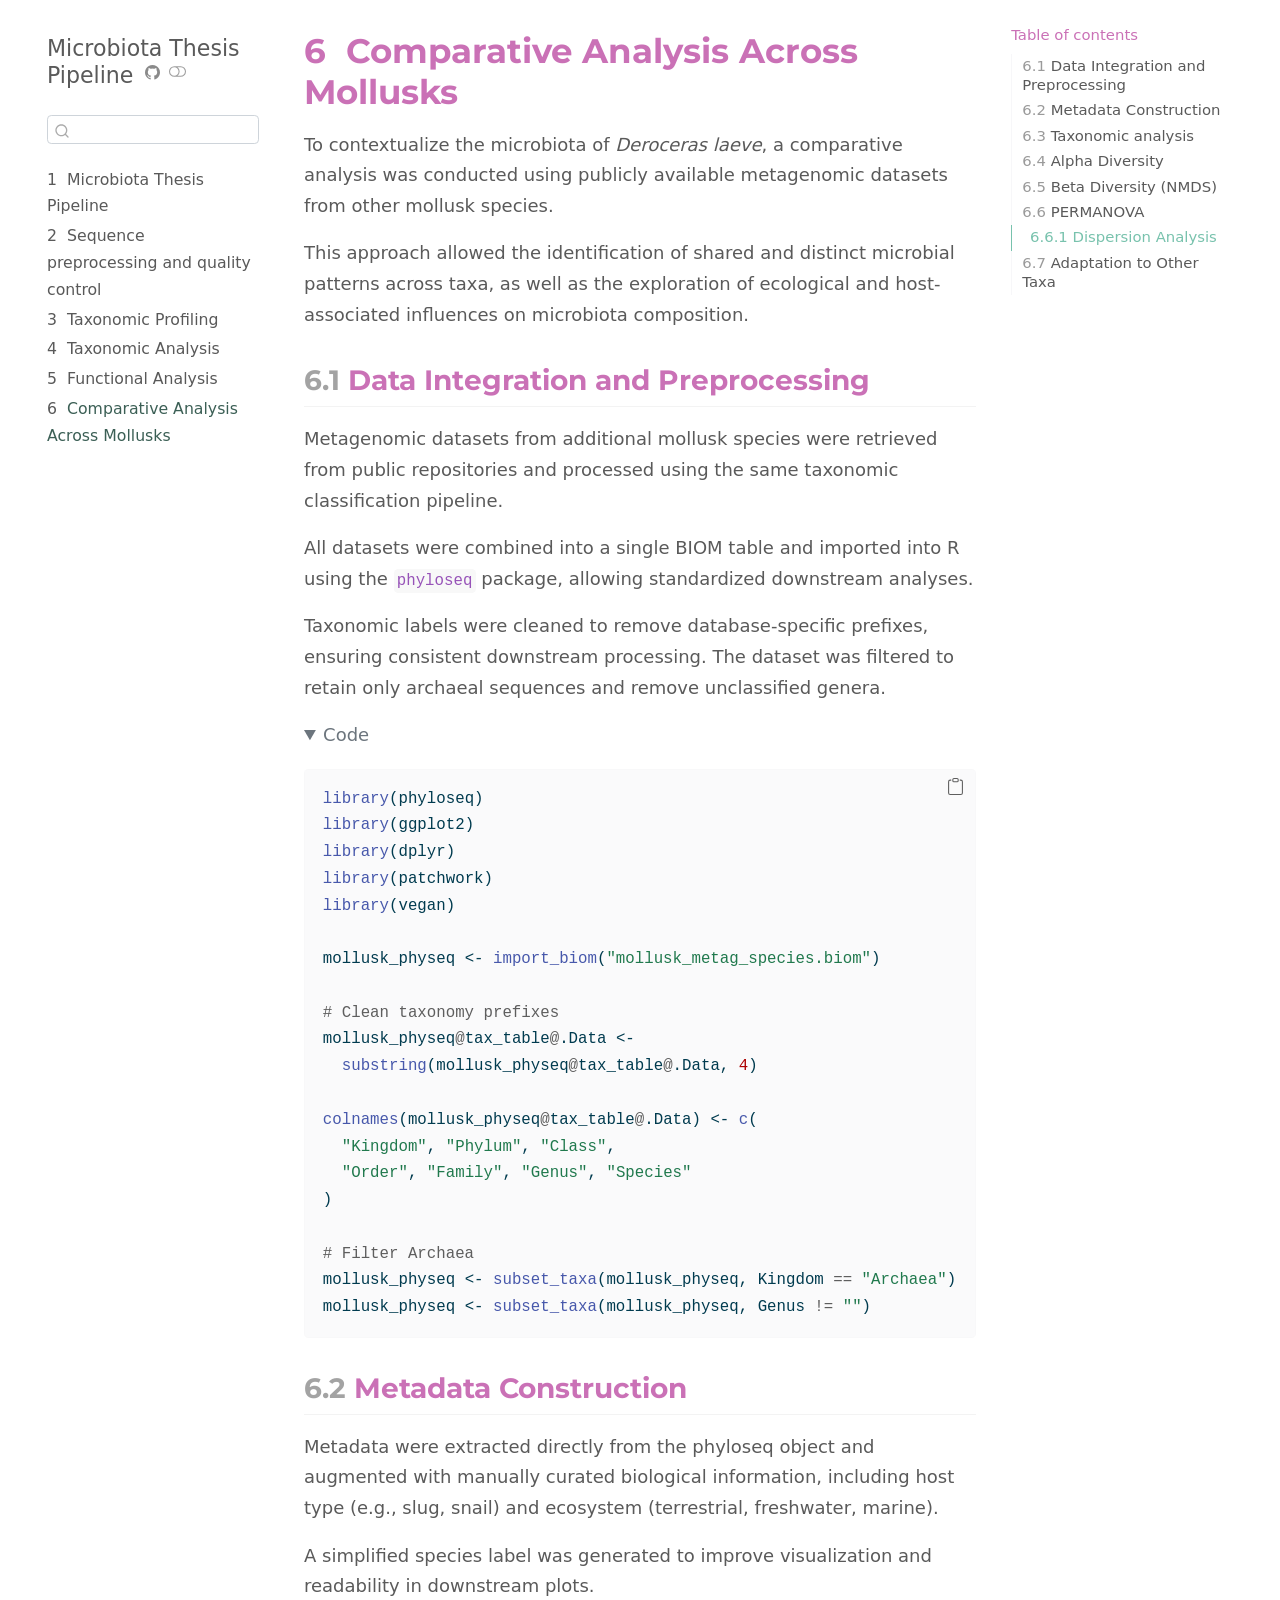
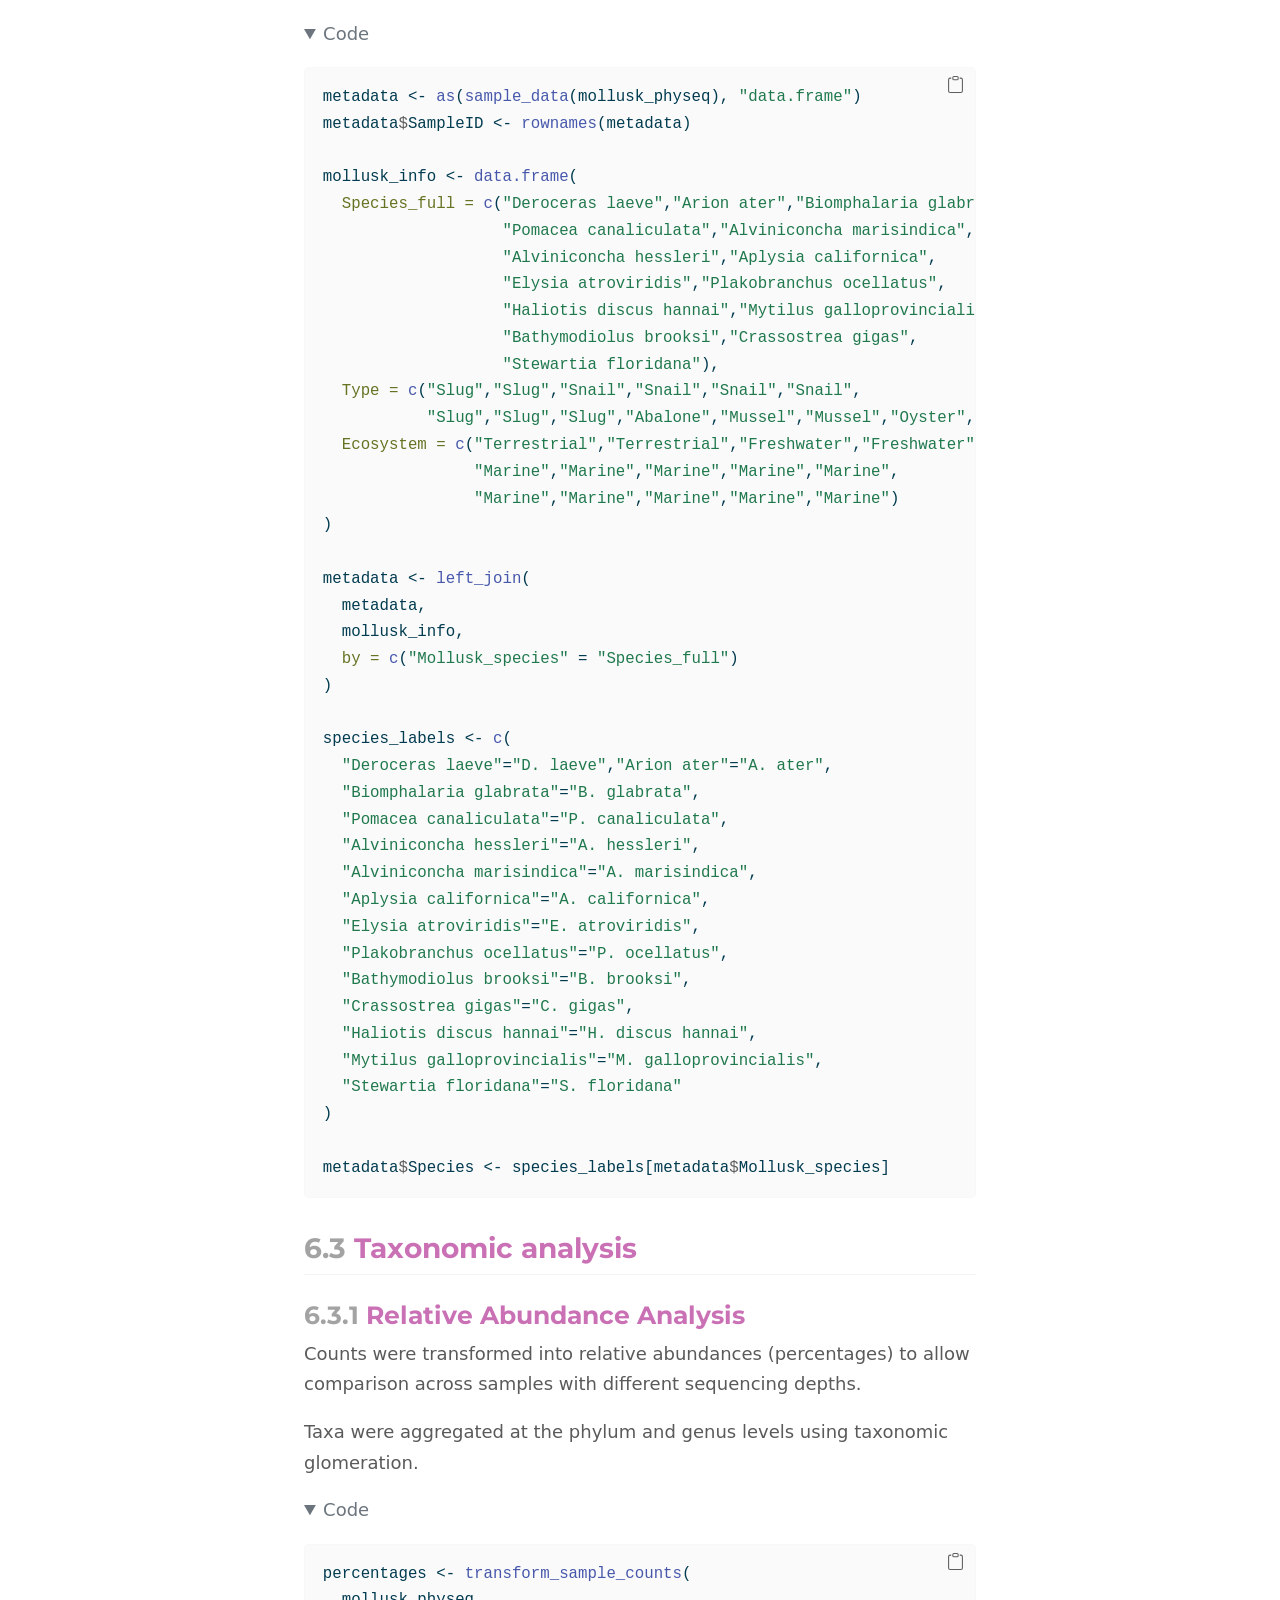
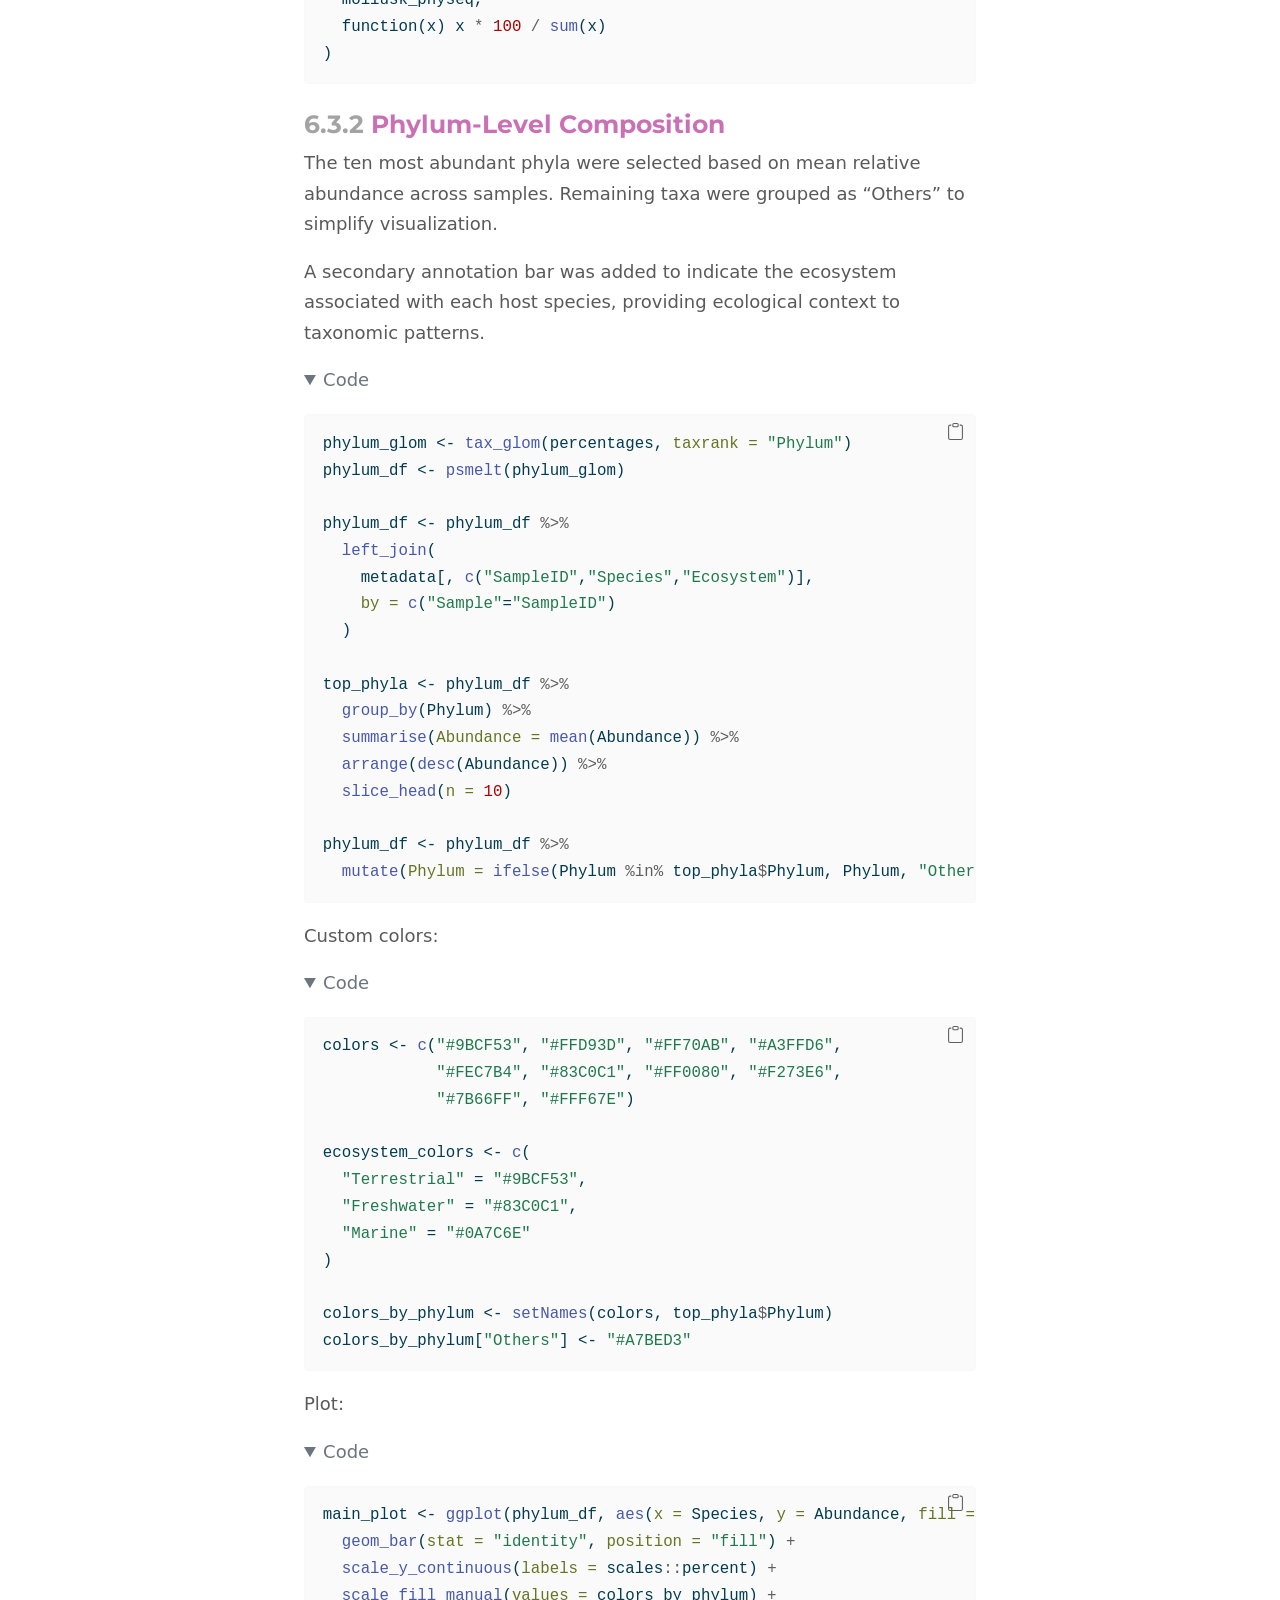
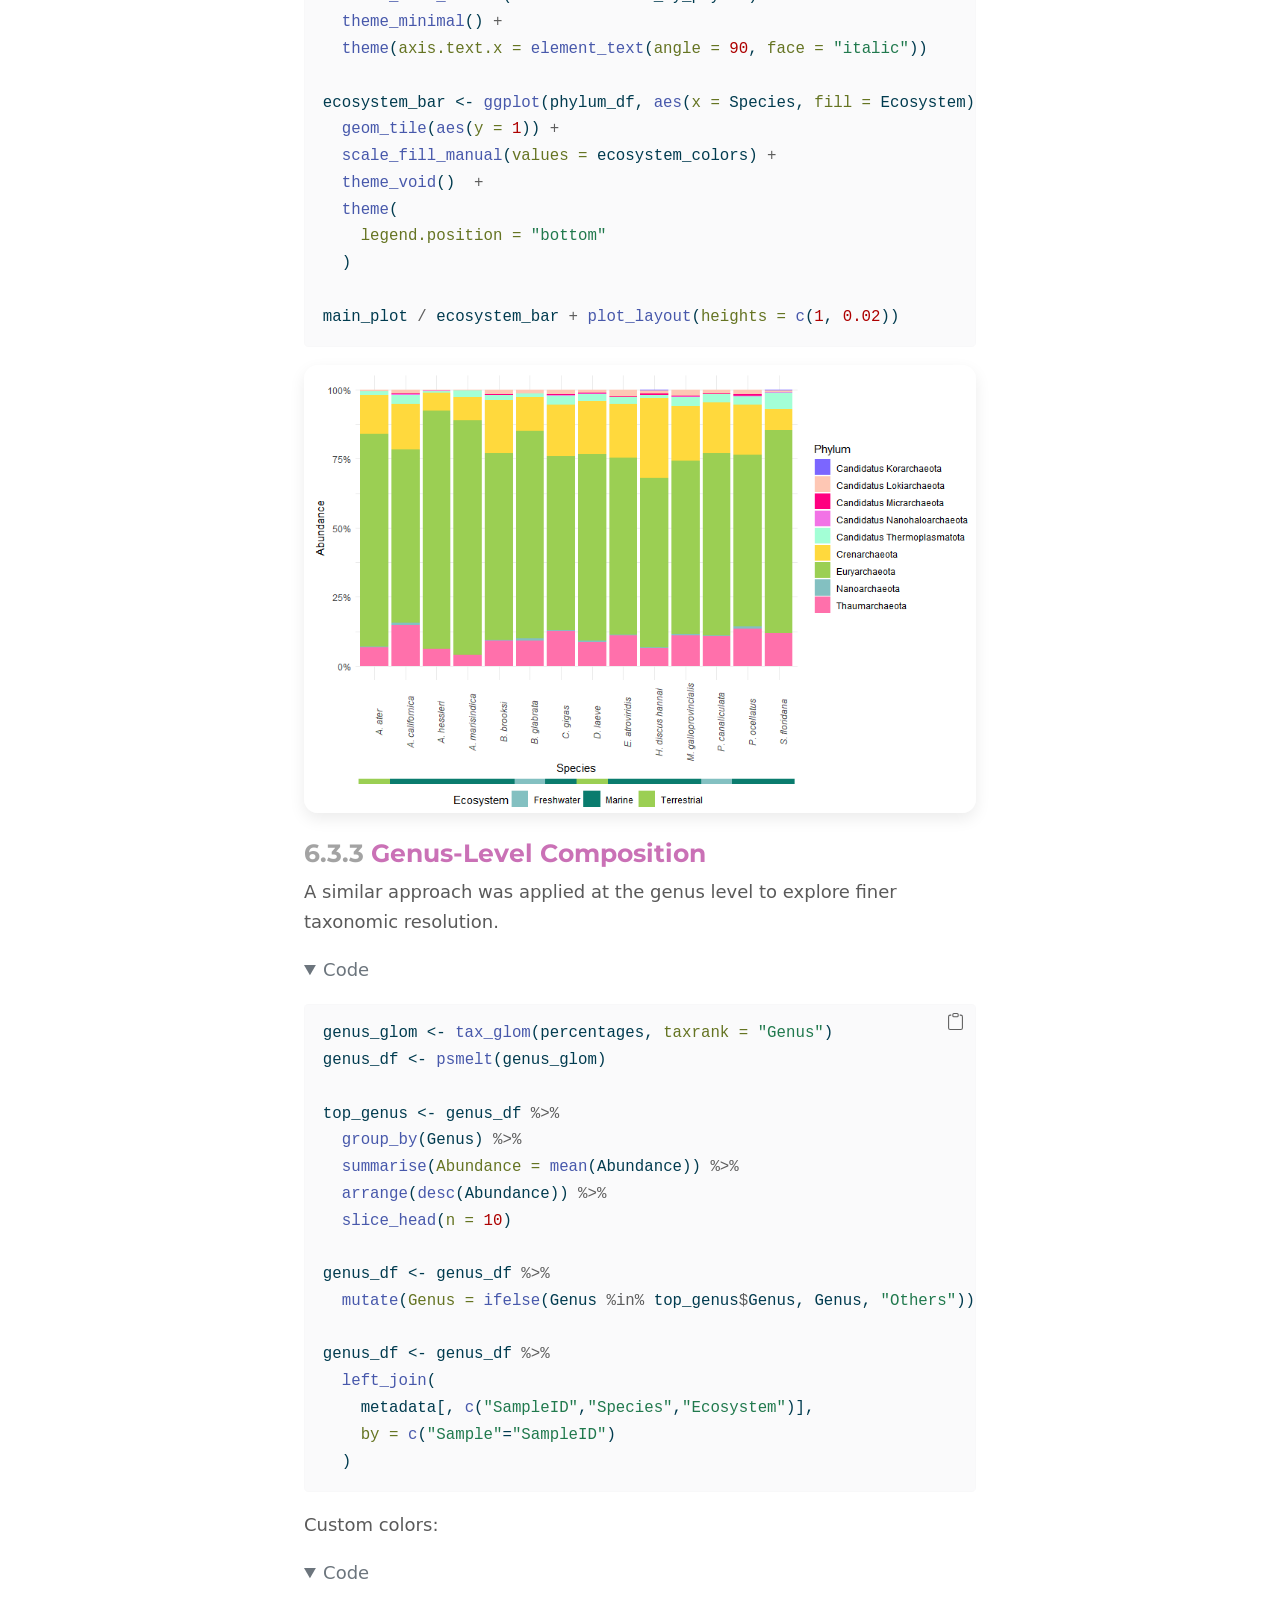
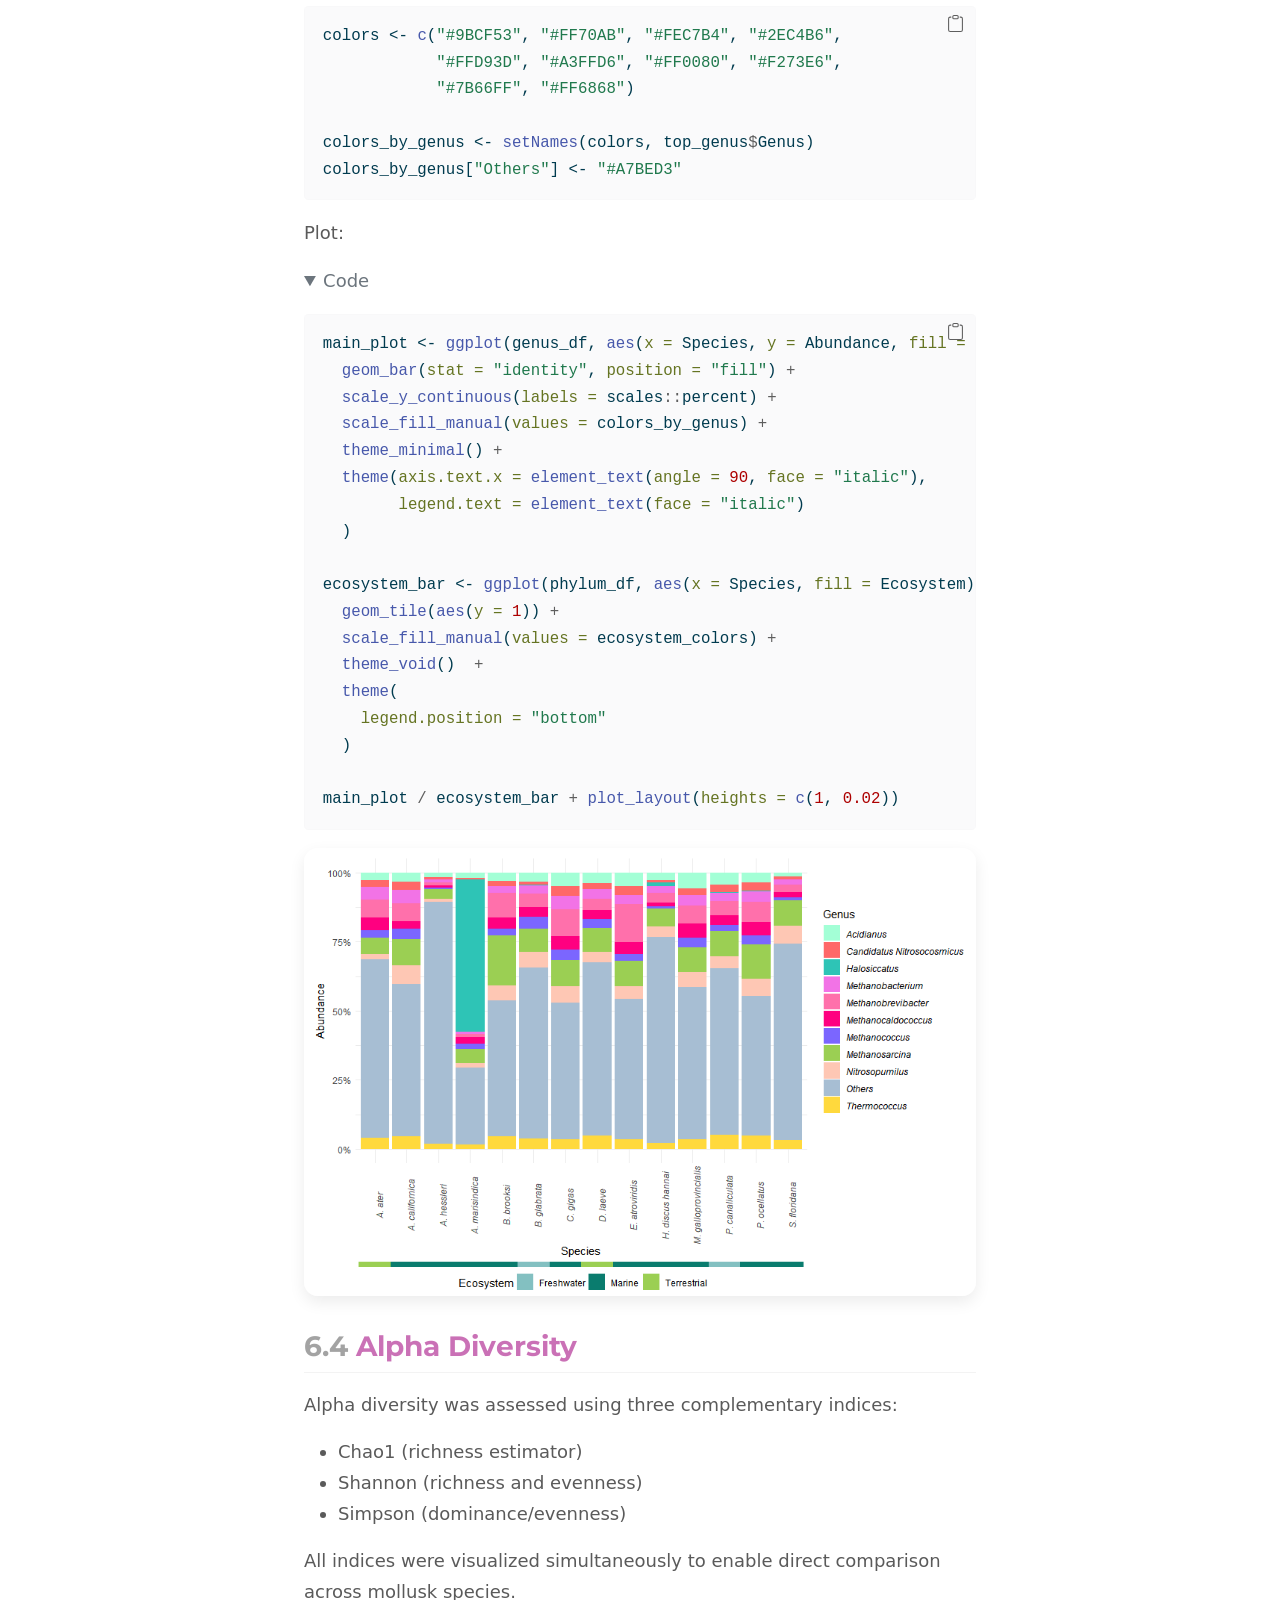
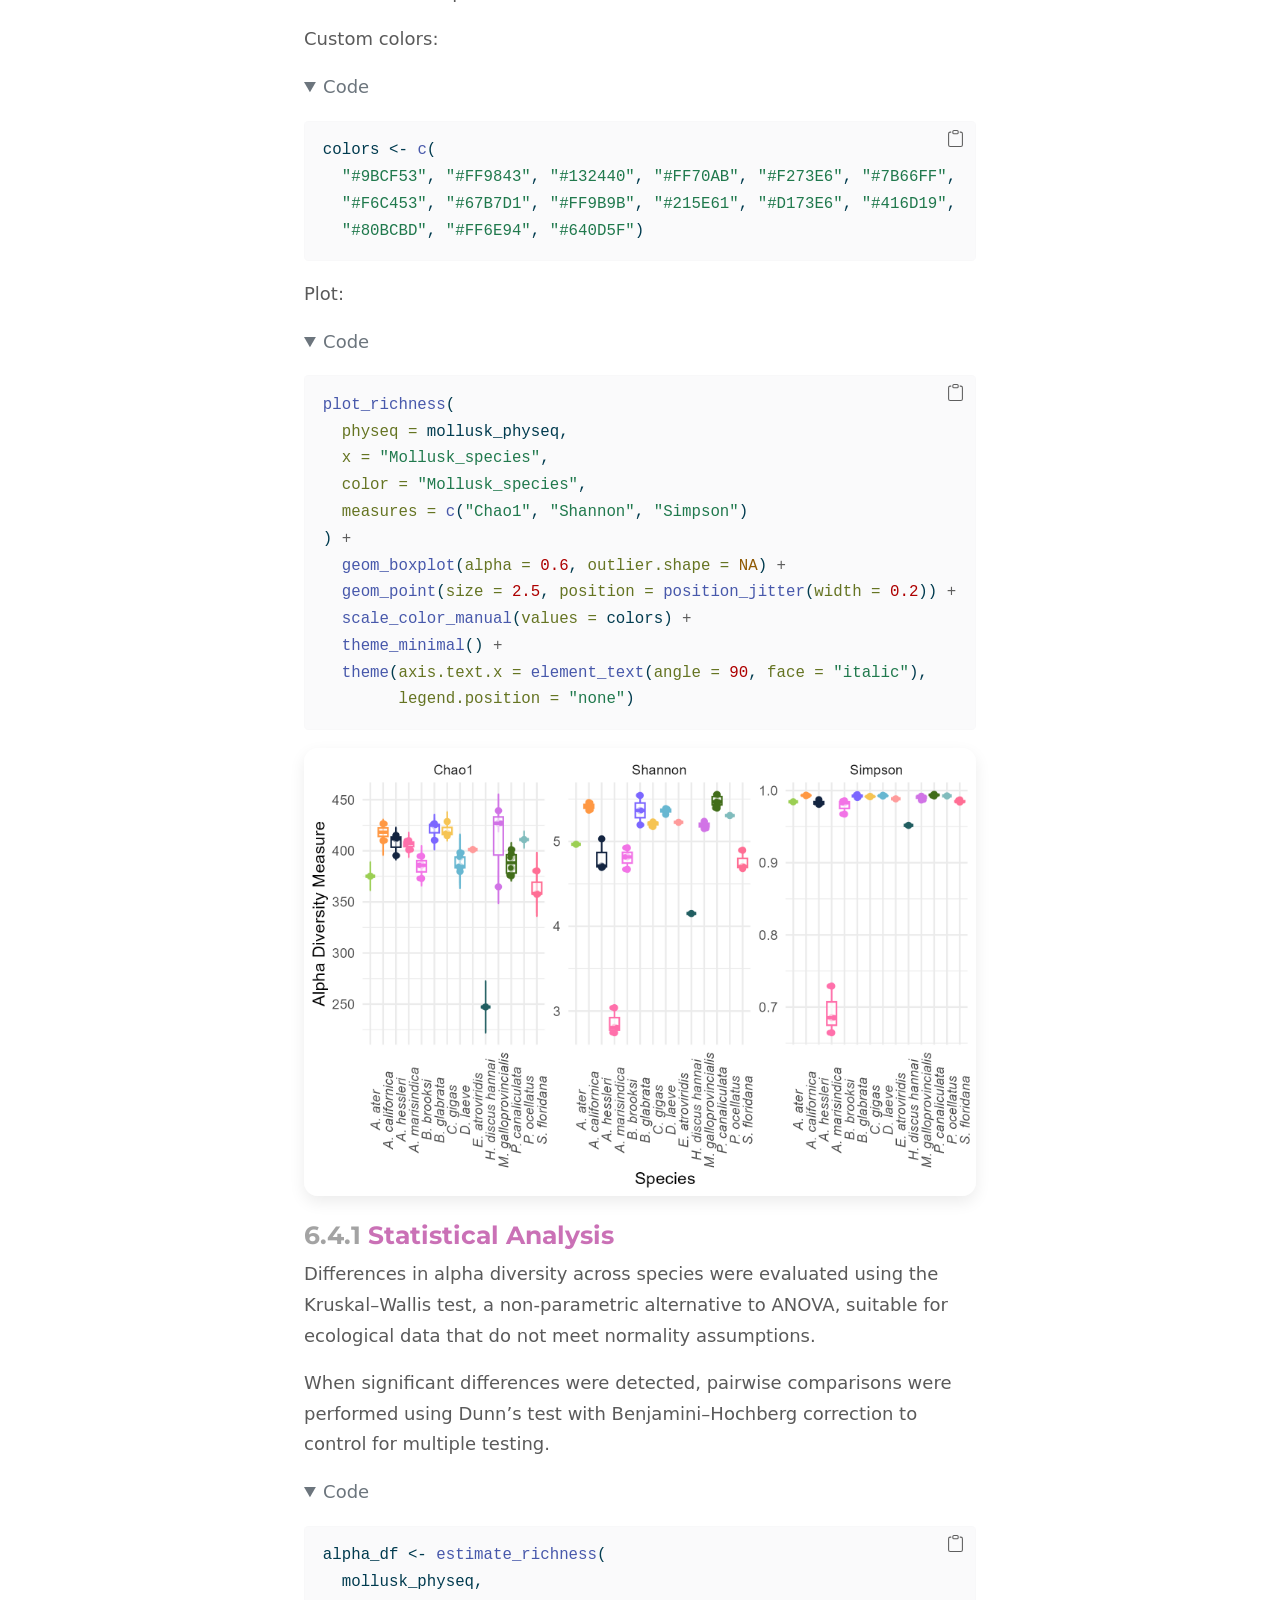
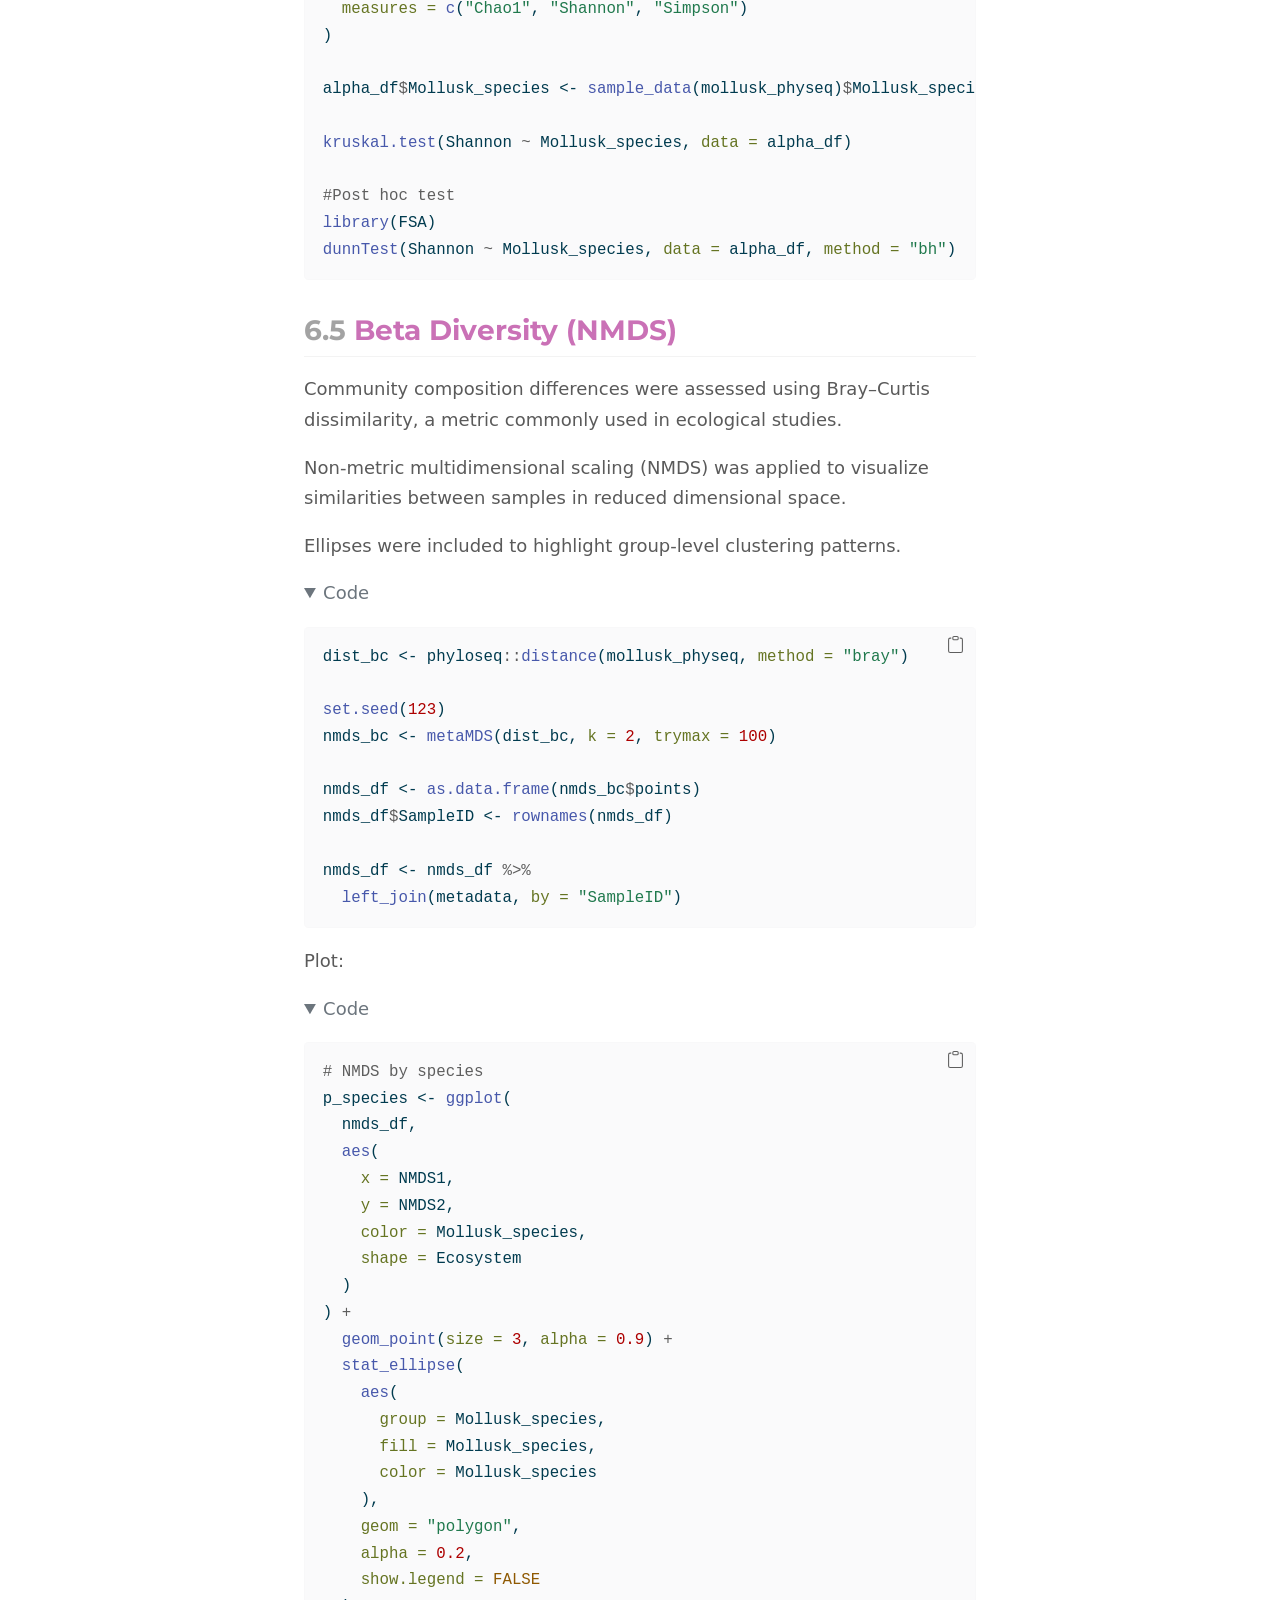
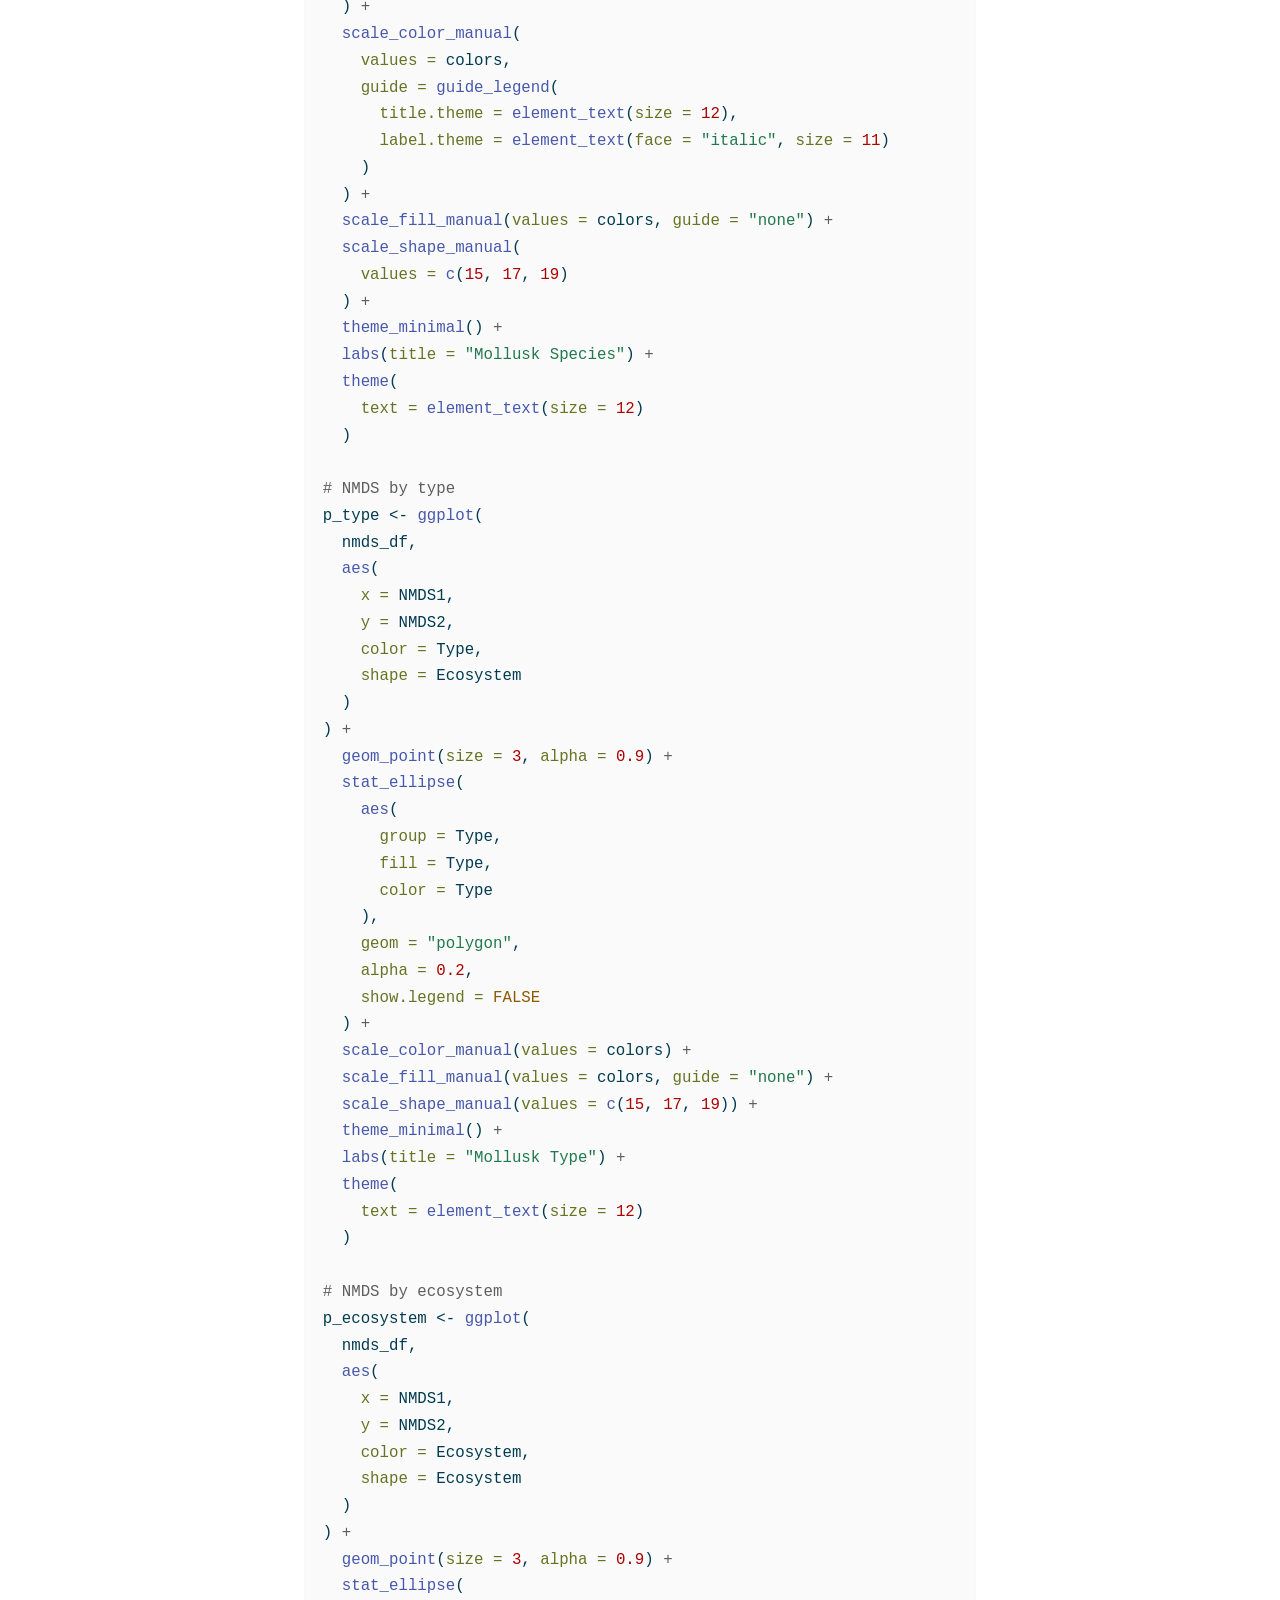
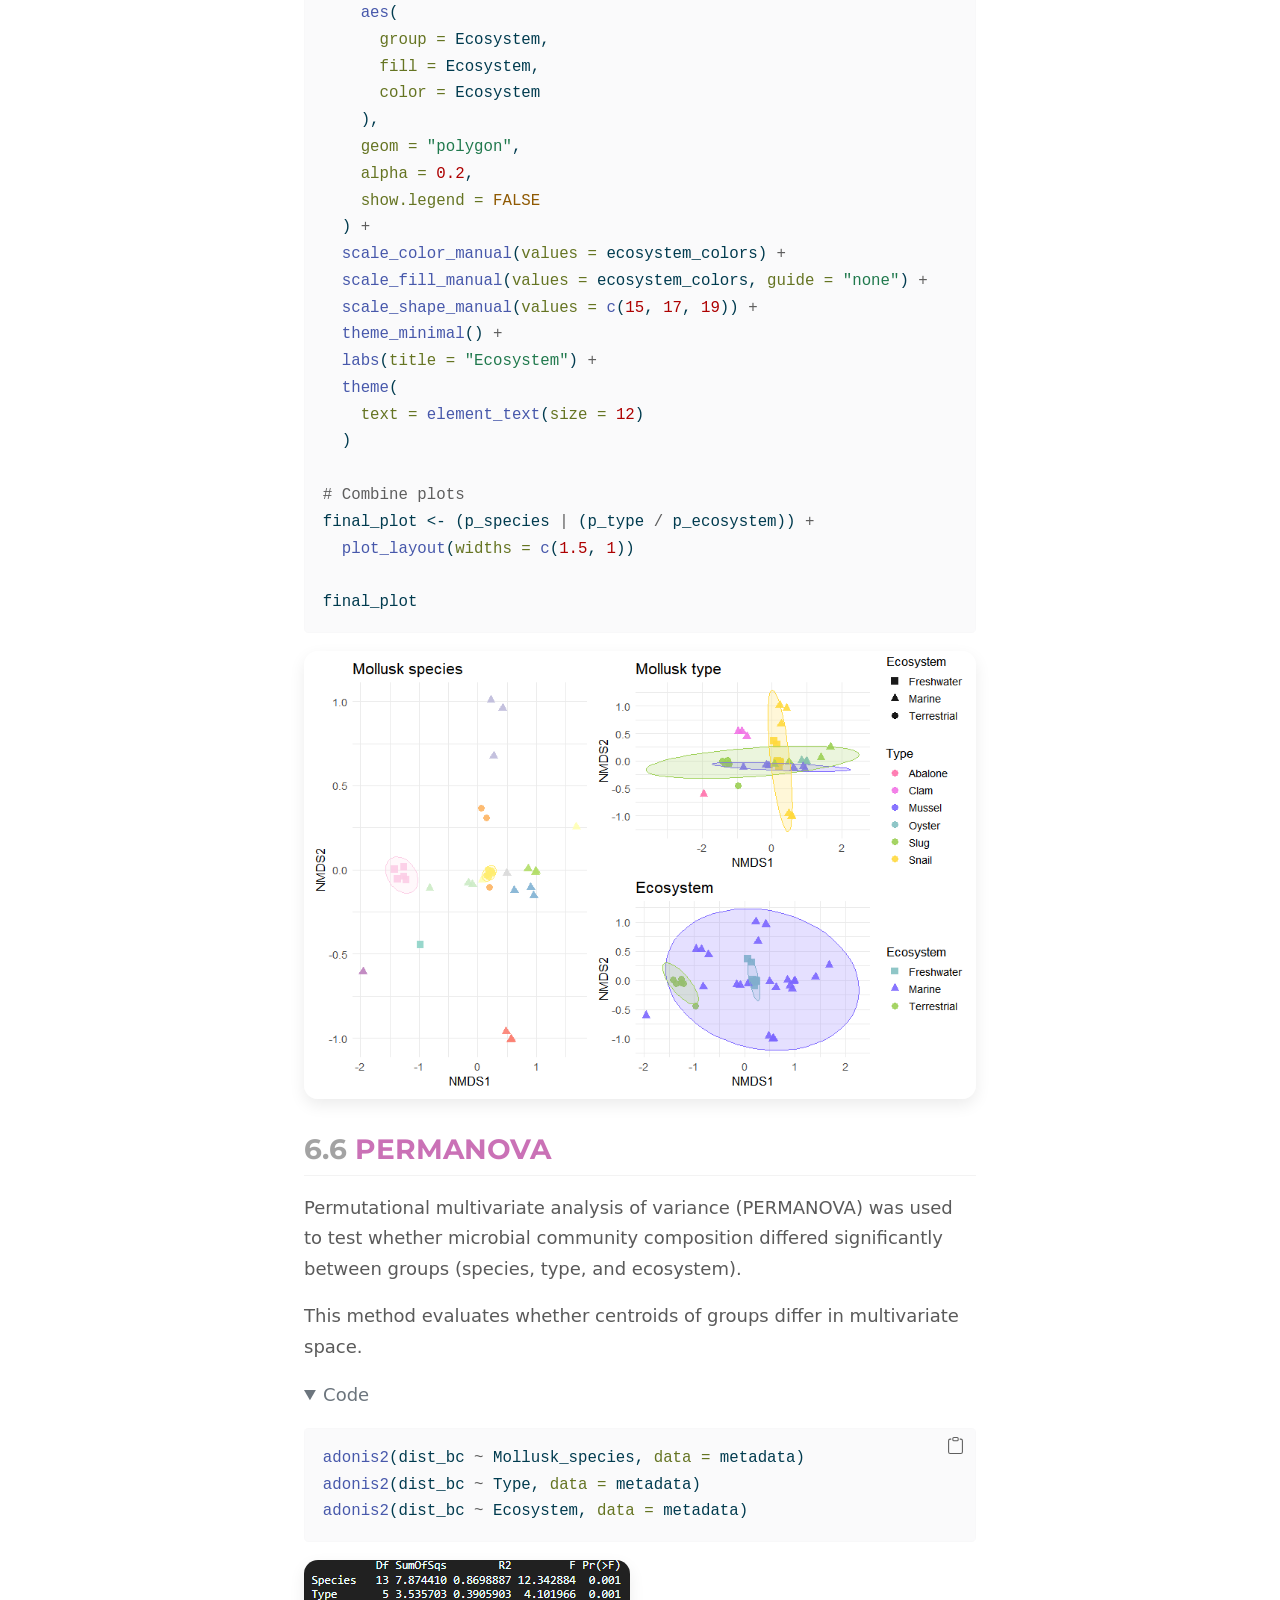
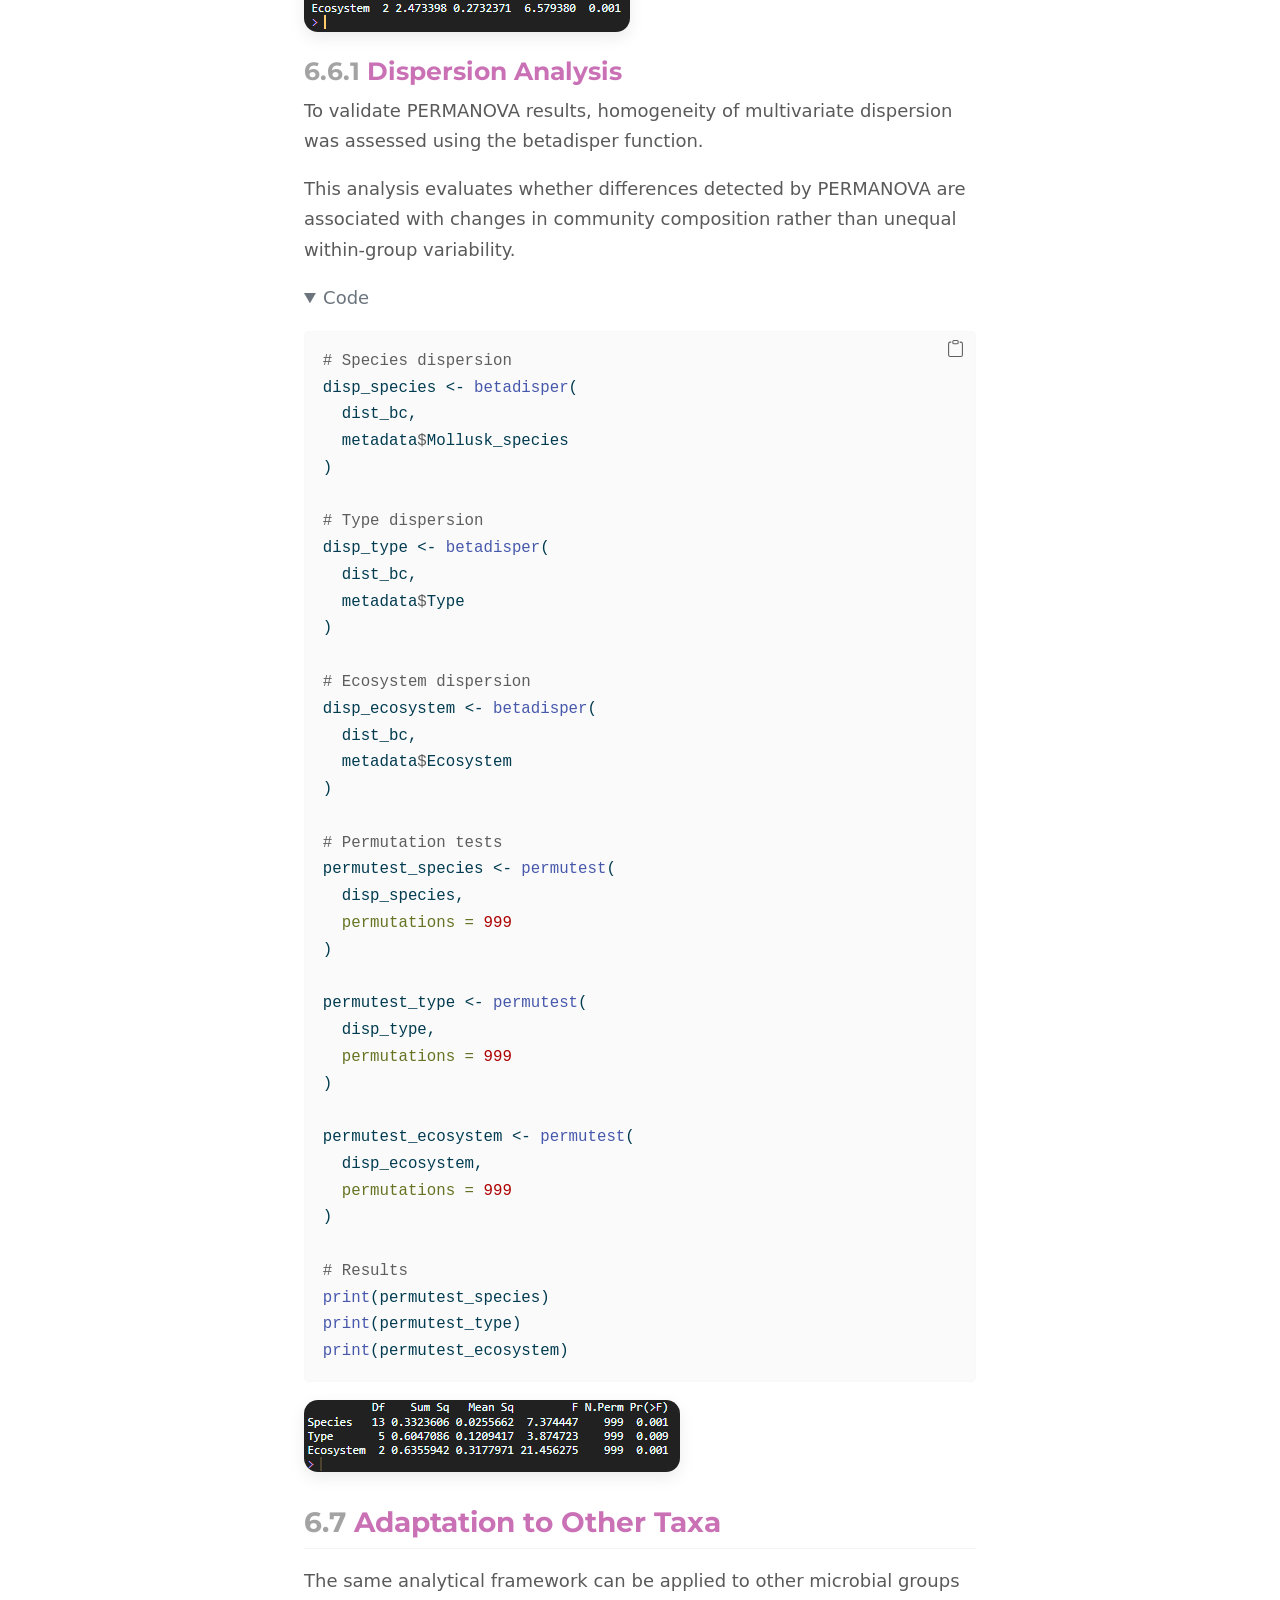
<file: docs/comparative_analysis.html>
<!DOCTYPE html>
<html xmlns="http://www.w3.org/1999/xhtml" lang="en" xml:lang="en"><head>

<meta charset="utf-8">
<meta name="generator" content="quarto-1.3.353">

<meta name="viewport" content="width=device-width, initial-scale=1.0, user-scalable=yes">


<title>Microbiota Thesis Pipeline - 6&nbsp; Comparative Analysis Across Mollusks</title>
<style>
code{white-space: pre-wrap;}
span.smallcaps{font-variant: small-caps;}
div.columns{display: flex; gap: min(4vw, 1.5em);}
div.column{flex: auto; overflow-x: auto;}
div.hanging-indent{margin-left: 1.5em; text-indent: -1.5em;}
ul.task-list{list-style: none;}
ul.task-list li input[type="checkbox"] {
  width: 0.8em;
  margin: 0 0.8em 0.2em -1em; /* quarto-specific, see https://github.com/quarto-dev/quarto-cli/issues/4556 */ 
  vertical-align: middle;
}
/* CSS for syntax highlighting */
pre > code.sourceCode { white-space: pre; position: relative; }
pre > code.sourceCode > span { display: inline-block; line-height: 1.25; }
pre > code.sourceCode > span:empty { height: 1.2em; }
.sourceCode { overflow: visible; }
code.sourceCode > span { color: inherit; text-decoration: inherit; }
div.sourceCode { margin: 1em 0; }
pre.sourceCode { margin: 0; }
@media screen {
div.sourceCode { overflow: auto; }
}
@media print {
pre > code.sourceCode { white-space: pre-wrap; }
pre > code.sourceCode > span { text-indent: -5em; padding-left: 5em; }
}
pre.numberSource code
  { counter-reset: source-line 0; }
pre.numberSource code > span
  { position: relative; left: -4em; counter-increment: source-line; }
pre.numberSource code > span > a:first-child::before
  { content: counter(source-line);
    position: relative; left: -1em; text-align: right; vertical-align: baseline;
    border: none; display: inline-block;
    -webkit-touch-callout: none; -webkit-user-select: none;
    -khtml-user-select: none; -moz-user-select: none;
    -ms-user-select: none; user-select: none;
    padding: 0 4px; width: 4em;
  }
pre.numberSource { margin-left: 3em;  padding-left: 4px; }
div.sourceCode
  {   }
@media screen {
pre > code.sourceCode > span > a:first-child::before { text-decoration: underline; }
}
</style>


<script src="site_libs/quarto-nav/quarto-nav.js"></script>
<script src="site_libs/quarto-nav/headroom.min.js"></script>
<script src="site_libs/clipboard/clipboard.min.js"></script>
<script src="site_libs/quarto-search/autocomplete.umd.js"></script>
<script src="site_libs/quarto-search/fuse.min.js"></script>
<script src="site_libs/quarto-search/quarto-search.js"></script>
<meta name="quarto:offset" content="./">
<link href="./functional_analysis.html" rel="prev">
<link href="./favicon.png" rel="icon" type="image/png">
<script src="site_libs/quarto-html/quarto.js"></script>
<script src="site_libs/quarto-html/popper.min.js"></script>
<script src="site_libs/quarto-html/tippy.umd.min.js"></script>
<script src="site_libs/quarto-html/anchor.min.js"></script>
<link href="site_libs/quarto-html/tippy.css" rel="stylesheet">
<link href="site_libs/quarto-html/quarto-syntax-highlighting.css" rel="stylesheet" class="quarto-color-scheme" id="quarto-text-highlighting-styles">
<link href="site_libs/quarto-html/quarto-syntax-highlighting-dark.css" rel="prefetch" class="quarto-color-scheme quarto-color-alternate" id="quarto-text-highlighting-styles">
<script src="site_libs/bootstrap/bootstrap.min.js"></script>
<link href="site_libs/bootstrap/bootstrap-icons.css" rel="stylesheet">
<link href="site_libs/bootstrap/bootstrap.min.css" rel="stylesheet" class="quarto-color-scheme" id="quarto-bootstrap" data-mode="light">
<link href="site_libs/bootstrap/bootstrap-dark.min.css" rel="prefetch" class="quarto-color-scheme quarto-color-alternate" id="quarto-bootstrap" data-mode="dark">
<script id="quarto-search-options" type="application/json">{
  "location": "sidebar",
  "copy-button": false,
  "collapse-after": 3,
  "panel-placement": "start",
  "type": "textbox",
  "limit": 20,
  "language": {
    "search-no-results-text": "No results",
    "search-matching-documents-text": "matching documents",
    "search-copy-link-title": "Copy link to search",
    "search-hide-matches-text": "Hide additional matches",
    "search-more-match-text": "more match in this document",
    "search-more-matches-text": "more matches in this document",
    "search-clear-button-title": "Clear",
    "search-detached-cancel-button-title": "Cancel",
    "search-submit-button-title": "Submit"
  }
}</script>
<style>html{ scroll-behavior: smooth; }</style>


<link rel="stylesheet" href="styles.css">
</head>

<body class="nav-sidebar floating">

<div id="quarto-search-results"></div>
  <header id="quarto-header" class="headroom fixed-top">
  <nav class="quarto-secondary-nav">
    <div class="container-fluid d-flex">
      <button type="button" class="quarto-btn-toggle btn" data-bs-toggle="collapse" data-bs-target="#quarto-sidebar,#quarto-sidebar-glass" aria-controls="quarto-sidebar" aria-expanded="false" aria-label="Toggle sidebar navigation" onclick="if (window.quartoToggleHeadroom) { window.quartoToggleHeadroom(); }">
        <i class="bi bi-layout-text-sidebar-reverse"></i>
      </button>
      <nav class="quarto-page-breadcrumbs" aria-label="breadcrumb"><ol class="breadcrumb"><li class="breadcrumb-item"><a href="./comparative_analysis.html"><span class="chapter-number">6</span>&nbsp; <span class="chapter-title">Comparative Analysis Across Mollusks</span></a></li></ol></nav>
      <a class="flex-grow-1" role="button" data-bs-toggle="collapse" data-bs-target="#quarto-sidebar,#quarto-sidebar-glass" aria-controls="quarto-sidebar" aria-expanded="false" aria-label="Toggle sidebar navigation" onclick="if (window.quartoToggleHeadroom) { window.quartoToggleHeadroom(); }">      
      </a>
      <button type="button" class="btn quarto-search-button" aria-label="Search" onclick="window.quartoOpenSearch();">
        <i class="bi bi-search"></i>
      </button>
    </div>
  </nav>
</header>
<!-- content -->
<div id="quarto-content" class="quarto-container page-columns page-rows-contents page-layout-article">
<!-- sidebar -->
  <nav id="quarto-sidebar" class="sidebar collapse collapse-horizontal sidebar-navigation floating overflow-auto">
    <div class="pt-lg-2 mt-2 text-left sidebar-header">
    <div class="sidebar-title mb-0 py-0">
      <a href="./">Microbiota Thesis Pipeline</a> 
        <div class="sidebar-tools-main">
    <a href="https://github.com/Mayfm/Microbiota-thesis-pipeline" title="Source Code" class="quarto-navigation-tool px-1" aria-label="Source Code"><i class="bi bi-github"></i></a>
  <a href="" class="quarto-color-scheme-toggle quarto-navigation-tool  px-1" onclick="window.quartoToggleColorScheme(); return false;" title="Toggle dark mode"><i class="bi"></i></a>
</div>
    </div>
      </div>
        <div class="mt-2 flex-shrink-0 align-items-center">
        <div class="sidebar-search">
        <div id="quarto-search" class="" title="Search"></div>
        </div>
        </div>
    <div class="sidebar-menu-container"> 
    <ul class="list-unstyled mt-1">
        <li class="sidebar-item">
  <div class="sidebar-item-container"> 
  <a href="./index.html" class="sidebar-item-text sidebar-link">
 <span class="menu-text"><span class="chapter-number">1</span>&nbsp; <span class="chapter-title">Microbiota Thesis Pipeline</span></span></a>
  </div>
</li>
        <li class="sidebar-item">
  <div class="sidebar-item-container"> 
  <a href="./preprocessing.html" class="sidebar-item-text sidebar-link">
 <span class="menu-text"><span class="chapter-number">2</span>&nbsp; <span class="chapter-title">Sequence preprocessing and quality control</span></span></a>
  </div>
</li>
        <li class="sidebar-item">
  <div class="sidebar-item-container"> 
  <a href="./taxonomic_profiling.html" class="sidebar-item-text sidebar-link">
 <span class="menu-text"><span class="chapter-number">3</span>&nbsp; <span class="chapter-title">Taxonomic Profiling</span></span></a>
  </div>
</li>
        <li class="sidebar-item">
  <div class="sidebar-item-container"> 
  <a href="./taxonomic_analysis.html" class="sidebar-item-text sidebar-link">
 <span class="menu-text"><span class="chapter-number">4</span>&nbsp; <span class="chapter-title">Taxonomic Analysis</span></span></a>
  </div>
</li>
        <li class="sidebar-item">
  <div class="sidebar-item-container"> 
  <a href="./functional_analysis.html" class="sidebar-item-text sidebar-link">
 <span class="menu-text"><span class="chapter-number">5</span>&nbsp; <span class="chapter-title">Functional Analysis</span></span></a>
  </div>
</li>
        <li class="sidebar-item">
  <div class="sidebar-item-container"> 
  <a href="./comparative_analysis.html" class="sidebar-item-text sidebar-link active">
 <span class="menu-text"><span class="chapter-number">6</span>&nbsp; <span class="chapter-title">Comparative Analysis Across Mollusks</span></span></a>
  </div>
</li>
    </ul>
    </div>
</nav>
<div id="quarto-sidebar-glass" data-bs-toggle="collapse" data-bs-target="#quarto-sidebar,#quarto-sidebar-glass"></div>
<!-- margin-sidebar -->
    <div id="quarto-margin-sidebar" class="sidebar margin-sidebar">
        <nav id="TOC" role="doc-toc" class="toc-active">
    <h2 id="toc-title">Table of contents</h2>
   
  <ul>
  <li><a href="#data-integration-and-preprocessing" id="toc-data-integration-and-preprocessing" class="nav-link active" data-scroll-target="#data-integration-and-preprocessing"><span class="header-section-number">6.1</span> Data Integration and Preprocessing</a></li>
  <li><a href="#metadata-construction" id="toc-metadata-construction" class="nav-link" data-scroll-target="#metadata-construction"><span class="header-section-number">6.2</span> Metadata Construction</a></li>
  <li><a href="#taxonomic-analysis" id="toc-taxonomic-analysis" class="nav-link" data-scroll-target="#taxonomic-analysis"><span class="header-section-number">6.3</span> Taxonomic analysis</a>
  <ul>
  <li><a href="#relative-abundance-analysis" id="toc-relative-abundance-analysis" class="nav-link" data-scroll-target="#relative-abundance-analysis"><span class="header-section-number">6.3.1</span> Relative Abundance Analysis</a></li>
  <li><a href="#phylum-level-composition" id="toc-phylum-level-composition" class="nav-link" data-scroll-target="#phylum-level-composition"><span class="header-section-number">6.3.2</span> Phylum-Level Composition</a></li>
  <li><a href="#genus-level-composition" id="toc-genus-level-composition" class="nav-link" data-scroll-target="#genus-level-composition"><span class="header-section-number">6.3.3</span> Genus-Level Composition</a></li>
  </ul></li>
  <li><a href="#alpha-diversity" id="toc-alpha-diversity" class="nav-link" data-scroll-target="#alpha-diversity"><span class="header-section-number">6.4</span> Alpha Diversity</a>
  <ul>
  <li><a href="#statistical-analysis" id="toc-statistical-analysis" class="nav-link" data-scroll-target="#statistical-analysis"><span class="header-section-number">6.4.1</span> Statistical Analysis</a></li>
  </ul></li>
  <li><a href="#beta-diversity-nmds" id="toc-beta-diversity-nmds" class="nav-link" data-scroll-target="#beta-diversity-nmds"><span class="header-section-number">6.5</span> Beta Diversity (NMDS)</a></li>
  <li><a href="#permanova" id="toc-permanova" class="nav-link" data-scroll-target="#permanova"><span class="header-section-number">6.6</span> PERMANOVA</a>
  <ul>
  <li><a href="#dispersion-analysis" id="toc-dispersion-analysis" class="nav-link" data-scroll-target="#dispersion-analysis"><span class="header-section-number">6.6.1</span> Dispersion Analysis</a></li>
  </ul></li>
  <li><a href="#adaptation-to-other-taxa" id="toc-adaptation-to-other-taxa" class="nav-link" data-scroll-target="#adaptation-to-other-taxa"><span class="header-section-number">6.7</span> Adaptation to Other Taxa</a></li>
  </ul>
</nav>
    </div>
<!-- main -->
<main class="content" id="quarto-document-content">

<header id="title-block-header" class="quarto-title-block default">
<div class="quarto-title">
<h1 class="title"><span class="chapter-number">6</span>&nbsp; <span class="chapter-title">Comparative Analysis Across Mollusks</span></h1>
</div>



<div class="quarto-title-meta">

    
  
    
  </div>
  

</header>

<p>To contextualize the microbiota of <em>Deroceras laeve</em>, a comparative analysis was conducted using publicly available metagenomic datasets from other mollusk species.</p>
<p>This approach allowed the identification of shared and distinct microbial patterns across taxa, as well as the exploration of ecological and host-associated influences on microbiota composition.</p>
<section id="data-integration-and-preprocessing" class="level2" data-number="6.1">
<h2 data-number="6.1" class="anchored" data-anchor-id="data-integration-and-preprocessing"><span class="header-section-number">6.1</span> Data Integration and Preprocessing</h2>
<p>Metagenomic datasets from additional mollusk species were retrieved from public repositories and processed using the same taxonomic classification pipeline.</p>
<p>All datasets were combined into a single BIOM table and imported into R using the <code>phyloseq</code> package, allowing standardized downstream analyses.</p>
<p>Taxonomic labels were cleaned to remove database-specific prefixes, ensuring consistent downstream processing. The dataset was filtered to retain only archaeal sequences and remove unclassified genera.</p>
<div class="cell">
<details open="">
<summary>Code</summary>
<div class="sourceCode cell-code" id="cb1"><pre class="sourceCode r code-with-copy"><code class="sourceCode r"><span id="cb1-1"><a href="#cb1-1" aria-hidden="true" tabindex="-1"></a><span class="fu">library</span>(phyloseq)</span>
<span id="cb1-2"><a href="#cb1-2" aria-hidden="true" tabindex="-1"></a><span class="fu">library</span>(ggplot2)</span>
<span id="cb1-3"><a href="#cb1-3" aria-hidden="true" tabindex="-1"></a><span class="fu">library</span>(dplyr)</span>
<span id="cb1-4"><a href="#cb1-4" aria-hidden="true" tabindex="-1"></a><span class="fu">library</span>(patchwork)</span>
<span id="cb1-5"><a href="#cb1-5" aria-hidden="true" tabindex="-1"></a><span class="fu">library</span>(vegan)</span>
<span id="cb1-6"><a href="#cb1-6" aria-hidden="true" tabindex="-1"></a></span>
<span id="cb1-7"><a href="#cb1-7" aria-hidden="true" tabindex="-1"></a>mollusk_physeq <span class="ot">&lt;-</span> <span class="fu">import_biom</span>(<span class="st">"mollusk_metag_species.biom"</span>)</span>
<span id="cb1-8"><a href="#cb1-8" aria-hidden="true" tabindex="-1"></a></span>
<span id="cb1-9"><a href="#cb1-9" aria-hidden="true" tabindex="-1"></a><span class="co"># Clean taxonomy prefixes</span></span>
<span id="cb1-10"><a href="#cb1-10" aria-hidden="true" tabindex="-1"></a>mollusk_physeq<span class="sc">@</span>tax_table<span class="sc">@</span>.Data <span class="ot">&lt;-</span></span>
<span id="cb1-11"><a href="#cb1-11" aria-hidden="true" tabindex="-1"></a>  <span class="fu">substring</span>(mollusk_physeq<span class="sc">@</span>tax_table<span class="sc">@</span>.Data, <span class="dv">4</span>)</span>
<span id="cb1-12"><a href="#cb1-12" aria-hidden="true" tabindex="-1"></a></span>
<span id="cb1-13"><a href="#cb1-13" aria-hidden="true" tabindex="-1"></a><span class="fu">colnames</span>(mollusk_physeq<span class="sc">@</span>tax_table<span class="sc">@</span>.Data) <span class="ot">&lt;-</span> <span class="fu">c</span>(</span>
<span id="cb1-14"><a href="#cb1-14" aria-hidden="true" tabindex="-1"></a>  <span class="st">"Kingdom"</span>, <span class="st">"Phylum"</span>, <span class="st">"Class"</span>,</span>
<span id="cb1-15"><a href="#cb1-15" aria-hidden="true" tabindex="-1"></a>  <span class="st">"Order"</span>, <span class="st">"Family"</span>, <span class="st">"Genus"</span>, <span class="st">"Species"</span></span>
<span id="cb1-16"><a href="#cb1-16" aria-hidden="true" tabindex="-1"></a>)</span>
<span id="cb1-17"><a href="#cb1-17" aria-hidden="true" tabindex="-1"></a></span>
<span id="cb1-18"><a href="#cb1-18" aria-hidden="true" tabindex="-1"></a><span class="co"># Filter Archaea</span></span>
<span id="cb1-19"><a href="#cb1-19" aria-hidden="true" tabindex="-1"></a>mollusk_physeq <span class="ot">&lt;-</span> <span class="fu">subset_taxa</span>(mollusk_physeq, Kingdom <span class="sc">==</span> <span class="st">"Archaea"</span>)</span>
<span id="cb1-20"><a href="#cb1-20" aria-hidden="true" tabindex="-1"></a>mollusk_physeq <span class="ot">&lt;-</span> <span class="fu">subset_taxa</span>(mollusk_physeq, Genus <span class="sc">!=</span> <span class="st">""</span>)</span></code><button title="Copy to Clipboard" class="code-copy-button"><i class="bi"></i></button></pre></div>
</details>
</div>
</section>
<section id="metadata-construction" class="level2" data-number="6.2">
<h2 data-number="6.2" class="anchored" data-anchor-id="metadata-construction"><span class="header-section-number">6.2</span> Metadata Construction</h2>
<p>Metadata were extracted directly from the phyloseq object and augmented with manually curated biological information, including host type (e.g., slug, snail) and ecosystem (terrestrial, freshwater, marine).</p>
<p>A simplified species label was generated to improve visualization and readability in downstream plots.</p>
<div class="cell">
<details open="">
<summary>Code</summary>
<div class="sourceCode cell-code" id="cb2"><pre class="sourceCode r code-with-copy"><code class="sourceCode r"><span id="cb2-1"><a href="#cb2-1" aria-hidden="true" tabindex="-1"></a>metadata <span class="ot">&lt;-</span> <span class="fu">as</span>(<span class="fu">sample_data</span>(mollusk_physeq), <span class="st">"data.frame"</span>)</span>
<span id="cb2-2"><a href="#cb2-2" aria-hidden="true" tabindex="-1"></a>metadata<span class="sc">$</span>SampleID <span class="ot">&lt;-</span> <span class="fu">rownames</span>(metadata)</span>
<span id="cb2-3"><a href="#cb2-3" aria-hidden="true" tabindex="-1"></a></span>
<span id="cb2-4"><a href="#cb2-4" aria-hidden="true" tabindex="-1"></a>mollusk_info <span class="ot">&lt;-</span> <span class="fu">data.frame</span>(</span>
<span id="cb2-5"><a href="#cb2-5" aria-hidden="true" tabindex="-1"></a>  <span class="at">Species_full =</span> <span class="fu">c</span>(<span class="st">"Deroceras laeve"</span>,<span class="st">"Arion ater"</span>,<span class="st">"Biomphalaria glabrata"</span>,</span>
<span id="cb2-6"><a href="#cb2-6" aria-hidden="true" tabindex="-1"></a>                   <span class="st">"Pomacea canaliculata"</span>,<span class="st">"Alviniconcha marisindica"</span>,</span>
<span id="cb2-7"><a href="#cb2-7" aria-hidden="true" tabindex="-1"></a>                   <span class="st">"Alviniconcha hessleri"</span>,<span class="st">"Aplysia californica"</span>,</span>
<span id="cb2-8"><a href="#cb2-8" aria-hidden="true" tabindex="-1"></a>                   <span class="st">"Elysia atroviridis"</span>,<span class="st">"Plakobranchus ocellatus"</span>,</span>
<span id="cb2-9"><a href="#cb2-9" aria-hidden="true" tabindex="-1"></a>                   <span class="st">"Haliotis discus hannai"</span>,<span class="st">"Mytilus galloprovincialis"</span>,</span>
<span id="cb2-10"><a href="#cb2-10" aria-hidden="true" tabindex="-1"></a>                   <span class="st">"Bathymodiolus brooksi"</span>,<span class="st">"Crassostrea gigas"</span>,</span>
<span id="cb2-11"><a href="#cb2-11" aria-hidden="true" tabindex="-1"></a>                   <span class="st">"Stewartia floridana"</span>),</span>
<span id="cb2-12"><a href="#cb2-12" aria-hidden="true" tabindex="-1"></a>  <span class="at">Type =</span> <span class="fu">c</span>(<span class="st">"Slug"</span>,<span class="st">"Slug"</span>,<span class="st">"Snail"</span>,<span class="st">"Snail"</span>,<span class="st">"Snail"</span>,<span class="st">"Snail"</span>,</span>
<span id="cb2-13"><a href="#cb2-13" aria-hidden="true" tabindex="-1"></a>           <span class="st">"Slug"</span>,<span class="st">"Slug"</span>,<span class="st">"Slug"</span>,<span class="st">"Abalone"</span>,<span class="st">"Mussel"</span>,<span class="st">"Mussel"</span>,<span class="st">"Oyster"</span>,<span class="st">"Clam"</span>),</span>
<span id="cb2-14"><a href="#cb2-14" aria-hidden="true" tabindex="-1"></a>  <span class="at">Ecosystem =</span> <span class="fu">c</span>(<span class="st">"Terrestrial"</span>,<span class="st">"Terrestrial"</span>,<span class="st">"Freshwater"</span>,<span class="st">"Freshwater"</span>,</span>
<span id="cb2-15"><a href="#cb2-15" aria-hidden="true" tabindex="-1"></a>                <span class="st">"Marine"</span>,<span class="st">"Marine"</span>,<span class="st">"Marine"</span>,<span class="st">"Marine"</span>,<span class="st">"Marine"</span>,</span>
<span id="cb2-16"><a href="#cb2-16" aria-hidden="true" tabindex="-1"></a>                <span class="st">"Marine"</span>,<span class="st">"Marine"</span>,<span class="st">"Marine"</span>,<span class="st">"Marine"</span>,<span class="st">"Marine"</span>)</span>
<span id="cb2-17"><a href="#cb2-17" aria-hidden="true" tabindex="-1"></a>)</span>
<span id="cb2-18"><a href="#cb2-18" aria-hidden="true" tabindex="-1"></a></span>
<span id="cb2-19"><a href="#cb2-19" aria-hidden="true" tabindex="-1"></a>metadata <span class="ot">&lt;-</span> <span class="fu">left_join</span>(</span>
<span id="cb2-20"><a href="#cb2-20" aria-hidden="true" tabindex="-1"></a>  metadata,</span>
<span id="cb2-21"><a href="#cb2-21" aria-hidden="true" tabindex="-1"></a>  mollusk_info,</span>
<span id="cb2-22"><a href="#cb2-22" aria-hidden="true" tabindex="-1"></a>  <span class="at">by =</span> <span class="fu">c</span>(<span class="st">"Mollusk_species"</span> <span class="ot">=</span> <span class="st">"Species_full"</span>)</span>
<span id="cb2-23"><a href="#cb2-23" aria-hidden="true" tabindex="-1"></a>)</span>
<span id="cb2-24"><a href="#cb2-24" aria-hidden="true" tabindex="-1"></a></span>
<span id="cb2-25"><a href="#cb2-25" aria-hidden="true" tabindex="-1"></a>species_labels <span class="ot">&lt;-</span> <span class="fu">c</span>(</span>
<span id="cb2-26"><a href="#cb2-26" aria-hidden="true" tabindex="-1"></a>  <span class="st">"Deroceras laeve"</span><span class="ot">=</span><span class="st">"D. laeve"</span>,<span class="st">"Arion ater"</span><span class="ot">=</span><span class="st">"A. ater"</span>,</span>
<span id="cb2-27"><a href="#cb2-27" aria-hidden="true" tabindex="-1"></a>  <span class="st">"Biomphalaria glabrata"</span><span class="ot">=</span><span class="st">"B. glabrata"</span>,</span>
<span id="cb2-28"><a href="#cb2-28" aria-hidden="true" tabindex="-1"></a>  <span class="st">"Pomacea canaliculata"</span><span class="ot">=</span><span class="st">"P. canaliculata"</span>,</span>
<span id="cb2-29"><a href="#cb2-29" aria-hidden="true" tabindex="-1"></a>  <span class="st">"Alviniconcha hessleri"</span><span class="ot">=</span><span class="st">"A. hessleri"</span>,</span>
<span id="cb2-30"><a href="#cb2-30" aria-hidden="true" tabindex="-1"></a>  <span class="st">"Alviniconcha marisindica"</span><span class="ot">=</span><span class="st">"A. marisindica"</span>,</span>
<span id="cb2-31"><a href="#cb2-31" aria-hidden="true" tabindex="-1"></a>  <span class="st">"Aplysia californica"</span><span class="ot">=</span><span class="st">"A. californica"</span>,</span>
<span id="cb2-32"><a href="#cb2-32" aria-hidden="true" tabindex="-1"></a>  <span class="st">"Elysia atroviridis"</span><span class="ot">=</span><span class="st">"E. atroviridis"</span>,</span>
<span id="cb2-33"><a href="#cb2-33" aria-hidden="true" tabindex="-1"></a>  <span class="st">"Plakobranchus ocellatus"</span><span class="ot">=</span><span class="st">"P. ocellatus"</span>,</span>
<span id="cb2-34"><a href="#cb2-34" aria-hidden="true" tabindex="-1"></a>  <span class="st">"Bathymodiolus brooksi"</span><span class="ot">=</span><span class="st">"B. brooksi"</span>,</span>
<span id="cb2-35"><a href="#cb2-35" aria-hidden="true" tabindex="-1"></a>  <span class="st">"Crassostrea gigas"</span><span class="ot">=</span><span class="st">"C. gigas"</span>,</span>
<span id="cb2-36"><a href="#cb2-36" aria-hidden="true" tabindex="-1"></a>  <span class="st">"Haliotis discus hannai"</span><span class="ot">=</span><span class="st">"H. discus hannai"</span>,</span>
<span id="cb2-37"><a href="#cb2-37" aria-hidden="true" tabindex="-1"></a>  <span class="st">"Mytilus galloprovincialis"</span><span class="ot">=</span><span class="st">"M. galloprovincialis"</span>,</span>
<span id="cb2-38"><a href="#cb2-38" aria-hidden="true" tabindex="-1"></a>  <span class="st">"Stewartia floridana"</span><span class="ot">=</span><span class="st">"S. floridana"</span></span>
<span id="cb2-39"><a href="#cb2-39" aria-hidden="true" tabindex="-1"></a>)</span>
<span id="cb2-40"><a href="#cb2-40" aria-hidden="true" tabindex="-1"></a></span>
<span id="cb2-41"><a href="#cb2-41" aria-hidden="true" tabindex="-1"></a>metadata<span class="sc">$</span>Species <span class="ot">&lt;-</span> species_labels[metadata<span class="sc">$</span>Mollusk_species]</span></code><button title="Copy to Clipboard" class="code-copy-button"><i class="bi"></i></button></pre></div>
</details>
</div>
</section>
<section id="taxonomic-analysis" class="level2" data-number="6.3">
<h2 data-number="6.3" class="anchored" data-anchor-id="taxonomic-analysis"><span class="header-section-number">6.3</span> Taxonomic analysis</h2>
<section id="relative-abundance-analysis" class="level3" data-number="6.3.1">
<h3 data-number="6.3.1" class="anchored" data-anchor-id="relative-abundance-analysis"><span class="header-section-number">6.3.1</span> Relative Abundance Analysis</h3>
<p>Counts were transformed into relative abundances (percentages) to allow comparison across samples with different sequencing depths.</p>
<p>Taxa were aggregated at the phylum and genus levels using taxonomic glomeration.</p>
<div class="cell">
<details open="">
<summary>Code</summary>
<div class="sourceCode cell-code" id="cb3"><pre class="sourceCode r code-with-copy"><code class="sourceCode r"><span id="cb3-1"><a href="#cb3-1" aria-hidden="true" tabindex="-1"></a>percentages <span class="ot">&lt;-</span> <span class="fu">transform_sample_counts</span>(</span>
<span id="cb3-2"><a href="#cb3-2" aria-hidden="true" tabindex="-1"></a>  mollusk_physeq,</span>
<span id="cb3-3"><a href="#cb3-3" aria-hidden="true" tabindex="-1"></a>  <span class="cf">function</span>(x) x <span class="sc">*</span> <span class="dv">100</span> <span class="sc">/</span> <span class="fu">sum</span>(x)</span>
<span id="cb3-4"><a href="#cb3-4" aria-hidden="true" tabindex="-1"></a>)</span></code><button title="Copy to Clipboard" class="code-copy-button"><i class="bi"></i></button></pre></div>
</details>
</div>
</section>
<section id="phylum-level-composition" class="level3" data-number="6.3.2">
<h3 data-number="6.3.2" class="anchored" data-anchor-id="phylum-level-composition"><span class="header-section-number">6.3.2</span> Phylum-Level Composition</h3>
<p>The ten most abundant phyla were selected based on mean relative abundance across samples. Remaining taxa were grouped as “Others” to simplify visualization.</p>
<p>A secondary annotation bar was added to indicate the ecosystem associated with each host species, providing ecological context to taxonomic patterns.</p>
<div class="cell">
<details open="">
<summary>Code</summary>
<div class="sourceCode cell-code" id="cb4"><pre class="sourceCode r code-with-copy"><code class="sourceCode r"><span id="cb4-1"><a href="#cb4-1" aria-hidden="true" tabindex="-1"></a>phylum_glom <span class="ot">&lt;-</span> <span class="fu">tax_glom</span>(percentages, <span class="at">taxrank =</span> <span class="st">"Phylum"</span>)</span>
<span id="cb4-2"><a href="#cb4-2" aria-hidden="true" tabindex="-1"></a>phylum_df <span class="ot">&lt;-</span> <span class="fu">psmelt</span>(phylum_glom)</span>
<span id="cb4-3"><a href="#cb4-3" aria-hidden="true" tabindex="-1"></a></span>
<span id="cb4-4"><a href="#cb4-4" aria-hidden="true" tabindex="-1"></a>phylum_df <span class="ot">&lt;-</span> phylum_df <span class="sc">%&gt;%</span></span>
<span id="cb4-5"><a href="#cb4-5" aria-hidden="true" tabindex="-1"></a>  <span class="fu">left_join</span>(</span>
<span id="cb4-6"><a href="#cb4-6" aria-hidden="true" tabindex="-1"></a>    metadata[, <span class="fu">c</span>(<span class="st">"SampleID"</span>,<span class="st">"Species"</span>,<span class="st">"Ecosystem"</span>)],</span>
<span id="cb4-7"><a href="#cb4-7" aria-hidden="true" tabindex="-1"></a>    <span class="at">by =</span> <span class="fu">c</span>(<span class="st">"Sample"</span><span class="ot">=</span><span class="st">"SampleID"</span>)</span>
<span id="cb4-8"><a href="#cb4-8" aria-hidden="true" tabindex="-1"></a>  )</span>
<span id="cb4-9"><a href="#cb4-9" aria-hidden="true" tabindex="-1"></a></span>
<span id="cb4-10"><a href="#cb4-10" aria-hidden="true" tabindex="-1"></a>top_phyla <span class="ot">&lt;-</span> phylum_df <span class="sc">%&gt;%</span></span>
<span id="cb4-11"><a href="#cb4-11" aria-hidden="true" tabindex="-1"></a>  <span class="fu">group_by</span>(Phylum) <span class="sc">%&gt;%</span></span>
<span id="cb4-12"><a href="#cb4-12" aria-hidden="true" tabindex="-1"></a>  <span class="fu">summarise</span>(<span class="at">Abundance =</span> <span class="fu">mean</span>(Abundance)) <span class="sc">%&gt;%</span></span>
<span id="cb4-13"><a href="#cb4-13" aria-hidden="true" tabindex="-1"></a>  <span class="fu">arrange</span>(<span class="fu">desc</span>(Abundance)) <span class="sc">%&gt;%</span></span>
<span id="cb4-14"><a href="#cb4-14" aria-hidden="true" tabindex="-1"></a>  <span class="fu">slice_head</span>(<span class="at">n =</span> <span class="dv">10</span>)</span>
<span id="cb4-15"><a href="#cb4-15" aria-hidden="true" tabindex="-1"></a></span>
<span id="cb4-16"><a href="#cb4-16" aria-hidden="true" tabindex="-1"></a>phylum_df <span class="ot">&lt;-</span> phylum_df <span class="sc">%&gt;%</span></span>
<span id="cb4-17"><a href="#cb4-17" aria-hidden="true" tabindex="-1"></a>  <span class="fu">mutate</span>(<span class="at">Phylum =</span> <span class="fu">ifelse</span>(Phylum <span class="sc">%in%</span> top_phyla<span class="sc">$</span>Phylum, Phylum, <span class="st">"Others"</span>))</span></code><button title="Copy to Clipboard" class="code-copy-button"><i class="bi"></i></button></pre></div>
</details>
</div>
<p>Custom colors:</p>
<div class="cell">
<details open="">
<summary>Code</summary>
<div class="sourceCode cell-code" id="cb5"><pre class="sourceCode r code-with-copy"><code class="sourceCode r"><span id="cb5-1"><a href="#cb5-1" aria-hidden="true" tabindex="-1"></a>colors <span class="ot">&lt;-</span> <span class="fu">c</span>(<span class="st">"#9BCF53"</span>, <span class="st">"#FFD93D"</span>, <span class="st">"#FF70AB"</span>, <span class="st">"#A3FFD6"</span>,</span>
<span id="cb5-2"><a href="#cb5-2" aria-hidden="true" tabindex="-1"></a>            <span class="st">"#FEC7B4"</span>, <span class="st">"#83C0C1"</span>, <span class="st">"#FF0080"</span>, <span class="st">"#F273E6"</span>,</span>
<span id="cb5-3"><a href="#cb5-3" aria-hidden="true" tabindex="-1"></a>            <span class="st">"#7B66FF"</span>, <span class="st">"#FFF67E"</span>)</span>
<span id="cb5-4"><a href="#cb5-4" aria-hidden="true" tabindex="-1"></a></span>
<span id="cb5-5"><a href="#cb5-5" aria-hidden="true" tabindex="-1"></a>ecosystem_colors <span class="ot">&lt;-</span> <span class="fu">c</span>(</span>
<span id="cb5-6"><a href="#cb5-6" aria-hidden="true" tabindex="-1"></a>  <span class="st">"Terrestrial"</span> <span class="ot">=</span> <span class="st">"#9BCF53"</span>,</span>
<span id="cb5-7"><a href="#cb5-7" aria-hidden="true" tabindex="-1"></a>  <span class="st">"Freshwater"</span> <span class="ot">=</span> <span class="st">"#83C0C1"</span>,</span>
<span id="cb5-8"><a href="#cb5-8" aria-hidden="true" tabindex="-1"></a>  <span class="st">"Marine"</span> <span class="ot">=</span> <span class="st">"#0A7C6E"</span></span>
<span id="cb5-9"><a href="#cb5-9" aria-hidden="true" tabindex="-1"></a>)</span>
<span id="cb5-10"><a href="#cb5-10" aria-hidden="true" tabindex="-1"></a></span>
<span id="cb5-11"><a href="#cb5-11" aria-hidden="true" tabindex="-1"></a>colors_by_phylum <span class="ot">&lt;-</span> <span class="fu">setNames</span>(colors, top_phyla<span class="sc">$</span>Phylum)</span>
<span id="cb5-12"><a href="#cb5-12" aria-hidden="true" tabindex="-1"></a>colors_by_phylum[<span class="st">"Others"</span>] <span class="ot">&lt;-</span> <span class="st">"#A7BED3"</span></span></code><button title="Copy to Clipboard" class="code-copy-button"><i class="bi"></i></button></pre></div>
</details>
</div>
<p>Plot:</p>
<div class="cell">
<details open="">
<summary>Code</summary>
<div class="sourceCode cell-code" id="cb6"><pre class="sourceCode r code-with-copy"><code class="sourceCode r"><span id="cb6-1"><a href="#cb6-1" aria-hidden="true" tabindex="-1"></a>main_plot <span class="ot">&lt;-</span> <span class="fu">ggplot</span>(phylum_df, <span class="fu">aes</span>(<span class="at">x =</span> Species, <span class="at">y =</span> Abundance, <span class="at">fill =</span> Phylum)) <span class="sc">+</span></span>
<span id="cb6-2"><a href="#cb6-2" aria-hidden="true" tabindex="-1"></a>  <span class="fu">geom_bar</span>(<span class="at">stat =</span> <span class="st">"identity"</span>, <span class="at">position =</span> <span class="st">"fill"</span>) <span class="sc">+</span></span>
<span id="cb6-3"><a href="#cb6-3" aria-hidden="true" tabindex="-1"></a>  <span class="fu">scale_y_continuous</span>(<span class="at">labels =</span> scales<span class="sc">::</span>percent) <span class="sc">+</span></span>
<span id="cb6-4"><a href="#cb6-4" aria-hidden="true" tabindex="-1"></a>  <span class="fu">scale_fill_manual</span>(<span class="at">values =</span> colors_by_phylum) <span class="sc">+</span></span>
<span id="cb6-5"><a href="#cb6-5" aria-hidden="true" tabindex="-1"></a>  <span class="fu">theme_minimal</span>() <span class="sc">+</span></span>
<span id="cb6-6"><a href="#cb6-6" aria-hidden="true" tabindex="-1"></a>  <span class="fu">theme</span>(<span class="at">axis.text.x =</span> <span class="fu">element_text</span>(<span class="at">angle =</span> <span class="dv">90</span>, <span class="at">face =</span> <span class="st">"italic"</span>))</span>
<span id="cb6-7"><a href="#cb6-7" aria-hidden="true" tabindex="-1"></a></span>
<span id="cb6-8"><a href="#cb6-8" aria-hidden="true" tabindex="-1"></a>ecosystem_bar <span class="ot">&lt;-</span> <span class="fu">ggplot</span>(phylum_df, <span class="fu">aes</span>(<span class="at">x =</span> Species, <span class="at">fill =</span> Ecosystem)) <span class="sc">+</span></span>
<span id="cb6-9"><a href="#cb6-9" aria-hidden="true" tabindex="-1"></a>  <span class="fu">geom_tile</span>(<span class="fu">aes</span>(<span class="at">y =</span> <span class="dv">1</span>)) <span class="sc">+</span></span>
<span id="cb6-10"><a href="#cb6-10" aria-hidden="true" tabindex="-1"></a>  <span class="fu">scale_fill_manual</span>(<span class="at">values =</span> ecosystem_colors) <span class="sc">+</span></span>
<span id="cb6-11"><a href="#cb6-11" aria-hidden="true" tabindex="-1"></a>  <span class="fu">theme_void</span>()  <span class="sc">+</span></span>
<span id="cb6-12"><a href="#cb6-12" aria-hidden="true" tabindex="-1"></a>  <span class="fu">theme</span>(</span>
<span id="cb6-13"><a href="#cb6-13" aria-hidden="true" tabindex="-1"></a>    <span class="at">legend.position =</span> <span class="st">"bottom"</span></span>
<span id="cb6-14"><a href="#cb6-14" aria-hidden="true" tabindex="-1"></a>  )</span>
<span id="cb6-15"><a href="#cb6-15" aria-hidden="true" tabindex="-1"></a></span>
<span id="cb6-16"><a href="#cb6-16" aria-hidden="true" tabindex="-1"></a>main_plot <span class="sc">/</span> ecosystem_bar <span class="sc">+</span> <span class="fu">plot_layout</span>(<span class="at">heights =</span> <span class="fu">c</span>(<span class="dv">1</span>, <span class="fl">0.02</span>))</span></code><button title="Copy to Clipboard" class="code-copy-button"><i class="bi"></i></button></pre></div>
</details>
</div>
<p><img src="figures/archaea_phylum_mollusks.png" class="img-fluid"></p>
</section>
<section id="genus-level-composition" class="level3" data-number="6.3.3">
<h3 data-number="6.3.3" class="anchored" data-anchor-id="genus-level-composition"><span class="header-section-number">6.3.3</span> Genus-Level Composition</h3>
<p>A similar approach was applied at the genus level to explore finer taxonomic resolution.</p>
<div class="cell">
<details open="">
<summary>Code</summary>
<div class="sourceCode cell-code" id="cb7"><pre class="sourceCode r code-with-copy"><code class="sourceCode r"><span id="cb7-1"><a href="#cb7-1" aria-hidden="true" tabindex="-1"></a>genus_glom <span class="ot">&lt;-</span> <span class="fu">tax_glom</span>(percentages, <span class="at">taxrank =</span> <span class="st">"Genus"</span>)</span>
<span id="cb7-2"><a href="#cb7-2" aria-hidden="true" tabindex="-1"></a>genus_df <span class="ot">&lt;-</span> <span class="fu">psmelt</span>(genus_glom)</span>
<span id="cb7-3"><a href="#cb7-3" aria-hidden="true" tabindex="-1"></a></span>
<span id="cb7-4"><a href="#cb7-4" aria-hidden="true" tabindex="-1"></a>top_genus <span class="ot">&lt;-</span> genus_df <span class="sc">%&gt;%</span></span>
<span id="cb7-5"><a href="#cb7-5" aria-hidden="true" tabindex="-1"></a>  <span class="fu">group_by</span>(Genus) <span class="sc">%&gt;%</span></span>
<span id="cb7-6"><a href="#cb7-6" aria-hidden="true" tabindex="-1"></a>  <span class="fu">summarise</span>(<span class="at">Abundance =</span> <span class="fu">mean</span>(Abundance)) <span class="sc">%&gt;%</span></span>
<span id="cb7-7"><a href="#cb7-7" aria-hidden="true" tabindex="-1"></a>  <span class="fu">arrange</span>(<span class="fu">desc</span>(Abundance)) <span class="sc">%&gt;%</span></span>
<span id="cb7-8"><a href="#cb7-8" aria-hidden="true" tabindex="-1"></a>  <span class="fu">slice_head</span>(<span class="at">n =</span> <span class="dv">10</span>)</span>
<span id="cb7-9"><a href="#cb7-9" aria-hidden="true" tabindex="-1"></a></span>
<span id="cb7-10"><a href="#cb7-10" aria-hidden="true" tabindex="-1"></a>genus_df <span class="ot">&lt;-</span> genus_df <span class="sc">%&gt;%</span></span>
<span id="cb7-11"><a href="#cb7-11" aria-hidden="true" tabindex="-1"></a>  <span class="fu">mutate</span>(<span class="at">Genus =</span> <span class="fu">ifelse</span>(Genus <span class="sc">%in%</span> top_genus<span class="sc">$</span>Genus, Genus, <span class="st">"Others"</span>))</span>
<span id="cb7-12"><a href="#cb7-12" aria-hidden="true" tabindex="-1"></a></span>
<span id="cb7-13"><a href="#cb7-13" aria-hidden="true" tabindex="-1"></a>genus_df <span class="ot">&lt;-</span> genus_df <span class="sc">%&gt;%</span></span>
<span id="cb7-14"><a href="#cb7-14" aria-hidden="true" tabindex="-1"></a>  <span class="fu">left_join</span>(</span>
<span id="cb7-15"><a href="#cb7-15" aria-hidden="true" tabindex="-1"></a>    metadata[, <span class="fu">c</span>(<span class="st">"SampleID"</span>,<span class="st">"Species"</span>,<span class="st">"Ecosystem"</span>)],</span>
<span id="cb7-16"><a href="#cb7-16" aria-hidden="true" tabindex="-1"></a>    <span class="at">by =</span> <span class="fu">c</span>(<span class="st">"Sample"</span><span class="ot">=</span><span class="st">"SampleID"</span>)</span>
<span id="cb7-17"><a href="#cb7-17" aria-hidden="true" tabindex="-1"></a>  )</span></code><button title="Copy to Clipboard" class="code-copy-button"><i class="bi"></i></button></pre></div>
</details>
</div>
<p>Custom colors:</p>
<div class="cell">
<details open="">
<summary>Code</summary>
<div class="sourceCode cell-code" id="cb8"><pre class="sourceCode r code-with-copy"><code class="sourceCode r"><span id="cb8-1"><a href="#cb8-1" aria-hidden="true" tabindex="-1"></a>colors <span class="ot">&lt;-</span> <span class="fu">c</span>(<span class="st">"#9BCF53"</span>, <span class="st">"#FF70AB"</span>, <span class="st">"#FEC7B4"</span>, <span class="st">"#2EC4B6"</span>,</span>
<span id="cb8-2"><a href="#cb8-2" aria-hidden="true" tabindex="-1"></a>            <span class="st">"#FFD93D"</span>, <span class="st">"#A3FFD6"</span>, <span class="st">"#FF0080"</span>, <span class="st">"#F273E6"</span>,</span>
<span id="cb8-3"><a href="#cb8-3" aria-hidden="true" tabindex="-1"></a>            <span class="st">"#7B66FF"</span>, <span class="st">"#FF6868"</span>)</span>
<span id="cb8-4"><a href="#cb8-4" aria-hidden="true" tabindex="-1"></a></span>
<span id="cb8-5"><a href="#cb8-5" aria-hidden="true" tabindex="-1"></a>colors_by_genus <span class="ot">&lt;-</span> <span class="fu">setNames</span>(colors, top_genus<span class="sc">$</span>Genus)</span>
<span id="cb8-6"><a href="#cb8-6" aria-hidden="true" tabindex="-1"></a>colors_by_genus[<span class="st">"Others"</span>] <span class="ot">&lt;-</span> <span class="st">"#A7BED3"</span></span></code><button title="Copy to Clipboard" class="code-copy-button"><i class="bi"></i></button></pre></div>
</details>
</div>
<p>Plot:</p>
<div class="cell">
<details open="">
<summary>Code</summary>
<div class="sourceCode cell-code" id="cb9"><pre class="sourceCode r code-with-copy"><code class="sourceCode r"><span id="cb9-1"><a href="#cb9-1" aria-hidden="true" tabindex="-1"></a>main_plot <span class="ot">&lt;-</span> <span class="fu">ggplot</span>(genus_df, <span class="fu">aes</span>(<span class="at">x =</span> Species, <span class="at">y =</span> Abundance, <span class="at">fill =</span> Genus)) <span class="sc">+</span></span>
<span id="cb9-2"><a href="#cb9-2" aria-hidden="true" tabindex="-1"></a>  <span class="fu">geom_bar</span>(<span class="at">stat =</span> <span class="st">"identity"</span>, <span class="at">position =</span> <span class="st">"fill"</span>) <span class="sc">+</span></span>
<span id="cb9-3"><a href="#cb9-3" aria-hidden="true" tabindex="-1"></a>  <span class="fu">scale_y_continuous</span>(<span class="at">labels =</span> scales<span class="sc">::</span>percent) <span class="sc">+</span></span>
<span id="cb9-4"><a href="#cb9-4" aria-hidden="true" tabindex="-1"></a>  <span class="fu">scale_fill_manual</span>(<span class="at">values =</span> colors_by_genus) <span class="sc">+</span></span>
<span id="cb9-5"><a href="#cb9-5" aria-hidden="true" tabindex="-1"></a>  <span class="fu">theme_minimal</span>() <span class="sc">+</span></span>
<span id="cb9-6"><a href="#cb9-6" aria-hidden="true" tabindex="-1"></a>  <span class="fu">theme</span>(<span class="at">axis.text.x =</span> <span class="fu">element_text</span>(<span class="at">angle =</span> <span class="dv">90</span>, <span class="at">face =</span> <span class="st">"italic"</span>),</span>
<span id="cb9-7"><a href="#cb9-7" aria-hidden="true" tabindex="-1"></a>        <span class="at">legend.text =</span> <span class="fu">element_text</span>(<span class="at">face =</span> <span class="st">"italic"</span>)</span>
<span id="cb9-8"><a href="#cb9-8" aria-hidden="true" tabindex="-1"></a>  )</span>
<span id="cb9-9"><a href="#cb9-9" aria-hidden="true" tabindex="-1"></a></span>
<span id="cb9-10"><a href="#cb9-10" aria-hidden="true" tabindex="-1"></a>ecosystem_bar <span class="ot">&lt;-</span> <span class="fu">ggplot</span>(phylum_df, <span class="fu">aes</span>(<span class="at">x =</span> Species, <span class="at">fill =</span> Ecosystem)) <span class="sc">+</span></span>
<span id="cb9-11"><a href="#cb9-11" aria-hidden="true" tabindex="-1"></a>  <span class="fu">geom_tile</span>(<span class="fu">aes</span>(<span class="at">y =</span> <span class="dv">1</span>)) <span class="sc">+</span></span>
<span id="cb9-12"><a href="#cb9-12" aria-hidden="true" tabindex="-1"></a>  <span class="fu">scale_fill_manual</span>(<span class="at">values =</span> ecosystem_colors) <span class="sc">+</span></span>
<span id="cb9-13"><a href="#cb9-13" aria-hidden="true" tabindex="-1"></a>  <span class="fu">theme_void</span>()  <span class="sc">+</span></span>
<span id="cb9-14"><a href="#cb9-14" aria-hidden="true" tabindex="-1"></a>  <span class="fu">theme</span>(</span>
<span id="cb9-15"><a href="#cb9-15" aria-hidden="true" tabindex="-1"></a>    <span class="at">legend.position =</span> <span class="st">"bottom"</span></span>
<span id="cb9-16"><a href="#cb9-16" aria-hidden="true" tabindex="-1"></a>  )</span>
<span id="cb9-17"><a href="#cb9-17" aria-hidden="true" tabindex="-1"></a></span>
<span id="cb9-18"><a href="#cb9-18" aria-hidden="true" tabindex="-1"></a>main_plot <span class="sc">/</span> ecosystem_bar <span class="sc">+</span> <span class="fu">plot_layout</span>(<span class="at">heights =</span> <span class="fu">c</span>(<span class="dv">1</span>, <span class="fl">0.02</span>))</span></code><button title="Copy to Clipboard" class="code-copy-button"><i class="bi"></i></button></pre></div>
</details>
</div>
<p><img src="figures/archaea_genus_mollusks.png" class="img-fluid"></p>
</section>
</section>
<section id="alpha-diversity" class="level2" data-number="6.4">
<h2 data-number="6.4" class="anchored" data-anchor-id="alpha-diversity"><span class="header-section-number">6.4</span> Alpha Diversity</h2>
<p>Alpha diversity was assessed using three complementary indices:</p>
<ul>
<li>Chao1 (richness estimator)</li>
<li>Shannon (richness and evenness)</li>
<li>Simpson (dominance/evenness)</li>
</ul>
<p>All indices were visualized simultaneously to enable direct comparison across mollusk species.</p>
<p>Custom colors:</p>
<div class="cell">
<details open="">
<summary>Code</summary>
<div class="sourceCode cell-code" id="cb10"><pre class="sourceCode r code-with-copy"><code class="sourceCode r"><span id="cb10-1"><a href="#cb10-1" aria-hidden="true" tabindex="-1"></a>colors <span class="ot">&lt;-</span> <span class="fu">c</span>(</span>
<span id="cb10-2"><a href="#cb10-2" aria-hidden="true" tabindex="-1"></a>  <span class="st">"#9BCF53"</span>, <span class="st">"#FF9843"</span>, <span class="st">"#132440"</span>, <span class="st">"#FF70AB"</span>, <span class="st">"#F273E6"</span>, <span class="st">"#7B66FF"</span>, </span>
<span id="cb10-3"><a href="#cb10-3" aria-hidden="true" tabindex="-1"></a>  <span class="st">"#F6C453"</span>, <span class="st">"#67B7D1"</span>, <span class="st">"#FF9B9B"</span>, <span class="st">"#215E61"</span>, <span class="st">"#D173E6"</span>, <span class="st">"#416D19"</span>,</span>
<span id="cb10-4"><a href="#cb10-4" aria-hidden="true" tabindex="-1"></a>  <span class="st">"#80BCBD"</span>, <span class="st">"#FF6E94"</span>, <span class="st">"#640D5F"</span>)</span></code><button title="Copy to Clipboard" class="code-copy-button"><i class="bi"></i></button></pre></div>
</details>
</div>
<p>Plot:</p>
<div class="cell">
<details open="">
<summary>Code</summary>
<div class="sourceCode cell-code" id="cb11"><pre class="sourceCode r code-with-copy"><code class="sourceCode r"><span id="cb11-1"><a href="#cb11-1" aria-hidden="true" tabindex="-1"></a><span class="fu">plot_richness</span>(</span>
<span id="cb11-2"><a href="#cb11-2" aria-hidden="true" tabindex="-1"></a>  <span class="at">physeq =</span> mollusk_physeq,</span>
<span id="cb11-3"><a href="#cb11-3" aria-hidden="true" tabindex="-1"></a>  <span class="at">x =</span> <span class="st">"Mollusk_species"</span>,</span>
<span id="cb11-4"><a href="#cb11-4" aria-hidden="true" tabindex="-1"></a>  <span class="at">color =</span> <span class="st">"Mollusk_species"</span>,</span>
<span id="cb11-5"><a href="#cb11-5" aria-hidden="true" tabindex="-1"></a>  <span class="at">measures =</span> <span class="fu">c</span>(<span class="st">"Chao1"</span>, <span class="st">"Shannon"</span>, <span class="st">"Simpson"</span>)</span>
<span id="cb11-6"><a href="#cb11-6" aria-hidden="true" tabindex="-1"></a>) <span class="sc">+</span></span>
<span id="cb11-7"><a href="#cb11-7" aria-hidden="true" tabindex="-1"></a>  <span class="fu">geom_boxplot</span>(<span class="at">alpha =</span> <span class="fl">0.6</span>, <span class="at">outlier.shape =</span> <span class="cn">NA</span>) <span class="sc">+</span></span>
<span id="cb11-8"><a href="#cb11-8" aria-hidden="true" tabindex="-1"></a>  <span class="fu">geom_point</span>(<span class="at">size =</span> <span class="fl">2.5</span>, <span class="at">position =</span> <span class="fu">position_jitter</span>(<span class="at">width =</span> <span class="fl">0.2</span>)) <span class="sc">+</span></span>
<span id="cb11-9"><a href="#cb11-9" aria-hidden="true" tabindex="-1"></a>  <span class="fu">scale_color_manual</span>(<span class="at">values =</span> colors) <span class="sc">+</span></span>
<span id="cb11-10"><a href="#cb11-10" aria-hidden="true" tabindex="-1"></a>  <span class="fu">theme_minimal</span>() <span class="sc">+</span></span>
<span id="cb11-11"><a href="#cb11-11" aria-hidden="true" tabindex="-1"></a>  <span class="fu">theme</span>(<span class="at">axis.text.x =</span> <span class="fu">element_text</span>(<span class="at">angle =</span> <span class="dv">90</span>, <span class="at">face =</span> <span class="st">"italic"</span>),</span>
<span id="cb11-12"><a href="#cb11-12" aria-hidden="true" tabindex="-1"></a>        <span class="at">legend.position =</span> <span class="st">"none"</span>)</span></code><button title="Copy to Clipboard" class="code-copy-button"><i class="bi"></i></button></pre></div>
</details>
</div>
<p><img src="figures/alpha_diversity.png" class="img-fluid"></p>
<section id="statistical-analysis" class="level3" data-number="6.4.1">
<h3 data-number="6.4.1" class="anchored" data-anchor-id="statistical-analysis"><span class="header-section-number">6.4.1</span> Statistical Analysis</h3>
<p>Differences in alpha diversity across species were evaluated using the Kruskal–Wallis test, a non-parametric alternative to ANOVA, suitable for ecological data that do not meet normality assumptions.</p>
<p>When significant differences were detected, pairwise comparisons were performed using Dunn’s test with Benjamini–Hochberg correction to control for multiple testing.</p>
<div class="cell">
<details open="">
<summary>Code</summary>
<div class="sourceCode cell-code" id="cb12"><pre class="sourceCode r code-with-copy"><code class="sourceCode r"><span id="cb12-1"><a href="#cb12-1" aria-hidden="true" tabindex="-1"></a>alpha_df <span class="ot">&lt;-</span> <span class="fu">estimate_richness</span>(</span>
<span id="cb12-2"><a href="#cb12-2" aria-hidden="true" tabindex="-1"></a>  mollusk_physeq, </span>
<span id="cb12-3"><a href="#cb12-3" aria-hidden="true" tabindex="-1"></a>  <span class="at">measures =</span> <span class="fu">c</span>(<span class="st">"Chao1"</span>, <span class="st">"Shannon"</span>, <span class="st">"Simpson"</span>)</span>
<span id="cb12-4"><a href="#cb12-4" aria-hidden="true" tabindex="-1"></a>)</span>
<span id="cb12-5"><a href="#cb12-5" aria-hidden="true" tabindex="-1"></a></span>
<span id="cb12-6"><a href="#cb12-6" aria-hidden="true" tabindex="-1"></a>alpha_df<span class="sc">$</span>Mollusk_species <span class="ot">&lt;-</span> <span class="fu">sample_data</span>(mollusk_physeq)<span class="sc">$</span>Mollusk_species</span>
<span id="cb12-7"><a href="#cb12-7" aria-hidden="true" tabindex="-1"></a></span>
<span id="cb12-8"><a href="#cb12-8" aria-hidden="true" tabindex="-1"></a><span class="fu">kruskal.test</span>(Shannon <span class="sc">~</span> Mollusk_species, <span class="at">data =</span> alpha_df)</span>
<span id="cb12-9"><a href="#cb12-9" aria-hidden="true" tabindex="-1"></a></span>
<span id="cb12-10"><a href="#cb12-10" aria-hidden="true" tabindex="-1"></a><span class="co">#Post hoc test</span></span>
<span id="cb12-11"><a href="#cb12-11" aria-hidden="true" tabindex="-1"></a><span class="fu">library</span>(FSA)</span>
<span id="cb12-12"><a href="#cb12-12" aria-hidden="true" tabindex="-1"></a><span class="fu">dunnTest</span>(Shannon <span class="sc">~</span> Mollusk_species, <span class="at">data =</span> alpha_df, <span class="at">method =</span> <span class="st">"bh"</span>)</span></code><button title="Copy to Clipboard" class="code-copy-button"><i class="bi"></i></button></pre></div>
</details>
</div>
</section>
</section>
<section id="beta-diversity-nmds" class="level2" data-number="6.5">
<h2 data-number="6.5" class="anchored" data-anchor-id="beta-diversity-nmds"><span class="header-section-number">6.5</span> Beta Diversity (NMDS)</h2>
<p>Community composition differences were assessed using Bray–Curtis dissimilarity, a metric commonly used in ecological studies.</p>
<p>Non-metric multidimensional scaling (NMDS) was applied to visualize similarities between samples in reduced dimensional space.</p>
<p>Ellipses were included to highlight group-level clustering patterns.</p>
<div class="cell">
<details open="">
<summary>Code</summary>
<div class="sourceCode cell-code" id="cb13"><pre class="sourceCode r code-with-copy"><code class="sourceCode r"><span id="cb13-1"><a href="#cb13-1" aria-hidden="true" tabindex="-1"></a>dist_bc <span class="ot">&lt;-</span> phyloseq<span class="sc">::</span><span class="fu">distance</span>(mollusk_physeq, <span class="at">method =</span> <span class="st">"bray"</span>)</span>
<span id="cb13-2"><a href="#cb13-2" aria-hidden="true" tabindex="-1"></a></span>
<span id="cb13-3"><a href="#cb13-3" aria-hidden="true" tabindex="-1"></a><span class="fu">set.seed</span>(<span class="dv">123</span>)</span>
<span id="cb13-4"><a href="#cb13-4" aria-hidden="true" tabindex="-1"></a>nmds_bc <span class="ot">&lt;-</span> <span class="fu">metaMDS</span>(dist_bc, <span class="at">k =</span> <span class="dv">2</span>, <span class="at">trymax =</span> <span class="dv">100</span>)</span>
<span id="cb13-5"><a href="#cb13-5" aria-hidden="true" tabindex="-1"></a></span>
<span id="cb13-6"><a href="#cb13-6" aria-hidden="true" tabindex="-1"></a>nmds_df <span class="ot">&lt;-</span> <span class="fu">as.data.frame</span>(nmds_bc<span class="sc">$</span>points)</span>
<span id="cb13-7"><a href="#cb13-7" aria-hidden="true" tabindex="-1"></a>nmds_df<span class="sc">$</span>SampleID <span class="ot">&lt;-</span> <span class="fu">rownames</span>(nmds_df)</span>
<span id="cb13-8"><a href="#cb13-8" aria-hidden="true" tabindex="-1"></a></span>
<span id="cb13-9"><a href="#cb13-9" aria-hidden="true" tabindex="-1"></a>nmds_df <span class="ot">&lt;-</span> nmds_df <span class="sc">%&gt;%</span></span>
<span id="cb13-10"><a href="#cb13-10" aria-hidden="true" tabindex="-1"></a>  <span class="fu">left_join</span>(metadata, <span class="at">by =</span> <span class="st">"SampleID"</span>)</span></code><button title="Copy to Clipboard" class="code-copy-button"><i class="bi"></i></button></pre></div>
</details>
</div>
<p>Plot:</p>
<div class="cell">
<details open="">
<summary>Code</summary>
<div class="sourceCode cell-code" id="cb14"><pre class="sourceCode r code-with-copy"><code class="sourceCode r"><span id="cb14-1"><a href="#cb14-1" aria-hidden="true" tabindex="-1"></a><span class="co"># NMDS by species</span></span>
<span id="cb14-2"><a href="#cb14-2" aria-hidden="true" tabindex="-1"></a>p_species <span class="ot">&lt;-</span> <span class="fu">ggplot</span>(</span>
<span id="cb14-3"><a href="#cb14-3" aria-hidden="true" tabindex="-1"></a>  nmds_df,</span>
<span id="cb14-4"><a href="#cb14-4" aria-hidden="true" tabindex="-1"></a>  <span class="fu">aes</span>(</span>
<span id="cb14-5"><a href="#cb14-5" aria-hidden="true" tabindex="-1"></a>    <span class="at">x =</span> NMDS1,</span>
<span id="cb14-6"><a href="#cb14-6" aria-hidden="true" tabindex="-1"></a>    <span class="at">y =</span> NMDS2,</span>
<span id="cb14-7"><a href="#cb14-7" aria-hidden="true" tabindex="-1"></a>    <span class="at">color =</span> Mollusk_species,</span>
<span id="cb14-8"><a href="#cb14-8" aria-hidden="true" tabindex="-1"></a>    <span class="at">shape =</span> Ecosystem</span>
<span id="cb14-9"><a href="#cb14-9" aria-hidden="true" tabindex="-1"></a>  )</span>
<span id="cb14-10"><a href="#cb14-10" aria-hidden="true" tabindex="-1"></a>) <span class="sc">+</span></span>
<span id="cb14-11"><a href="#cb14-11" aria-hidden="true" tabindex="-1"></a>  <span class="fu">geom_point</span>(<span class="at">size =</span> <span class="dv">3</span>, <span class="at">alpha =</span> <span class="fl">0.9</span>) <span class="sc">+</span></span>
<span id="cb14-12"><a href="#cb14-12" aria-hidden="true" tabindex="-1"></a>  <span class="fu">stat_ellipse</span>(</span>
<span id="cb14-13"><a href="#cb14-13" aria-hidden="true" tabindex="-1"></a>    <span class="fu">aes</span>(</span>
<span id="cb14-14"><a href="#cb14-14" aria-hidden="true" tabindex="-1"></a>      <span class="at">group =</span> Mollusk_species,</span>
<span id="cb14-15"><a href="#cb14-15" aria-hidden="true" tabindex="-1"></a>      <span class="at">fill =</span> Mollusk_species,</span>
<span id="cb14-16"><a href="#cb14-16" aria-hidden="true" tabindex="-1"></a>      <span class="at">color =</span> Mollusk_species</span>
<span id="cb14-17"><a href="#cb14-17" aria-hidden="true" tabindex="-1"></a>    ),</span>
<span id="cb14-18"><a href="#cb14-18" aria-hidden="true" tabindex="-1"></a>    <span class="at">geom =</span> <span class="st">"polygon"</span>,</span>
<span id="cb14-19"><a href="#cb14-19" aria-hidden="true" tabindex="-1"></a>    <span class="at">alpha =</span> <span class="fl">0.2</span>,</span>
<span id="cb14-20"><a href="#cb14-20" aria-hidden="true" tabindex="-1"></a>    <span class="at">show.legend =</span> <span class="cn">FALSE</span></span>
<span id="cb14-21"><a href="#cb14-21" aria-hidden="true" tabindex="-1"></a>  ) <span class="sc">+</span></span>
<span id="cb14-22"><a href="#cb14-22" aria-hidden="true" tabindex="-1"></a>  <span class="fu">scale_color_manual</span>(</span>
<span id="cb14-23"><a href="#cb14-23" aria-hidden="true" tabindex="-1"></a>    <span class="at">values =</span> colors,</span>
<span id="cb14-24"><a href="#cb14-24" aria-hidden="true" tabindex="-1"></a>    <span class="at">guide =</span> <span class="fu">guide_legend</span>(</span>
<span id="cb14-25"><a href="#cb14-25" aria-hidden="true" tabindex="-1"></a>      <span class="at">title.theme =</span> <span class="fu">element_text</span>(<span class="at">size =</span> <span class="dv">12</span>),</span>
<span id="cb14-26"><a href="#cb14-26" aria-hidden="true" tabindex="-1"></a>      <span class="at">label.theme =</span> <span class="fu">element_text</span>(<span class="at">face =</span> <span class="st">"italic"</span>, <span class="at">size =</span> <span class="dv">11</span>)</span>
<span id="cb14-27"><a href="#cb14-27" aria-hidden="true" tabindex="-1"></a>    )</span>
<span id="cb14-28"><a href="#cb14-28" aria-hidden="true" tabindex="-1"></a>  ) <span class="sc">+</span></span>
<span id="cb14-29"><a href="#cb14-29" aria-hidden="true" tabindex="-1"></a>  <span class="fu">scale_fill_manual</span>(<span class="at">values =</span> colors, <span class="at">guide =</span> <span class="st">"none"</span>) <span class="sc">+</span></span>
<span id="cb14-30"><a href="#cb14-30" aria-hidden="true" tabindex="-1"></a>  <span class="fu">scale_shape_manual</span>(</span>
<span id="cb14-31"><a href="#cb14-31" aria-hidden="true" tabindex="-1"></a>    <span class="at">values =</span> <span class="fu">c</span>(<span class="dv">15</span>, <span class="dv">17</span>, <span class="dv">19</span>)</span>
<span id="cb14-32"><a href="#cb14-32" aria-hidden="true" tabindex="-1"></a>  ) <span class="sc">+</span></span>
<span id="cb14-33"><a href="#cb14-33" aria-hidden="true" tabindex="-1"></a>  <span class="fu">theme_minimal</span>() <span class="sc">+</span></span>
<span id="cb14-34"><a href="#cb14-34" aria-hidden="true" tabindex="-1"></a>  <span class="fu">labs</span>(<span class="at">title =</span> <span class="st">"Mollusk Species"</span>) <span class="sc">+</span></span>
<span id="cb14-35"><a href="#cb14-35" aria-hidden="true" tabindex="-1"></a>  <span class="fu">theme</span>(</span>
<span id="cb14-36"><a href="#cb14-36" aria-hidden="true" tabindex="-1"></a>    <span class="at">text =</span> <span class="fu">element_text</span>(<span class="at">size =</span> <span class="dv">12</span>)</span>
<span id="cb14-37"><a href="#cb14-37" aria-hidden="true" tabindex="-1"></a>  )</span>
<span id="cb14-38"><a href="#cb14-38" aria-hidden="true" tabindex="-1"></a></span>
<span id="cb14-39"><a href="#cb14-39" aria-hidden="true" tabindex="-1"></a><span class="co"># NMDS by type</span></span>
<span id="cb14-40"><a href="#cb14-40" aria-hidden="true" tabindex="-1"></a>p_type <span class="ot">&lt;-</span> <span class="fu">ggplot</span>(</span>
<span id="cb14-41"><a href="#cb14-41" aria-hidden="true" tabindex="-1"></a>  nmds_df,</span>
<span id="cb14-42"><a href="#cb14-42" aria-hidden="true" tabindex="-1"></a>  <span class="fu">aes</span>(</span>
<span id="cb14-43"><a href="#cb14-43" aria-hidden="true" tabindex="-1"></a>    <span class="at">x =</span> NMDS1,</span>
<span id="cb14-44"><a href="#cb14-44" aria-hidden="true" tabindex="-1"></a>    <span class="at">y =</span> NMDS2,</span>
<span id="cb14-45"><a href="#cb14-45" aria-hidden="true" tabindex="-1"></a>    <span class="at">color =</span> Type,</span>
<span id="cb14-46"><a href="#cb14-46" aria-hidden="true" tabindex="-1"></a>    <span class="at">shape =</span> Ecosystem</span>
<span id="cb14-47"><a href="#cb14-47" aria-hidden="true" tabindex="-1"></a>  )</span>
<span id="cb14-48"><a href="#cb14-48" aria-hidden="true" tabindex="-1"></a>) <span class="sc">+</span></span>
<span id="cb14-49"><a href="#cb14-49" aria-hidden="true" tabindex="-1"></a>  <span class="fu">geom_point</span>(<span class="at">size =</span> <span class="dv">3</span>, <span class="at">alpha =</span> <span class="fl">0.9</span>) <span class="sc">+</span></span>
<span id="cb14-50"><a href="#cb14-50" aria-hidden="true" tabindex="-1"></a>  <span class="fu">stat_ellipse</span>(</span>
<span id="cb14-51"><a href="#cb14-51" aria-hidden="true" tabindex="-1"></a>    <span class="fu">aes</span>(</span>
<span id="cb14-52"><a href="#cb14-52" aria-hidden="true" tabindex="-1"></a>      <span class="at">group =</span> Type,</span>
<span id="cb14-53"><a href="#cb14-53" aria-hidden="true" tabindex="-1"></a>      <span class="at">fill =</span> Type,</span>
<span id="cb14-54"><a href="#cb14-54" aria-hidden="true" tabindex="-1"></a>      <span class="at">color =</span> Type</span>
<span id="cb14-55"><a href="#cb14-55" aria-hidden="true" tabindex="-1"></a>    ),</span>
<span id="cb14-56"><a href="#cb14-56" aria-hidden="true" tabindex="-1"></a>    <span class="at">geom =</span> <span class="st">"polygon"</span>,</span>
<span id="cb14-57"><a href="#cb14-57" aria-hidden="true" tabindex="-1"></a>    <span class="at">alpha =</span> <span class="fl">0.2</span>,</span>
<span id="cb14-58"><a href="#cb14-58" aria-hidden="true" tabindex="-1"></a>    <span class="at">show.legend =</span> <span class="cn">FALSE</span></span>
<span id="cb14-59"><a href="#cb14-59" aria-hidden="true" tabindex="-1"></a>  ) <span class="sc">+</span></span>
<span id="cb14-60"><a href="#cb14-60" aria-hidden="true" tabindex="-1"></a>  <span class="fu">scale_color_manual</span>(<span class="at">values =</span> colors) <span class="sc">+</span></span>
<span id="cb14-61"><a href="#cb14-61" aria-hidden="true" tabindex="-1"></a>  <span class="fu">scale_fill_manual</span>(<span class="at">values =</span> colors, <span class="at">guide =</span> <span class="st">"none"</span>) <span class="sc">+</span></span>
<span id="cb14-62"><a href="#cb14-62" aria-hidden="true" tabindex="-1"></a>  <span class="fu">scale_shape_manual</span>(<span class="at">values =</span> <span class="fu">c</span>(<span class="dv">15</span>, <span class="dv">17</span>, <span class="dv">19</span>)) <span class="sc">+</span></span>
<span id="cb14-63"><a href="#cb14-63" aria-hidden="true" tabindex="-1"></a>  <span class="fu">theme_minimal</span>() <span class="sc">+</span></span>
<span id="cb14-64"><a href="#cb14-64" aria-hidden="true" tabindex="-1"></a>  <span class="fu">labs</span>(<span class="at">title =</span> <span class="st">"Mollusk Type"</span>) <span class="sc">+</span></span>
<span id="cb14-65"><a href="#cb14-65" aria-hidden="true" tabindex="-1"></a>  <span class="fu">theme</span>(</span>
<span id="cb14-66"><a href="#cb14-66" aria-hidden="true" tabindex="-1"></a>    <span class="at">text =</span> <span class="fu">element_text</span>(<span class="at">size =</span> <span class="dv">12</span>)</span>
<span id="cb14-67"><a href="#cb14-67" aria-hidden="true" tabindex="-1"></a>  )</span>
<span id="cb14-68"><a href="#cb14-68" aria-hidden="true" tabindex="-1"></a></span>
<span id="cb14-69"><a href="#cb14-69" aria-hidden="true" tabindex="-1"></a><span class="co"># NMDS by ecosystem</span></span>
<span id="cb14-70"><a href="#cb14-70" aria-hidden="true" tabindex="-1"></a>p_ecosystem <span class="ot">&lt;-</span> <span class="fu">ggplot</span>(</span>
<span id="cb14-71"><a href="#cb14-71" aria-hidden="true" tabindex="-1"></a>  nmds_df,</span>
<span id="cb14-72"><a href="#cb14-72" aria-hidden="true" tabindex="-1"></a>  <span class="fu">aes</span>(</span>
<span id="cb14-73"><a href="#cb14-73" aria-hidden="true" tabindex="-1"></a>    <span class="at">x =</span> NMDS1,</span>
<span id="cb14-74"><a href="#cb14-74" aria-hidden="true" tabindex="-1"></a>    <span class="at">y =</span> NMDS2,</span>
<span id="cb14-75"><a href="#cb14-75" aria-hidden="true" tabindex="-1"></a>    <span class="at">color =</span> Ecosystem,</span>
<span id="cb14-76"><a href="#cb14-76" aria-hidden="true" tabindex="-1"></a>    <span class="at">shape =</span> Ecosystem</span>
<span id="cb14-77"><a href="#cb14-77" aria-hidden="true" tabindex="-1"></a>  )</span>
<span id="cb14-78"><a href="#cb14-78" aria-hidden="true" tabindex="-1"></a>) <span class="sc">+</span></span>
<span id="cb14-79"><a href="#cb14-79" aria-hidden="true" tabindex="-1"></a>  <span class="fu">geom_point</span>(<span class="at">size =</span> <span class="dv">3</span>, <span class="at">alpha =</span> <span class="fl">0.9</span>) <span class="sc">+</span></span>
<span id="cb14-80"><a href="#cb14-80" aria-hidden="true" tabindex="-1"></a>  <span class="fu">stat_ellipse</span>(</span>
<span id="cb14-81"><a href="#cb14-81" aria-hidden="true" tabindex="-1"></a>    <span class="fu">aes</span>(</span>
<span id="cb14-82"><a href="#cb14-82" aria-hidden="true" tabindex="-1"></a>      <span class="at">group =</span> Ecosystem,</span>
<span id="cb14-83"><a href="#cb14-83" aria-hidden="true" tabindex="-1"></a>      <span class="at">fill =</span> Ecosystem,</span>
<span id="cb14-84"><a href="#cb14-84" aria-hidden="true" tabindex="-1"></a>      <span class="at">color =</span> Ecosystem</span>
<span id="cb14-85"><a href="#cb14-85" aria-hidden="true" tabindex="-1"></a>    ),</span>
<span id="cb14-86"><a href="#cb14-86" aria-hidden="true" tabindex="-1"></a>    <span class="at">geom =</span> <span class="st">"polygon"</span>,</span>
<span id="cb14-87"><a href="#cb14-87" aria-hidden="true" tabindex="-1"></a>    <span class="at">alpha =</span> <span class="fl">0.2</span>,</span>
<span id="cb14-88"><a href="#cb14-88" aria-hidden="true" tabindex="-1"></a>    <span class="at">show.legend =</span> <span class="cn">FALSE</span></span>
<span id="cb14-89"><a href="#cb14-89" aria-hidden="true" tabindex="-1"></a>  ) <span class="sc">+</span></span>
<span id="cb14-90"><a href="#cb14-90" aria-hidden="true" tabindex="-1"></a>  <span class="fu">scale_color_manual</span>(<span class="at">values =</span> ecosystem_colors) <span class="sc">+</span></span>
<span id="cb14-91"><a href="#cb14-91" aria-hidden="true" tabindex="-1"></a>  <span class="fu">scale_fill_manual</span>(<span class="at">values =</span> ecosystem_colors, <span class="at">guide =</span> <span class="st">"none"</span>) <span class="sc">+</span></span>
<span id="cb14-92"><a href="#cb14-92" aria-hidden="true" tabindex="-1"></a>  <span class="fu">scale_shape_manual</span>(<span class="at">values =</span> <span class="fu">c</span>(<span class="dv">15</span>, <span class="dv">17</span>, <span class="dv">19</span>)) <span class="sc">+</span></span>
<span id="cb14-93"><a href="#cb14-93" aria-hidden="true" tabindex="-1"></a>  <span class="fu">theme_minimal</span>() <span class="sc">+</span></span>
<span id="cb14-94"><a href="#cb14-94" aria-hidden="true" tabindex="-1"></a>  <span class="fu">labs</span>(<span class="at">title =</span> <span class="st">"Ecosystem"</span>) <span class="sc">+</span></span>
<span id="cb14-95"><a href="#cb14-95" aria-hidden="true" tabindex="-1"></a>  <span class="fu">theme</span>(</span>
<span id="cb14-96"><a href="#cb14-96" aria-hidden="true" tabindex="-1"></a>    <span class="at">text =</span> <span class="fu">element_text</span>(<span class="at">size =</span> <span class="dv">12</span>)</span>
<span id="cb14-97"><a href="#cb14-97" aria-hidden="true" tabindex="-1"></a>  )</span>
<span id="cb14-98"><a href="#cb14-98" aria-hidden="true" tabindex="-1"></a></span>
<span id="cb14-99"><a href="#cb14-99" aria-hidden="true" tabindex="-1"></a><span class="co"># Combine plots</span></span>
<span id="cb14-100"><a href="#cb14-100" aria-hidden="true" tabindex="-1"></a>final_plot <span class="ot">&lt;-</span> (p_species <span class="sc">|</span> (p_type <span class="sc">/</span> p_ecosystem)) <span class="sc">+</span></span>
<span id="cb14-101"><a href="#cb14-101" aria-hidden="true" tabindex="-1"></a>  <span class="fu">plot_layout</span>(<span class="at">widths =</span> <span class="fu">c</span>(<span class="fl">1.5</span>, <span class="dv">1</span>))</span>
<span id="cb14-102"><a href="#cb14-102" aria-hidden="true" tabindex="-1"></a></span>
<span id="cb14-103"><a href="#cb14-103" aria-hidden="true" tabindex="-1"></a>final_plot</span></code><button title="Copy to Clipboard" class="code-copy-button"><i class="bi"></i></button></pre></div>
</details>
</div>
<p><img src="figures/beta_diversity.png" class="img-fluid"></p>
</section>
<section id="permanova" class="level2" data-number="6.6">
<h2 data-number="6.6" class="anchored" data-anchor-id="permanova"><span class="header-section-number">6.6</span> PERMANOVA</h2>
<p>Permutational multivariate analysis of variance (PERMANOVA) was used to test whether microbial community composition differed significantly between groups (species, type, and ecosystem).</p>
<p>This method evaluates whether centroids of groups differ in multivariate space.</p>
<div class="cell">
<details open="">
<summary>Code</summary>
<div class="sourceCode cell-code" id="cb15"><pre class="sourceCode r code-with-copy"><code class="sourceCode r"><span id="cb15-1"><a href="#cb15-1" aria-hidden="true" tabindex="-1"></a><span class="fu">adonis2</span>(dist_bc <span class="sc">~</span> Mollusk_species, <span class="at">data =</span> metadata)</span>
<span id="cb15-2"><a href="#cb15-2" aria-hidden="true" tabindex="-1"></a><span class="fu">adonis2</span>(dist_bc <span class="sc">~</span> Type, <span class="at">data =</span> metadata)</span>
<span id="cb15-3"><a href="#cb15-3" aria-hidden="true" tabindex="-1"></a><span class="fu">adonis2</span>(dist_bc <span class="sc">~</span> Ecosystem, <span class="at">data =</span> metadata)</span></code><button title="Copy to Clipboard" class="code-copy-button"><i class="bi"></i></button></pre></div>
</details>
</div>
<p><img src="figures/permanova_analysis.png" class="img-fluid"></p>
<section id="dispersion-analysis" class="level3" data-number="6.6.1">
<h3 data-number="6.6.1" class="anchored" data-anchor-id="dispersion-analysis"><span class="header-section-number">6.6.1</span> Dispersion Analysis</h3>
<p>To validate PERMANOVA results, homogeneity of multivariate dispersion was assessed using the betadisper function.</p>
<p>This analysis evaluates whether differences detected by PERMANOVA are associated with changes in community composition rather than unequal within-group variability.</p>
<div class="cell">
<details open="">
<summary>Code</summary>
<div class="sourceCode cell-code" id="cb16"><pre class="sourceCode r code-with-copy"><code class="sourceCode r"><span id="cb16-1"><a href="#cb16-1" aria-hidden="true" tabindex="-1"></a><span class="co"># Species dispersion</span></span>
<span id="cb16-2"><a href="#cb16-2" aria-hidden="true" tabindex="-1"></a>disp_species <span class="ot">&lt;-</span> <span class="fu">betadisper</span>(</span>
<span id="cb16-3"><a href="#cb16-3" aria-hidden="true" tabindex="-1"></a>  dist_bc,</span>
<span id="cb16-4"><a href="#cb16-4" aria-hidden="true" tabindex="-1"></a>  metadata<span class="sc">$</span>Mollusk_species</span>
<span id="cb16-5"><a href="#cb16-5" aria-hidden="true" tabindex="-1"></a>)</span>
<span id="cb16-6"><a href="#cb16-6" aria-hidden="true" tabindex="-1"></a></span>
<span id="cb16-7"><a href="#cb16-7" aria-hidden="true" tabindex="-1"></a><span class="co"># Type dispersion</span></span>
<span id="cb16-8"><a href="#cb16-8" aria-hidden="true" tabindex="-1"></a>disp_type <span class="ot">&lt;-</span> <span class="fu">betadisper</span>(</span>
<span id="cb16-9"><a href="#cb16-9" aria-hidden="true" tabindex="-1"></a>  dist_bc,</span>
<span id="cb16-10"><a href="#cb16-10" aria-hidden="true" tabindex="-1"></a>  metadata<span class="sc">$</span>Type</span>
<span id="cb16-11"><a href="#cb16-11" aria-hidden="true" tabindex="-1"></a>)</span>
<span id="cb16-12"><a href="#cb16-12" aria-hidden="true" tabindex="-1"></a></span>
<span id="cb16-13"><a href="#cb16-13" aria-hidden="true" tabindex="-1"></a><span class="co"># Ecosystem dispersion</span></span>
<span id="cb16-14"><a href="#cb16-14" aria-hidden="true" tabindex="-1"></a>disp_ecosystem <span class="ot">&lt;-</span> <span class="fu">betadisper</span>(</span>
<span id="cb16-15"><a href="#cb16-15" aria-hidden="true" tabindex="-1"></a>  dist_bc,</span>
<span id="cb16-16"><a href="#cb16-16" aria-hidden="true" tabindex="-1"></a>  metadata<span class="sc">$</span>Ecosystem</span>
<span id="cb16-17"><a href="#cb16-17" aria-hidden="true" tabindex="-1"></a>)</span>
<span id="cb16-18"><a href="#cb16-18" aria-hidden="true" tabindex="-1"></a></span>
<span id="cb16-19"><a href="#cb16-19" aria-hidden="true" tabindex="-1"></a><span class="co"># Permutation tests</span></span>
<span id="cb16-20"><a href="#cb16-20" aria-hidden="true" tabindex="-1"></a>permutest_species <span class="ot">&lt;-</span> <span class="fu">permutest</span>(</span>
<span id="cb16-21"><a href="#cb16-21" aria-hidden="true" tabindex="-1"></a>  disp_species,</span>
<span id="cb16-22"><a href="#cb16-22" aria-hidden="true" tabindex="-1"></a>  <span class="at">permutations =</span> <span class="dv">999</span></span>
<span id="cb16-23"><a href="#cb16-23" aria-hidden="true" tabindex="-1"></a>)</span>
<span id="cb16-24"><a href="#cb16-24" aria-hidden="true" tabindex="-1"></a></span>
<span id="cb16-25"><a href="#cb16-25" aria-hidden="true" tabindex="-1"></a>permutest_type <span class="ot">&lt;-</span> <span class="fu">permutest</span>(</span>
<span id="cb16-26"><a href="#cb16-26" aria-hidden="true" tabindex="-1"></a>  disp_type,</span>
<span id="cb16-27"><a href="#cb16-27" aria-hidden="true" tabindex="-1"></a>  <span class="at">permutations =</span> <span class="dv">999</span></span>
<span id="cb16-28"><a href="#cb16-28" aria-hidden="true" tabindex="-1"></a>)</span>
<span id="cb16-29"><a href="#cb16-29" aria-hidden="true" tabindex="-1"></a></span>
<span id="cb16-30"><a href="#cb16-30" aria-hidden="true" tabindex="-1"></a>permutest_ecosystem <span class="ot">&lt;-</span> <span class="fu">permutest</span>(</span>
<span id="cb16-31"><a href="#cb16-31" aria-hidden="true" tabindex="-1"></a>  disp_ecosystem,</span>
<span id="cb16-32"><a href="#cb16-32" aria-hidden="true" tabindex="-1"></a>  <span class="at">permutations =</span> <span class="dv">999</span></span>
<span id="cb16-33"><a href="#cb16-33" aria-hidden="true" tabindex="-1"></a>)</span>
<span id="cb16-34"><a href="#cb16-34" aria-hidden="true" tabindex="-1"></a></span>
<span id="cb16-35"><a href="#cb16-35" aria-hidden="true" tabindex="-1"></a><span class="co"># Results</span></span>
<span id="cb16-36"><a href="#cb16-36" aria-hidden="true" tabindex="-1"></a><span class="fu">print</span>(permutest_species)</span>
<span id="cb16-37"><a href="#cb16-37" aria-hidden="true" tabindex="-1"></a><span class="fu">print</span>(permutest_type)</span>
<span id="cb16-38"><a href="#cb16-38" aria-hidden="true" tabindex="-1"></a><span class="fu">print</span>(permutest_ecosystem)</span></code><button title="Copy to Clipboard" class="code-copy-button"><i class="bi"></i></button></pre></div>
</details>
</div>
<p><img src="figures/dispersion_analysis.png" class="img-fluid"></p>
</section>
</section>
<section id="adaptation-to-other-taxa" class="level2" data-number="6.7">
<h2 data-number="6.7" class="anchored" data-anchor-id="adaptation-to-other-taxa"><span class="header-section-number">6.7</span> Adaptation to Other Taxa</h2>
<p>The same analytical framework can be applied to other microbial groups by modifying the selected taxonomic subset according to the rank of interest and the structure of the dataset.</p>
<p>For example, some groups can be selected directly at the Kingdom level:</p>
<div class="cell">
<details open="">
<summary>Code</summary>
<div class="sourceCode cell-code" id="cb17"><pre class="sourceCode r code-with-copy"><code class="sourceCode r"><span id="cb17-1"><a href="#cb17-1" aria-hidden="true" tabindex="-1"></a><span class="fu">subset_taxa</span>(dlaeve_physeq, Kingdom <span class="sc">==</span> <span class="st">"Bacteria"</span>)</span>
<span id="cb17-2"><a href="#cb17-2" aria-hidden="true" tabindex="-1"></a>mollusk_physeq <span class="ot">&lt;-</span> <span class="fu">subset_taxa</span>(mollusk_physeq, Genus <span class="sc">!=</span> <span class="st">""</span>)</span>
<span id="cb17-3"><a href="#cb17-3" aria-hidden="true" tabindex="-1"></a></span>
<span id="cb17-4"><a href="#cb17-4" aria-hidden="true" tabindex="-1"></a><span class="fu">subset_taxa</span>(dlaeve_physeq, Kingdom <span class="sc">==</span> <span class="st">"Viruses"</span>)</span>
<span id="cb17-5"><a href="#cb17-5" aria-hidden="true" tabindex="-1"></a>mollusk_physeq <span class="ot">&lt;-</span> <span class="fu">subset_taxa</span>(mollusk_physeq, Genus <span class="sc">!=</span> <span class="st">""</span>)</span></code><button title="Copy to Clipboard" class="code-copy-button"><i class="bi"></i></button></pre></div>
</details>
</div>
<p>In other cases, more specific taxonomic ranks may be used. For fungal analyses, representative phyla were selected as follows:</p>
<div class="cell">
<details open="">
<summary>Code</summary>
<div class="sourceCode cell-code" id="cb18"><pre class="sourceCode r code-with-copy"><code class="sourceCode r"><span id="cb18-1"><a href="#cb18-1" aria-hidden="true" tabindex="-1"></a><span class="fu">subset_taxa</span>( dlaeve_physeq, </span>
<span id="cb18-2"><a href="#cb18-2" aria-hidden="true" tabindex="-1"></a>             Phylum <span class="sc">%in%</span> <span class="fu">c</span>(<span class="st">"Ascomycota"</span>, <span class="st">"Basidiomycota"</span>, <span class="st">"Microsporidia"</span> )</span>
<span id="cb18-3"><a href="#cb18-3" aria-hidden="true" tabindex="-1"></a>  )</span>
<span id="cb18-4"><a href="#cb18-4" aria-hidden="true" tabindex="-1"></a>mollusk_physeq <span class="ot">&lt;-</span> <span class="fu">subset_taxa</span>(mollusk_physeq, Genus <span class="sc">!=</span> <span class="st">""</span>)</span></code><button title="Copy to Clipboard" class="code-copy-button"><i class="bi"></i></button></pre></div>
</details>
</div>


</section>

</main> <!-- /main -->
<script id="quarto-html-after-body" type="application/javascript">
window.document.addEventListener("DOMContentLoaded", function (event) {
  const toggleBodyColorMode = (bsSheetEl) => {
    const mode = bsSheetEl.getAttribute("data-mode");
    const bodyEl = window.document.querySelector("body");
    if (mode === "dark") {
      bodyEl.classList.add("quarto-dark");
      bodyEl.classList.remove("quarto-light");
    } else {
      bodyEl.classList.add("quarto-light");
      bodyEl.classList.remove("quarto-dark");
    }
  }
  const toggleBodyColorPrimary = () => {
    const bsSheetEl = window.document.querySelector("link#quarto-bootstrap");
    if (bsSheetEl) {
      toggleBodyColorMode(bsSheetEl);
    }
  }
  toggleBodyColorPrimary();  
  const disableStylesheet = (stylesheets) => {
    for (let i=0; i < stylesheets.length; i++) {
      const stylesheet = stylesheets[i];
      stylesheet.rel = 'prefetch';
    }
  }
  const enableStylesheet = (stylesheets) => {
    for (let i=0; i < stylesheets.length; i++) {
      const stylesheet = stylesheets[i];
      stylesheet.rel = 'stylesheet';
    }
  }
  const manageTransitions = (selector, allowTransitions) => {
    const els = window.document.querySelectorAll(selector);
    for (let i=0; i < els.length; i++) {
      const el = els[i];
      if (allowTransitions) {
        el.classList.remove('notransition');
      } else {
        el.classList.add('notransition');
      }
    }
  }
  const toggleColorMode = (alternate) => {
    // Switch the stylesheets
    const alternateStylesheets = window.document.querySelectorAll('link.quarto-color-scheme.quarto-color-alternate');
    manageTransitions('#quarto-margin-sidebar .nav-link', false);
    if (alternate) {
      enableStylesheet(alternateStylesheets);
      for (const sheetNode of alternateStylesheets) {
        if (sheetNode.id === "quarto-bootstrap") {
          toggleBodyColorMode(sheetNode);
        }
      }
    } else {
      disableStylesheet(alternateStylesheets);
      toggleBodyColorPrimary();
    }
    manageTransitions('#quarto-margin-sidebar .nav-link', true);
    // Switch the toggles
    const toggles = window.document.querySelectorAll('.quarto-color-scheme-toggle');
    for (let i=0; i < toggles.length; i++) {
      const toggle = toggles[i];
      if (toggle) {
        if (alternate) {
          toggle.classList.add("alternate");     
        } else {
          toggle.classList.remove("alternate");
        }
      }
    }
    // Hack to workaround the fact that safari doesn't
    // properly recolor the scrollbar when toggling (#1455)
    if (navigator.userAgent.indexOf('Safari') > 0 && navigator.userAgent.indexOf('Chrome') == -1) {
      manageTransitions("body", false);
      window.scrollTo(0, 1);
      setTimeout(() => {
        window.scrollTo(0, 0);
        manageTransitions("body", true);
      }, 40);  
    }
  }
  const isFileUrl = () => { 
    return window.location.protocol === 'file:';
  }
  const hasAlternateSentinel = () => {  
    let styleSentinel = getColorSchemeSentinel();
    if (styleSentinel !== null) {
      return styleSentinel === "alternate";
    } else {
      return false;
    }
  }
  const setStyleSentinel = (alternate) => {
    const value = alternate ? "alternate" : "default";
    if (!isFileUrl()) {
      window.localStorage.setItem("quarto-color-scheme", value);
    } else {
      localAlternateSentinel = value;
    }
  }
  const getColorSchemeSentinel = () => {
    if (!isFileUrl()) {
      const storageValue = window.localStorage.getItem("quarto-color-scheme");
      return storageValue != null ? storageValue : localAlternateSentinel;
    } else {
      return localAlternateSentinel;
    }
  }
  let localAlternateSentinel = 'default';
  // Dark / light mode switch
  window.quartoToggleColorScheme = () => {
    // Read the current dark / light value 
    let toAlternate = !hasAlternateSentinel();
    toggleColorMode(toAlternate);
    setStyleSentinel(toAlternate);
  };
  // Ensure there is a toggle, if there isn't float one in the top right
  if (window.document.querySelector('.quarto-color-scheme-toggle') === null) {
    const a = window.document.createElement('a');
    a.classList.add('top-right');
    a.classList.add('quarto-color-scheme-toggle');
    a.href = "";
    a.onclick = function() { try { window.quartoToggleColorScheme(); } catch {} return false; };
    const i = window.document.createElement("i");
    i.classList.add('bi');
    a.appendChild(i);
    window.document.body.appendChild(a);
  }
  // Switch to dark mode if need be
  if (hasAlternateSentinel()) {
    toggleColorMode(true);
  } else {
    toggleColorMode(false);
  }
  const icon = "";
  const anchorJS = new window.AnchorJS();
  anchorJS.options = {
    placement: 'right',
    icon: icon
  };
  anchorJS.add('.anchored');
  const isCodeAnnotation = (el) => {
    for (const clz of el.classList) {
      if (clz.startsWith('code-annotation-')) {                     
        return true;
      }
    }
    return false;
  }
  const clipboard = new window.ClipboardJS('.code-copy-button', {
    text: function(trigger) {
      const codeEl = trigger.previousElementSibling.cloneNode(true);
      for (const childEl of codeEl.children) {
        if (isCodeAnnotation(childEl)) {
          childEl.remove();
        }
      }
      return codeEl.innerText;
    }
  });
  clipboard.on('success', function(e) {
    // button target
    const button = e.trigger;
    // don't keep focus
    button.blur();
    // flash "checked"
    button.classList.add('code-copy-button-checked');
    var currentTitle = button.getAttribute("title");
    button.setAttribute("title", "Copied!");
    let tooltip;
    if (window.bootstrap) {
      button.setAttribute("data-bs-toggle", "tooltip");
      button.setAttribute("data-bs-placement", "left");
      button.setAttribute("data-bs-title", "Copied!");
      tooltip = new bootstrap.Tooltip(button, 
        { trigger: "manual", 
          customClass: "code-copy-button-tooltip",
          offset: [0, -8]});
      tooltip.show();    
    }
    setTimeout(function() {
      if (tooltip) {
        tooltip.hide();
        button.removeAttribute("data-bs-title");
        button.removeAttribute("data-bs-toggle");
        button.removeAttribute("data-bs-placement");
      }
      button.setAttribute("title", currentTitle);
      button.classList.remove('code-copy-button-checked');
    }, 1000);
    // clear code selection
    e.clearSelection();
  });
  function tippyHover(el, contentFn) {
    const config = {
      allowHTML: true,
      content: contentFn,
      maxWidth: 500,
      delay: 100,
      arrow: false,
      appendTo: function(el) {
          return el.parentElement;
      },
      interactive: true,
      interactiveBorder: 10,
      theme: 'quarto',
      placement: 'bottom-start'
    };
    window.tippy(el, config); 
  }
  const noterefs = window.document.querySelectorAll('a[role="doc-noteref"]');
  for (var i=0; i<noterefs.length; i++) {
    const ref = noterefs[i];
    tippyHover(ref, function() {
      // use id or data attribute instead here
      let href = ref.getAttribute('data-footnote-href') || ref.getAttribute('href');
      try { href = new URL(href).hash; } catch {}
      const id = href.replace(/^#\/?/, "");
      const note = window.document.getElementById(id);
      return note.innerHTML;
    });
  }
      let selectedAnnoteEl;
      const selectorForAnnotation = ( cell, annotation) => {
        let cellAttr = 'data-code-cell="' + cell + '"';
        let lineAttr = 'data-code-annotation="' +  annotation + '"';
        const selector = 'span[' + cellAttr + '][' + lineAttr + ']';
        return selector;
      }
      const selectCodeLines = (annoteEl) => {
        const doc = window.document;
        const targetCell = annoteEl.getAttribute("data-target-cell");
        const targetAnnotation = annoteEl.getAttribute("data-target-annotation");
        const annoteSpan = window.document.querySelector(selectorForAnnotation(targetCell, targetAnnotation));
        const lines = annoteSpan.getAttribute("data-code-lines").split(",");
        const lineIds = lines.map((line) => {
          return targetCell + "-" + line;
        })
        let top = null;
        let height = null;
        let parent = null;
        if (lineIds.length > 0) {
            //compute the position of the single el (top and bottom and make a div)
            const el = window.document.getElementById(lineIds[0]);
            top = el.offsetTop;
            height = el.offsetHeight;
            parent = el.parentElement.parentElement;
          if (lineIds.length > 1) {
            const lastEl = window.document.getElementById(lineIds[lineIds.length - 1]);
            const bottom = lastEl.offsetTop + lastEl.offsetHeight;
            height = bottom - top;
          }
          if (top !== null && height !== null && parent !== null) {
            // cook up a div (if necessary) and position it 
            let div = window.document.getElementById("code-annotation-line-highlight");
            if (div === null) {
              div = window.document.createElement("div");
              div.setAttribute("id", "code-annotation-line-highlight");
              div.style.position = 'absolute';
              parent.appendChild(div);
            }
            div.style.top = top - 2 + "px";
            div.style.height = height + 4 + "px";
            let gutterDiv = window.document.getElementById("code-annotation-line-highlight-gutter");
            if (gutterDiv === null) {
              gutterDiv = window.document.createElement("div");
              gutterDiv.setAttribute("id", "code-annotation-line-highlight-gutter");
              gutterDiv.style.position = 'absolute';
              const codeCell = window.document.getElementById(targetCell);
              const gutter = codeCell.querySelector('.code-annotation-gutter');
              gutter.appendChild(gutterDiv);
            }
            gutterDiv.style.top = top - 2 + "px";
            gutterDiv.style.height = height + 4 + "px";
          }
          selectedAnnoteEl = annoteEl;
        }
      };
      const unselectCodeLines = () => {
        const elementsIds = ["code-annotation-line-highlight", "code-annotation-line-highlight-gutter"];
        elementsIds.forEach((elId) => {
          const div = window.document.getElementById(elId);
          if (div) {
            div.remove();
          }
        });
        selectedAnnoteEl = undefined;
      };
      // Attach click handler to the DT
      const annoteDls = window.document.querySelectorAll('dt[data-target-cell]');
      for (const annoteDlNode of annoteDls) {
        annoteDlNode.addEventListener('click', (event) => {
          const clickedEl = event.target;
          if (clickedEl !== selectedAnnoteEl) {
            unselectCodeLines();
            const activeEl = window.document.querySelector('dt[data-target-cell].code-annotation-active');
            if (activeEl) {
              activeEl.classList.remove('code-annotation-active');
            }
            selectCodeLines(clickedEl);
            clickedEl.classList.add('code-annotation-active');
          } else {
            // Unselect the line
            unselectCodeLines();
            clickedEl.classList.remove('code-annotation-active');
          }
        });
      }
  const findCites = (el) => {
    const parentEl = el.parentElement;
    if (parentEl) {
      const cites = parentEl.dataset.cites;
      if (cites) {
        return {
          el,
          cites: cites.split(' ')
        };
      } else {
        return findCites(el.parentElement)
      }
    } else {
      return undefined;
    }
  };
  var bibliorefs = window.document.querySelectorAll('a[role="doc-biblioref"]');
  for (var i=0; i<bibliorefs.length; i++) {
    const ref = bibliorefs[i];
    const citeInfo = findCites(ref);
    if (citeInfo) {
      tippyHover(citeInfo.el, function() {
        var popup = window.document.createElement('div');
        citeInfo.cites.forEach(function(cite) {
          var citeDiv = window.document.createElement('div');
          citeDiv.classList.add('hanging-indent');
          citeDiv.classList.add('csl-entry');
          var biblioDiv = window.document.getElementById('ref-' + cite);
          if (biblioDiv) {
            citeDiv.innerHTML = biblioDiv.innerHTML;
          }
          popup.appendChild(citeDiv);
        });
        return popup.innerHTML;
      });
    }
  }
    var localhostRegex = new RegExp(/^(?:http|https):\/\/localhost\:?[0-9]*\//);
      var filterRegex = new RegExp('/' + window.location.host + '/');
    var isInternal = (href) => {
        return filterRegex.test(href) || localhostRegex.test(href);
    }
    // Inspect non-navigation links and adorn them if external
 	var links = window.document.querySelectorAll('a[href]:not(.nav-link):not(.navbar-brand):not(.toc-action):not(.sidebar-link):not(.sidebar-item-toggle):not(.pagination-link):not(.no-external):not([aria-hidden]):not(.dropdown-item)');
    for (var i=0; i<links.length; i++) {
      const link = links[i];
      if (!isInternal(link.href)) {
          // target, if specified
          link.setAttribute("target", "_blank");
      }
    }
});
</script>
<nav class="page-navigation">
  <div class="nav-page nav-page-previous">
      <a href="./functional_analysis.html" class="pagination-link">
        <i class="bi bi-arrow-left-short"></i> <span class="nav-page-text"><span class="chapter-number">5</span>&nbsp; <span class="chapter-title">Functional Analysis</span></span>
      </a>          
  </div>
  <div class="nav-page nav-page-next">
  </div>
</nav>
</div> <!-- /content -->



<script src="site_libs/quarto-html/zenscroll-min.js"></script>
</body></html>
</file>
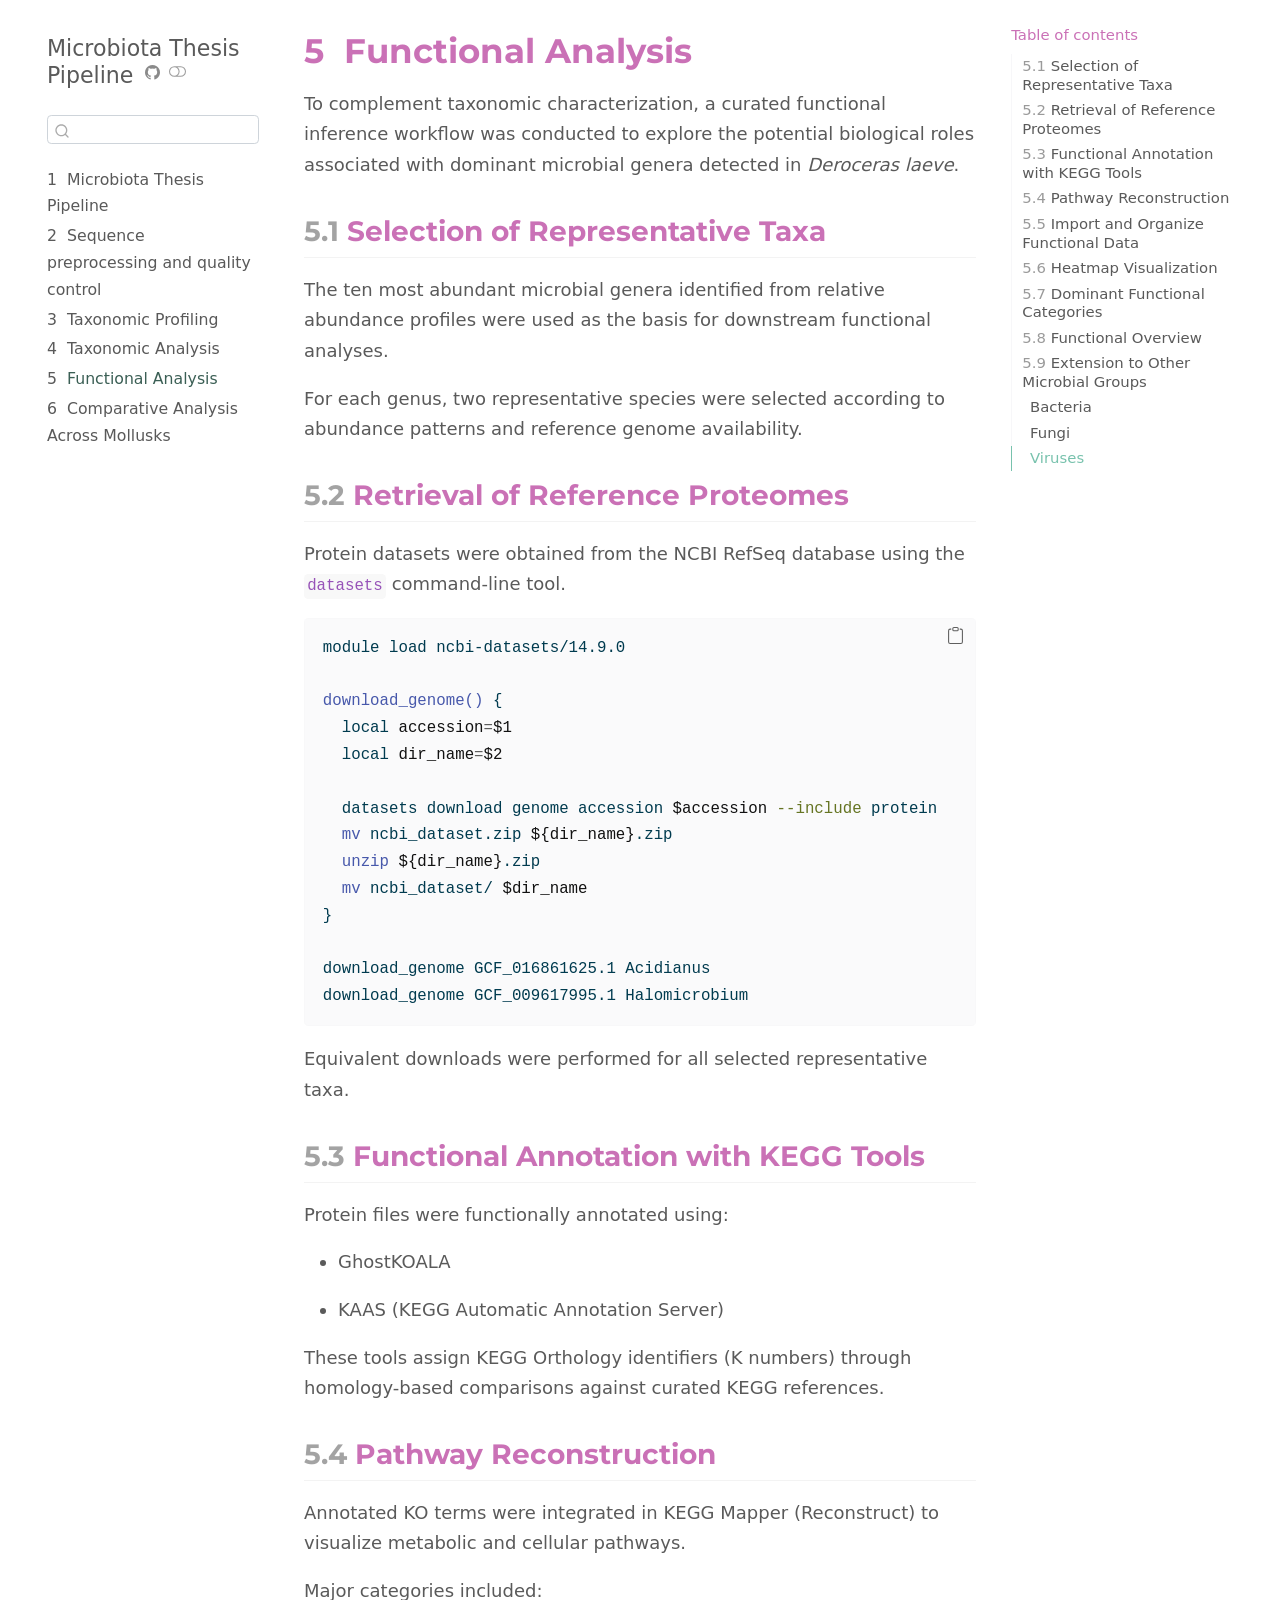
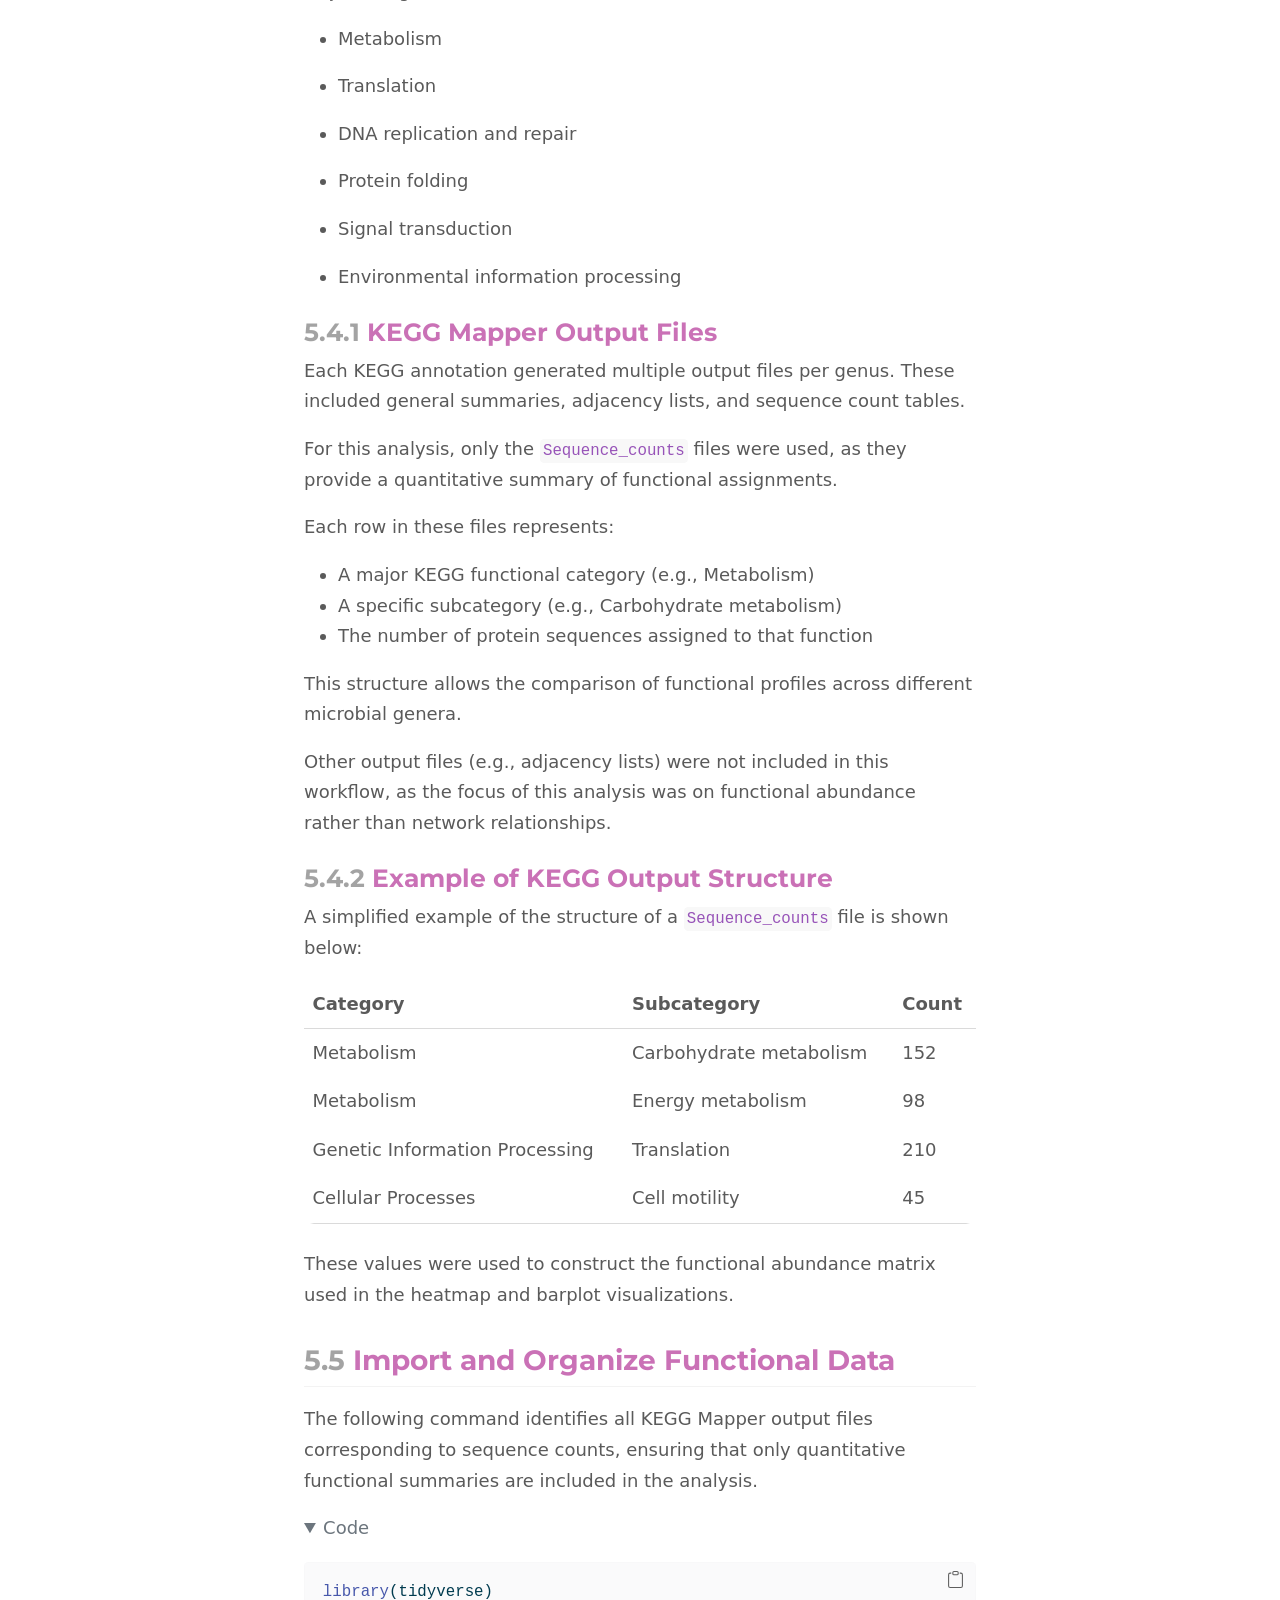
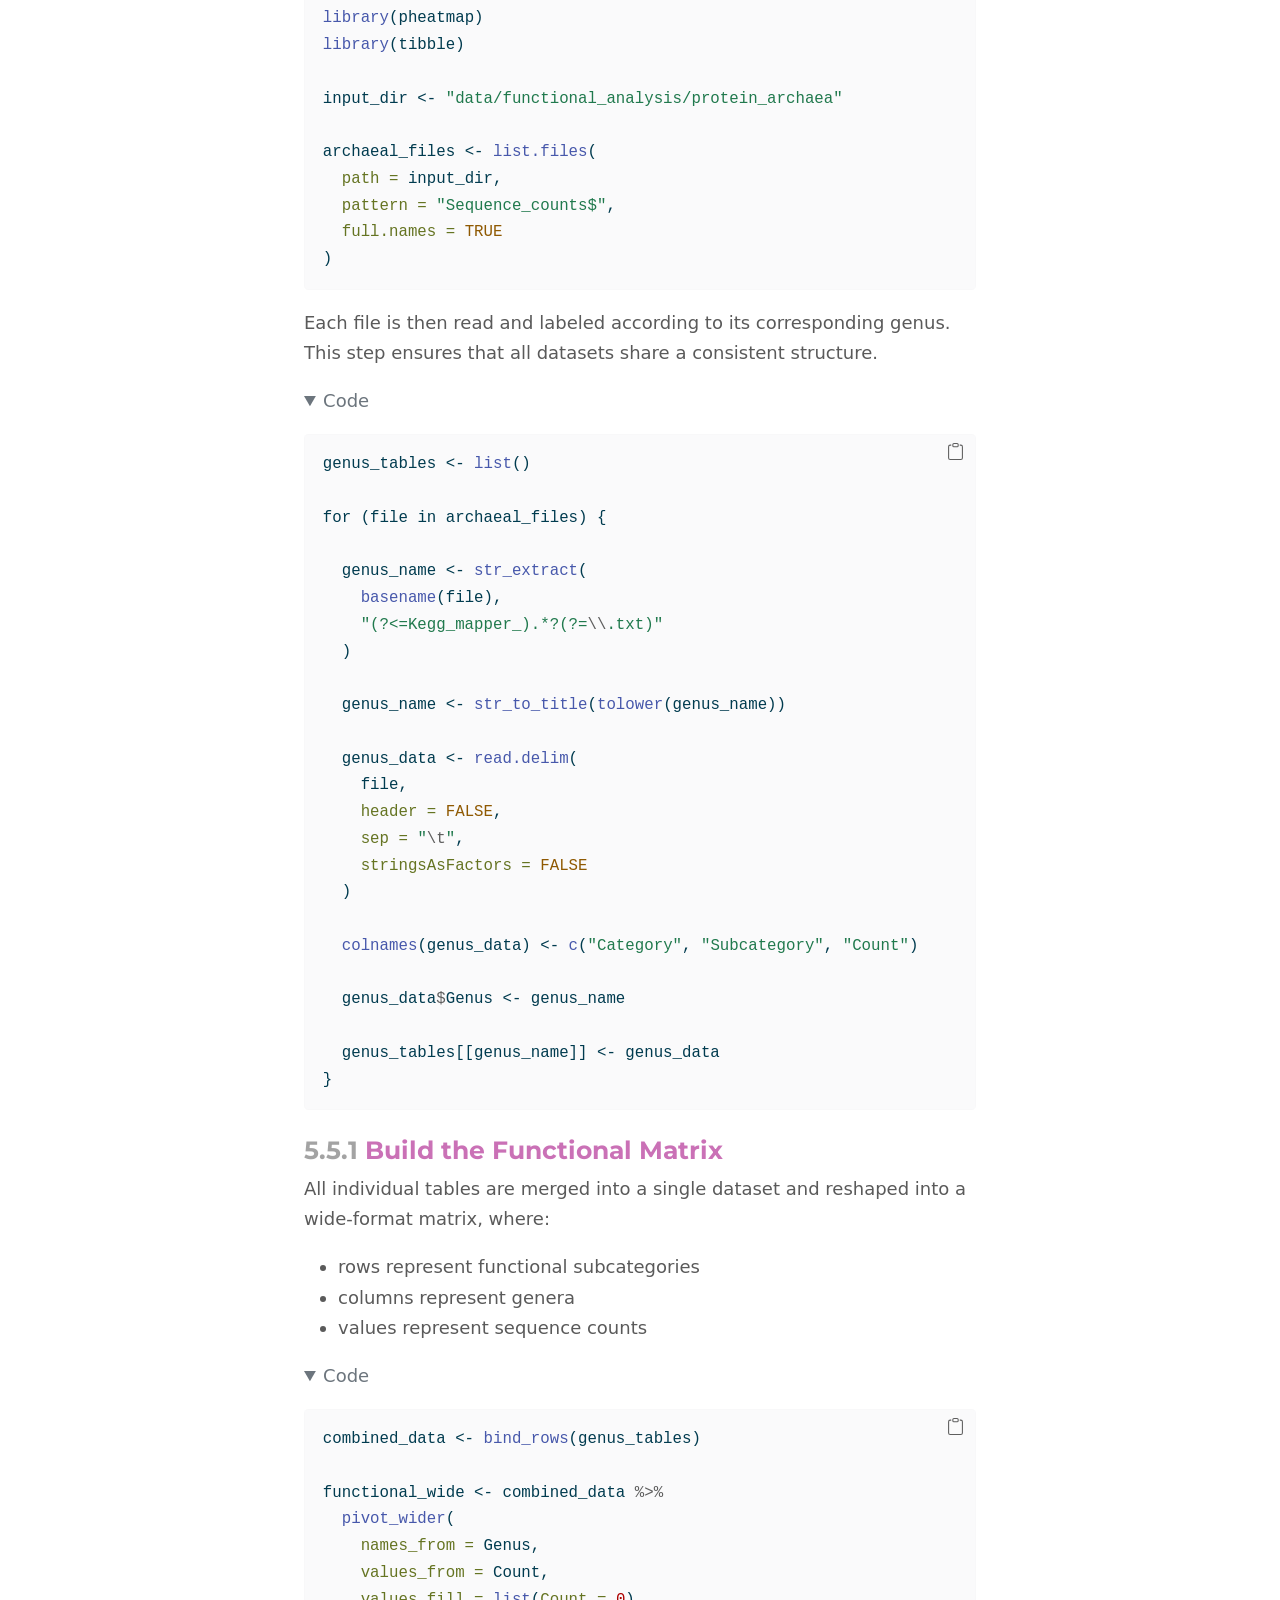
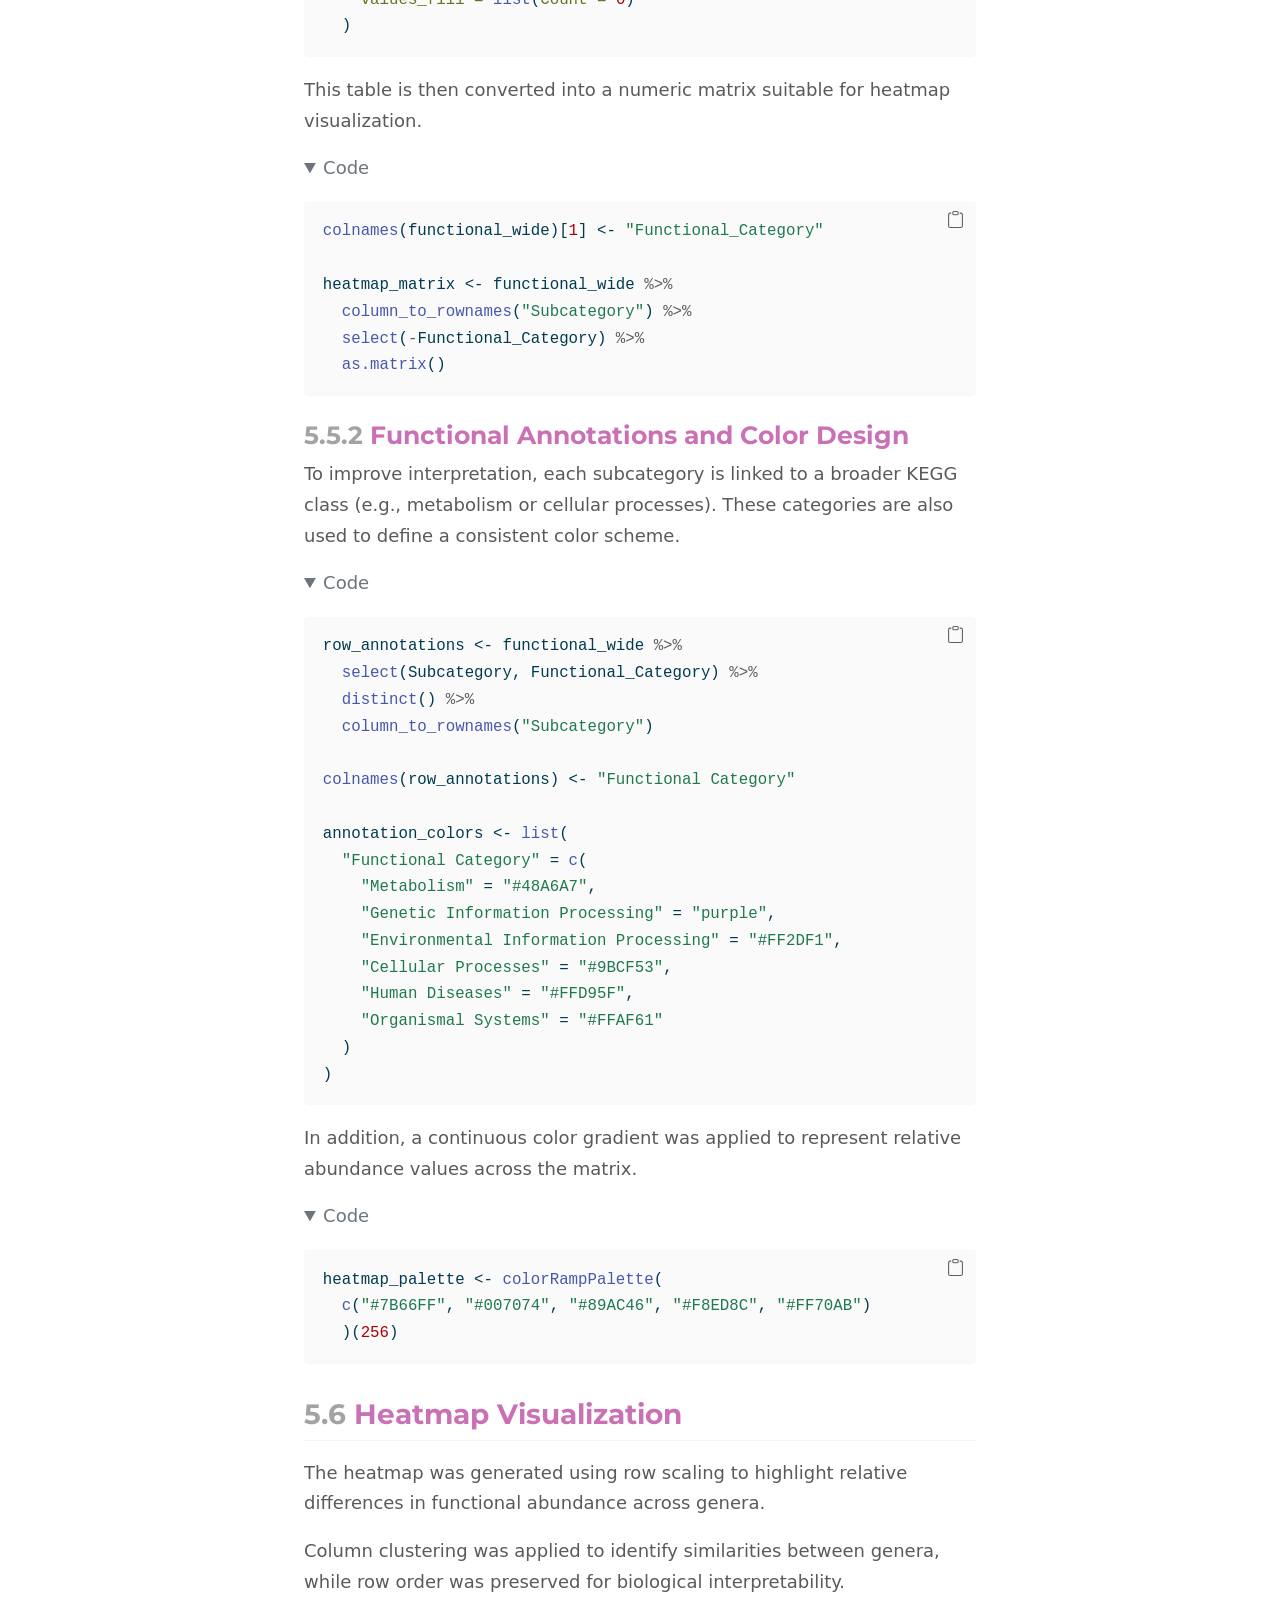
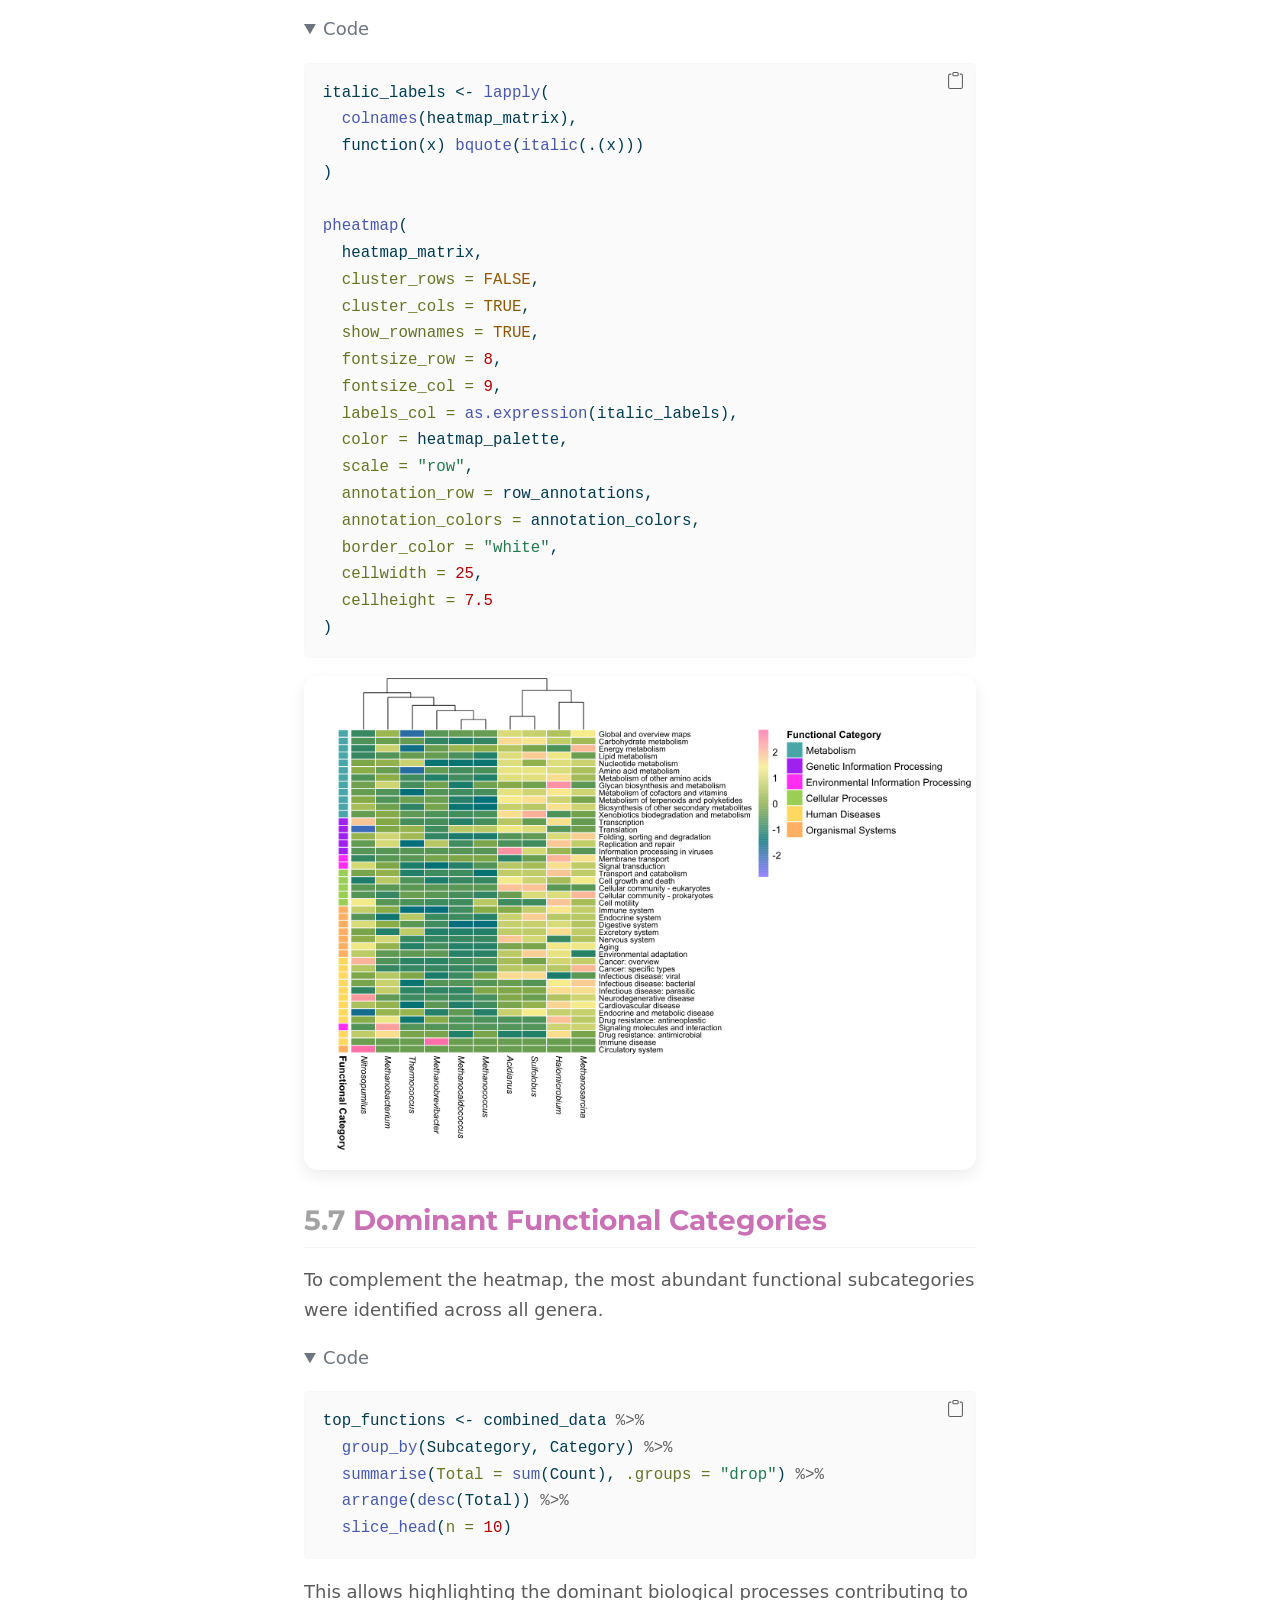
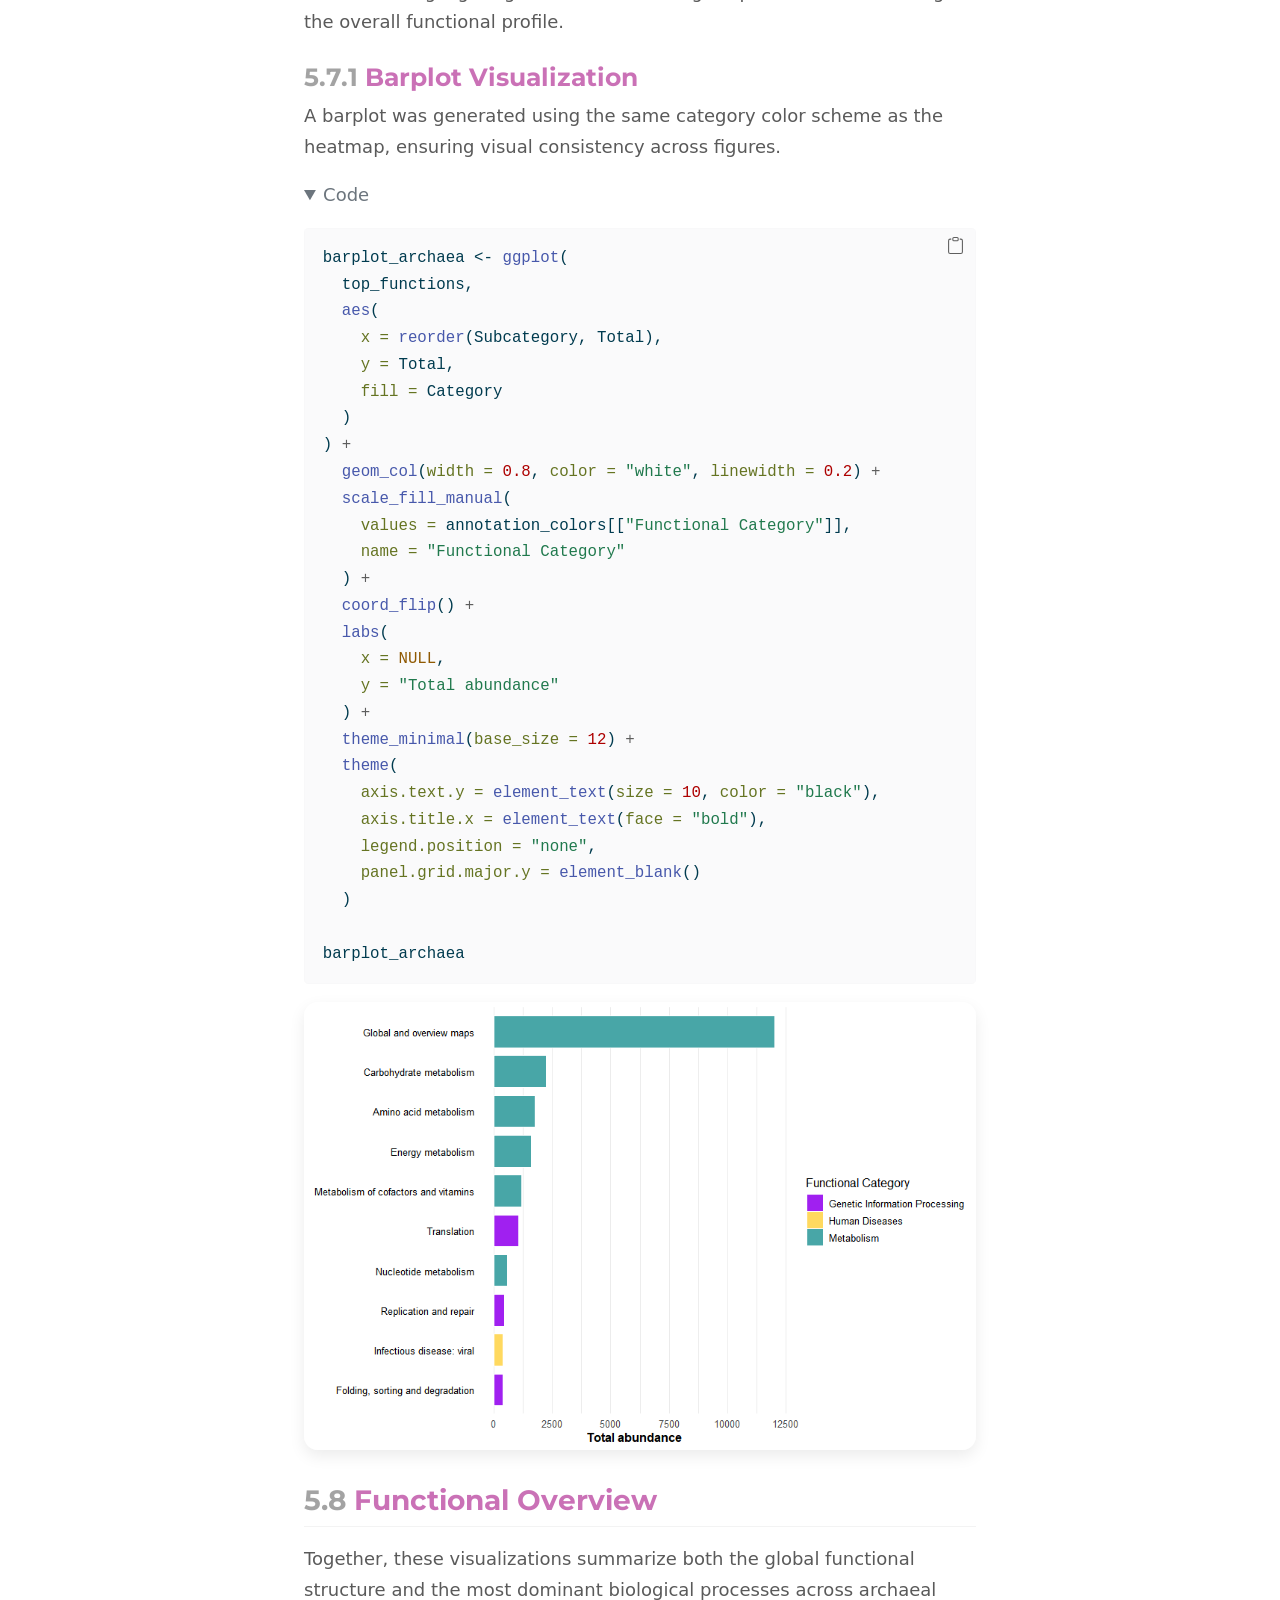
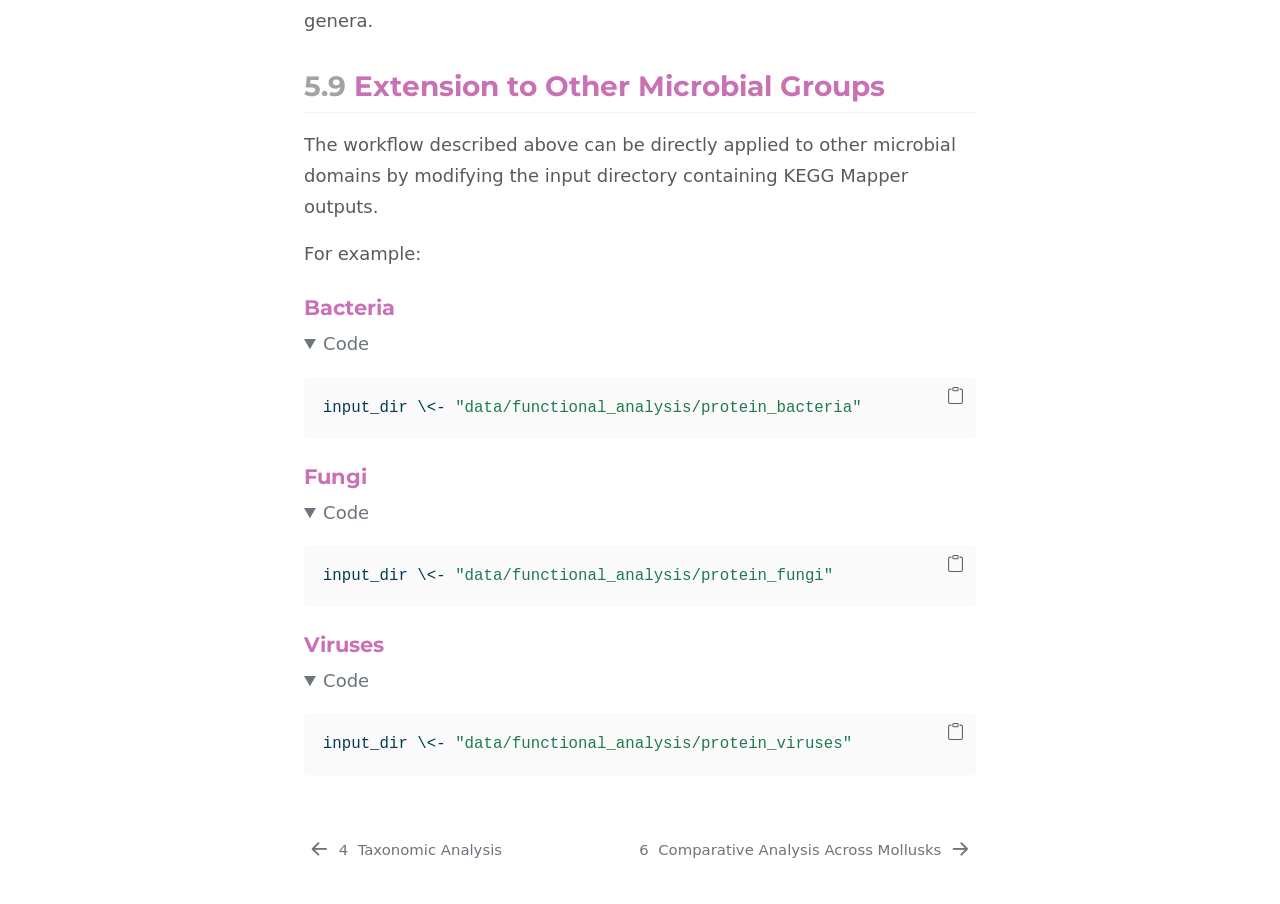
<file: docs/functional_analysis.html>
<!DOCTYPE html>
<html xmlns="http://www.w3.org/1999/xhtml" lang="en" xml:lang="en"><head>

<meta charset="utf-8">
<meta name="generator" content="quarto-1.3.353">

<meta name="viewport" content="width=device-width, initial-scale=1.0, user-scalable=yes">


<title>Microbiota Thesis Pipeline - 5&nbsp; Functional Analysis</title>
<style>
code{white-space: pre-wrap;}
span.smallcaps{font-variant: small-caps;}
div.columns{display: flex; gap: min(4vw, 1.5em);}
div.column{flex: auto; overflow-x: auto;}
div.hanging-indent{margin-left: 1.5em; text-indent: -1.5em;}
ul.task-list{list-style: none;}
ul.task-list li input[type="checkbox"] {
  width: 0.8em;
  margin: 0 0.8em 0.2em -1em; /* quarto-specific, see https://github.com/quarto-dev/quarto-cli/issues/4556 */ 
  vertical-align: middle;
}
/* CSS for syntax highlighting */
pre > code.sourceCode { white-space: pre; position: relative; }
pre > code.sourceCode > span { display: inline-block; line-height: 1.25; }
pre > code.sourceCode > span:empty { height: 1.2em; }
.sourceCode { overflow: visible; }
code.sourceCode > span { color: inherit; text-decoration: inherit; }
div.sourceCode { margin: 1em 0; }
pre.sourceCode { margin: 0; }
@media screen {
div.sourceCode { overflow: auto; }
}
@media print {
pre > code.sourceCode { white-space: pre-wrap; }
pre > code.sourceCode > span { text-indent: -5em; padding-left: 5em; }
}
pre.numberSource code
  { counter-reset: source-line 0; }
pre.numberSource code > span
  { position: relative; left: -4em; counter-increment: source-line; }
pre.numberSource code > span > a:first-child::before
  { content: counter(source-line);
    position: relative; left: -1em; text-align: right; vertical-align: baseline;
    border: none; display: inline-block;
    -webkit-touch-callout: none; -webkit-user-select: none;
    -khtml-user-select: none; -moz-user-select: none;
    -ms-user-select: none; user-select: none;
    padding: 0 4px; width: 4em;
  }
pre.numberSource { margin-left: 3em;  padding-left: 4px; }
div.sourceCode
  {   }
@media screen {
pre > code.sourceCode > span > a:first-child::before { text-decoration: underline; }
}
</style>


<script src="site_libs/quarto-nav/quarto-nav.js"></script>
<script src="site_libs/quarto-nav/headroom.min.js"></script>
<script src="site_libs/clipboard/clipboard.min.js"></script>
<script src="site_libs/quarto-search/autocomplete.umd.js"></script>
<script src="site_libs/quarto-search/fuse.min.js"></script>
<script src="site_libs/quarto-search/quarto-search.js"></script>
<meta name="quarto:offset" content="./">
<link href="./comparative_analysis.html" rel="next">
<link href="./taxonomic_analysis.html" rel="prev">
<link href="./favicon.png" rel="icon" type="image/png">
<script src="site_libs/quarto-html/quarto.js"></script>
<script src="site_libs/quarto-html/popper.min.js"></script>
<script src="site_libs/quarto-html/tippy.umd.min.js"></script>
<script src="site_libs/quarto-html/anchor.min.js"></script>
<link href="site_libs/quarto-html/tippy.css" rel="stylesheet">
<link href="site_libs/quarto-html/quarto-syntax-highlighting.css" rel="stylesheet" class="quarto-color-scheme" id="quarto-text-highlighting-styles">
<link href="site_libs/quarto-html/quarto-syntax-highlighting-dark.css" rel="prefetch" class="quarto-color-scheme quarto-color-alternate" id="quarto-text-highlighting-styles">
<script src="site_libs/bootstrap/bootstrap.min.js"></script>
<link href="site_libs/bootstrap/bootstrap-icons.css" rel="stylesheet">
<link href="site_libs/bootstrap/bootstrap.min.css" rel="stylesheet" class="quarto-color-scheme" id="quarto-bootstrap" data-mode="light">
<link href="site_libs/bootstrap/bootstrap-dark.min.css" rel="prefetch" class="quarto-color-scheme quarto-color-alternate" id="quarto-bootstrap" data-mode="dark">
<script id="quarto-search-options" type="application/json">{
  "location": "sidebar",
  "copy-button": false,
  "collapse-after": 3,
  "panel-placement": "start",
  "type": "textbox",
  "limit": 20,
  "language": {
    "search-no-results-text": "No results",
    "search-matching-documents-text": "matching documents",
    "search-copy-link-title": "Copy link to search",
    "search-hide-matches-text": "Hide additional matches",
    "search-more-match-text": "more match in this document",
    "search-more-matches-text": "more matches in this document",
    "search-clear-button-title": "Clear",
    "search-detached-cancel-button-title": "Cancel",
    "search-submit-button-title": "Submit"
  }
}</script>
<style>html{ scroll-behavior: smooth; }</style>


<link rel="stylesheet" href="styles.css">
</head>

<body class="nav-sidebar floating">

<div id="quarto-search-results"></div>
  <header id="quarto-header" class="headroom fixed-top">
  <nav class="quarto-secondary-nav">
    <div class="container-fluid d-flex">
      <button type="button" class="quarto-btn-toggle btn" data-bs-toggle="collapse" data-bs-target="#quarto-sidebar,#quarto-sidebar-glass" aria-controls="quarto-sidebar" aria-expanded="false" aria-label="Toggle sidebar navigation" onclick="if (window.quartoToggleHeadroom) { window.quartoToggleHeadroom(); }">
        <i class="bi bi-layout-text-sidebar-reverse"></i>
      </button>
      <nav class="quarto-page-breadcrumbs" aria-label="breadcrumb"><ol class="breadcrumb"><li class="breadcrumb-item"><a href="./functional_analysis.html"><span class="chapter-number">5</span>&nbsp; <span class="chapter-title">Functional Analysis</span></a></li></ol></nav>
      <a class="flex-grow-1" role="button" data-bs-toggle="collapse" data-bs-target="#quarto-sidebar,#quarto-sidebar-glass" aria-controls="quarto-sidebar" aria-expanded="false" aria-label="Toggle sidebar navigation" onclick="if (window.quartoToggleHeadroom) { window.quartoToggleHeadroom(); }">      
      </a>
      <button type="button" class="btn quarto-search-button" aria-label="Search" onclick="window.quartoOpenSearch();">
        <i class="bi bi-search"></i>
      </button>
    </div>
  </nav>
</header>
<!-- content -->
<div id="quarto-content" class="quarto-container page-columns page-rows-contents page-layout-article">
<!-- sidebar -->
  <nav id="quarto-sidebar" class="sidebar collapse collapse-horizontal sidebar-navigation floating overflow-auto">
    <div class="pt-lg-2 mt-2 text-left sidebar-header">
    <div class="sidebar-title mb-0 py-0">
      <a href="./">Microbiota Thesis Pipeline</a> 
        <div class="sidebar-tools-main">
    <a href="https://github.com/Mayfm/Microbiota-thesis-pipeline" title="Source Code" class="quarto-navigation-tool px-1" aria-label="Source Code"><i class="bi bi-github"></i></a>
  <a href="" class="quarto-color-scheme-toggle quarto-navigation-tool  px-1" onclick="window.quartoToggleColorScheme(); return false;" title="Toggle dark mode"><i class="bi"></i></a>
</div>
    </div>
      </div>
        <div class="mt-2 flex-shrink-0 align-items-center">
        <div class="sidebar-search">
        <div id="quarto-search" class="" title="Search"></div>
        </div>
        </div>
    <div class="sidebar-menu-container"> 
    <ul class="list-unstyled mt-1">
        <li class="sidebar-item">
  <div class="sidebar-item-container"> 
  <a href="./index.html" class="sidebar-item-text sidebar-link">
 <span class="menu-text"><span class="chapter-number">1</span>&nbsp; <span class="chapter-title">Microbiota Thesis Pipeline</span></span></a>
  </div>
</li>
        <li class="sidebar-item">
  <div class="sidebar-item-container"> 
  <a href="./preprocessing.html" class="sidebar-item-text sidebar-link">
 <span class="menu-text"><span class="chapter-number">2</span>&nbsp; <span class="chapter-title">Sequence preprocessing and quality control</span></span></a>
  </div>
</li>
        <li class="sidebar-item">
  <div class="sidebar-item-container"> 
  <a href="./taxonomic_profiling.html" class="sidebar-item-text sidebar-link">
 <span class="menu-text"><span class="chapter-number">3</span>&nbsp; <span class="chapter-title">Taxonomic Profiling</span></span></a>
  </div>
</li>
        <li class="sidebar-item">
  <div class="sidebar-item-container"> 
  <a href="./taxonomic_analysis.html" class="sidebar-item-text sidebar-link">
 <span class="menu-text"><span class="chapter-number">4</span>&nbsp; <span class="chapter-title">Taxonomic Analysis</span></span></a>
  </div>
</li>
        <li class="sidebar-item">
  <div class="sidebar-item-container"> 
  <a href="./functional_analysis.html" class="sidebar-item-text sidebar-link active">
 <span class="menu-text"><span class="chapter-number">5</span>&nbsp; <span class="chapter-title">Functional Analysis</span></span></a>
  </div>
</li>
        <li class="sidebar-item">
  <div class="sidebar-item-container"> 
  <a href="./comparative_analysis.html" class="sidebar-item-text sidebar-link">
 <span class="menu-text"><span class="chapter-number">6</span>&nbsp; <span class="chapter-title">Comparative Analysis Across Mollusks</span></span></a>
  </div>
</li>
    </ul>
    </div>
</nav>
<div id="quarto-sidebar-glass" data-bs-toggle="collapse" data-bs-target="#quarto-sidebar,#quarto-sidebar-glass"></div>
<!-- margin-sidebar -->
    <div id="quarto-margin-sidebar" class="sidebar margin-sidebar">
        <nav id="TOC" role="doc-toc" class="toc-active">
    <h2 id="toc-title">Table of contents</h2>
   
  <ul>
  <li><a href="#selection-of-representative-taxa" id="toc-selection-of-representative-taxa" class="nav-link active" data-scroll-target="#selection-of-representative-taxa"><span class="header-section-number">5.1</span> Selection of Representative Taxa</a></li>
  <li><a href="#retrieval-of-reference-proteomes" id="toc-retrieval-of-reference-proteomes" class="nav-link" data-scroll-target="#retrieval-of-reference-proteomes"><span class="header-section-number">5.2</span> Retrieval of Reference Proteomes</a></li>
  <li><a href="#functional-annotation-with-kegg-tools" id="toc-functional-annotation-with-kegg-tools" class="nav-link" data-scroll-target="#functional-annotation-with-kegg-tools"><span class="header-section-number">5.3</span> Functional Annotation with KEGG Tools</a></li>
  <li><a href="#pathway-reconstruction" id="toc-pathway-reconstruction" class="nav-link" data-scroll-target="#pathway-reconstruction"><span class="header-section-number">5.4</span> Pathway Reconstruction</a>
  <ul>
  <li><a href="#kegg-mapper-output-files" id="toc-kegg-mapper-output-files" class="nav-link" data-scroll-target="#kegg-mapper-output-files"><span class="header-section-number">5.4.1</span> KEGG Mapper Output Files</a></li>
  <li><a href="#example-of-kegg-output-structure" id="toc-example-of-kegg-output-structure" class="nav-link" data-scroll-target="#example-of-kegg-output-structure"><span class="header-section-number">5.4.2</span> Example of KEGG Output Structure</a></li>
  </ul></li>
  <li><a href="#import-and-organize-functional-data" id="toc-import-and-organize-functional-data" class="nav-link" data-scroll-target="#import-and-organize-functional-data"><span class="header-section-number">5.5</span> Import and Organize Functional Data</a>
  <ul>
  <li><a href="#build-the-functional-matrix" id="toc-build-the-functional-matrix" class="nav-link" data-scroll-target="#build-the-functional-matrix"><span class="header-section-number">5.5.1</span> Build the Functional Matrix</a></li>
  <li><a href="#functional-annotations-and-color-design" id="toc-functional-annotations-and-color-design" class="nav-link" data-scroll-target="#functional-annotations-and-color-design"><span class="header-section-number">5.5.2</span> Functional Annotations and Color Design</a></li>
  </ul></li>
  <li><a href="#heatmap-visualization" id="toc-heatmap-visualization" class="nav-link" data-scroll-target="#heatmap-visualization"><span class="header-section-number">5.6</span> Heatmap Visualization</a></li>
  <li><a href="#dominant-functional-categories" id="toc-dominant-functional-categories" class="nav-link" data-scroll-target="#dominant-functional-categories"><span class="header-section-number">5.7</span> Dominant Functional Categories</a>
  <ul>
  <li><a href="#barplot-visualization" id="toc-barplot-visualization" class="nav-link" data-scroll-target="#barplot-visualization"><span class="header-section-number">5.7.1</span> Barplot Visualization</a></li>
  </ul></li>
  <li><a href="#functional-overview" id="toc-functional-overview" class="nav-link" data-scroll-target="#functional-overview"><span class="header-section-number">5.8</span> Functional Overview</a></li>
  <li><a href="#extension-to-other-microbial-groups" id="toc-extension-to-other-microbial-groups" class="nav-link" data-scroll-target="#extension-to-other-microbial-groups"><span class="header-section-number">5.9</span> Extension to Other Microbial Groups</a>
  <ul>
  <li><a href="#bacteria" id="toc-bacteria" class="nav-link" data-scroll-target="#bacteria">Bacteria</a></li>
  <li><a href="#fungi" id="toc-fungi" class="nav-link" data-scroll-target="#fungi">Fungi</a></li>
  <li><a href="#viruses" id="toc-viruses" class="nav-link" data-scroll-target="#viruses">Viruses</a></li>
  </ul></li>
  </ul>
</nav>
    </div>
<!-- main -->
<main class="content" id="quarto-document-content">

<header id="title-block-header" class="quarto-title-block default">
<div class="quarto-title">
<h1 class="title"><span class="chapter-number">5</span>&nbsp; <span class="chapter-title">Functional Analysis</span></h1>
</div>



<div class="quarto-title-meta">

    
  
    
  </div>
  

</header>

<p>To complement taxonomic characterization, a curated functional inference workflow was conducted to explore the potential biological roles associated with dominant microbial genera detected in <em>Deroceras laeve</em>.</p>
<section id="selection-of-representative-taxa" class="level2" data-number="5.1">
<h2 data-number="5.1" class="anchored" data-anchor-id="selection-of-representative-taxa"><span class="header-section-number">5.1</span> Selection of Representative Taxa</h2>
<p>The ten most abundant microbial genera identified from relative abundance profiles were used as the basis for downstream functional analyses.</p>
<p>For each genus, two representative species were selected according to abundance patterns and reference genome availability.</p>
</section>
<section id="retrieval-of-reference-proteomes" class="level2" data-number="5.2">
<h2 data-number="5.2" class="anchored" data-anchor-id="retrieval-of-reference-proteomes"><span class="header-section-number">5.2</span> Retrieval of Reference Proteomes</h2>
<p>Protein datasets were obtained from the NCBI RefSeq database using the <code>datasets</code> command-line tool.</p>
<div class="sourceCode" id="cb1"><pre class="sourceCode bash code-with-copy"><code class="sourceCode bash"><span id="cb1-1"><a href="#cb1-1" aria-hidden="true" tabindex="-1"></a><span class="ex">module</span> load ncbi-datasets/14.9.0</span>
<span id="cb1-2"><a href="#cb1-2" aria-hidden="true" tabindex="-1"></a></span>
<span id="cb1-3"><a href="#cb1-3" aria-hidden="true" tabindex="-1"></a><span class="fu">download_genome()</span> <span class="kw">{</span></span>
<span id="cb1-4"><a href="#cb1-4" aria-hidden="true" tabindex="-1"></a>  <span class="bu">local</span> <span class="va">accession</span><span class="op">=</span><span class="va">$1</span></span>
<span id="cb1-5"><a href="#cb1-5" aria-hidden="true" tabindex="-1"></a>  <span class="bu">local</span> <span class="va">dir_name</span><span class="op">=</span><span class="va">$2</span></span>
<span id="cb1-6"><a href="#cb1-6" aria-hidden="true" tabindex="-1"></a></span>
<span id="cb1-7"><a href="#cb1-7" aria-hidden="true" tabindex="-1"></a>  <span class="ex">datasets</span> download genome accession <span class="va">$accession</span> <span class="at">--include</span> protein</span>
<span id="cb1-8"><a href="#cb1-8" aria-hidden="true" tabindex="-1"></a>  <span class="fu">mv</span> ncbi_dataset.zip <span class="va">${dir_name}</span>.zip</span>
<span id="cb1-9"><a href="#cb1-9" aria-hidden="true" tabindex="-1"></a>  <span class="fu">unzip</span> <span class="va">${dir_name}</span>.zip</span>
<span id="cb1-10"><a href="#cb1-10" aria-hidden="true" tabindex="-1"></a>  <span class="fu">mv</span> ncbi_dataset/ <span class="va">$dir_name</span></span>
<span id="cb1-11"><a href="#cb1-11" aria-hidden="true" tabindex="-1"></a><span class="kw">}</span></span>
<span id="cb1-12"><a href="#cb1-12" aria-hidden="true" tabindex="-1"></a></span>
<span id="cb1-13"><a href="#cb1-13" aria-hidden="true" tabindex="-1"></a><span class="ex">download_genome</span> GCF_016861625.1 Acidianus</span>
<span id="cb1-14"><a href="#cb1-14" aria-hidden="true" tabindex="-1"></a><span class="ex">download_genome</span> GCF_009617995.1 Halomicrobium</span></code><button title="Copy to Clipboard" class="code-copy-button"><i class="bi"></i></button></pre></div>
<p>Equivalent downloads were performed for all selected representative taxa.</p>
</section>
<section id="functional-annotation-with-kegg-tools" class="level2" data-number="5.3">
<h2 data-number="5.3" class="anchored" data-anchor-id="functional-annotation-with-kegg-tools"><span class="header-section-number">5.3</span> Functional Annotation with KEGG Tools</h2>
<p>Protein files were functionally annotated using:</p>
<ul>
<li><p>GhostKOALA</p></li>
<li><p>KAAS (KEGG Automatic Annotation Server)</p></li>
</ul>
<p>These tools assign KEGG Orthology identifiers (K numbers) through homology-based comparisons against curated KEGG references.</p>
</section>
<section id="pathway-reconstruction" class="level2" data-number="5.4">
<h2 data-number="5.4" class="anchored" data-anchor-id="pathway-reconstruction"><span class="header-section-number">5.4</span> Pathway Reconstruction</h2>
<p>Annotated KO terms were integrated in KEGG Mapper (Reconstruct) to visualize metabolic and cellular pathways.</p>
<p>Major categories included:</p>
<ul>
<li><p>Metabolism</p></li>
<li><p>Translation</p></li>
<li><p>DNA replication and repair</p></li>
<li><p>Protein folding</p></li>
<li><p>Signal transduction</p></li>
<li><p>Environmental information processing</p></li>
</ul>
<section id="kegg-mapper-output-files" class="level3" data-number="5.4.1">
<h3 data-number="5.4.1" class="anchored" data-anchor-id="kegg-mapper-output-files"><span class="header-section-number">5.4.1</span> KEGG Mapper Output Files</h3>
<p>Each KEGG annotation generated multiple output files per genus. These included general summaries, adjacency lists, and sequence count tables.</p>
<p>For this analysis, only the <code>Sequence_counts</code> files were used, as they provide a quantitative summary of functional assignments.</p>
<p>Each row in these files represents:</p>
<ul>
<li>A major KEGG functional category (e.g., Metabolism)<br>
</li>
<li>A specific subcategory (e.g., Carbohydrate metabolism)<br>
</li>
<li>The number of protein sequences assigned to that function</li>
</ul>
<p>This structure allows the comparison of functional profiles across different microbial genera.</p>
<p>Other output files (e.g., adjacency lists) were not included in this workflow, as the focus of this analysis was on functional abundance rather than network relationships.</p>
</section>
<section id="example-of-kegg-output-structure" class="level3" data-number="5.4.2">
<h3 data-number="5.4.2" class="anchored" data-anchor-id="example-of-kegg-output-structure"><span class="header-section-number">5.4.2</span> Example of KEGG Output Structure</h3>
<p>A simplified example of the structure of a <code>Sequence_counts</code> file is shown below:</p>
<table class="table">
<thead>
<tr class="header">
<th>Category</th>
<th>Subcategory</th>
<th>Count</th>
</tr>
</thead>
<tbody>
<tr class="odd">
<td>Metabolism</td>
<td>Carbohydrate metabolism</td>
<td>152</td>
</tr>
<tr class="even">
<td>Metabolism</td>
<td>Energy metabolism</td>
<td>98</td>
</tr>
<tr class="odd">
<td>Genetic Information Processing</td>
<td>Translation</td>
<td>210</td>
</tr>
<tr class="even">
<td>Cellular Processes</td>
<td>Cell motility</td>
<td>45</td>
</tr>
</tbody>
</table>
<p>These values were used to construct the functional abundance matrix used in the heatmap and barplot visualizations.</p>
</section>
</section>
<section id="import-and-organize-functional-data" class="level2" data-number="5.5">
<h2 data-number="5.5" class="anchored" data-anchor-id="import-and-organize-functional-data"><span class="header-section-number">5.5</span> Import and Organize Functional Data</h2>
<p>The following command identifies all KEGG Mapper output files corresponding to sequence counts, ensuring that only quantitative functional summaries are included in the analysis.</p>
<div class="cell">
<details open="">
<summary>Code</summary>
<div class="sourceCode cell-code" id="cb2"><pre class="sourceCode r code-with-copy"><code class="sourceCode r"><span id="cb2-1"><a href="#cb2-1" aria-hidden="true" tabindex="-1"></a><span class="fu">library</span>(tidyverse)</span>
<span id="cb2-2"><a href="#cb2-2" aria-hidden="true" tabindex="-1"></a><span class="fu">library</span>(pheatmap)</span>
<span id="cb2-3"><a href="#cb2-3" aria-hidden="true" tabindex="-1"></a><span class="fu">library</span>(tibble)</span>
<span id="cb2-4"><a href="#cb2-4" aria-hidden="true" tabindex="-1"></a></span>
<span id="cb2-5"><a href="#cb2-5" aria-hidden="true" tabindex="-1"></a>input_dir <span class="ot">&lt;-</span> <span class="st">"data/functional_analysis/protein_archaea"</span></span>
<span id="cb2-6"><a href="#cb2-6" aria-hidden="true" tabindex="-1"></a></span>
<span id="cb2-7"><a href="#cb2-7" aria-hidden="true" tabindex="-1"></a>archaeal_files <span class="ot">&lt;-</span> <span class="fu">list.files</span>(</span>
<span id="cb2-8"><a href="#cb2-8" aria-hidden="true" tabindex="-1"></a>  <span class="at">path =</span> input_dir,</span>
<span id="cb2-9"><a href="#cb2-9" aria-hidden="true" tabindex="-1"></a>  <span class="at">pattern =</span> <span class="st">"Sequence_counts$"</span>,</span>
<span id="cb2-10"><a href="#cb2-10" aria-hidden="true" tabindex="-1"></a>  <span class="at">full.names =</span> <span class="cn">TRUE</span></span>
<span id="cb2-11"><a href="#cb2-11" aria-hidden="true" tabindex="-1"></a>)</span></code><button title="Copy to Clipboard" class="code-copy-button"><i class="bi"></i></button></pre></div>
</details>
</div>
<p>Each file is then read and labeled according to its corresponding genus. This step ensures that all datasets share a consistent structure.</p>
<div class="cell">
<details open="">
<summary>Code</summary>
<div class="sourceCode cell-code" id="cb3"><pre class="sourceCode r code-with-copy"><code class="sourceCode r"><span id="cb3-1"><a href="#cb3-1" aria-hidden="true" tabindex="-1"></a>genus_tables <span class="ot">&lt;-</span> <span class="fu">list</span>()</span>
<span id="cb3-2"><a href="#cb3-2" aria-hidden="true" tabindex="-1"></a></span>
<span id="cb3-3"><a href="#cb3-3" aria-hidden="true" tabindex="-1"></a><span class="cf">for</span> (file <span class="cf">in</span> archaeal_files) {</span>
<span id="cb3-4"><a href="#cb3-4" aria-hidden="true" tabindex="-1"></a></span>
<span id="cb3-5"><a href="#cb3-5" aria-hidden="true" tabindex="-1"></a>  genus_name <span class="ot">&lt;-</span> <span class="fu">str_extract</span>(</span>
<span id="cb3-6"><a href="#cb3-6" aria-hidden="true" tabindex="-1"></a>    <span class="fu">basename</span>(file),</span>
<span id="cb3-7"><a href="#cb3-7" aria-hidden="true" tabindex="-1"></a>    <span class="st">"(?&lt;=Kegg_mapper_).*?(?=</span><span class="sc">\\</span><span class="st">.txt)"</span></span>
<span id="cb3-8"><a href="#cb3-8" aria-hidden="true" tabindex="-1"></a>  )</span>
<span id="cb3-9"><a href="#cb3-9" aria-hidden="true" tabindex="-1"></a></span>
<span id="cb3-10"><a href="#cb3-10" aria-hidden="true" tabindex="-1"></a>  genus_name <span class="ot">&lt;-</span> <span class="fu">str_to_title</span>(<span class="fu">tolower</span>(genus_name))</span>
<span id="cb3-11"><a href="#cb3-11" aria-hidden="true" tabindex="-1"></a></span>
<span id="cb3-12"><a href="#cb3-12" aria-hidden="true" tabindex="-1"></a>  genus_data <span class="ot">&lt;-</span> <span class="fu">read.delim</span>(</span>
<span id="cb3-13"><a href="#cb3-13" aria-hidden="true" tabindex="-1"></a>    file,</span>
<span id="cb3-14"><a href="#cb3-14" aria-hidden="true" tabindex="-1"></a>    <span class="at">header =</span> <span class="cn">FALSE</span>,</span>
<span id="cb3-15"><a href="#cb3-15" aria-hidden="true" tabindex="-1"></a>    <span class="at">sep =</span> <span class="st">"</span><span class="sc">\t</span><span class="st">"</span>,</span>
<span id="cb3-16"><a href="#cb3-16" aria-hidden="true" tabindex="-1"></a>    <span class="at">stringsAsFactors =</span> <span class="cn">FALSE</span></span>
<span id="cb3-17"><a href="#cb3-17" aria-hidden="true" tabindex="-1"></a>  )</span>
<span id="cb3-18"><a href="#cb3-18" aria-hidden="true" tabindex="-1"></a></span>
<span id="cb3-19"><a href="#cb3-19" aria-hidden="true" tabindex="-1"></a>  <span class="fu">colnames</span>(genus_data) <span class="ot">&lt;-</span> <span class="fu">c</span>(<span class="st">"Category"</span>, <span class="st">"Subcategory"</span>, <span class="st">"Count"</span>)</span>
<span id="cb3-20"><a href="#cb3-20" aria-hidden="true" tabindex="-1"></a></span>
<span id="cb3-21"><a href="#cb3-21" aria-hidden="true" tabindex="-1"></a>  genus_data<span class="sc">$</span>Genus <span class="ot">&lt;-</span> genus_name</span>
<span id="cb3-22"><a href="#cb3-22" aria-hidden="true" tabindex="-1"></a></span>
<span id="cb3-23"><a href="#cb3-23" aria-hidden="true" tabindex="-1"></a>  genus_tables[[genus_name]] <span class="ot">&lt;-</span> genus_data</span>
<span id="cb3-24"><a href="#cb3-24" aria-hidden="true" tabindex="-1"></a>}</span></code><button title="Copy to Clipboard" class="code-copy-button"><i class="bi"></i></button></pre></div>
</details>
</div>
<section id="build-the-functional-matrix" class="level3" data-number="5.5.1">
<h3 data-number="5.5.1" class="anchored" data-anchor-id="build-the-functional-matrix"><span class="header-section-number">5.5.1</span> Build the Functional Matrix</h3>
<p>All individual tables are merged into a single dataset and reshaped into a wide-format matrix, where:</p>
<ul>
<li>rows represent functional subcategories</li>
<li>columns represent genera</li>
<li>values represent sequence counts</li>
</ul>
<div class="cell">
<details open="">
<summary>Code</summary>
<div class="sourceCode cell-code" id="cb4"><pre class="sourceCode r code-with-copy"><code class="sourceCode r"><span id="cb4-1"><a href="#cb4-1" aria-hidden="true" tabindex="-1"></a>combined_data <span class="ot">&lt;-</span> <span class="fu">bind_rows</span>(genus_tables)</span>
<span id="cb4-2"><a href="#cb4-2" aria-hidden="true" tabindex="-1"></a></span>
<span id="cb4-3"><a href="#cb4-3" aria-hidden="true" tabindex="-1"></a>functional_wide <span class="ot">&lt;-</span> combined_data <span class="sc">%&gt;%</span></span>
<span id="cb4-4"><a href="#cb4-4" aria-hidden="true" tabindex="-1"></a>  <span class="fu">pivot_wider</span>(</span>
<span id="cb4-5"><a href="#cb4-5" aria-hidden="true" tabindex="-1"></a>    <span class="at">names_from =</span> Genus,</span>
<span id="cb4-6"><a href="#cb4-6" aria-hidden="true" tabindex="-1"></a>    <span class="at">values_from =</span> Count,</span>
<span id="cb4-7"><a href="#cb4-7" aria-hidden="true" tabindex="-1"></a>    <span class="at">values_fill =</span> <span class="fu">list</span>(<span class="at">Count =</span> <span class="dv">0</span>)</span>
<span id="cb4-8"><a href="#cb4-8" aria-hidden="true" tabindex="-1"></a>  )</span></code><button title="Copy to Clipboard" class="code-copy-button"><i class="bi"></i></button></pre></div>
</details>
</div>
<p>This table is then converted into a numeric matrix suitable for heatmap visualization.</p>
<div class="cell">
<details open="">
<summary>Code</summary>
<div class="sourceCode cell-code" id="cb5"><pre class="sourceCode r code-with-copy"><code class="sourceCode r"><span id="cb5-1"><a href="#cb5-1" aria-hidden="true" tabindex="-1"></a><span class="fu">colnames</span>(functional_wide)[<span class="dv">1</span>] <span class="ot">&lt;-</span> <span class="st">"Functional_Category"</span></span>
<span id="cb5-2"><a href="#cb5-2" aria-hidden="true" tabindex="-1"></a></span>
<span id="cb5-3"><a href="#cb5-3" aria-hidden="true" tabindex="-1"></a>heatmap_matrix <span class="ot">&lt;-</span> functional_wide <span class="sc">%&gt;%</span></span>
<span id="cb5-4"><a href="#cb5-4" aria-hidden="true" tabindex="-1"></a>  <span class="fu">column_to_rownames</span>(<span class="st">"Subcategory"</span>) <span class="sc">%&gt;%</span></span>
<span id="cb5-5"><a href="#cb5-5" aria-hidden="true" tabindex="-1"></a>  <span class="fu">select</span>(<span class="sc">-</span>Functional_Category) <span class="sc">%&gt;%</span></span>
<span id="cb5-6"><a href="#cb5-6" aria-hidden="true" tabindex="-1"></a>  <span class="fu">as.matrix</span>()</span></code><button title="Copy to Clipboard" class="code-copy-button"><i class="bi"></i></button></pre></div>
</details>
</div>
</section>
<section id="functional-annotations-and-color-design" class="level3" data-number="5.5.2">
<h3 data-number="5.5.2" class="anchored" data-anchor-id="functional-annotations-and-color-design"><span class="header-section-number">5.5.2</span> Functional Annotations and Color Design</h3>
<p>To improve interpretation, each subcategory is linked to a broader KEGG class (e.g., metabolism or cellular processes). These categories are also used to define a consistent color scheme.</p>
<div class="cell">
<details open="">
<summary>Code</summary>
<div class="sourceCode cell-code" id="cb6"><pre class="sourceCode r code-with-copy"><code class="sourceCode r"><span id="cb6-1"><a href="#cb6-1" aria-hidden="true" tabindex="-1"></a>row_annotations <span class="ot">&lt;-</span> functional_wide <span class="sc">%&gt;%</span></span>
<span id="cb6-2"><a href="#cb6-2" aria-hidden="true" tabindex="-1"></a>  <span class="fu">select</span>(Subcategory, Functional_Category) <span class="sc">%&gt;%</span></span>
<span id="cb6-3"><a href="#cb6-3" aria-hidden="true" tabindex="-1"></a>  <span class="fu">distinct</span>() <span class="sc">%&gt;%</span></span>
<span id="cb6-4"><a href="#cb6-4" aria-hidden="true" tabindex="-1"></a>  <span class="fu">column_to_rownames</span>(<span class="st">"Subcategory"</span>)</span>
<span id="cb6-5"><a href="#cb6-5" aria-hidden="true" tabindex="-1"></a></span>
<span id="cb6-6"><a href="#cb6-6" aria-hidden="true" tabindex="-1"></a><span class="fu">colnames</span>(row_annotations) <span class="ot">&lt;-</span> <span class="st">"Functional Category"</span></span>
<span id="cb6-7"><a href="#cb6-7" aria-hidden="true" tabindex="-1"></a></span>
<span id="cb6-8"><a href="#cb6-8" aria-hidden="true" tabindex="-1"></a>annotation_colors <span class="ot">&lt;-</span> <span class="fu">list</span>(</span>
<span id="cb6-9"><a href="#cb6-9" aria-hidden="true" tabindex="-1"></a>  <span class="st">"Functional Category"</span> <span class="ot">=</span> <span class="fu">c</span>(</span>
<span id="cb6-10"><a href="#cb6-10" aria-hidden="true" tabindex="-1"></a>    <span class="st">"Metabolism"</span> <span class="ot">=</span> <span class="st">"#48A6A7"</span>,</span>
<span id="cb6-11"><a href="#cb6-11" aria-hidden="true" tabindex="-1"></a>    <span class="st">"Genetic Information Processing"</span> <span class="ot">=</span> <span class="st">"purple"</span>,</span>
<span id="cb6-12"><a href="#cb6-12" aria-hidden="true" tabindex="-1"></a>    <span class="st">"Environmental Information Processing"</span> <span class="ot">=</span> <span class="st">"#FF2DF1"</span>,</span>
<span id="cb6-13"><a href="#cb6-13" aria-hidden="true" tabindex="-1"></a>    <span class="st">"Cellular Processes"</span> <span class="ot">=</span> <span class="st">"#9BCF53"</span>,</span>
<span id="cb6-14"><a href="#cb6-14" aria-hidden="true" tabindex="-1"></a>    <span class="st">"Human Diseases"</span> <span class="ot">=</span> <span class="st">"#FFD95F"</span>,</span>
<span id="cb6-15"><a href="#cb6-15" aria-hidden="true" tabindex="-1"></a>    <span class="st">"Organismal Systems"</span> <span class="ot">=</span> <span class="st">"#FFAF61"</span></span>
<span id="cb6-16"><a href="#cb6-16" aria-hidden="true" tabindex="-1"></a>  )</span>
<span id="cb6-17"><a href="#cb6-17" aria-hidden="true" tabindex="-1"></a>)</span></code><button title="Copy to Clipboard" class="code-copy-button"><i class="bi"></i></button></pre></div>
</details>
</div>
<p>In addition, a continuous color gradient was applied to represent relative abundance values across the matrix.</p>
<div class="cell">
<details open="">
<summary>Code</summary>
<div class="sourceCode cell-code" id="cb7"><pre class="sourceCode r code-with-copy"><code class="sourceCode r"><span id="cb7-1"><a href="#cb7-1" aria-hidden="true" tabindex="-1"></a>heatmap_palette <span class="ot">&lt;-</span> <span class="fu">colorRampPalette</span>(</span>
<span id="cb7-2"><a href="#cb7-2" aria-hidden="true" tabindex="-1"></a>  <span class="fu">c</span>(<span class="st">"#7B66FF"</span>, <span class="st">"#007074"</span>, <span class="st">"#89AC46"</span>, <span class="st">"#F8ED8C"</span>, <span class="st">"#FF70AB"</span>)</span>
<span id="cb7-3"><a href="#cb7-3" aria-hidden="true" tabindex="-1"></a>  )(<span class="dv">256</span>)</span></code><button title="Copy to Clipboard" class="code-copy-button"><i class="bi"></i></button></pre></div>
</details>
</div>
</section>
</section>
<section id="heatmap-visualization" class="level2" data-number="5.6">
<h2 data-number="5.6" class="anchored" data-anchor-id="heatmap-visualization"><span class="header-section-number">5.6</span> Heatmap Visualization</h2>
<p>The heatmap was generated using row scaling to highlight relative differences in functional abundance across genera.</p>
<p>Column clustering was applied to identify similarities between genera, while row order was preserved for biological interpretability.</p>
<div class="cell">
<details open="">
<summary>Code</summary>
<div class="sourceCode cell-code" id="cb8"><pre class="sourceCode r code-with-copy"><code class="sourceCode r"><span id="cb8-1"><a href="#cb8-1" aria-hidden="true" tabindex="-1"></a>italic_labels <span class="ot">&lt;-</span> <span class="fu">lapply</span>(</span>
<span id="cb8-2"><a href="#cb8-2" aria-hidden="true" tabindex="-1"></a>  <span class="fu">colnames</span>(heatmap_matrix),</span>
<span id="cb8-3"><a href="#cb8-3" aria-hidden="true" tabindex="-1"></a>  <span class="cf">function</span>(x) <span class="fu">bquote</span>(<span class="fu">italic</span>(.(x)))</span>
<span id="cb8-4"><a href="#cb8-4" aria-hidden="true" tabindex="-1"></a>)</span>
<span id="cb8-5"><a href="#cb8-5" aria-hidden="true" tabindex="-1"></a></span>
<span id="cb8-6"><a href="#cb8-6" aria-hidden="true" tabindex="-1"></a><span class="fu">pheatmap</span>(</span>
<span id="cb8-7"><a href="#cb8-7" aria-hidden="true" tabindex="-1"></a>  heatmap_matrix,</span>
<span id="cb8-8"><a href="#cb8-8" aria-hidden="true" tabindex="-1"></a>  <span class="at">cluster_rows =</span> <span class="cn">FALSE</span>,</span>
<span id="cb8-9"><a href="#cb8-9" aria-hidden="true" tabindex="-1"></a>  <span class="at">cluster_cols =</span> <span class="cn">TRUE</span>,</span>
<span id="cb8-10"><a href="#cb8-10" aria-hidden="true" tabindex="-1"></a>  <span class="at">show_rownames =</span> <span class="cn">TRUE</span>,</span>
<span id="cb8-11"><a href="#cb8-11" aria-hidden="true" tabindex="-1"></a>  <span class="at">fontsize_row =</span> <span class="dv">8</span>,</span>
<span id="cb8-12"><a href="#cb8-12" aria-hidden="true" tabindex="-1"></a>  <span class="at">fontsize_col =</span> <span class="dv">9</span>,</span>
<span id="cb8-13"><a href="#cb8-13" aria-hidden="true" tabindex="-1"></a>  <span class="at">labels_col =</span> <span class="fu">as.expression</span>(italic_labels),</span>
<span id="cb8-14"><a href="#cb8-14" aria-hidden="true" tabindex="-1"></a>  <span class="at">color =</span> heatmap_palette,</span>
<span id="cb8-15"><a href="#cb8-15" aria-hidden="true" tabindex="-1"></a>  <span class="at">scale =</span> <span class="st">"row"</span>,</span>
<span id="cb8-16"><a href="#cb8-16" aria-hidden="true" tabindex="-1"></a>  <span class="at">annotation_row =</span> row_annotations,</span>
<span id="cb8-17"><a href="#cb8-17" aria-hidden="true" tabindex="-1"></a>  <span class="at">annotation_colors =</span> annotation_colors,</span>
<span id="cb8-18"><a href="#cb8-18" aria-hidden="true" tabindex="-1"></a>  <span class="at">border_color =</span> <span class="st">"white"</span>,</span>
<span id="cb8-19"><a href="#cb8-19" aria-hidden="true" tabindex="-1"></a>  <span class="at">cellwidth =</span> <span class="dv">25</span>,</span>
<span id="cb8-20"><a href="#cb8-20" aria-hidden="true" tabindex="-1"></a>  <span class="at">cellheight =</span> <span class="fl">7.5</span></span>
<span id="cb8-21"><a href="#cb8-21" aria-hidden="true" tabindex="-1"></a>)</span></code><button title="Copy to Clipboard" class="code-copy-button"><i class="bi"></i></button></pre></div>
</details>
</div>
<p><img src="figures/archaea_heatmap.png" class="img-fluid" style="width:100.0%"></p>
</section>
<section id="dominant-functional-categories" class="level2" data-number="5.7">
<h2 data-number="5.7" class="anchored" data-anchor-id="dominant-functional-categories"><span class="header-section-number">5.7</span> Dominant Functional Categories</h2>
<p>To complement the heatmap, the most abundant functional subcategories were identified across all genera.</p>
<div class="cell">
<details open="">
<summary>Code</summary>
<div class="sourceCode cell-code" id="cb9"><pre class="sourceCode r code-with-copy"><code class="sourceCode r"><span id="cb9-1"><a href="#cb9-1" aria-hidden="true" tabindex="-1"></a>top_functions <span class="ot">&lt;-</span> combined_data <span class="sc">%&gt;%</span></span>
<span id="cb9-2"><a href="#cb9-2" aria-hidden="true" tabindex="-1"></a>  <span class="fu">group_by</span>(Subcategory, Category) <span class="sc">%&gt;%</span></span>
<span id="cb9-3"><a href="#cb9-3" aria-hidden="true" tabindex="-1"></a>  <span class="fu">summarise</span>(<span class="at">Total =</span> <span class="fu">sum</span>(Count), <span class="at">.groups =</span> <span class="st">"drop"</span>) <span class="sc">%&gt;%</span></span>
<span id="cb9-4"><a href="#cb9-4" aria-hidden="true" tabindex="-1"></a>  <span class="fu">arrange</span>(<span class="fu">desc</span>(Total)) <span class="sc">%&gt;%</span></span>
<span id="cb9-5"><a href="#cb9-5" aria-hidden="true" tabindex="-1"></a>  <span class="fu">slice_head</span>(<span class="at">n =</span> <span class="dv">10</span>)</span></code><button title="Copy to Clipboard" class="code-copy-button"><i class="bi"></i></button></pre></div>
</details>
</div>
<p>This allows highlighting the dominant biological processes contributing to the overall functional profile.</p>
<section id="barplot-visualization" class="level3" data-number="5.7.1">
<h3 data-number="5.7.1" class="anchored" data-anchor-id="barplot-visualization"><span class="header-section-number">5.7.1</span> Barplot Visualization</h3>
<p>A barplot was generated using the same category color scheme as the heatmap, ensuring visual consistency across figures.</p>
<div class="cell">
<details open="">
<summary>Code</summary>
<div class="sourceCode cell-code" id="cb10"><pre class="sourceCode r code-with-copy"><code class="sourceCode r"><span id="cb10-1"><a href="#cb10-1" aria-hidden="true" tabindex="-1"></a>barplot_archaea <span class="ot">&lt;-</span> <span class="fu">ggplot</span>(</span>
<span id="cb10-2"><a href="#cb10-2" aria-hidden="true" tabindex="-1"></a>  top_functions,</span>
<span id="cb10-3"><a href="#cb10-3" aria-hidden="true" tabindex="-1"></a>  <span class="fu">aes</span>(</span>
<span id="cb10-4"><a href="#cb10-4" aria-hidden="true" tabindex="-1"></a>    <span class="at">x =</span> <span class="fu">reorder</span>(Subcategory, Total),</span>
<span id="cb10-5"><a href="#cb10-5" aria-hidden="true" tabindex="-1"></a>    <span class="at">y =</span> Total,</span>
<span id="cb10-6"><a href="#cb10-6" aria-hidden="true" tabindex="-1"></a>    <span class="at">fill =</span> Category</span>
<span id="cb10-7"><a href="#cb10-7" aria-hidden="true" tabindex="-1"></a>  )</span>
<span id="cb10-8"><a href="#cb10-8" aria-hidden="true" tabindex="-1"></a>) <span class="sc">+</span></span>
<span id="cb10-9"><a href="#cb10-9" aria-hidden="true" tabindex="-1"></a>  <span class="fu">geom_col</span>(<span class="at">width =</span> <span class="fl">0.8</span>, <span class="at">color =</span> <span class="st">"white"</span>, <span class="at">linewidth =</span> <span class="fl">0.2</span>) <span class="sc">+</span></span>
<span id="cb10-10"><a href="#cb10-10" aria-hidden="true" tabindex="-1"></a>  <span class="fu">scale_fill_manual</span>(</span>
<span id="cb10-11"><a href="#cb10-11" aria-hidden="true" tabindex="-1"></a>    <span class="at">values =</span> annotation_colors[[<span class="st">"Functional Category"</span>]],</span>
<span id="cb10-12"><a href="#cb10-12" aria-hidden="true" tabindex="-1"></a>    <span class="at">name =</span> <span class="st">"Functional Category"</span></span>
<span id="cb10-13"><a href="#cb10-13" aria-hidden="true" tabindex="-1"></a>  ) <span class="sc">+</span></span>
<span id="cb10-14"><a href="#cb10-14" aria-hidden="true" tabindex="-1"></a>  <span class="fu">coord_flip</span>() <span class="sc">+</span></span>
<span id="cb10-15"><a href="#cb10-15" aria-hidden="true" tabindex="-1"></a>  <span class="fu">labs</span>(</span>
<span id="cb10-16"><a href="#cb10-16" aria-hidden="true" tabindex="-1"></a>    <span class="at">x =</span> <span class="cn">NULL</span>,</span>
<span id="cb10-17"><a href="#cb10-17" aria-hidden="true" tabindex="-1"></a>    <span class="at">y =</span> <span class="st">"Total abundance"</span></span>
<span id="cb10-18"><a href="#cb10-18" aria-hidden="true" tabindex="-1"></a>  ) <span class="sc">+</span></span>
<span id="cb10-19"><a href="#cb10-19" aria-hidden="true" tabindex="-1"></a>  <span class="fu">theme_minimal</span>(<span class="at">base_size =</span> <span class="dv">12</span>) <span class="sc">+</span></span>
<span id="cb10-20"><a href="#cb10-20" aria-hidden="true" tabindex="-1"></a>  <span class="fu">theme</span>(</span>
<span id="cb10-21"><a href="#cb10-21" aria-hidden="true" tabindex="-1"></a>    <span class="at">axis.text.y =</span> <span class="fu">element_text</span>(<span class="at">size =</span> <span class="dv">10</span>, <span class="at">color =</span> <span class="st">"black"</span>),</span>
<span id="cb10-22"><a href="#cb10-22" aria-hidden="true" tabindex="-1"></a>    <span class="at">axis.title.x =</span> <span class="fu">element_text</span>(<span class="at">face =</span> <span class="st">"bold"</span>),</span>
<span id="cb10-23"><a href="#cb10-23" aria-hidden="true" tabindex="-1"></a>    <span class="at">legend.position =</span> <span class="st">"none"</span>,</span>
<span id="cb10-24"><a href="#cb10-24" aria-hidden="true" tabindex="-1"></a>    <span class="at">panel.grid.major.y =</span> <span class="fu">element_blank</span>()</span>
<span id="cb10-25"><a href="#cb10-25" aria-hidden="true" tabindex="-1"></a>  )</span>
<span id="cb10-26"><a href="#cb10-26" aria-hidden="true" tabindex="-1"></a></span>
<span id="cb10-27"><a href="#cb10-27" aria-hidden="true" tabindex="-1"></a>barplot_archaea</span></code><button title="Copy to Clipboard" class="code-copy-button"><i class="bi"></i></button></pre></div>
</details>
</div>
<p><img src="figures/archaea_barplot.png" class="img-fluid"></p>
</section>
</section>
<section id="functional-overview" class="level2" data-number="5.8">
<h2 data-number="5.8" class="anchored" data-anchor-id="functional-overview"><span class="header-section-number">5.8</span> Functional Overview</h2>
<p>Together, these visualizations summarize both the global functional structure and the most dominant biological processes across archaeal genera.</p>
</section>
<section id="extension-to-other-microbial-groups" class="level2" data-number="5.9">
<h2 data-number="5.9" class="anchored" data-anchor-id="extension-to-other-microbial-groups"><span class="header-section-number">5.9</span> Extension to Other Microbial Groups</h2>
<p>The workflow described above can be directly applied to other microbial domains by modifying the input directory containing KEGG Mapper outputs.</p>
<p>For example:</p>
<section id="bacteria" class="level4">
<h4 class="anchored" data-anchor-id="bacteria">Bacteria</h4>
<div class="cell">
<details open="">
<summary>Code</summary>
<div class="sourceCode cell-code" id="cb11"><pre class="sourceCode r code-with-copy"><code class="sourceCode r"><span id="cb11-1"><a href="#cb11-1" aria-hidden="true" tabindex="-1"></a>input_dir \<span class="ot">&lt;-</span> <span class="st">"data/functional_analysis/protein_bacteria"</span></span></code><button title="Copy to Clipboard" class="code-copy-button"><i class="bi"></i></button></pre></div>
</details>
</div>
</section>
<section id="fungi" class="level4">
<h4 class="anchored" data-anchor-id="fungi">Fungi</h4>
<div class="cell">
<details open="">
<summary>Code</summary>
<div class="sourceCode cell-code" id="cb12"><pre class="sourceCode r code-with-copy"><code class="sourceCode r"><span id="cb12-1"><a href="#cb12-1" aria-hidden="true" tabindex="-1"></a>input_dir \<span class="ot">&lt;-</span> <span class="st">"data/functional_analysis/protein_fungi"</span></span></code><button title="Copy to Clipboard" class="code-copy-button"><i class="bi"></i></button></pre></div>
</details>
</div>
</section>
<section id="viruses" class="level4">
<h4 class="anchored" data-anchor-id="viruses">Viruses</h4>
<div class="cell">
<details open="">
<summary>Code</summary>
<div class="sourceCode cell-code" id="cb13"><pre class="sourceCode r code-with-copy"><code class="sourceCode r"><span id="cb13-1"><a href="#cb13-1" aria-hidden="true" tabindex="-1"></a>input_dir \<span class="ot">&lt;-</span> <span class="st">"data/functional_analysis/protein_viruses"</span></span></code><button title="Copy to Clipboard" class="code-copy-button"><i class="bi"></i></button></pre></div>
</details>
</div>


</section>
</section>

</main> <!-- /main -->
<script id="quarto-html-after-body" type="application/javascript">
window.document.addEventListener("DOMContentLoaded", function (event) {
  const toggleBodyColorMode = (bsSheetEl) => {
    const mode = bsSheetEl.getAttribute("data-mode");
    const bodyEl = window.document.querySelector("body");
    if (mode === "dark") {
      bodyEl.classList.add("quarto-dark");
      bodyEl.classList.remove("quarto-light");
    } else {
      bodyEl.classList.add("quarto-light");
      bodyEl.classList.remove("quarto-dark");
    }
  }
  const toggleBodyColorPrimary = () => {
    const bsSheetEl = window.document.querySelector("link#quarto-bootstrap");
    if (bsSheetEl) {
      toggleBodyColorMode(bsSheetEl);
    }
  }
  toggleBodyColorPrimary();  
  const disableStylesheet = (stylesheets) => {
    for (let i=0; i < stylesheets.length; i++) {
      const stylesheet = stylesheets[i];
      stylesheet.rel = 'prefetch';
    }
  }
  const enableStylesheet = (stylesheets) => {
    for (let i=0; i < stylesheets.length; i++) {
      const stylesheet = stylesheets[i];
      stylesheet.rel = 'stylesheet';
    }
  }
  const manageTransitions = (selector, allowTransitions) => {
    const els = window.document.querySelectorAll(selector);
    for (let i=0; i < els.length; i++) {
      const el = els[i];
      if (allowTransitions) {
        el.classList.remove('notransition');
      } else {
        el.classList.add('notransition');
      }
    }
  }
  const toggleColorMode = (alternate) => {
    // Switch the stylesheets
    const alternateStylesheets = window.document.querySelectorAll('link.quarto-color-scheme.quarto-color-alternate');
    manageTransitions('#quarto-margin-sidebar .nav-link', false);
    if (alternate) {
      enableStylesheet(alternateStylesheets);
      for (const sheetNode of alternateStylesheets) {
        if (sheetNode.id === "quarto-bootstrap") {
          toggleBodyColorMode(sheetNode);
        }
      }
    } else {
      disableStylesheet(alternateStylesheets);
      toggleBodyColorPrimary();
    }
    manageTransitions('#quarto-margin-sidebar .nav-link', true);
    // Switch the toggles
    const toggles = window.document.querySelectorAll('.quarto-color-scheme-toggle');
    for (let i=0; i < toggles.length; i++) {
      const toggle = toggles[i];
      if (toggle) {
        if (alternate) {
          toggle.classList.add("alternate");     
        } else {
          toggle.classList.remove("alternate");
        }
      }
    }
    // Hack to workaround the fact that safari doesn't
    // properly recolor the scrollbar when toggling (#1455)
    if (navigator.userAgent.indexOf('Safari') > 0 && navigator.userAgent.indexOf('Chrome') == -1) {
      manageTransitions("body", false);
      window.scrollTo(0, 1);
      setTimeout(() => {
        window.scrollTo(0, 0);
        manageTransitions("body", true);
      }, 40);  
    }
  }
  const isFileUrl = () => { 
    return window.location.protocol === 'file:';
  }
  const hasAlternateSentinel = () => {  
    let styleSentinel = getColorSchemeSentinel();
    if (styleSentinel !== null) {
      return styleSentinel === "alternate";
    } else {
      return false;
    }
  }
  const setStyleSentinel = (alternate) => {
    const value = alternate ? "alternate" : "default";
    if (!isFileUrl()) {
      window.localStorage.setItem("quarto-color-scheme", value);
    } else {
      localAlternateSentinel = value;
    }
  }
  const getColorSchemeSentinel = () => {
    if (!isFileUrl()) {
      const storageValue = window.localStorage.getItem("quarto-color-scheme");
      return storageValue != null ? storageValue : localAlternateSentinel;
    } else {
      return localAlternateSentinel;
    }
  }
  let localAlternateSentinel = 'default';
  // Dark / light mode switch
  window.quartoToggleColorScheme = () => {
    // Read the current dark / light value 
    let toAlternate = !hasAlternateSentinel();
    toggleColorMode(toAlternate);
    setStyleSentinel(toAlternate);
  };
  // Ensure there is a toggle, if there isn't float one in the top right
  if (window.document.querySelector('.quarto-color-scheme-toggle') === null) {
    const a = window.document.createElement('a');
    a.classList.add('top-right');
    a.classList.add('quarto-color-scheme-toggle');
    a.href = "";
    a.onclick = function() { try { window.quartoToggleColorScheme(); } catch {} return false; };
    const i = window.document.createElement("i");
    i.classList.add('bi');
    a.appendChild(i);
    window.document.body.appendChild(a);
  }
  // Switch to dark mode if need be
  if (hasAlternateSentinel()) {
    toggleColorMode(true);
  } else {
    toggleColorMode(false);
  }
  const icon = "";
  const anchorJS = new window.AnchorJS();
  anchorJS.options = {
    placement: 'right',
    icon: icon
  };
  anchorJS.add('.anchored');
  const isCodeAnnotation = (el) => {
    for (const clz of el.classList) {
      if (clz.startsWith('code-annotation-')) {                     
        return true;
      }
    }
    return false;
  }
  const clipboard = new window.ClipboardJS('.code-copy-button', {
    text: function(trigger) {
      const codeEl = trigger.previousElementSibling.cloneNode(true);
      for (const childEl of codeEl.children) {
        if (isCodeAnnotation(childEl)) {
          childEl.remove();
        }
      }
      return codeEl.innerText;
    }
  });
  clipboard.on('success', function(e) {
    // button target
    const button = e.trigger;
    // don't keep focus
    button.blur();
    // flash "checked"
    button.classList.add('code-copy-button-checked');
    var currentTitle = button.getAttribute("title");
    button.setAttribute("title", "Copied!");
    let tooltip;
    if (window.bootstrap) {
      button.setAttribute("data-bs-toggle", "tooltip");
      button.setAttribute("data-bs-placement", "left");
      button.setAttribute("data-bs-title", "Copied!");
      tooltip = new bootstrap.Tooltip(button, 
        { trigger: "manual", 
          customClass: "code-copy-button-tooltip",
          offset: [0, -8]});
      tooltip.show();    
    }
    setTimeout(function() {
      if (tooltip) {
        tooltip.hide();
        button.removeAttribute("data-bs-title");
        button.removeAttribute("data-bs-toggle");
        button.removeAttribute("data-bs-placement");
      }
      button.setAttribute("title", currentTitle);
      button.classList.remove('code-copy-button-checked');
    }, 1000);
    // clear code selection
    e.clearSelection();
  });
  function tippyHover(el, contentFn) {
    const config = {
      allowHTML: true,
      content: contentFn,
      maxWidth: 500,
      delay: 100,
      arrow: false,
      appendTo: function(el) {
          return el.parentElement;
      },
      interactive: true,
      interactiveBorder: 10,
      theme: 'quarto',
      placement: 'bottom-start'
    };
    window.tippy(el, config); 
  }
  const noterefs = window.document.querySelectorAll('a[role="doc-noteref"]');
  for (var i=0; i<noterefs.length; i++) {
    const ref = noterefs[i];
    tippyHover(ref, function() {
      // use id or data attribute instead here
      let href = ref.getAttribute('data-footnote-href') || ref.getAttribute('href');
      try { href = new URL(href).hash; } catch {}
      const id = href.replace(/^#\/?/, "");
      const note = window.document.getElementById(id);
      return note.innerHTML;
    });
  }
      let selectedAnnoteEl;
      const selectorForAnnotation = ( cell, annotation) => {
        let cellAttr = 'data-code-cell="' + cell + '"';
        let lineAttr = 'data-code-annotation="' +  annotation + '"';
        const selector = 'span[' + cellAttr + '][' + lineAttr + ']';
        return selector;
      }
      const selectCodeLines = (annoteEl) => {
        const doc = window.document;
        const targetCell = annoteEl.getAttribute("data-target-cell");
        const targetAnnotation = annoteEl.getAttribute("data-target-annotation");
        const annoteSpan = window.document.querySelector(selectorForAnnotation(targetCell, targetAnnotation));
        const lines = annoteSpan.getAttribute("data-code-lines").split(",");
        const lineIds = lines.map((line) => {
          return targetCell + "-" + line;
        })
        let top = null;
        let height = null;
        let parent = null;
        if (lineIds.length > 0) {
            //compute the position of the single el (top and bottom and make a div)
            const el = window.document.getElementById(lineIds[0]);
            top = el.offsetTop;
            height = el.offsetHeight;
            parent = el.parentElement.parentElement;
          if (lineIds.length > 1) {
            const lastEl = window.document.getElementById(lineIds[lineIds.length - 1]);
            const bottom = lastEl.offsetTop + lastEl.offsetHeight;
            height = bottom - top;
          }
          if (top !== null && height !== null && parent !== null) {
            // cook up a div (if necessary) and position it 
            let div = window.document.getElementById("code-annotation-line-highlight");
            if (div === null) {
              div = window.document.createElement("div");
              div.setAttribute("id", "code-annotation-line-highlight");
              div.style.position = 'absolute';
              parent.appendChild(div);
            }
            div.style.top = top - 2 + "px";
            div.style.height = height + 4 + "px";
            let gutterDiv = window.document.getElementById("code-annotation-line-highlight-gutter");
            if (gutterDiv === null) {
              gutterDiv = window.document.createElement("div");
              gutterDiv.setAttribute("id", "code-annotation-line-highlight-gutter");
              gutterDiv.style.position = 'absolute';
              const codeCell = window.document.getElementById(targetCell);
              const gutter = codeCell.querySelector('.code-annotation-gutter');
              gutter.appendChild(gutterDiv);
            }
            gutterDiv.style.top = top - 2 + "px";
            gutterDiv.style.height = height + 4 + "px";
          }
          selectedAnnoteEl = annoteEl;
        }
      };
      const unselectCodeLines = () => {
        const elementsIds = ["code-annotation-line-highlight", "code-annotation-line-highlight-gutter"];
        elementsIds.forEach((elId) => {
          const div = window.document.getElementById(elId);
          if (div) {
            div.remove();
          }
        });
        selectedAnnoteEl = undefined;
      };
      // Attach click handler to the DT
      const annoteDls = window.document.querySelectorAll('dt[data-target-cell]');
      for (const annoteDlNode of annoteDls) {
        annoteDlNode.addEventListener('click', (event) => {
          const clickedEl = event.target;
          if (clickedEl !== selectedAnnoteEl) {
            unselectCodeLines();
            const activeEl = window.document.querySelector('dt[data-target-cell].code-annotation-active');
            if (activeEl) {
              activeEl.classList.remove('code-annotation-active');
            }
            selectCodeLines(clickedEl);
            clickedEl.classList.add('code-annotation-active');
          } else {
            // Unselect the line
            unselectCodeLines();
            clickedEl.classList.remove('code-annotation-active');
          }
        });
      }
  const findCites = (el) => {
    const parentEl = el.parentElement;
    if (parentEl) {
      const cites = parentEl.dataset.cites;
      if (cites) {
        return {
          el,
          cites: cites.split(' ')
        };
      } else {
        return findCites(el.parentElement)
      }
    } else {
      return undefined;
    }
  };
  var bibliorefs = window.document.querySelectorAll('a[role="doc-biblioref"]');
  for (var i=0; i<bibliorefs.length; i++) {
    const ref = bibliorefs[i];
    const citeInfo = findCites(ref);
    if (citeInfo) {
      tippyHover(citeInfo.el, function() {
        var popup = window.document.createElement('div');
        citeInfo.cites.forEach(function(cite) {
          var citeDiv = window.document.createElement('div');
          citeDiv.classList.add('hanging-indent');
          citeDiv.classList.add('csl-entry');
          var biblioDiv = window.document.getElementById('ref-' + cite);
          if (biblioDiv) {
            citeDiv.innerHTML = biblioDiv.innerHTML;
          }
          popup.appendChild(citeDiv);
        });
        return popup.innerHTML;
      });
    }
  }
    var localhostRegex = new RegExp(/^(?:http|https):\/\/localhost\:?[0-9]*\//);
      var filterRegex = new RegExp('/' + window.location.host + '/');
    var isInternal = (href) => {
        return filterRegex.test(href) || localhostRegex.test(href);
    }
    // Inspect non-navigation links and adorn them if external
 	var links = window.document.querySelectorAll('a[href]:not(.nav-link):not(.navbar-brand):not(.toc-action):not(.sidebar-link):not(.sidebar-item-toggle):not(.pagination-link):not(.no-external):not([aria-hidden]):not(.dropdown-item)');
    for (var i=0; i<links.length; i++) {
      const link = links[i];
      if (!isInternal(link.href)) {
          // target, if specified
          link.setAttribute("target", "_blank");
      }
    }
});
</script>
<nav class="page-navigation">
  <div class="nav-page nav-page-previous">
      <a href="./taxonomic_analysis.html" class="pagination-link">
        <i class="bi bi-arrow-left-short"></i> <span class="nav-page-text"><span class="chapter-number">4</span>&nbsp; <span class="chapter-title">Taxonomic Analysis</span></span>
      </a>          
  </div>
  <div class="nav-page nav-page-next">
      <a href="./comparative_analysis.html" class="pagination-link">
        <span class="nav-page-text"><span class="chapter-number">6</span>&nbsp; <span class="chapter-title">Comparative Analysis Across Mollusks</span></span> <i class="bi bi-arrow-right-short"></i>
      </a>
  </div>
</nav>
</div> <!-- /content -->



<script src="site_libs/quarto-html/zenscroll-min.js"></script>
</body></html>
</file>
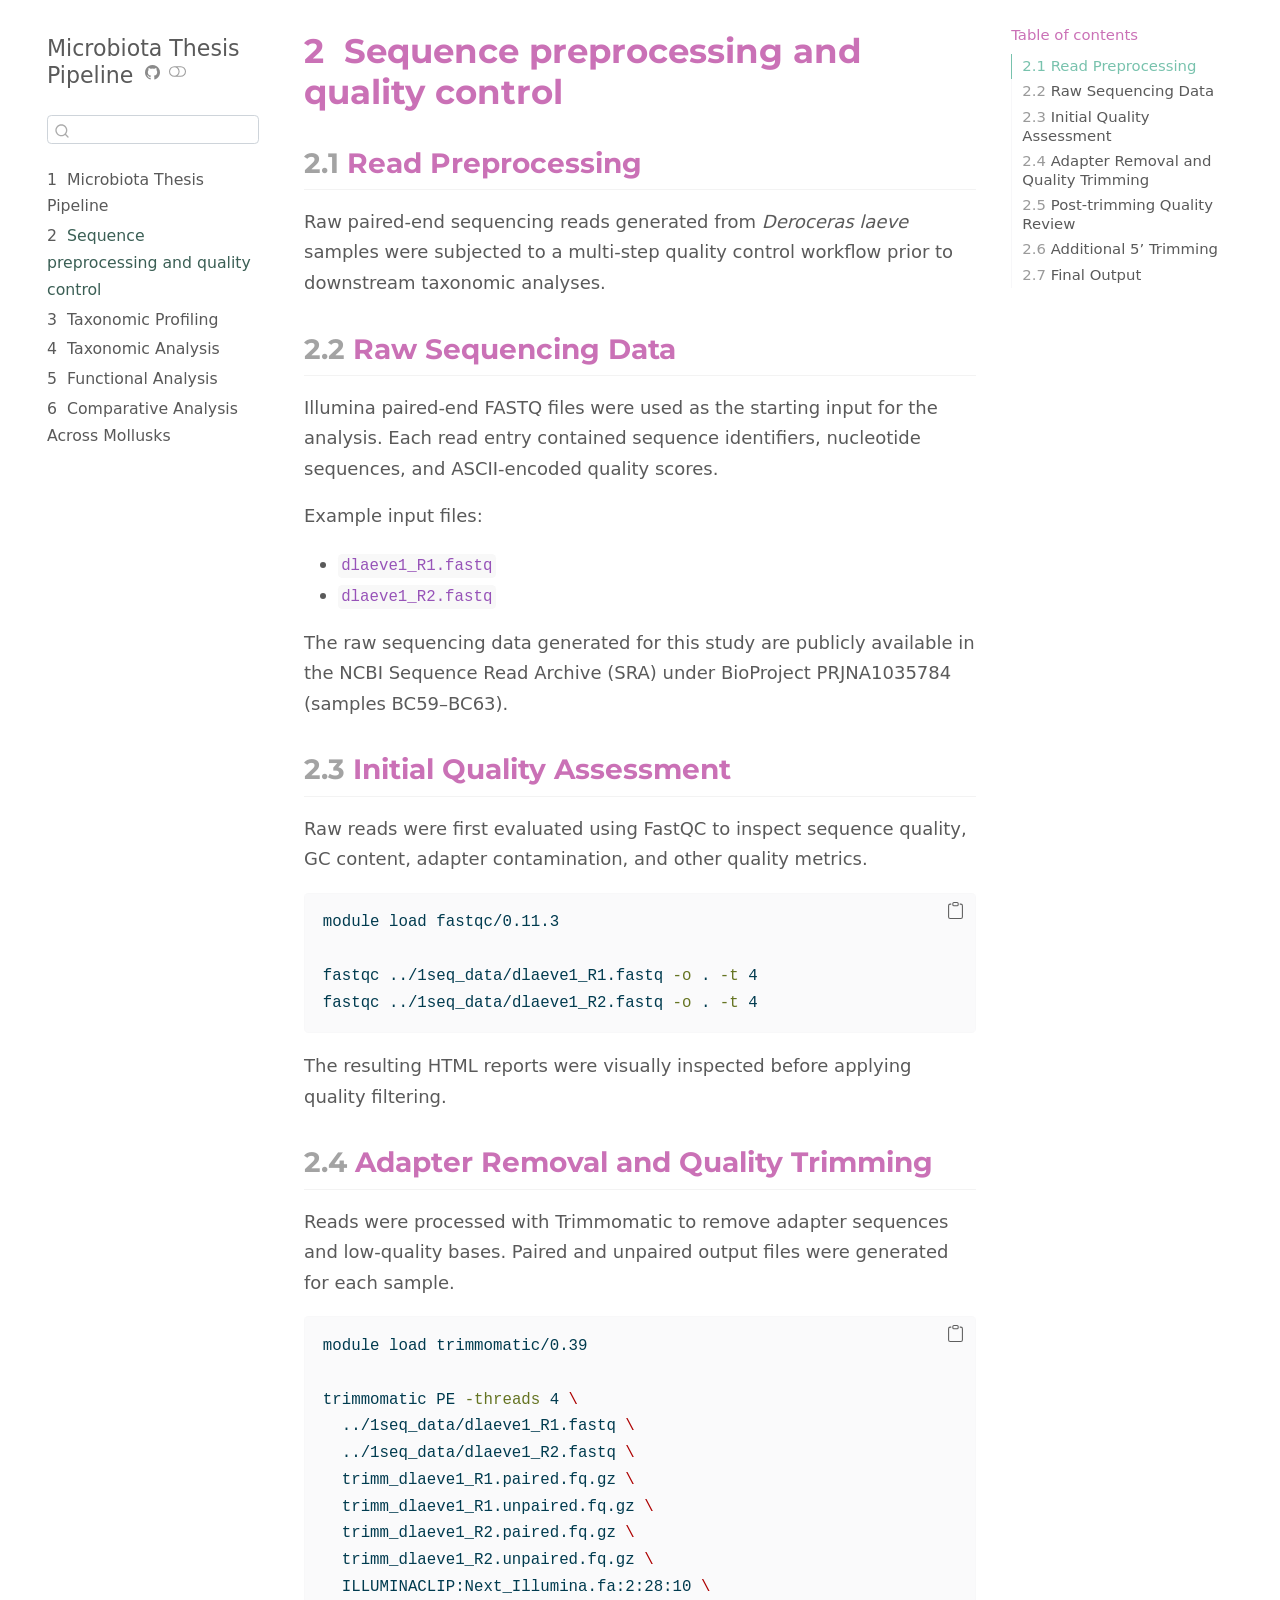
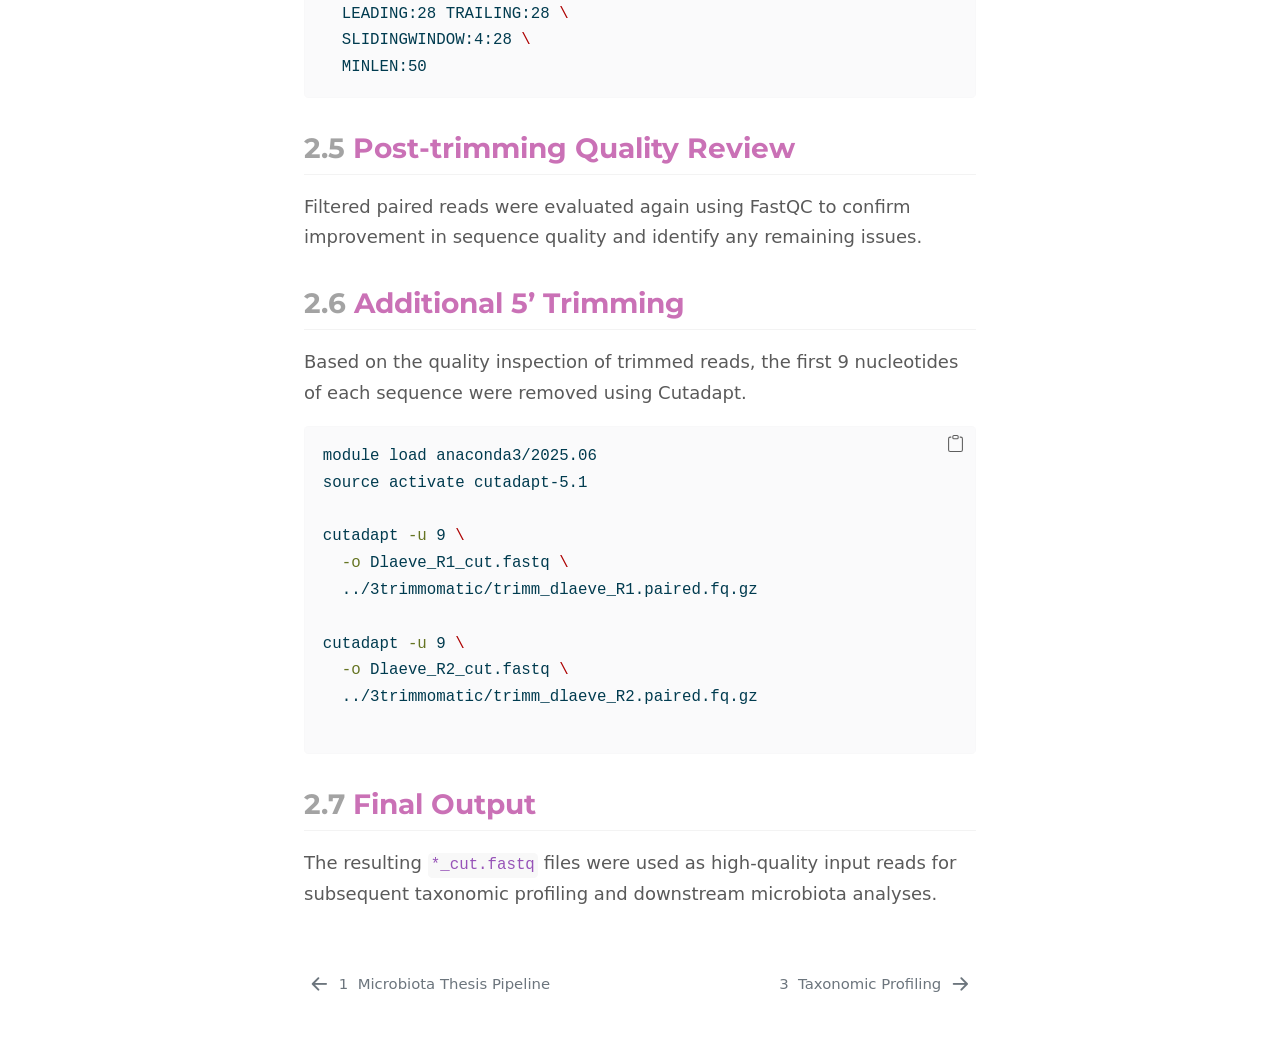
<file: docs/preprocessing.html>
<!DOCTYPE html>
<html xmlns="http://www.w3.org/1999/xhtml" lang="en" xml:lang="en"><head>

<meta charset="utf-8">
<meta name="generator" content="quarto-1.3.353">

<meta name="viewport" content="width=device-width, initial-scale=1.0, user-scalable=yes">


<title>Microbiota Thesis Pipeline - 2&nbsp; Sequence preprocessing and quality control</title>
<style>
code{white-space: pre-wrap;}
span.smallcaps{font-variant: small-caps;}
div.columns{display: flex; gap: min(4vw, 1.5em);}
div.column{flex: auto; overflow-x: auto;}
div.hanging-indent{margin-left: 1.5em; text-indent: -1.5em;}
ul.task-list{list-style: none;}
ul.task-list li input[type="checkbox"] {
  width: 0.8em;
  margin: 0 0.8em 0.2em -1em; /* quarto-specific, see https://github.com/quarto-dev/quarto-cli/issues/4556 */ 
  vertical-align: middle;
}
/* CSS for syntax highlighting */
pre > code.sourceCode { white-space: pre; position: relative; }
pre > code.sourceCode > span { display: inline-block; line-height: 1.25; }
pre > code.sourceCode > span:empty { height: 1.2em; }
.sourceCode { overflow: visible; }
code.sourceCode > span { color: inherit; text-decoration: inherit; }
div.sourceCode { margin: 1em 0; }
pre.sourceCode { margin: 0; }
@media screen {
div.sourceCode { overflow: auto; }
}
@media print {
pre > code.sourceCode { white-space: pre-wrap; }
pre > code.sourceCode > span { text-indent: -5em; padding-left: 5em; }
}
pre.numberSource code
  { counter-reset: source-line 0; }
pre.numberSource code > span
  { position: relative; left: -4em; counter-increment: source-line; }
pre.numberSource code > span > a:first-child::before
  { content: counter(source-line);
    position: relative; left: -1em; text-align: right; vertical-align: baseline;
    border: none; display: inline-block;
    -webkit-touch-callout: none; -webkit-user-select: none;
    -khtml-user-select: none; -moz-user-select: none;
    -ms-user-select: none; user-select: none;
    padding: 0 4px; width: 4em;
  }
pre.numberSource { margin-left: 3em;  padding-left: 4px; }
div.sourceCode
  {   }
@media screen {
pre > code.sourceCode > span > a:first-child::before { text-decoration: underline; }
}
</style>


<script src="site_libs/quarto-nav/quarto-nav.js"></script>
<script src="site_libs/quarto-nav/headroom.min.js"></script>
<script src="site_libs/clipboard/clipboard.min.js"></script>
<script src="site_libs/quarto-search/autocomplete.umd.js"></script>
<script src="site_libs/quarto-search/fuse.min.js"></script>
<script src="site_libs/quarto-search/quarto-search.js"></script>
<meta name="quarto:offset" content="./">
<link href="./taxonomic_profiling.html" rel="next">
<link href="./index.html" rel="prev">
<link href="./favicon.png" rel="icon" type="image/png">
<script src="site_libs/quarto-html/quarto.js"></script>
<script src="site_libs/quarto-html/popper.min.js"></script>
<script src="site_libs/quarto-html/tippy.umd.min.js"></script>
<script src="site_libs/quarto-html/anchor.min.js"></script>
<link href="site_libs/quarto-html/tippy.css" rel="stylesheet">
<link href="site_libs/quarto-html/quarto-syntax-highlighting.css" rel="stylesheet" class="quarto-color-scheme" id="quarto-text-highlighting-styles">
<link href="site_libs/quarto-html/quarto-syntax-highlighting-dark.css" rel="prefetch" class="quarto-color-scheme quarto-color-alternate" id="quarto-text-highlighting-styles">
<script src="site_libs/bootstrap/bootstrap.min.js"></script>
<link href="site_libs/bootstrap/bootstrap-icons.css" rel="stylesheet">
<link href="site_libs/bootstrap/bootstrap.min.css" rel="stylesheet" class="quarto-color-scheme" id="quarto-bootstrap" data-mode="light">
<link href="site_libs/bootstrap/bootstrap-dark.min.css" rel="prefetch" class="quarto-color-scheme quarto-color-alternate" id="quarto-bootstrap" data-mode="dark">
<script id="quarto-search-options" type="application/json">{
  "location": "sidebar",
  "copy-button": false,
  "collapse-after": 3,
  "panel-placement": "start",
  "type": "textbox",
  "limit": 20,
  "language": {
    "search-no-results-text": "No results",
    "search-matching-documents-text": "matching documents",
    "search-copy-link-title": "Copy link to search",
    "search-hide-matches-text": "Hide additional matches",
    "search-more-match-text": "more match in this document",
    "search-more-matches-text": "more matches in this document",
    "search-clear-button-title": "Clear",
    "search-detached-cancel-button-title": "Cancel",
    "search-submit-button-title": "Submit"
  }
}</script>
<style>html{ scroll-behavior: smooth; }</style>


<link rel="stylesheet" href="styles.css">
</head>

<body class="nav-sidebar floating">

<div id="quarto-search-results"></div>
  <header id="quarto-header" class="headroom fixed-top">
  <nav class="quarto-secondary-nav">
    <div class="container-fluid d-flex">
      <button type="button" class="quarto-btn-toggle btn" data-bs-toggle="collapse" data-bs-target="#quarto-sidebar,#quarto-sidebar-glass" aria-controls="quarto-sidebar" aria-expanded="false" aria-label="Toggle sidebar navigation" onclick="if (window.quartoToggleHeadroom) { window.quartoToggleHeadroom(); }">
        <i class="bi bi-layout-text-sidebar-reverse"></i>
      </button>
      <nav class="quarto-page-breadcrumbs" aria-label="breadcrumb"><ol class="breadcrumb"><li class="breadcrumb-item"><a href="./preprocessing.html"><span class="chapter-number">2</span>&nbsp; <span class="chapter-title">Sequence preprocessing and quality control</span></a></li></ol></nav>
      <a class="flex-grow-1" role="button" data-bs-toggle="collapse" data-bs-target="#quarto-sidebar,#quarto-sidebar-glass" aria-controls="quarto-sidebar" aria-expanded="false" aria-label="Toggle sidebar navigation" onclick="if (window.quartoToggleHeadroom) { window.quartoToggleHeadroom(); }">      
      </a>
      <button type="button" class="btn quarto-search-button" aria-label="Search" onclick="window.quartoOpenSearch();">
        <i class="bi bi-search"></i>
      </button>
    </div>
  </nav>
</header>
<!-- content -->
<div id="quarto-content" class="quarto-container page-columns page-rows-contents page-layout-article">
<!-- sidebar -->
  <nav id="quarto-sidebar" class="sidebar collapse collapse-horizontal sidebar-navigation floating overflow-auto">
    <div class="pt-lg-2 mt-2 text-left sidebar-header">
    <div class="sidebar-title mb-0 py-0">
      <a href="./">Microbiota Thesis Pipeline</a> 
        <div class="sidebar-tools-main">
    <a href="https://github.com/Mayfm/Microbiota-thesis-pipeline" title="Source Code" class="quarto-navigation-tool px-1" aria-label="Source Code"><i class="bi bi-github"></i></a>
  <a href="" class="quarto-color-scheme-toggle quarto-navigation-tool  px-1" onclick="window.quartoToggleColorScheme(); return false;" title="Toggle dark mode"><i class="bi"></i></a>
</div>
    </div>
      </div>
        <div class="mt-2 flex-shrink-0 align-items-center">
        <div class="sidebar-search">
        <div id="quarto-search" class="" title="Search"></div>
        </div>
        </div>
    <div class="sidebar-menu-container"> 
    <ul class="list-unstyled mt-1">
        <li class="sidebar-item">
  <div class="sidebar-item-container"> 
  <a href="./index.html" class="sidebar-item-text sidebar-link">
 <span class="menu-text"><span class="chapter-number">1</span>&nbsp; <span class="chapter-title">Microbiota Thesis Pipeline</span></span></a>
  </div>
</li>
        <li class="sidebar-item">
  <div class="sidebar-item-container"> 
  <a href="./preprocessing.html" class="sidebar-item-text sidebar-link active">
 <span class="menu-text"><span class="chapter-number">2</span>&nbsp; <span class="chapter-title">Sequence preprocessing and quality control</span></span></a>
  </div>
</li>
        <li class="sidebar-item">
  <div class="sidebar-item-container"> 
  <a href="./taxonomic_profiling.html" class="sidebar-item-text sidebar-link">
 <span class="menu-text"><span class="chapter-number">3</span>&nbsp; <span class="chapter-title">Taxonomic Profiling</span></span></a>
  </div>
</li>
        <li class="sidebar-item">
  <div class="sidebar-item-container"> 
  <a href="./taxonomic_analysis.html" class="sidebar-item-text sidebar-link">
 <span class="menu-text"><span class="chapter-number">4</span>&nbsp; <span class="chapter-title">Taxonomic Analysis</span></span></a>
  </div>
</li>
        <li class="sidebar-item">
  <div class="sidebar-item-container"> 
  <a href="./functional_analysis.html" class="sidebar-item-text sidebar-link">
 <span class="menu-text"><span class="chapter-number">5</span>&nbsp; <span class="chapter-title">Functional Analysis</span></span></a>
  </div>
</li>
        <li class="sidebar-item">
  <div class="sidebar-item-container"> 
  <a href="./comparative_analysis.html" class="sidebar-item-text sidebar-link">
 <span class="menu-text"><span class="chapter-number">6</span>&nbsp; <span class="chapter-title">Comparative Analysis Across Mollusks</span></span></a>
  </div>
</li>
    </ul>
    </div>
</nav>
<div id="quarto-sidebar-glass" data-bs-toggle="collapse" data-bs-target="#quarto-sidebar,#quarto-sidebar-glass"></div>
<!-- margin-sidebar -->
    <div id="quarto-margin-sidebar" class="sidebar margin-sidebar">
        <nav id="TOC" role="doc-toc" class="toc-active">
    <h2 id="toc-title">Table of contents</h2>
   
  <ul>
  <li><a href="#read-preprocessing" id="toc-read-preprocessing" class="nav-link active" data-scroll-target="#read-preprocessing"><span class="header-section-number">2.1</span> Read Preprocessing</a></li>
  <li><a href="#raw-sequencing-data" id="toc-raw-sequencing-data" class="nav-link" data-scroll-target="#raw-sequencing-data"><span class="header-section-number">2.2</span> Raw Sequencing Data</a></li>
  <li><a href="#initial-quality-assessment" id="toc-initial-quality-assessment" class="nav-link" data-scroll-target="#initial-quality-assessment"><span class="header-section-number">2.3</span> Initial Quality Assessment</a></li>
  <li><a href="#adapter-removal-and-quality-trimming" id="toc-adapter-removal-and-quality-trimming" class="nav-link" data-scroll-target="#adapter-removal-and-quality-trimming"><span class="header-section-number">2.4</span> Adapter Removal and Quality Trimming</a></li>
  <li><a href="#post-trimming-quality-review" id="toc-post-trimming-quality-review" class="nav-link" data-scroll-target="#post-trimming-quality-review"><span class="header-section-number">2.5</span> Post-trimming Quality Review</a></li>
  <li><a href="#additional-5-trimming" id="toc-additional-5-trimming" class="nav-link" data-scroll-target="#additional-5-trimming"><span class="header-section-number">2.6</span> Additional 5’ Trimming</a></li>
  <li><a href="#final-output" id="toc-final-output" class="nav-link" data-scroll-target="#final-output"><span class="header-section-number">2.7</span> Final Output</a></li>
  </ul>
</nav>
    </div>
<!-- main -->
<main class="content" id="quarto-document-content">

<header id="title-block-header" class="quarto-title-block default">
<div class="quarto-title">
<h1 class="title"><span class="chapter-number">2</span>&nbsp; <span class="chapter-title">Sequence preprocessing and quality control</span></h1>
</div>



<div class="quarto-title-meta">

    
  
    
  </div>
  

</header>

<section id="read-preprocessing" class="level2" data-number="2.1">
<h2 data-number="2.1" class="anchored" data-anchor-id="read-preprocessing"><span class="header-section-number">2.1</span> Read Preprocessing</h2>
<p>Raw paired-end sequencing reads generated from <em>Deroceras laeve</em> samples were subjected to a multi-step quality control workflow prior to downstream taxonomic analyses.</p>
</section>
<section id="raw-sequencing-data" class="level2" data-number="2.2">
<h2 data-number="2.2" class="anchored" data-anchor-id="raw-sequencing-data"><span class="header-section-number">2.2</span> Raw Sequencing Data</h2>
<p>Illumina paired-end FASTQ files were used as the starting input for the analysis. Each read entry contained sequence identifiers, nucleotide sequences, and ASCII-encoded quality scores.</p>
<p>Example input files:</p>
<ul>
<li><code>dlaeve1_R1.fastq</code></li>
<li><code>dlaeve1_R2.fastq</code></li>
</ul>
<p>The raw sequencing data generated for this study are publicly available in the NCBI Sequence Read Archive (SRA) under BioProject PRJNA1035784 (samples BC59–BC63).</p>
</section>
<section id="initial-quality-assessment" class="level2" data-number="2.3">
<h2 data-number="2.3" class="anchored" data-anchor-id="initial-quality-assessment"><span class="header-section-number">2.3</span> Initial Quality Assessment</h2>
<p>Raw reads were first evaluated using FastQC to inspect sequence quality, GC content, adapter contamination, and other quality metrics.</p>
<div class="sourceCode" id="cb1"><pre class="sourceCode bash code-with-copy"><code class="sourceCode bash"><span id="cb1-1"><a href="#cb1-1" aria-hidden="true" tabindex="-1"></a><span class="ex">module</span> load fastqc/0.11.3</span>
<span id="cb1-2"><a href="#cb1-2" aria-hidden="true" tabindex="-1"></a></span>
<span id="cb1-3"><a href="#cb1-3" aria-hidden="true" tabindex="-1"></a><span class="ex">fastqc</span> ../1seq_data/dlaeve1_R1.fastq <span class="at">-o</span> . <span class="at">-t</span> 4</span>
<span id="cb1-4"><a href="#cb1-4" aria-hidden="true" tabindex="-1"></a><span class="ex">fastqc</span> ../1seq_data/dlaeve1_R2.fastq <span class="at">-o</span> . <span class="at">-t</span> 4</span></code><button title="Copy to Clipboard" class="code-copy-button"><i class="bi"></i></button></pre></div>
<p>The resulting HTML reports were visually inspected before applying quality filtering.</p>
</section>
<section id="adapter-removal-and-quality-trimming" class="level2" data-number="2.4">
<h2 data-number="2.4" class="anchored" data-anchor-id="adapter-removal-and-quality-trimming"><span class="header-section-number">2.4</span> Adapter Removal and Quality Trimming</h2>
<p>Reads were processed with Trimmomatic to remove adapter sequences and low-quality bases. Paired and unpaired output files were generated for each sample.</p>
<div class="sourceCode" id="cb2"><pre class="sourceCode bash code-with-copy"><code class="sourceCode bash"><span id="cb2-1"><a href="#cb2-1" aria-hidden="true" tabindex="-1"></a><span class="ex">module</span> load trimmomatic/0.39</span>
<span id="cb2-2"><a href="#cb2-2" aria-hidden="true" tabindex="-1"></a></span>
<span id="cb2-3"><a href="#cb2-3" aria-hidden="true" tabindex="-1"></a><span class="ex">trimmomatic</span> PE <span class="at">-threads</span> 4 <span class="dt">\</span></span>
<span id="cb2-4"><a href="#cb2-4" aria-hidden="true" tabindex="-1"></a>  ../1seq_data/dlaeve1_R1.fastq <span class="dt">\</span></span>
<span id="cb2-5"><a href="#cb2-5" aria-hidden="true" tabindex="-1"></a>  ../1seq_data/dlaeve1_R2.fastq <span class="dt">\</span></span>
<span id="cb2-6"><a href="#cb2-6" aria-hidden="true" tabindex="-1"></a>  trimm_dlaeve1_R1.paired.fq.gz <span class="dt">\</span></span>
<span id="cb2-7"><a href="#cb2-7" aria-hidden="true" tabindex="-1"></a>  trimm_dlaeve1_R1.unpaired.fq.gz <span class="dt">\</span></span>
<span id="cb2-8"><a href="#cb2-8" aria-hidden="true" tabindex="-1"></a>  trimm_dlaeve1_R2.paired.fq.gz <span class="dt">\</span></span>
<span id="cb2-9"><a href="#cb2-9" aria-hidden="true" tabindex="-1"></a>  trimm_dlaeve1_R2.unpaired.fq.gz <span class="dt">\</span></span>
<span id="cb2-10"><a href="#cb2-10" aria-hidden="true" tabindex="-1"></a>  ILLUMINACLIP:Next_Illumina.fa:2:28:10 <span class="dt">\</span></span>
<span id="cb2-11"><a href="#cb2-11" aria-hidden="true" tabindex="-1"></a>  LEADING:28 TRAILING:28 <span class="dt">\</span></span>
<span id="cb2-12"><a href="#cb2-12" aria-hidden="true" tabindex="-1"></a>  SLIDINGWINDOW:4:28 <span class="dt">\</span></span>
<span id="cb2-13"><a href="#cb2-13" aria-hidden="true" tabindex="-1"></a>  MINLEN:50</span></code><button title="Copy to Clipboard" class="code-copy-button"><i class="bi"></i></button></pre></div>
</section>
<section id="post-trimming-quality-review" class="level2" data-number="2.5">
<h2 data-number="2.5" class="anchored" data-anchor-id="post-trimming-quality-review"><span class="header-section-number">2.5</span> Post-trimming Quality Review</h2>
<p>Filtered paired reads were evaluated again using FastQC to confirm improvement in sequence quality and identify any remaining issues.</p>
</section>
<section id="additional-5-trimming" class="level2" data-number="2.6">
<h2 data-number="2.6" class="anchored" data-anchor-id="additional-5-trimming"><span class="header-section-number">2.6</span> Additional 5’ Trimming</h2>
<p>Based on the quality inspection of trimmed reads, the first 9 nucleotides of each sequence were removed using Cutadapt.</p>
<div class="sourceCode" id="cb3"><pre class="sourceCode bash code-with-copy"><code class="sourceCode bash"><span id="cb3-1"><a href="#cb3-1" aria-hidden="true" tabindex="-1"></a><span class="ex">module</span> load anaconda3/2025.06</span>
<span id="cb3-2"><a href="#cb3-2" aria-hidden="true" tabindex="-1"></a><span class="bu">source</span> activate cutadapt-5.1</span>
<span id="cb3-3"><a href="#cb3-3" aria-hidden="true" tabindex="-1"></a></span>
<span id="cb3-4"><a href="#cb3-4" aria-hidden="true" tabindex="-1"></a><span class="ex">cutadapt</span> <span class="at">-u</span> 9 <span class="dt">\</span></span>
<span id="cb3-5"><a href="#cb3-5" aria-hidden="true" tabindex="-1"></a>  <span class="at">-o</span> Dlaeve_R1_cut.fastq <span class="dt">\</span></span>
<span id="cb3-6"><a href="#cb3-6" aria-hidden="true" tabindex="-1"></a>  ../3trimmomatic/trimm_dlaeve_R1.paired.fq.gz</span>
<span id="cb3-7"><a href="#cb3-7" aria-hidden="true" tabindex="-1"></a></span>
<span id="cb3-8"><a href="#cb3-8" aria-hidden="true" tabindex="-1"></a><span class="ex">cutadapt</span> <span class="at">-u</span> 9 <span class="dt">\</span></span>
<span id="cb3-9"><a href="#cb3-9" aria-hidden="true" tabindex="-1"></a>  <span class="at">-o</span> Dlaeve_R2_cut.fastq <span class="dt">\</span></span>
<span id="cb3-10"><a href="#cb3-10" aria-hidden="true" tabindex="-1"></a>  ../3trimmomatic/trimm_dlaeve_R2.paired.fq.gz</span>
<span id="cb3-11"><a href="#cb3-11" aria-hidden="true" tabindex="-1"></a>  </span></code><button title="Copy to Clipboard" class="code-copy-button"><i class="bi"></i></button></pre></div>
</section>
<section id="final-output" class="level2" data-number="2.7">
<h2 data-number="2.7" class="anchored" data-anchor-id="final-output"><span class="header-section-number">2.7</span> Final Output</h2>
<p>The resulting <code>*_cut.fastq</code> files were used as high-quality input reads for subsequent taxonomic profiling and downstream microbiota analyses.</p>


</section>

</main> <!-- /main -->
<script id="quarto-html-after-body" type="application/javascript">
window.document.addEventListener("DOMContentLoaded", function (event) {
  const toggleBodyColorMode = (bsSheetEl) => {
    const mode = bsSheetEl.getAttribute("data-mode");
    const bodyEl = window.document.querySelector("body");
    if (mode === "dark") {
      bodyEl.classList.add("quarto-dark");
      bodyEl.classList.remove("quarto-light");
    } else {
      bodyEl.classList.add("quarto-light");
      bodyEl.classList.remove("quarto-dark");
    }
  }
  const toggleBodyColorPrimary = () => {
    const bsSheetEl = window.document.querySelector("link#quarto-bootstrap");
    if (bsSheetEl) {
      toggleBodyColorMode(bsSheetEl);
    }
  }
  toggleBodyColorPrimary();  
  const disableStylesheet = (stylesheets) => {
    for (let i=0; i < stylesheets.length; i++) {
      const stylesheet = stylesheets[i];
      stylesheet.rel = 'prefetch';
    }
  }
  const enableStylesheet = (stylesheets) => {
    for (let i=0; i < stylesheets.length; i++) {
      const stylesheet = stylesheets[i];
      stylesheet.rel = 'stylesheet';
    }
  }
  const manageTransitions = (selector, allowTransitions) => {
    const els = window.document.querySelectorAll(selector);
    for (let i=0; i < els.length; i++) {
      const el = els[i];
      if (allowTransitions) {
        el.classList.remove('notransition');
      } else {
        el.classList.add('notransition');
      }
    }
  }
  const toggleColorMode = (alternate) => {
    // Switch the stylesheets
    const alternateStylesheets = window.document.querySelectorAll('link.quarto-color-scheme.quarto-color-alternate');
    manageTransitions('#quarto-margin-sidebar .nav-link', false);
    if (alternate) {
      enableStylesheet(alternateStylesheets);
      for (const sheetNode of alternateStylesheets) {
        if (sheetNode.id === "quarto-bootstrap") {
          toggleBodyColorMode(sheetNode);
        }
      }
    } else {
      disableStylesheet(alternateStylesheets);
      toggleBodyColorPrimary();
    }
    manageTransitions('#quarto-margin-sidebar .nav-link', true);
    // Switch the toggles
    const toggles = window.document.querySelectorAll('.quarto-color-scheme-toggle');
    for (let i=0; i < toggles.length; i++) {
      const toggle = toggles[i];
      if (toggle) {
        if (alternate) {
          toggle.classList.add("alternate");     
        } else {
          toggle.classList.remove("alternate");
        }
      }
    }
    // Hack to workaround the fact that safari doesn't
    // properly recolor the scrollbar when toggling (#1455)
    if (navigator.userAgent.indexOf('Safari') > 0 && navigator.userAgent.indexOf('Chrome') == -1) {
      manageTransitions("body", false);
      window.scrollTo(0, 1);
      setTimeout(() => {
        window.scrollTo(0, 0);
        manageTransitions("body", true);
      }, 40);  
    }
  }
  const isFileUrl = () => { 
    return window.location.protocol === 'file:';
  }
  const hasAlternateSentinel = () => {  
    let styleSentinel = getColorSchemeSentinel();
    if (styleSentinel !== null) {
      return styleSentinel === "alternate";
    } else {
      return false;
    }
  }
  const setStyleSentinel = (alternate) => {
    const value = alternate ? "alternate" : "default";
    if (!isFileUrl()) {
      window.localStorage.setItem("quarto-color-scheme", value);
    } else {
      localAlternateSentinel = value;
    }
  }
  const getColorSchemeSentinel = () => {
    if (!isFileUrl()) {
      const storageValue = window.localStorage.getItem("quarto-color-scheme");
      return storageValue != null ? storageValue : localAlternateSentinel;
    } else {
      return localAlternateSentinel;
    }
  }
  let localAlternateSentinel = 'default';
  // Dark / light mode switch
  window.quartoToggleColorScheme = () => {
    // Read the current dark / light value 
    let toAlternate = !hasAlternateSentinel();
    toggleColorMode(toAlternate);
    setStyleSentinel(toAlternate);
  };
  // Ensure there is a toggle, if there isn't float one in the top right
  if (window.document.querySelector('.quarto-color-scheme-toggle') === null) {
    const a = window.document.createElement('a');
    a.classList.add('top-right');
    a.classList.add('quarto-color-scheme-toggle');
    a.href = "";
    a.onclick = function() { try { window.quartoToggleColorScheme(); } catch {} return false; };
    const i = window.document.createElement("i");
    i.classList.add('bi');
    a.appendChild(i);
    window.document.body.appendChild(a);
  }
  // Switch to dark mode if need be
  if (hasAlternateSentinel()) {
    toggleColorMode(true);
  } else {
    toggleColorMode(false);
  }
  const icon = "";
  const anchorJS = new window.AnchorJS();
  anchorJS.options = {
    placement: 'right',
    icon: icon
  };
  anchorJS.add('.anchored');
  const isCodeAnnotation = (el) => {
    for (const clz of el.classList) {
      if (clz.startsWith('code-annotation-')) {                     
        return true;
      }
    }
    return false;
  }
  const clipboard = new window.ClipboardJS('.code-copy-button', {
    text: function(trigger) {
      const codeEl = trigger.previousElementSibling.cloneNode(true);
      for (const childEl of codeEl.children) {
        if (isCodeAnnotation(childEl)) {
          childEl.remove();
        }
      }
      return codeEl.innerText;
    }
  });
  clipboard.on('success', function(e) {
    // button target
    const button = e.trigger;
    // don't keep focus
    button.blur();
    // flash "checked"
    button.classList.add('code-copy-button-checked');
    var currentTitle = button.getAttribute("title");
    button.setAttribute("title", "Copied!");
    let tooltip;
    if (window.bootstrap) {
      button.setAttribute("data-bs-toggle", "tooltip");
      button.setAttribute("data-bs-placement", "left");
      button.setAttribute("data-bs-title", "Copied!");
      tooltip = new bootstrap.Tooltip(button, 
        { trigger: "manual", 
          customClass: "code-copy-button-tooltip",
          offset: [0, -8]});
      tooltip.show();    
    }
    setTimeout(function() {
      if (tooltip) {
        tooltip.hide();
        button.removeAttribute("data-bs-title");
        button.removeAttribute("data-bs-toggle");
        button.removeAttribute("data-bs-placement");
      }
      button.setAttribute("title", currentTitle);
      button.classList.remove('code-copy-button-checked');
    }, 1000);
    // clear code selection
    e.clearSelection();
  });
  function tippyHover(el, contentFn) {
    const config = {
      allowHTML: true,
      content: contentFn,
      maxWidth: 500,
      delay: 100,
      arrow: false,
      appendTo: function(el) {
          return el.parentElement;
      },
      interactive: true,
      interactiveBorder: 10,
      theme: 'quarto',
      placement: 'bottom-start'
    };
    window.tippy(el, config); 
  }
  const noterefs = window.document.querySelectorAll('a[role="doc-noteref"]');
  for (var i=0; i<noterefs.length; i++) {
    const ref = noterefs[i];
    tippyHover(ref, function() {
      // use id or data attribute instead here
      let href = ref.getAttribute('data-footnote-href') || ref.getAttribute('href');
      try { href = new URL(href).hash; } catch {}
      const id = href.replace(/^#\/?/, "");
      const note = window.document.getElementById(id);
      return note.innerHTML;
    });
  }
      let selectedAnnoteEl;
      const selectorForAnnotation = ( cell, annotation) => {
        let cellAttr = 'data-code-cell="' + cell + '"';
        let lineAttr = 'data-code-annotation="' +  annotation + '"';
        const selector = 'span[' + cellAttr + '][' + lineAttr + ']';
        return selector;
      }
      const selectCodeLines = (annoteEl) => {
        const doc = window.document;
        const targetCell = annoteEl.getAttribute("data-target-cell");
        const targetAnnotation = annoteEl.getAttribute("data-target-annotation");
        const annoteSpan = window.document.querySelector(selectorForAnnotation(targetCell, targetAnnotation));
        const lines = annoteSpan.getAttribute("data-code-lines").split(",");
        const lineIds = lines.map((line) => {
          return targetCell + "-" + line;
        })
        let top = null;
        let height = null;
        let parent = null;
        if (lineIds.length > 0) {
            //compute the position of the single el (top and bottom and make a div)
            const el = window.document.getElementById(lineIds[0]);
            top = el.offsetTop;
            height = el.offsetHeight;
            parent = el.parentElement.parentElement;
          if (lineIds.length > 1) {
            const lastEl = window.document.getElementById(lineIds[lineIds.length - 1]);
            const bottom = lastEl.offsetTop + lastEl.offsetHeight;
            height = bottom - top;
          }
          if (top !== null && height !== null && parent !== null) {
            // cook up a div (if necessary) and position it 
            let div = window.document.getElementById("code-annotation-line-highlight");
            if (div === null) {
              div = window.document.createElement("div");
              div.setAttribute("id", "code-annotation-line-highlight");
              div.style.position = 'absolute';
              parent.appendChild(div);
            }
            div.style.top = top - 2 + "px";
            div.style.height = height + 4 + "px";
            let gutterDiv = window.document.getElementById("code-annotation-line-highlight-gutter");
            if (gutterDiv === null) {
              gutterDiv = window.document.createElement("div");
              gutterDiv.setAttribute("id", "code-annotation-line-highlight-gutter");
              gutterDiv.style.position = 'absolute';
              const codeCell = window.document.getElementById(targetCell);
              const gutter = codeCell.querySelector('.code-annotation-gutter');
              gutter.appendChild(gutterDiv);
            }
            gutterDiv.style.top = top - 2 + "px";
            gutterDiv.style.height = height + 4 + "px";
          }
          selectedAnnoteEl = annoteEl;
        }
      };
      const unselectCodeLines = () => {
        const elementsIds = ["code-annotation-line-highlight", "code-annotation-line-highlight-gutter"];
        elementsIds.forEach((elId) => {
          const div = window.document.getElementById(elId);
          if (div) {
            div.remove();
          }
        });
        selectedAnnoteEl = undefined;
      };
      // Attach click handler to the DT
      const annoteDls = window.document.querySelectorAll('dt[data-target-cell]');
      for (const annoteDlNode of annoteDls) {
        annoteDlNode.addEventListener('click', (event) => {
          const clickedEl = event.target;
          if (clickedEl !== selectedAnnoteEl) {
            unselectCodeLines();
            const activeEl = window.document.querySelector('dt[data-target-cell].code-annotation-active');
            if (activeEl) {
              activeEl.classList.remove('code-annotation-active');
            }
            selectCodeLines(clickedEl);
            clickedEl.classList.add('code-annotation-active');
          } else {
            // Unselect the line
            unselectCodeLines();
            clickedEl.classList.remove('code-annotation-active');
          }
        });
      }
  const findCites = (el) => {
    const parentEl = el.parentElement;
    if (parentEl) {
      const cites = parentEl.dataset.cites;
      if (cites) {
        return {
          el,
          cites: cites.split(' ')
        };
      } else {
        return findCites(el.parentElement)
      }
    } else {
      return undefined;
    }
  };
  var bibliorefs = window.document.querySelectorAll('a[role="doc-biblioref"]');
  for (var i=0; i<bibliorefs.length; i++) {
    const ref = bibliorefs[i];
    const citeInfo = findCites(ref);
    if (citeInfo) {
      tippyHover(citeInfo.el, function() {
        var popup = window.document.createElement('div');
        citeInfo.cites.forEach(function(cite) {
          var citeDiv = window.document.createElement('div');
          citeDiv.classList.add('hanging-indent');
          citeDiv.classList.add('csl-entry');
          var biblioDiv = window.document.getElementById('ref-' + cite);
          if (biblioDiv) {
            citeDiv.innerHTML = biblioDiv.innerHTML;
          }
          popup.appendChild(citeDiv);
        });
        return popup.innerHTML;
      });
    }
  }
    var localhostRegex = new RegExp(/^(?:http|https):\/\/localhost\:?[0-9]*\//);
      var filterRegex = new RegExp('/' + window.location.host + '/');
    var isInternal = (href) => {
        return filterRegex.test(href) || localhostRegex.test(href);
    }
    // Inspect non-navigation links and adorn them if external
 	var links = window.document.querySelectorAll('a[href]:not(.nav-link):not(.navbar-brand):not(.toc-action):not(.sidebar-link):not(.sidebar-item-toggle):not(.pagination-link):not(.no-external):not([aria-hidden]):not(.dropdown-item)');
    for (var i=0; i<links.length; i++) {
      const link = links[i];
      if (!isInternal(link.href)) {
          // target, if specified
          link.setAttribute("target", "_blank");
      }
    }
});
</script>
<nav class="page-navigation">
  <div class="nav-page nav-page-previous">
      <a href="./index.html" class="pagination-link">
        <i class="bi bi-arrow-left-short"></i> <span class="nav-page-text"><span class="chapter-number">1</span>&nbsp; <span class="chapter-title">Microbiota Thesis Pipeline</span></span>
      </a>          
  </div>
  <div class="nav-page nav-page-next">
      <a href="./taxonomic_profiling.html" class="pagination-link">
        <span class="nav-page-text"><span class="chapter-number">3</span>&nbsp; <span class="chapter-title">Taxonomic Profiling</span></span> <i class="bi bi-arrow-right-short"></i>
      </a>
  </div>
</nav>
</div> <!-- /content -->



<script src="site_libs/quarto-html/zenscroll-min.js"></script>
</body></html>
</file>
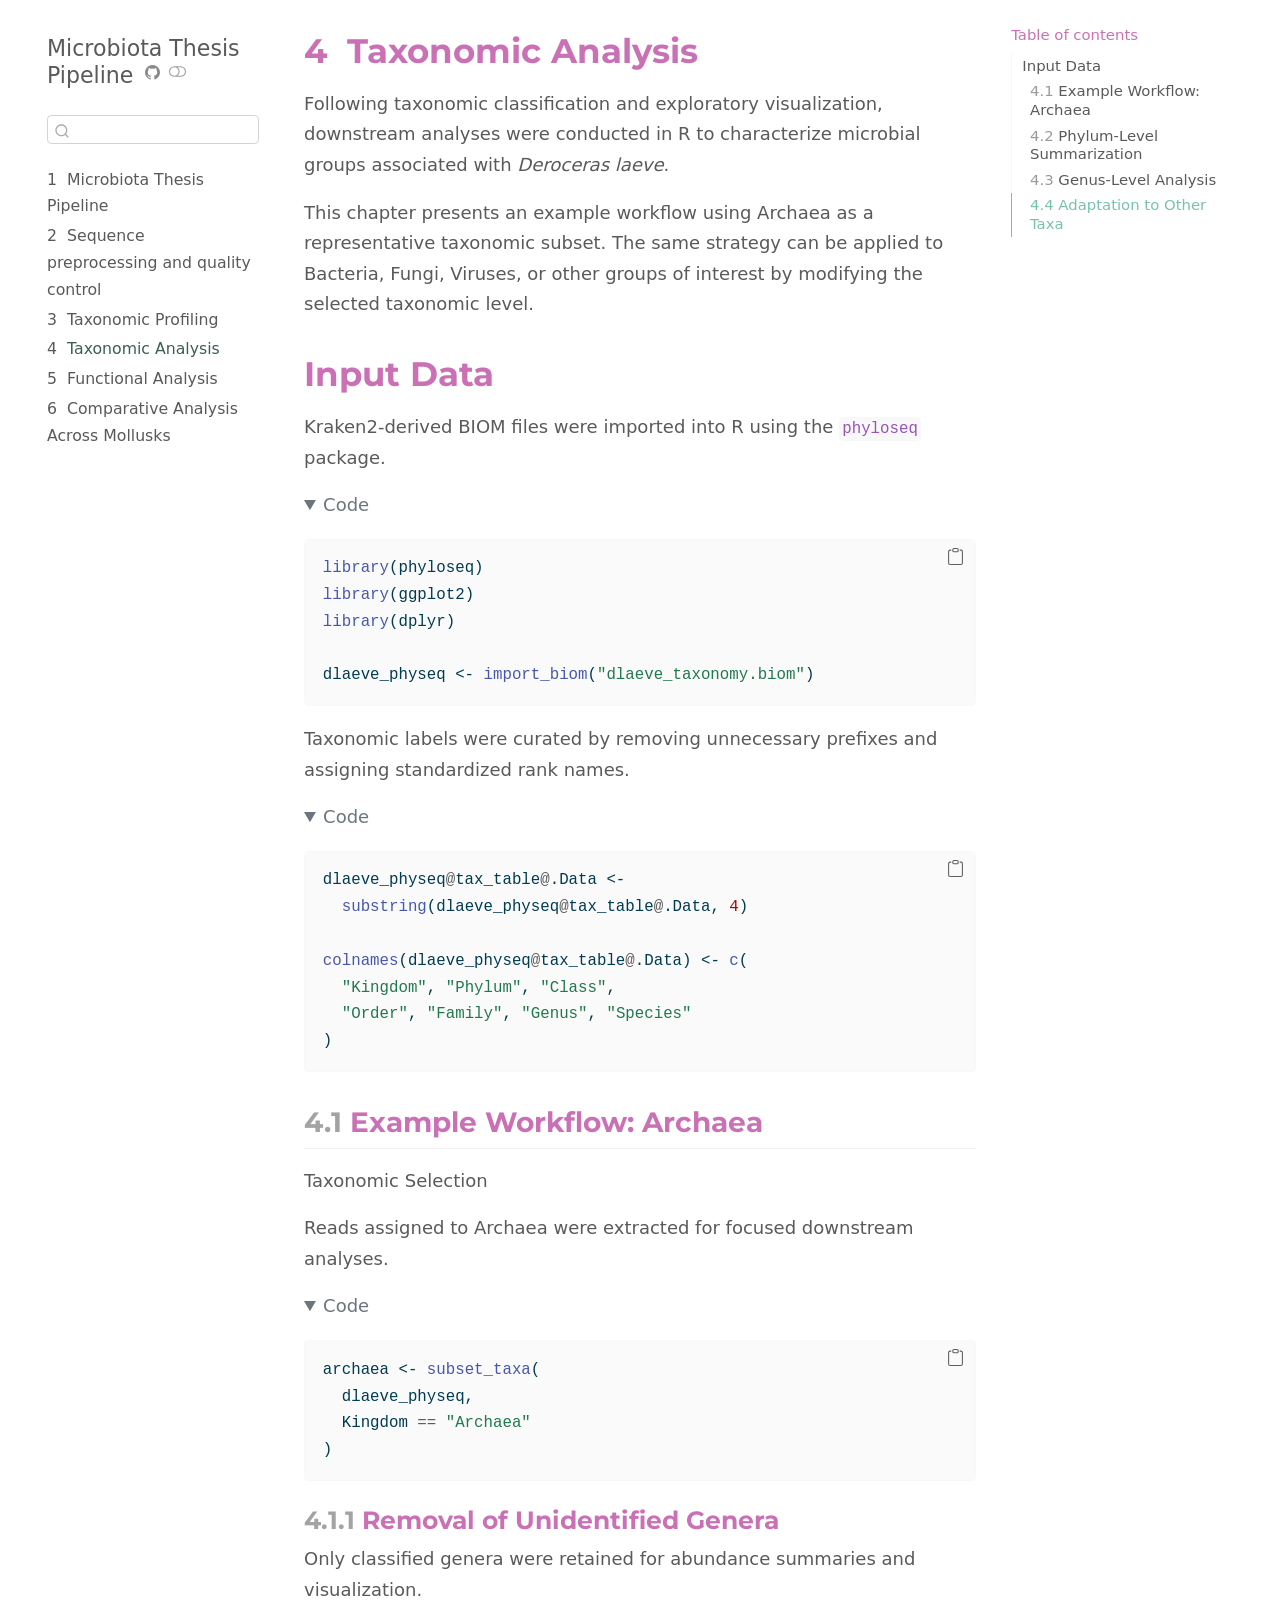
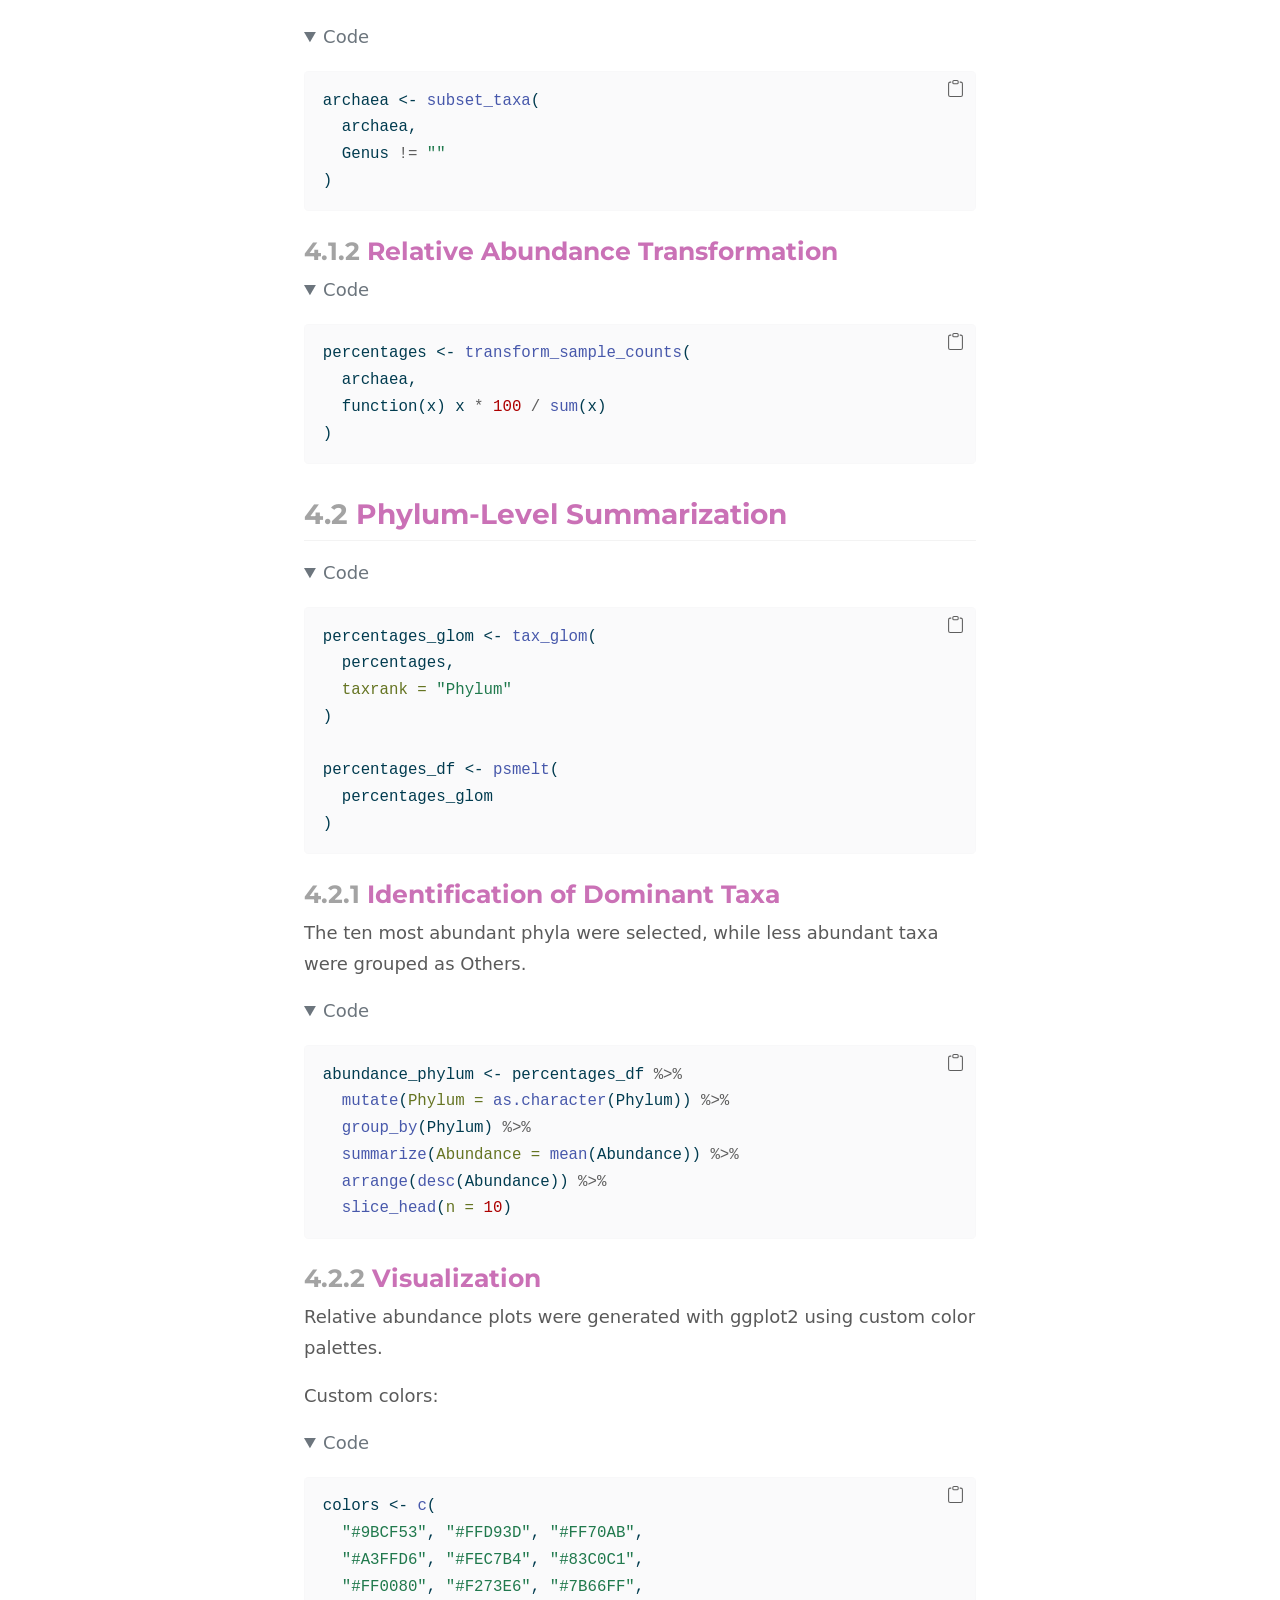
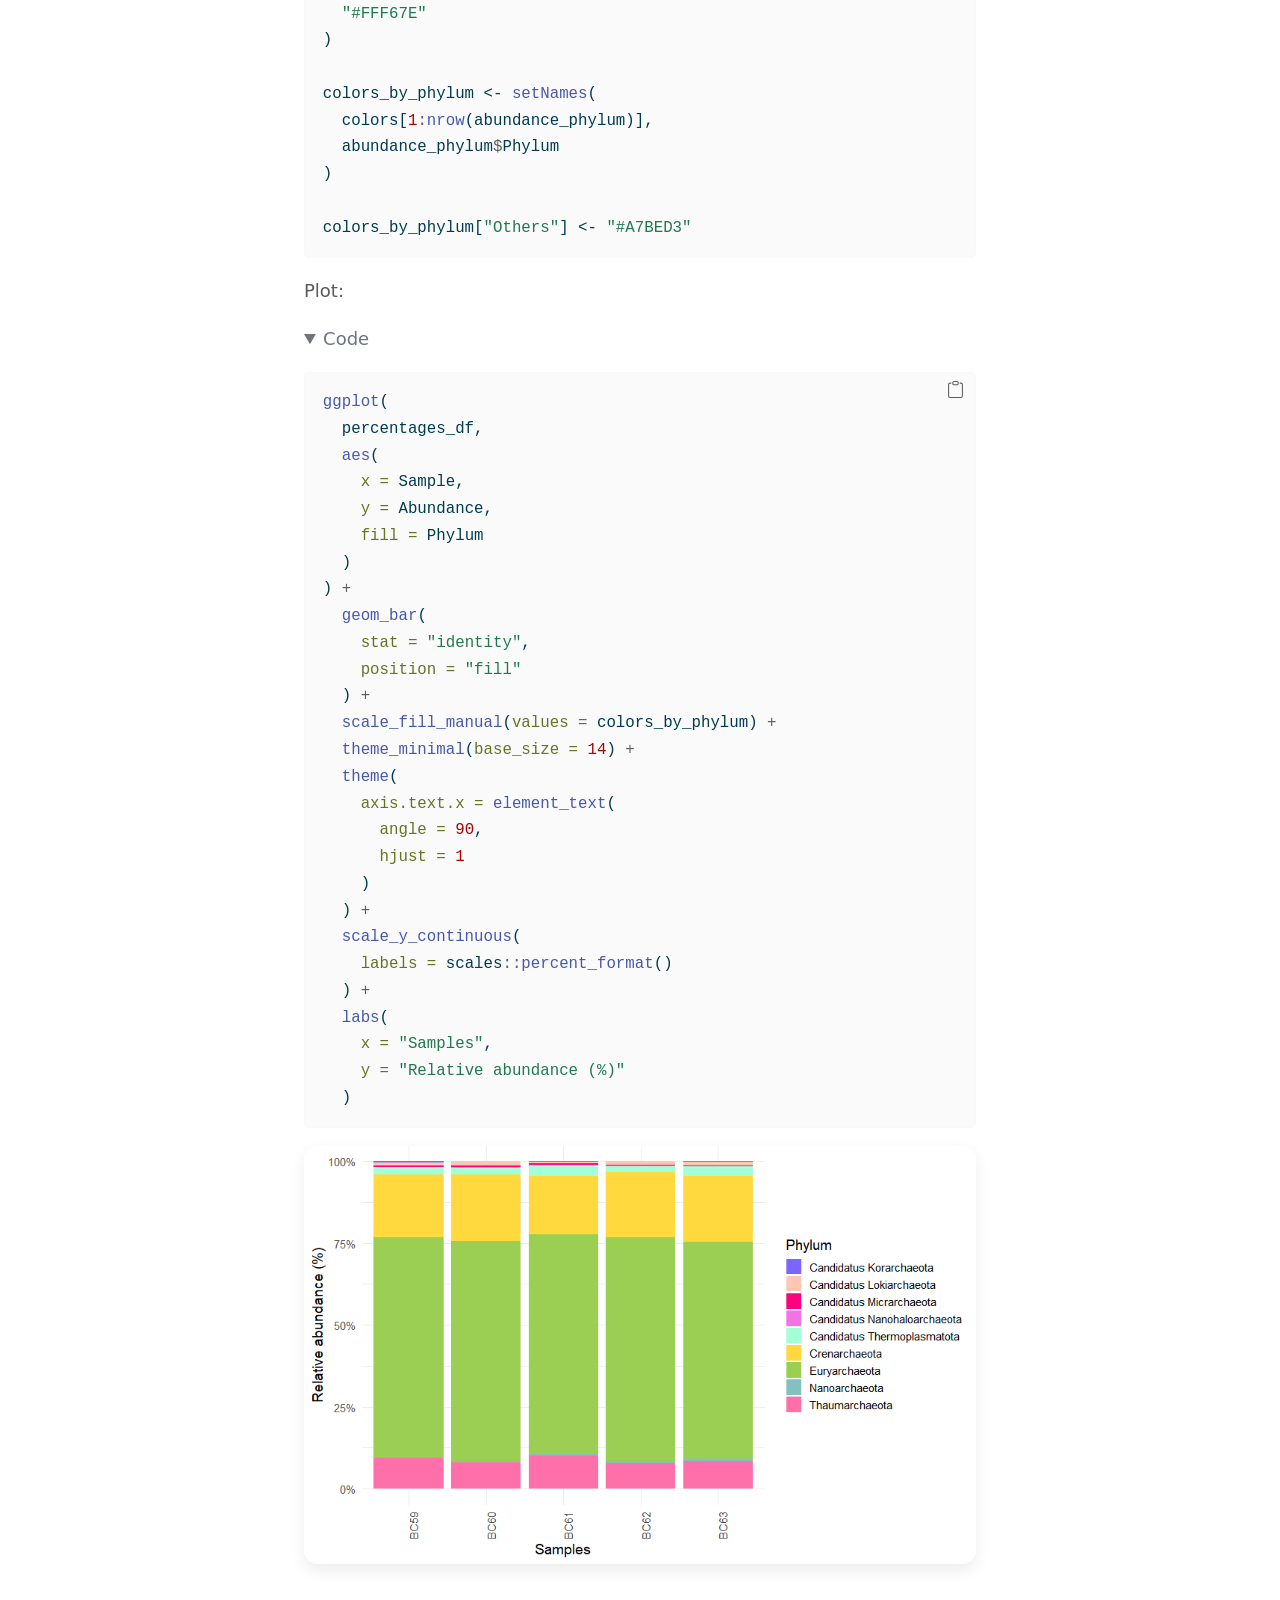
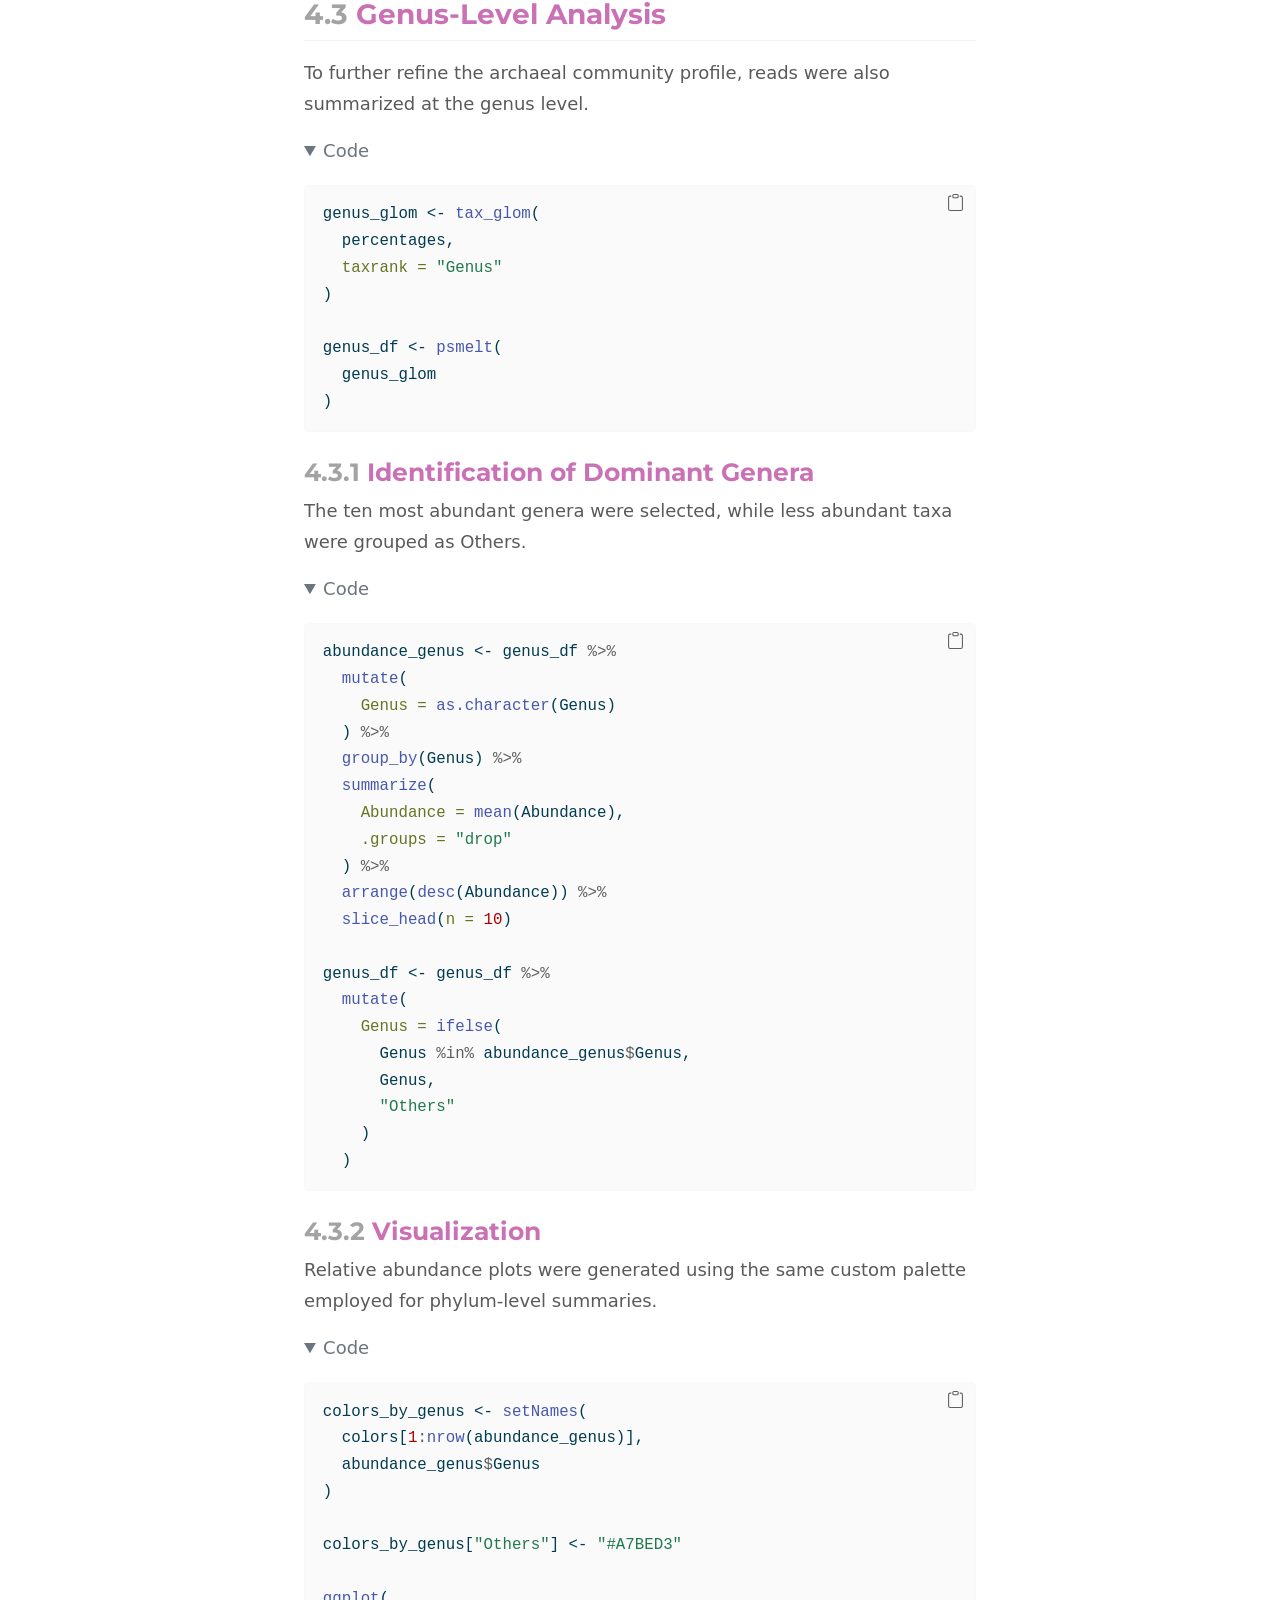
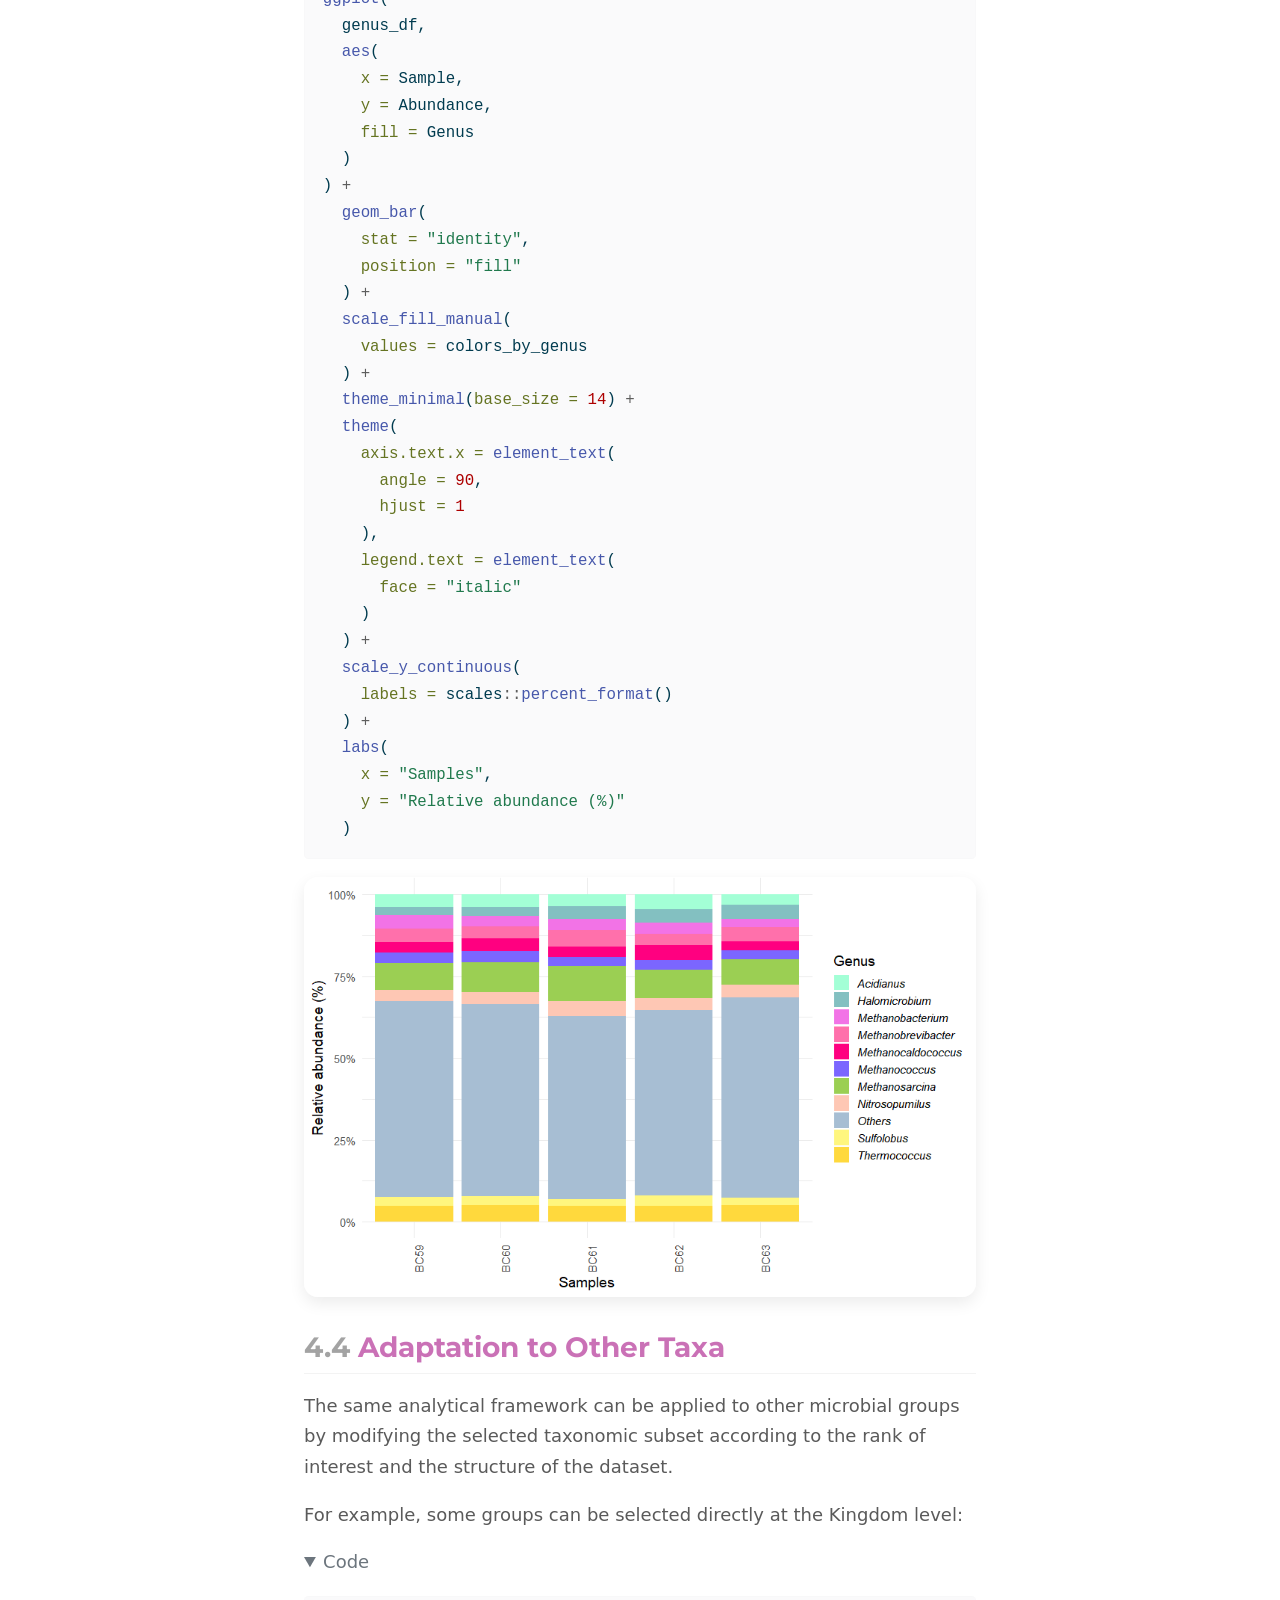
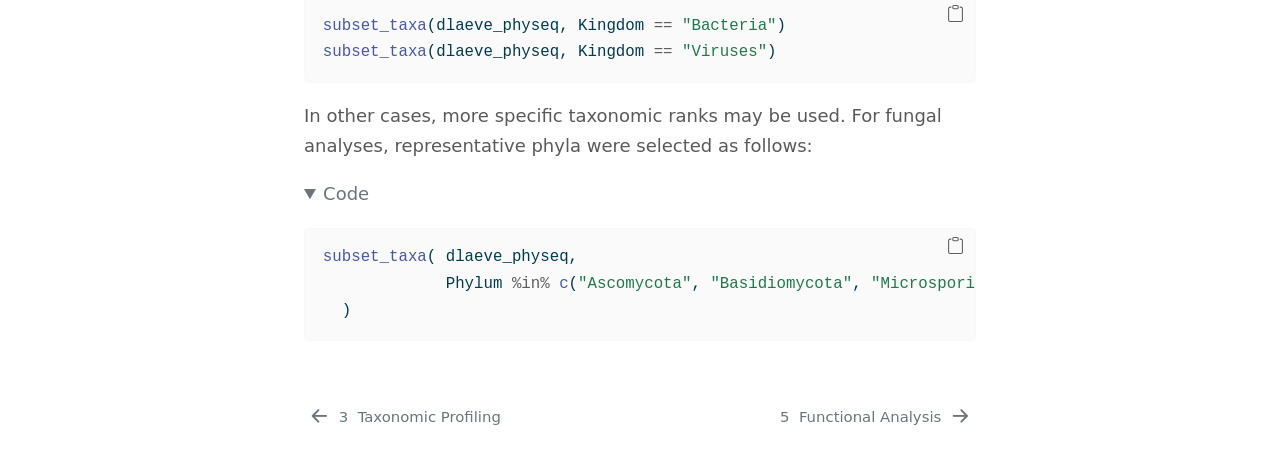
<file: docs/taxonomic_analysis.html>
<!DOCTYPE html>
<html xmlns="http://www.w3.org/1999/xhtml" lang="en" xml:lang="en"><head>

<meta charset="utf-8">
<meta name="generator" content="quarto-1.3.353">

<meta name="viewport" content="width=device-width, initial-scale=1.0, user-scalable=yes">


<title>Microbiota Thesis Pipeline - 4&nbsp; Taxonomic Analysis</title>
<style>
code{white-space: pre-wrap;}
span.smallcaps{font-variant: small-caps;}
div.columns{display: flex; gap: min(4vw, 1.5em);}
div.column{flex: auto; overflow-x: auto;}
div.hanging-indent{margin-left: 1.5em; text-indent: -1.5em;}
ul.task-list{list-style: none;}
ul.task-list li input[type="checkbox"] {
  width: 0.8em;
  margin: 0 0.8em 0.2em -1em; /* quarto-specific, see https://github.com/quarto-dev/quarto-cli/issues/4556 */ 
  vertical-align: middle;
}
/* CSS for syntax highlighting */
pre > code.sourceCode { white-space: pre; position: relative; }
pre > code.sourceCode > span { display: inline-block; line-height: 1.25; }
pre > code.sourceCode > span:empty { height: 1.2em; }
.sourceCode { overflow: visible; }
code.sourceCode > span { color: inherit; text-decoration: inherit; }
div.sourceCode { margin: 1em 0; }
pre.sourceCode { margin: 0; }
@media screen {
div.sourceCode { overflow: auto; }
}
@media print {
pre > code.sourceCode { white-space: pre-wrap; }
pre > code.sourceCode > span { text-indent: -5em; padding-left: 5em; }
}
pre.numberSource code
  { counter-reset: source-line 0; }
pre.numberSource code > span
  { position: relative; left: -4em; counter-increment: source-line; }
pre.numberSource code > span > a:first-child::before
  { content: counter(source-line);
    position: relative; left: -1em; text-align: right; vertical-align: baseline;
    border: none; display: inline-block;
    -webkit-touch-callout: none; -webkit-user-select: none;
    -khtml-user-select: none; -moz-user-select: none;
    -ms-user-select: none; user-select: none;
    padding: 0 4px; width: 4em;
  }
pre.numberSource { margin-left: 3em;  padding-left: 4px; }
div.sourceCode
  {   }
@media screen {
pre > code.sourceCode > span > a:first-child::before { text-decoration: underline; }
}
</style>


<script src="site_libs/quarto-nav/quarto-nav.js"></script>
<script src="site_libs/quarto-nav/headroom.min.js"></script>
<script src="site_libs/clipboard/clipboard.min.js"></script>
<script src="site_libs/quarto-search/autocomplete.umd.js"></script>
<script src="site_libs/quarto-search/fuse.min.js"></script>
<script src="site_libs/quarto-search/quarto-search.js"></script>
<meta name="quarto:offset" content="./">
<link href="./functional_analysis.html" rel="next">
<link href="./taxonomic_profiling.html" rel="prev">
<link href="./favicon.png" rel="icon" type="image/png">
<script src="site_libs/quarto-html/quarto.js"></script>
<script src="site_libs/quarto-html/popper.min.js"></script>
<script src="site_libs/quarto-html/tippy.umd.min.js"></script>
<script src="site_libs/quarto-html/anchor.min.js"></script>
<link href="site_libs/quarto-html/tippy.css" rel="stylesheet">
<link href="site_libs/quarto-html/quarto-syntax-highlighting.css" rel="stylesheet" class="quarto-color-scheme" id="quarto-text-highlighting-styles">
<link href="site_libs/quarto-html/quarto-syntax-highlighting-dark.css" rel="prefetch" class="quarto-color-scheme quarto-color-alternate" id="quarto-text-highlighting-styles">
<script src="site_libs/bootstrap/bootstrap.min.js"></script>
<link href="site_libs/bootstrap/bootstrap-icons.css" rel="stylesheet">
<link href="site_libs/bootstrap/bootstrap.min.css" rel="stylesheet" class="quarto-color-scheme" id="quarto-bootstrap" data-mode="light">
<link href="site_libs/bootstrap/bootstrap-dark.min.css" rel="prefetch" class="quarto-color-scheme quarto-color-alternate" id="quarto-bootstrap" data-mode="dark">
<script id="quarto-search-options" type="application/json">{
  "location": "sidebar",
  "copy-button": false,
  "collapse-after": 3,
  "panel-placement": "start",
  "type": "textbox",
  "limit": 20,
  "language": {
    "search-no-results-text": "No results",
    "search-matching-documents-text": "matching documents",
    "search-copy-link-title": "Copy link to search",
    "search-hide-matches-text": "Hide additional matches",
    "search-more-match-text": "more match in this document",
    "search-more-matches-text": "more matches in this document",
    "search-clear-button-title": "Clear",
    "search-detached-cancel-button-title": "Cancel",
    "search-submit-button-title": "Submit"
  }
}</script>
<style>html{ scroll-behavior: smooth; }</style>


<link rel="stylesheet" href="styles.css">
</head>

<body class="nav-sidebar floating">

<div id="quarto-search-results"></div>
  <header id="quarto-header" class="headroom fixed-top">
  <nav class="quarto-secondary-nav">
    <div class="container-fluid d-flex">
      <button type="button" class="quarto-btn-toggle btn" data-bs-toggle="collapse" data-bs-target="#quarto-sidebar,#quarto-sidebar-glass" aria-controls="quarto-sidebar" aria-expanded="false" aria-label="Toggle sidebar navigation" onclick="if (window.quartoToggleHeadroom) { window.quartoToggleHeadroom(); }">
        <i class="bi bi-layout-text-sidebar-reverse"></i>
      </button>
      <nav class="quarto-page-breadcrumbs" aria-label="breadcrumb"><ol class="breadcrumb"><li class="breadcrumb-item"><a href="./taxonomic_analysis.html"><span class="chapter-number">4</span>&nbsp; <span class="chapter-title">Taxonomic Analysis</span></a></li></ol></nav>
      <a class="flex-grow-1" role="button" data-bs-toggle="collapse" data-bs-target="#quarto-sidebar,#quarto-sidebar-glass" aria-controls="quarto-sidebar" aria-expanded="false" aria-label="Toggle sidebar navigation" onclick="if (window.quartoToggleHeadroom) { window.quartoToggleHeadroom(); }">      
      </a>
      <button type="button" class="btn quarto-search-button" aria-label="Search" onclick="window.quartoOpenSearch();">
        <i class="bi bi-search"></i>
      </button>
    </div>
  </nav>
</header>
<!-- content -->
<div id="quarto-content" class="quarto-container page-columns page-rows-contents page-layout-article">
<!-- sidebar -->
  <nav id="quarto-sidebar" class="sidebar collapse collapse-horizontal sidebar-navigation floating overflow-auto">
    <div class="pt-lg-2 mt-2 text-left sidebar-header">
    <div class="sidebar-title mb-0 py-0">
      <a href="./">Microbiota Thesis Pipeline</a> 
        <div class="sidebar-tools-main">
    <a href="https://github.com/Mayfm/Microbiota-thesis-pipeline" title="Source Code" class="quarto-navigation-tool px-1" aria-label="Source Code"><i class="bi bi-github"></i></a>
  <a href="" class="quarto-color-scheme-toggle quarto-navigation-tool  px-1" onclick="window.quartoToggleColorScheme(); return false;" title="Toggle dark mode"><i class="bi"></i></a>
</div>
    </div>
      </div>
        <div class="mt-2 flex-shrink-0 align-items-center">
        <div class="sidebar-search">
        <div id="quarto-search" class="" title="Search"></div>
        </div>
        </div>
    <div class="sidebar-menu-container"> 
    <ul class="list-unstyled mt-1">
        <li class="sidebar-item">
  <div class="sidebar-item-container"> 
  <a href="./index.html" class="sidebar-item-text sidebar-link">
 <span class="menu-text"><span class="chapter-number">1</span>&nbsp; <span class="chapter-title">Microbiota Thesis Pipeline</span></span></a>
  </div>
</li>
        <li class="sidebar-item">
  <div class="sidebar-item-container"> 
  <a href="./preprocessing.html" class="sidebar-item-text sidebar-link">
 <span class="menu-text"><span class="chapter-number">2</span>&nbsp; <span class="chapter-title">Sequence preprocessing and quality control</span></span></a>
  </div>
</li>
        <li class="sidebar-item">
  <div class="sidebar-item-container"> 
  <a href="./taxonomic_profiling.html" class="sidebar-item-text sidebar-link">
 <span class="menu-text"><span class="chapter-number">3</span>&nbsp; <span class="chapter-title">Taxonomic Profiling</span></span></a>
  </div>
</li>
        <li class="sidebar-item">
  <div class="sidebar-item-container"> 
  <a href="./taxonomic_analysis.html" class="sidebar-item-text sidebar-link active">
 <span class="menu-text"><span class="chapter-number">4</span>&nbsp; <span class="chapter-title">Taxonomic Analysis</span></span></a>
  </div>
</li>
        <li class="sidebar-item">
  <div class="sidebar-item-container"> 
  <a href="./functional_analysis.html" class="sidebar-item-text sidebar-link">
 <span class="menu-text"><span class="chapter-number">5</span>&nbsp; <span class="chapter-title">Functional Analysis</span></span></a>
  </div>
</li>
        <li class="sidebar-item">
  <div class="sidebar-item-container"> 
  <a href="./comparative_analysis.html" class="sidebar-item-text sidebar-link">
 <span class="menu-text"><span class="chapter-number">6</span>&nbsp; <span class="chapter-title">Comparative Analysis Across Mollusks</span></span></a>
  </div>
</li>
    </ul>
    </div>
</nav>
<div id="quarto-sidebar-glass" data-bs-toggle="collapse" data-bs-target="#quarto-sidebar,#quarto-sidebar-glass"></div>
<!-- margin-sidebar -->
    <div id="quarto-margin-sidebar" class="sidebar margin-sidebar">
        <nav id="TOC" role="doc-toc" class="toc-active">
    <h2 id="toc-title">Table of contents</h2>
   
  <ul>
  <li><a href="#input-data" id="toc-input-data" class="nav-link active" data-scroll-target="#input-data">Input Data</a>
  <ul>
  <li><a href="#example-workflow-archaea" id="toc-example-workflow-archaea" class="nav-link" data-scroll-target="#example-workflow-archaea"><span class="header-section-number">4.1</span> Example Workflow: Archaea</a>
  <ul class="collapse">
  <li><a href="#removal-of-unidentified-genera" id="toc-removal-of-unidentified-genera" class="nav-link" data-scroll-target="#removal-of-unidentified-genera"><span class="header-section-number">4.1.1</span> Removal of Unidentified Genera</a></li>
  <li><a href="#relative-abundance-transformation" id="toc-relative-abundance-transformation" class="nav-link" data-scroll-target="#relative-abundance-transformation"><span class="header-section-number">4.1.2</span> Relative Abundance Transformation</a></li>
  </ul></li>
  <li><a href="#phylum-level-summarization" id="toc-phylum-level-summarization" class="nav-link" data-scroll-target="#phylum-level-summarization"><span class="header-section-number">4.2</span> Phylum-Level Summarization</a>
  <ul class="collapse">
  <li><a href="#identification-of-dominant-taxa" id="toc-identification-of-dominant-taxa" class="nav-link" data-scroll-target="#identification-of-dominant-taxa"><span class="header-section-number">4.2.1</span> Identification of Dominant Taxa</a></li>
  <li><a href="#visualization" id="toc-visualization" class="nav-link" data-scroll-target="#visualization"><span class="header-section-number">4.2.2</span> Visualization</a></li>
  </ul></li>
  <li><a href="#genus-level-analysis" id="toc-genus-level-analysis" class="nav-link" data-scroll-target="#genus-level-analysis"><span class="header-section-number">4.3</span> Genus-Level Analysis</a>
  <ul class="collapse">
  <li><a href="#identification-of-dominant-genera" id="toc-identification-of-dominant-genera" class="nav-link" data-scroll-target="#identification-of-dominant-genera"><span class="header-section-number">4.3.1</span> Identification of Dominant Genera</a></li>
  <li><a href="#visualization-1" id="toc-visualization-1" class="nav-link" data-scroll-target="#visualization-1"><span class="header-section-number">4.3.2</span> Visualization</a></li>
  </ul></li>
  <li><a href="#adaptation-to-other-taxa" id="toc-adaptation-to-other-taxa" class="nav-link" data-scroll-target="#adaptation-to-other-taxa"><span class="header-section-number">4.4</span> Adaptation to Other Taxa</a></li>
  </ul></li>
  </ul>
</nav>
    </div>
<!-- main -->
<main class="content" id="quarto-document-content">

<header id="title-block-header" class="quarto-title-block default">
<div class="quarto-title">
<h1 class="title"><span class="chapter-number">4</span>&nbsp; <span class="chapter-title">Taxonomic Analysis</span></h1>
</div>



<div class="quarto-title-meta">

    
  
    
  </div>
  

</header>

<p>Following taxonomic classification and exploratory visualization, downstream analyses were conducted in R to characterize microbial groups associated with <em>Deroceras laeve</em>.</p>
<p>This chapter presents an example workflow using Archaea as a representative taxonomic subset. The same strategy can be applied to Bacteria, Fungi, Viruses, or other groups of interest by modifying the selected taxonomic level.</p>
<section id="input-data" class="level1 unnumbered">
<h1 class="unnumbered">Input Data</h1>
<p>Kraken2-derived BIOM files were imported into R using the <code>phyloseq</code> package.</p>
<div class="cell">
<details open="">
<summary>Code</summary>
<div class="sourceCode cell-code" id="cb1"><pre class="sourceCode r code-with-copy"><code class="sourceCode r"><span id="cb1-1"><a href="#cb1-1" aria-hidden="true" tabindex="-1"></a><span class="fu">library</span>(phyloseq)</span>
<span id="cb1-2"><a href="#cb1-2" aria-hidden="true" tabindex="-1"></a><span class="fu">library</span>(ggplot2)</span>
<span id="cb1-3"><a href="#cb1-3" aria-hidden="true" tabindex="-1"></a><span class="fu">library</span>(dplyr)</span>
<span id="cb1-4"><a href="#cb1-4" aria-hidden="true" tabindex="-1"></a></span>
<span id="cb1-5"><a href="#cb1-5" aria-hidden="true" tabindex="-1"></a>dlaeve_physeq <span class="ot">&lt;-</span> <span class="fu">import_biom</span>(<span class="st">"dlaeve_taxonomy.biom"</span>)</span></code><button title="Copy to Clipboard" class="code-copy-button"><i class="bi"></i></button></pre></div>
</details>
</div>
<p>Taxonomic labels were curated by removing unnecessary prefixes and assigning standardized rank names.</p>
<div class="cell">
<details open="">
<summary>Code</summary>
<div class="sourceCode cell-code" id="cb2"><pre class="sourceCode r code-with-copy"><code class="sourceCode r"><span id="cb2-1"><a href="#cb2-1" aria-hidden="true" tabindex="-1"></a>dlaeve_physeq<span class="sc">@</span>tax_table<span class="sc">@</span>.Data <span class="ot">&lt;-</span></span>
<span id="cb2-2"><a href="#cb2-2" aria-hidden="true" tabindex="-1"></a>  <span class="fu">substring</span>(dlaeve_physeq<span class="sc">@</span>tax_table<span class="sc">@</span>.Data, <span class="dv">4</span>)</span>
<span id="cb2-3"><a href="#cb2-3" aria-hidden="true" tabindex="-1"></a></span>
<span id="cb2-4"><a href="#cb2-4" aria-hidden="true" tabindex="-1"></a><span class="fu">colnames</span>(dlaeve_physeq<span class="sc">@</span>tax_table<span class="sc">@</span>.Data) <span class="ot">&lt;-</span> <span class="fu">c</span>(</span>
<span id="cb2-5"><a href="#cb2-5" aria-hidden="true" tabindex="-1"></a>  <span class="st">"Kingdom"</span>, <span class="st">"Phylum"</span>, <span class="st">"Class"</span>,</span>
<span id="cb2-6"><a href="#cb2-6" aria-hidden="true" tabindex="-1"></a>  <span class="st">"Order"</span>, <span class="st">"Family"</span>, <span class="st">"Genus"</span>, <span class="st">"Species"</span></span>
<span id="cb2-7"><a href="#cb2-7" aria-hidden="true" tabindex="-1"></a>)</span></code><button title="Copy to Clipboard" class="code-copy-button"><i class="bi"></i></button></pre></div>
</details>
</div>
<section id="example-workflow-archaea" class="level2" data-number="4.1">
<h2 data-number="4.1" class="anchored" data-anchor-id="example-workflow-archaea"><span class="header-section-number">4.1</span> Example Workflow: Archaea</h2>
<p>Taxonomic Selection</p>
<p>Reads assigned to Archaea were extracted for focused downstream analyses.</p>
<div class="cell">
<details open="">
<summary>Code</summary>
<div class="sourceCode cell-code" id="cb3"><pre class="sourceCode r code-with-copy"><code class="sourceCode r"><span id="cb3-1"><a href="#cb3-1" aria-hidden="true" tabindex="-1"></a>archaea <span class="ot">&lt;-</span> <span class="fu">subset_taxa</span>(</span>
<span id="cb3-2"><a href="#cb3-2" aria-hidden="true" tabindex="-1"></a>  dlaeve_physeq,</span>
<span id="cb3-3"><a href="#cb3-3" aria-hidden="true" tabindex="-1"></a>  Kingdom <span class="sc">==</span> <span class="st">"Archaea"</span></span>
<span id="cb3-4"><a href="#cb3-4" aria-hidden="true" tabindex="-1"></a>)</span></code><button title="Copy to Clipboard" class="code-copy-button"><i class="bi"></i></button></pre></div>
</details>
</div>
<section id="removal-of-unidentified-genera" class="level3" data-number="4.1.1">
<h3 data-number="4.1.1" class="anchored" data-anchor-id="removal-of-unidentified-genera"><span class="header-section-number">4.1.1</span> Removal of Unidentified Genera</h3>
<p>Only classified genera were retained for abundance summaries and visualization.</p>
<div class="cell">
<details open="">
<summary>Code</summary>
<div class="sourceCode cell-code" id="cb4"><pre class="sourceCode r code-with-copy"><code class="sourceCode r"><span id="cb4-1"><a href="#cb4-1" aria-hidden="true" tabindex="-1"></a>archaea <span class="ot">&lt;-</span> <span class="fu">subset_taxa</span>(</span>
<span id="cb4-2"><a href="#cb4-2" aria-hidden="true" tabindex="-1"></a>  archaea,</span>
<span id="cb4-3"><a href="#cb4-3" aria-hidden="true" tabindex="-1"></a>  Genus <span class="sc">!=</span> <span class="st">""</span></span>
<span id="cb4-4"><a href="#cb4-4" aria-hidden="true" tabindex="-1"></a>)</span></code><button title="Copy to Clipboard" class="code-copy-button"><i class="bi"></i></button></pre></div>
</details>
</div>
</section>
<section id="relative-abundance-transformation" class="level3" data-number="4.1.2">
<h3 data-number="4.1.2" class="anchored" data-anchor-id="relative-abundance-transformation"><span class="header-section-number">4.1.2</span> Relative Abundance Transformation</h3>
<div class="cell">
<details open="">
<summary>Code</summary>
<div class="sourceCode cell-code" id="cb5"><pre class="sourceCode r code-with-copy"><code class="sourceCode r"><span id="cb5-1"><a href="#cb5-1" aria-hidden="true" tabindex="-1"></a>percentages <span class="ot">&lt;-</span> <span class="fu">transform_sample_counts</span>(</span>
<span id="cb5-2"><a href="#cb5-2" aria-hidden="true" tabindex="-1"></a>  archaea,</span>
<span id="cb5-3"><a href="#cb5-3" aria-hidden="true" tabindex="-1"></a>  <span class="cf">function</span>(x) x <span class="sc">*</span> <span class="dv">100</span> <span class="sc">/</span> <span class="fu">sum</span>(x)</span>
<span id="cb5-4"><a href="#cb5-4" aria-hidden="true" tabindex="-1"></a>)</span></code><button title="Copy to Clipboard" class="code-copy-button"><i class="bi"></i></button></pre></div>
</details>
</div>
</section>
</section>
<section id="phylum-level-summarization" class="level2" data-number="4.2">
<h2 data-number="4.2" class="anchored" data-anchor-id="phylum-level-summarization"><span class="header-section-number">4.2</span> Phylum-Level Summarization</h2>
<div class="cell">
<details open="">
<summary>Code</summary>
<div class="sourceCode cell-code" id="cb6"><pre class="sourceCode r code-with-copy"><code class="sourceCode r"><span id="cb6-1"><a href="#cb6-1" aria-hidden="true" tabindex="-1"></a>percentages_glom <span class="ot">&lt;-</span> <span class="fu">tax_glom</span>(</span>
<span id="cb6-2"><a href="#cb6-2" aria-hidden="true" tabindex="-1"></a>  percentages,</span>
<span id="cb6-3"><a href="#cb6-3" aria-hidden="true" tabindex="-1"></a>  <span class="at">taxrank =</span> <span class="st">"Phylum"</span></span>
<span id="cb6-4"><a href="#cb6-4" aria-hidden="true" tabindex="-1"></a>)</span>
<span id="cb6-5"><a href="#cb6-5" aria-hidden="true" tabindex="-1"></a></span>
<span id="cb6-6"><a href="#cb6-6" aria-hidden="true" tabindex="-1"></a>percentages_df <span class="ot">&lt;-</span> <span class="fu">psmelt</span>(</span>
<span id="cb6-7"><a href="#cb6-7" aria-hidden="true" tabindex="-1"></a>  percentages_glom</span>
<span id="cb6-8"><a href="#cb6-8" aria-hidden="true" tabindex="-1"></a>)</span></code><button title="Copy to Clipboard" class="code-copy-button"><i class="bi"></i></button></pre></div>
</details>
</div>
<section id="identification-of-dominant-taxa" class="level3" data-number="4.2.1">
<h3 data-number="4.2.1" class="anchored" data-anchor-id="identification-of-dominant-taxa"><span class="header-section-number">4.2.1</span> Identification of Dominant Taxa</h3>
<p>The ten most abundant phyla were selected, while less abundant taxa were grouped as Others.</p>
<div class="cell">
<details open="">
<summary>Code</summary>
<div class="sourceCode cell-code" id="cb7"><pre class="sourceCode r code-with-copy"><code class="sourceCode r"><span id="cb7-1"><a href="#cb7-1" aria-hidden="true" tabindex="-1"></a>abundance_phylum <span class="ot">&lt;-</span> percentages_df <span class="sc">%&gt;%</span></span>
<span id="cb7-2"><a href="#cb7-2" aria-hidden="true" tabindex="-1"></a>  <span class="fu">mutate</span>(<span class="at">Phylum =</span> <span class="fu">as.character</span>(Phylum)) <span class="sc">%&gt;%</span></span>
<span id="cb7-3"><a href="#cb7-3" aria-hidden="true" tabindex="-1"></a>  <span class="fu">group_by</span>(Phylum) <span class="sc">%&gt;%</span></span>
<span id="cb7-4"><a href="#cb7-4" aria-hidden="true" tabindex="-1"></a>  <span class="fu">summarize</span>(<span class="at">Abundance =</span> <span class="fu">mean</span>(Abundance)) <span class="sc">%&gt;%</span></span>
<span id="cb7-5"><a href="#cb7-5" aria-hidden="true" tabindex="-1"></a>  <span class="fu">arrange</span>(<span class="fu">desc</span>(Abundance)) <span class="sc">%&gt;%</span></span>
<span id="cb7-6"><a href="#cb7-6" aria-hidden="true" tabindex="-1"></a>  <span class="fu">slice_head</span>(<span class="at">n =</span> <span class="dv">10</span>)</span></code><button title="Copy to Clipboard" class="code-copy-button"><i class="bi"></i></button></pre></div>
</details>
</div>
</section>
<section id="visualization" class="level3" data-number="4.2.2">
<h3 data-number="4.2.2" class="anchored" data-anchor-id="visualization"><span class="header-section-number">4.2.2</span> Visualization</h3>
<p>Relative abundance plots were generated with ggplot2 using custom color palettes.</p>
<p>Custom colors:</p>
<div class="cell">
<details open="">
<summary>Code</summary>
<div class="sourceCode cell-code" id="cb8"><pre class="sourceCode r code-with-copy"><code class="sourceCode r"><span id="cb8-1"><a href="#cb8-1" aria-hidden="true" tabindex="-1"></a>colors <span class="ot">&lt;-</span> <span class="fu">c</span>(</span>
<span id="cb8-2"><a href="#cb8-2" aria-hidden="true" tabindex="-1"></a>  <span class="st">"#9BCF53"</span>, <span class="st">"#FFD93D"</span>, <span class="st">"#FF70AB"</span>,</span>
<span id="cb8-3"><a href="#cb8-3" aria-hidden="true" tabindex="-1"></a>  <span class="st">"#A3FFD6"</span>, <span class="st">"#FEC7B4"</span>, <span class="st">"#83C0C1"</span>,</span>
<span id="cb8-4"><a href="#cb8-4" aria-hidden="true" tabindex="-1"></a>  <span class="st">"#FF0080"</span>, <span class="st">"#F273E6"</span>, <span class="st">"#7B66FF"</span>,</span>
<span id="cb8-5"><a href="#cb8-5" aria-hidden="true" tabindex="-1"></a>  <span class="st">"#FFF67E"</span></span>
<span id="cb8-6"><a href="#cb8-6" aria-hidden="true" tabindex="-1"></a>)</span>
<span id="cb8-7"><a href="#cb8-7" aria-hidden="true" tabindex="-1"></a></span>
<span id="cb8-8"><a href="#cb8-8" aria-hidden="true" tabindex="-1"></a>colors_by_phylum <span class="ot">&lt;-</span> <span class="fu">setNames</span>(</span>
<span id="cb8-9"><a href="#cb8-9" aria-hidden="true" tabindex="-1"></a>  colors[<span class="dv">1</span><span class="sc">:</span><span class="fu">nrow</span>(abundance_phylum)],</span>
<span id="cb8-10"><a href="#cb8-10" aria-hidden="true" tabindex="-1"></a>  abundance_phylum<span class="sc">$</span>Phylum</span>
<span id="cb8-11"><a href="#cb8-11" aria-hidden="true" tabindex="-1"></a>)</span>
<span id="cb8-12"><a href="#cb8-12" aria-hidden="true" tabindex="-1"></a></span>
<span id="cb8-13"><a href="#cb8-13" aria-hidden="true" tabindex="-1"></a>colors_by_phylum[<span class="st">"Others"</span>] <span class="ot">&lt;-</span> <span class="st">"#A7BED3"</span></span></code><button title="Copy to Clipboard" class="code-copy-button"><i class="bi"></i></button></pre></div>
</details>
</div>
<p>Plot:</p>
<div class="cell">
<details open="">
<summary>Code</summary>
<div class="sourceCode cell-code" id="cb9"><pre class="sourceCode r code-with-copy"><code class="sourceCode r"><span id="cb9-1"><a href="#cb9-1" aria-hidden="true" tabindex="-1"></a><span class="fu">ggplot</span>(</span>
<span id="cb9-2"><a href="#cb9-2" aria-hidden="true" tabindex="-1"></a>  percentages_df,</span>
<span id="cb9-3"><a href="#cb9-3" aria-hidden="true" tabindex="-1"></a>  <span class="fu">aes</span>(</span>
<span id="cb9-4"><a href="#cb9-4" aria-hidden="true" tabindex="-1"></a>    <span class="at">x =</span> Sample,</span>
<span id="cb9-5"><a href="#cb9-5" aria-hidden="true" tabindex="-1"></a>    <span class="at">y =</span> Abundance,</span>
<span id="cb9-6"><a href="#cb9-6" aria-hidden="true" tabindex="-1"></a>    <span class="at">fill =</span> Phylum</span>
<span id="cb9-7"><a href="#cb9-7" aria-hidden="true" tabindex="-1"></a>  )</span>
<span id="cb9-8"><a href="#cb9-8" aria-hidden="true" tabindex="-1"></a>) <span class="sc">+</span></span>
<span id="cb9-9"><a href="#cb9-9" aria-hidden="true" tabindex="-1"></a>  <span class="fu">geom_bar</span>(</span>
<span id="cb9-10"><a href="#cb9-10" aria-hidden="true" tabindex="-1"></a>    <span class="at">stat =</span> <span class="st">"identity"</span>,</span>
<span id="cb9-11"><a href="#cb9-11" aria-hidden="true" tabindex="-1"></a>    <span class="at">position =</span> <span class="st">"fill"</span></span>
<span id="cb9-12"><a href="#cb9-12" aria-hidden="true" tabindex="-1"></a>  ) <span class="sc">+</span></span>
<span id="cb9-13"><a href="#cb9-13" aria-hidden="true" tabindex="-1"></a>  <span class="fu">scale_fill_manual</span>(<span class="at">values =</span> colors_by_phylum) <span class="sc">+</span> </span>
<span id="cb9-14"><a href="#cb9-14" aria-hidden="true" tabindex="-1"></a>  <span class="fu">theme_minimal</span>(<span class="at">base_size =</span> <span class="dv">14</span>) <span class="sc">+</span></span>
<span id="cb9-15"><a href="#cb9-15" aria-hidden="true" tabindex="-1"></a>  <span class="fu">theme</span>(</span>
<span id="cb9-16"><a href="#cb9-16" aria-hidden="true" tabindex="-1"></a>    <span class="at">axis.text.x =</span> <span class="fu">element_text</span>(</span>
<span id="cb9-17"><a href="#cb9-17" aria-hidden="true" tabindex="-1"></a>      <span class="at">angle =</span> <span class="dv">90</span>,</span>
<span id="cb9-18"><a href="#cb9-18" aria-hidden="true" tabindex="-1"></a>      <span class="at">hjust =</span> <span class="dv">1</span></span>
<span id="cb9-19"><a href="#cb9-19" aria-hidden="true" tabindex="-1"></a>    )</span>
<span id="cb9-20"><a href="#cb9-20" aria-hidden="true" tabindex="-1"></a>  ) <span class="sc">+</span></span>
<span id="cb9-21"><a href="#cb9-21" aria-hidden="true" tabindex="-1"></a>  <span class="fu">scale_y_continuous</span>(</span>
<span id="cb9-22"><a href="#cb9-22" aria-hidden="true" tabindex="-1"></a>    <span class="at">labels =</span> scales<span class="sc">::</span><span class="fu">percent_format</span>()</span>
<span id="cb9-23"><a href="#cb9-23" aria-hidden="true" tabindex="-1"></a>  ) <span class="sc">+</span></span>
<span id="cb9-24"><a href="#cb9-24" aria-hidden="true" tabindex="-1"></a>  <span class="fu">labs</span>(</span>
<span id="cb9-25"><a href="#cb9-25" aria-hidden="true" tabindex="-1"></a>    <span class="at">x =</span> <span class="st">"Samples"</span>,</span>
<span id="cb9-26"><a href="#cb9-26" aria-hidden="true" tabindex="-1"></a>    <span class="at">y =</span> <span class="st">"Relative abundance (%)"</span></span>
<span id="cb9-27"><a href="#cb9-27" aria-hidden="true" tabindex="-1"></a>  )</span></code><button title="Copy to Clipboard" class="code-copy-button"><i class="bi"></i></button></pre></div>
</details>
</div>
<p><img src="figures/archaea_pylum.png" class="img-fluid"></p>
</section>
</section>
<section id="genus-level-analysis" class="level2" data-number="4.3">
<h2 data-number="4.3" class="anchored" data-anchor-id="genus-level-analysis"><span class="header-section-number">4.3</span> Genus-Level Analysis</h2>
<p>To further refine the archaeal community profile, reads were also summarized at the genus level.</p>
<div class="cell">
<details open="">
<summary>Code</summary>
<div class="sourceCode cell-code" id="cb10"><pre class="sourceCode r code-with-copy"><code class="sourceCode r"><span id="cb10-1"><a href="#cb10-1" aria-hidden="true" tabindex="-1"></a>genus_glom <span class="ot">&lt;-</span> <span class="fu">tax_glom</span>(</span>
<span id="cb10-2"><a href="#cb10-2" aria-hidden="true" tabindex="-1"></a>  percentages,</span>
<span id="cb10-3"><a href="#cb10-3" aria-hidden="true" tabindex="-1"></a>  <span class="at">taxrank =</span> <span class="st">"Genus"</span></span>
<span id="cb10-4"><a href="#cb10-4" aria-hidden="true" tabindex="-1"></a>)</span>
<span id="cb10-5"><a href="#cb10-5" aria-hidden="true" tabindex="-1"></a></span>
<span id="cb10-6"><a href="#cb10-6" aria-hidden="true" tabindex="-1"></a>genus_df <span class="ot">&lt;-</span> <span class="fu">psmelt</span>(</span>
<span id="cb10-7"><a href="#cb10-7" aria-hidden="true" tabindex="-1"></a>  genus_glom</span>
<span id="cb10-8"><a href="#cb10-8" aria-hidden="true" tabindex="-1"></a>)</span></code><button title="Copy to Clipboard" class="code-copy-button"><i class="bi"></i></button></pre></div>
</details>
</div>
<section id="identification-of-dominant-genera" class="level3" data-number="4.3.1">
<h3 data-number="4.3.1" class="anchored" data-anchor-id="identification-of-dominant-genera"><span class="header-section-number">4.3.1</span> Identification of Dominant Genera</h3>
<p>The ten most abundant genera were selected, while less abundant taxa were grouped as Others.</p>
<div class="cell">
<details open="">
<summary>Code</summary>
<div class="sourceCode cell-code" id="cb11"><pre class="sourceCode r code-with-copy"><code class="sourceCode r"><span id="cb11-1"><a href="#cb11-1" aria-hidden="true" tabindex="-1"></a>abundance_genus <span class="ot">&lt;-</span> genus_df <span class="sc">%&gt;%</span></span>
<span id="cb11-2"><a href="#cb11-2" aria-hidden="true" tabindex="-1"></a>  <span class="fu">mutate</span>(</span>
<span id="cb11-3"><a href="#cb11-3" aria-hidden="true" tabindex="-1"></a>    <span class="at">Genus =</span> <span class="fu">as.character</span>(Genus)</span>
<span id="cb11-4"><a href="#cb11-4" aria-hidden="true" tabindex="-1"></a>  ) <span class="sc">%&gt;%</span></span>
<span id="cb11-5"><a href="#cb11-5" aria-hidden="true" tabindex="-1"></a>  <span class="fu">group_by</span>(Genus) <span class="sc">%&gt;%</span></span>
<span id="cb11-6"><a href="#cb11-6" aria-hidden="true" tabindex="-1"></a>  <span class="fu">summarize</span>(</span>
<span id="cb11-7"><a href="#cb11-7" aria-hidden="true" tabindex="-1"></a>    <span class="at">Abundance =</span> <span class="fu">mean</span>(Abundance),</span>
<span id="cb11-8"><a href="#cb11-8" aria-hidden="true" tabindex="-1"></a>    <span class="at">.groups =</span> <span class="st">"drop"</span></span>
<span id="cb11-9"><a href="#cb11-9" aria-hidden="true" tabindex="-1"></a>  ) <span class="sc">%&gt;%</span></span>
<span id="cb11-10"><a href="#cb11-10" aria-hidden="true" tabindex="-1"></a>  <span class="fu">arrange</span>(<span class="fu">desc</span>(Abundance)) <span class="sc">%&gt;%</span></span>
<span id="cb11-11"><a href="#cb11-11" aria-hidden="true" tabindex="-1"></a>  <span class="fu">slice_head</span>(<span class="at">n =</span> <span class="dv">10</span>)</span>
<span id="cb11-12"><a href="#cb11-12" aria-hidden="true" tabindex="-1"></a></span>
<span id="cb11-13"><a href="#cb11-13" aria-hidden="true" tabindex="-1"></a>genus_df <span class="ot">&lt;-</span> genus_df <span class="sc">%&gt;%</span></span>
<span id="cb11-14"><a href="#cb11-14" aria-hidden="true" tabindex="-1"></a>  <span class="fu">mutate</span>(</span>
<span id="cb11-15"><a href="#cb11-15" aria-hidden="true" tabindex="-1"></a>    <span class="at">Genus =</span> <span class="fu">ifelse</span>(</span>
<span id="cb11-16"><a href="#cb11-16" aria-hidden="true" tabindex="-1"></a>      Genus <span class="sc">%in%</span> abundance_genus<span class="sc">$</span>Genus,</span>
<span id="cb11-17"><a href="#cb11-17" aria-hidden="true" tabindex="-1"></a>      Genus,</span>
<span id="cb11-18"><a href="#cb11-18" aria-hidden="true" tabindex="-1"></a>      <span class="st">"Others"</span></span>
<span id="cb11-19"><a href="#cb11-19" aria-hidden="true" tabindex="-1"></a>    )</span>
<span id="cb11-20"><a href="#cb11-20" aria-hidden="true" tabindex="-1"></a>  )</span></code><button title="Copy to Clipboard" class="code-copy-button"><i class="bi"></i></button></pre></div>
</details>
</div>
</section>
<section id="visualization-1" class="level3" data-number="4.3.2">
<h3 data-number="4.3.2" class="anchored" data-anchor-id="visualization-1"><span class="header-section-number">4.3.2</span> Visualization</h3>
<p>Relative abundance plots were generated using the same custom palette employed for phylum-level summaries.</p>
<div class="cell">
<details open="">
<summary>Code</summary>
<div class="sourceCode cell-code" id="cb12"><pre class="sourceCode r code-with-copy"><code class="sourceCode r"><span id="cb12-1"><a href="#cb12-1" aria-hidden="true" tabindex="-1"></a>colors_by_genus <span class="ot">&lt;-</span> <span class="fu">setNames</span>(</span>
<span id="cb12-2"><a href="#cb12-2" aria-hidden="true" tabindex="-1"></a>  colors[<span class="dv">1</span><span class="sc">:</span><span class="fu">nrow</span>(abundance_genus)],</span>
<span id="cb12-3"><a href="#cb12-3" aria-hidden="true" tabindex="-1"></a>  abundance_genus<span class="sc">$</span>Genus</span>
<span id="cb12-4"><a href="#cb12-4" aria-hidden="true" tabindex="-1"></a>)</span>
<span id="cb12-5"><a href="#cb12-5" aria-hidden="true" tabindex="-1"></a></span>
<span id="cb12-6"><a href="#cb12-6" aria-hidden="true" tabindex="-1"></a>colors_by_genus[<span class="st">"Others"</span>] <span class="ot">&lt;-</span> <span class="st">"#A7BED3"</span></span>
<span id="cb12-7"><a href="#cb12-7" aria-hidden="true" tabindex="-1"></a></span>
<span id="cb12-8"><a href="#cb12-8" aria-hidden="true" tabindex="-1"></a><span class="fu">ggplot</span>(</span>
<span id="cb12-9"><a href="#cb12-9" aria-hidden="true" tabindex="-1"></a>  genus_df,</span>
<span id="cb12-10"><a href="#cb12-10" aria-hidden="true" tabindex="-1"></a>  <span class="fu">aes</span>(</span>
<span id="cb12-11"><a href="#cb12-11" aria-hidden="true" tabindex="-1"></a>    <span class="at">x =</span> Sample,</span>
<span id="cb12-12"><a href="#cb12-12" aria-hidden="true" tabindex="-1"></a>    <span class="at">y =</span> Abundance,</span>
<span id="cb12-13"><a href="#cb12-13" aria-hidden="true" tabindex="-1"></a>    <span class="at">fill =</span> Genus</span>
<span id="cb12-14"><a href="#cb12-14" aria-hidden="true" tabindex="-1"></a>  )</span>
<span id="cb12-15"><a href="#cb12-15" aria-hidden="true" tabindex="-1"></a>) <span class="sc">+</span></span>
<span id="cb12-16"><a href="#cb12-16" aria-hidden="true" tabindex="-1"></a>  <span class="fu">geom_bar</span>(</span>
<span id="cb12-17"><a href="#cb12-17" aria-hidden="true" tabindex="-1"></a>    <span class="at">stat =</span> <span class="st">"identity"</span>,</span>
<span id="cb12-18"><a href="#cb12-18" aria-hidden="true" tabindex="-1"></a>    <span class="at">position =</span> <span class="st">"fill"</span></span>
<span id="cb12-19"><a href="#cb12-19" aria-hidden="true" tabindex="-1"></a>  ) <span class="sc">+</span></span>
<span id="cb12-20"><a href="#cb12-20" aria-hidden="true" tabindex="-1"></a>  <span class="fu">scale_fill_manual</span>(</span>
<span id="cb12-21"><a href="#cb12-21" aria-hidden="true" tabindex="-1"></a>    <span class="at">values =</span> colors_by_genus</span>
<span id="cb12-22"><a href="#cb12-22" aria-hidden="true" tabindex="-1"></a>  ) <span class="sc">+</span></span>
<span id="cb12-23"><a href="#cb12-23" aria-hidden="true" tabindex="-1"></a>  <span class="fu">theme_minimal</span>(<span class="at">base_size =</span> <span class="dv">14</span>) <span class="sc">+</span></span>
<span id="cb12-24"><a href="#cb12-24" aria-hidden="true" tabindex="-1"></a>  <span class="fu">theme</span>(</span>
<span id="cb12-25"><a href="#cb12-25" aria-hidden="true" tabindex="-1"></a>    <span class="at">axis.text.x =</span> <span class="fu">element_text</span>(</span>
<span id="cb12-26"><a href="#cb12-26" aria-hidden="true" tabindex="-1"></a>      <span class="at">angle =</span> <span class="dv">90</span>,</span>
<span id="cb12-27"><a href="#cb12-27" aria-hidden="true" tabindex="-1"></a>      <span class="at">hjust =</span> <span class="dv">1</span></span>
<span id="cb12-28"><a href="#cb12-28" aria-hidden="true" tabindex="-1"></a>    ),</span>
<span id="cb12-29"><a href="#cb12-29" aria-hidden="true" tabindex="-1"></a>    <span class="at">legend.text =</span> <span class="fu">element_text</span>(</span>
<span id="cb12-30"><a href="#cb12-30" aria-hidden="true" tabindex="-1"></a>      <span class="at">face =</span> <span class="st">"italic"</span></span>
<span id="cb12-31"><a href="#cb12-31" aria-hidden="true" tabindex="-1"></a>    )</span>
<span id="cb12-32"><a href="#cb12-32" aria-hidden="true" tabindex="-1"></a>  ) <span class="sc">+</span></span>
<span id="cb12-33"><a href="#cb12-33" aria-hidden="true" tabindex="-1"></a>  <span class="fu">scale_y_continuous</span>(</span>
<span id="cb12-34"><a href="#cb12-34" aria-hidden="true" tabindex="-1"></a>    <span class="at">labels =</span> scales<span class="sc">::</span><span class="fu">percent_format</span>()</span>
<span id="cb12-35"><a href="#cb12-35" aria-hidden="true" tabindex="-1"></a>  ) <span class="sc">+</span></span>
<span id="cb12-36"><a href="#cb12-36" aria-hidden="true" tabindex="-1"></a>  <span class="fu">labs</span>(</span>
<span id="cb12-37"><a href="#cb12-37" aria-hidden="true" tabindex="-1"></a>    <span class="at">x =</span> <span class="st">"Samples"</span>,</span>
<span id="cb12-38"><a href="#cb12-38" aria-hidden="true" tabindex="-1"></a>    <span class="at">y =</span> <span class="st">"Relative abundance (%)"</span></span>
<span id="cb12-39"><a href="#cb12-39" aria-hidden="true" tabindex="-1"></a>  )</span></code><button title="Copy to Clipboard" class="code-copy-button"><i class="bi"></i></button></pre></div>
</details>
</div>
<p><img src="figures/archaea_genus.png" class="img-fluid"></p>
</section>
</section>
<section id="adaptation-to-other-taxa" class="level2" data-number="4.4">
<h2 data-number="4.4" class="anchored" data-anchor-id="adaptation-to-other-taxa"><span class="header-section-number">4.4</span> Adaptation to Other Taxa</h2>
<p>The same analytical framework can be applied to other microbial groups by modifying the selected taxonomic subset according to the rank of interest and the structure of the dataset.</p>
<p>For example, some groups can be selected directly at the Kingdom level:</p>
<div class="cell">
<details open="">
<summary>Code</summary>
<div class="sourceCode cell-code" id="cb13"><pre class="sourceCode r code-with-copy"><code class="sourceCode r"><span id="cb13-1"><a href="#cb13-1" aria-hidden="true" tabindex="-1"></a><span class="fu">subset_taxa</span>(dlaeve_physeq, Kingdom <span class="sc">==</span> <span class="st">"Bacteria"</span>)</span>
<span id="cb13-2"><a href="#cb13-2" aria-hidden="true" tabindex="-1"></a><span class="fu">subset_taxa</span>(dlaeve_physeq, Kingdom <span class="sc">==</span> <span class="st">"Viruses"</span>)</span></code><button title="Copy to Clipboard" class="code-copy-button"><i class="bi"></i></button></pre></div>
</details>
</div>
<p>In other cases, more specific taxonomic ranks may be used. For fungal analyses, representative phyla were selected as follows:</p>
<div class="cell">
<details open="">
<summary>Code</summary>
<div class="sourceCode cell-code" id="cb14"><pre class="sourceCode r code-with-copy"><code class="sourceCode r"><span id="cb14-1"><a href="#cb14-1" aria-hidden="true" tabindex="-1"></a><span class="fu">subset_taxa</span>( dlaeve_physeq, </span>
<span id="cb14-2"><a href="#cb14-2" aria-hidden="true" tabindex="-1"></a>             Phylum <span class="sc">%in%</span> <span class="fu">c</span>(<span class="st">"Ascomycota"</span>, <span class="st">"Basidiomycota"</span>, <span class="st">"Microsporidia"</span> )</span>
<span id="cb14-3"><a href="#cb14-3" aria-hidden="true" tabindex="-1"></a>  )</span></code><button title="Copy to Clipboard" class="code-copy-button"><i class="bi"></i></button></pre></div>
</details>
</div>


</section>
</section>

</main> <!-- /main -->
<script id="quarto-html-after-body" type="application/javascript">
window.document.addEventListener("DOMContentLoaded", function (event) {
  const toggleBodyColorMode = (bsSheetEl) => {
    const mode = bsSheetEl.getAttribute("data-mode");
    const bodyEl = window.document.querySelector("body");
    if (mode === "dark") {
      bodyEl.classList.add("quarto-dark");
      bodyEl.classList.remove("quarto-light");
    } else {
      bodyEl.classList.add("quarto-light");
      bodyEl.classList.remove("quarto-dark");
    }
  }
  const toggleBodyColorPrimary = () => {
    const bsSheetEl = window.document.querySelector("link#quarto-bootstrap");
    if (bsSheetEl) {
      toggleBodyColorMode(bsSheetEl);
    }
  }
  toggleBodyColorPrimary();  
  const disableStylesheet = (stylesheets) => {
    for (let i=0; i < stylesheets.length; i++) {
      const stylesheet = stylesheets[i];
      stylesheet.rel = 'prefetch';
    }
  }
  const enableStylesheet = (stylesheets) => {
    for (let i=0; i < stylesheets.length; i++) {
      const stylesheet = stylesheets[i];
      stylesheet.rel = 'stylesheet';
    }
  }
  const manageTransitions = (selector, allowTransitions) => {
    const els = window.document.querySelectorAll(selector);
    for (let i=0; i < els.length; i++) {
      const el = els[i];
      if (allowTransitions) {
        el.classList.remove('notransition');
      } else {
        el.classList.add('notransition');
      }
    }
  }
  const toggleColorMode = (alternate) => {
    // Switch the stylesheets
    const alternateStylesheets = window.document.querySelectorAll('link.quarto-color-scheme.quarto-color-alternate');
    manageTransitions('#quarto-margin-sidebar .nav-link', false);
    if (alternate) {
      enableStylesheet(alternateStylesheets);
      for (const sheetNode of alternateStylesheets) {
        if (sheetNode.id === "quarto-bootstrap") {
          toggleBodyColorMode(sheetNode);
        }
      }
    } else {
      disableStylesheet(alternateStylesheets);
      toggleBodyColorPrimary();
    }
    manageTransitions('#quarto-margin-sidebar .nav-link', true);
    // Switch the toggles
    const toggles = window.document.querySelectorAll('.quarto-color-scheme-toggle');
    for (let i=0; i < toggles.length; i++) {
      const toggle = toggles[i];
      if (toggle) {
        if (alternate) {
          toggle.classList.add("alternate");     
        } else {
          toggle.classList.remove("alternate");
        }
      }
    }
    // Hack to workaround the fact that safari doesn't
    // properly recolor the scrollbar when toggling (#1455)
    if (navigator.userAgent.indexOf('Safari') > 0 && navigator.userAgent.indexOf('Chrome') == -1) {
      manageTransitions("body", false);
      window.scrollTo(0, 1);
      setTimeout(() => {
        window.scrollTo(0, 0);
        manageTransitions("body", true);
      }, 40);  
    }
  }
  const isFileUrl = () => { 
    return window.location.protocol === 'file:';
  }
  const hasAlternateSentinel = () => {  
    let styleSentinel = getColorSchemeSentinel();
    if (styleSentinel !== null) {
      return styleSentinel === "alternate";
    } else {
      return false;
    }
  }
  const setStyleSentinel = (alternate) => {
    const value = alternate ? "alternate" : "default";
    if (!isFileUrl()) {
      window.localStorage.setItem("quarto-color-scheme", value);
    } else {
      localAlternateSentinel = value;
    }
  }
  const getColorSchemeSentinel = () => {
    if (!isFileUrl()) {
      const storageValue = window.localStorage.getItem("quarto-color-scheme");
      return storageValue != null ? storageValue : localAlternateSentinel;
    } else {
      return localAlternateSentinel;
    }
  }
  let localAlternateSentinel = 'default';
  // Dark / light mode switch
  window.quartoToggleColorScheme = () => {
    // Read the current dark / light value 
    let toAlternate = !hasAlternateSentinel();
    toggleColorMode(toAlternate);
    setStyleSentinel(toAlternate);
  };
  // Ensure there is a toggle, if there isn't float one in the top right
  if (window.document.querySelector('.quarto-color-scheme-toggle') === null) {
    const a = window.document.createElement('a');
    a.classList.add('top-right');
    a.classList.add('quarto-color-scheme-toggle');
    a.href = "";
    a.onclick = function() { try { window.quartoToggleColorScheme(); } catch {} return false; };
    const i = window.document.createElement("i");
    i.classList.add('bi');
    a.appendChild(i);
    window.document.body.appendChild(a);
  }
  // Switch to dark mode if need be
  if (hasAlternateSentinel()) {
    toggleColorMode(true);
  } else {
    toggleColorMode(false);
  }
  const icon = "";
  const anchorJS = new window.AnchorJS();
  anchorJS.options = {
    placement: 'right',
    icon: icon
  };
  anchorJS.add('.anchored');
  const isCodeAnnotation = (el) => {
    for (const clz of el.classList) {
      if (clz.startsWith('code-annotation-')) {                     
        return true;
      }
    }
    return false;
  }
  const clipboard = new window.ClipboardJS('.code-copy-button', {
    text: function(trigger) {
      const codeEl = trigger.previousElementSibling.cloneNode(true);
      for (const childEl of codeEl.children) {
        if (isCodeAnnotation(childEl)) {
          childEl.remove();
        }
      }
      return codeEl.innerText;
    }
  });
  clipboard.on('success', function(e) {
    // button target
    const button = e.trigger;
    // don't keep focus
    button.blur();
    // flash "checked"
    button.classList.add('code-copy-button-checked');
    var currentTitle = button.getAttribute("title");
    button.setAttribute("title", "Copied!");
    let tooltip;
    if (window.bootstrap) {
      button.setAttribute("data-bs-toggle", "tooltip");
      button.setAttribute("data-bs-placement", "left");
      button.setAttribute("data-bs-title", "Copied!");
      tooltip = new bootstrap.Tooltip(button, 
        { trigger: "manual", 
          customClass: "code-copy-button-tooltip",
          offset: [0, -8]});
      tooltip.show();    
    }
    setTimeout(function() {
      if (tooltip) {
        tooltip.hide();
        button.removeAttribute("data-bs-title");
        button.removeAttribute("data-bs-toggle");
        button.removeAttribute("data-bs-placement");
      }
      button.setAttribute("title", currentTitle);
      button.classList.remove('code-copy-button-checked');
    }, 1000);
    // clear code selection
    e.clearSelection();
  });
  function tippyHover(el, contentFn) {
    const config = {
      allowHTML: true,
      content: contentFn,
      maxWidth: 500,
      delay: 100,
      arrow: false,
      appendTo: function(el) {
          return el.parentElement;
      },
      interactive: true,
      interactiveBorder: 10,
      theme: 'quarto',
      placement: 'bottom-start'
    };
    window.tippy(el, config); 
  }
  const noterefs = window.document.querySelectorAll('a[role="doc-noteref"]');
  for (var i=0; i<noterefs.length; i++) {
    const ref = noterefs[i];
    tippyHover(ref, function() {
      // use id or data attribute instead here
      let href = ref.getAttribute('data-footnote-href') || ref.getAttribute('href');
      try { href = new URL(href).hash; } catch {}
      const id = href.replace(/^#\/?/, "");
      const note = window.document.getElementById(id);
      return note.innerHTML;
    });
  }
      let selectedAnnoteEl;
      const selectorForAnnotation = ( cell, annotation) => {
        let cellAttr = 'data-code-cell="' + cell + '"';
        let lineAttr = 'data-code-annotation="' +  annotation + '"';
        const selector = 'span[' + cellAttr + '][' + lineAttr + ']';
        return selector;
      }
      const selectCodeLines = (annoteEl) => {
        const doc = window.document;
        const targetCell = annoteEl.getAttribute("data-target-cell");
        const targetAnnotation = annoteEl.getAttribute("data-target-annotation");
        const annoteSpan = window.document.querySelector(selectorForAnnotation(targetCell, targetAnnotation));
        const lines = annoteSpan.getAttribute("data-code-lines").split(",");
        const lineIds = lines.map((line) => {
          return targetCell + "-" + line;
        })
        let top = null;
        let height = null;
        let parent = null;
        if (lineIds.length > 0) {
            //compute the position of the single el (top and bottom and make a div)
            const el = window.document.getElementById(lineIds[0]);
            top = el.offsetTop;
            height = el.offsetHeight;
            parent = el.parentElement.parentElement;
          if (lineIds.length > 1) {
            const lastEl = window.document.getElementById(lineIds[lineIds.length - 1]);
            const bottom = lastEl.offsetTop + lastEl.offsetHeight;
            height = bottom - top;
          }
          if (top !== null && height !== null && parent !== null) {
            // cook up a div (if necessary) and position it 
            let div = window.document.getElementById("code-annotation-line-highlight");
            if (div === null) {
              div = window.document.createElement("div");
              div.setAttribute("id", "code-annotation-line-highlight");
              div.style.position = 'absolute';
              parent.appendChild(div);
            }
            div.style.top = top - 2 + "px";
            div.style.height = height + 4 + "px";
            let gutterDiv = window.document.getElementById("code-annotation-line-highlight-gutter");
            if (gutterDiv === null) {
              gutterDiv = window.document.createElement("div");
              gutterDiv.setAttribute("id", "code-annotation-line-highlight-gutter");
              gutterDiv.style.position = 'absolute';
              const codeCell = window.document.getElementById(targetCell);
              const gutter = codeCell.querySelector('.code-annotation-gutter');
              gutter.appendChild(gutterDiv);
            }
            gutterDiv.style.top = top - 2 + "px";
            gutterDiv.style.height = height + 4 + "px";
          }
          selectedAnnoteEl = annoteEl;
        }
      };
      const unselectCodeLines = () => {
        const elementsIds = ["code-annotation-line-highlight", "code-annotation-line-highlight-gutter"];
        elementsIds.forEach((elId) => {
          const div = window.document.getElementById(elId);
          if (div) {
            div.remove();
          }
        });
        selectedAnnoteEl = undefined;
      };
      // Attach click handler to the DT
      const annoteDls = window.document.querySelectorAll('dt[data-target-cell]');
      for (const annoteDlNode of annoteDls) {
        annoteDlNode.addEventListener('click', (event) => {
          const clickedEl = event.target;
          if (clickedEl !== selectedAnnoteEl) {
            unselectCodeLines();
            const activeEl = window.document.querySelector('dt[data-target-cell].code-annotation-active');
            if (activeEl) {
              activeEl.classList.remove('code-annotation-active');
            }
            selectCodeLines(clickedEl);
            clickedEl.classList.add('code-annotation-active');
          } else {
            // Unselect the line
            unselectCodeLines();
            clickedEl.classList.remove('code-annotation-active');
          }
        });
      }
  const findCites = (el) => {
    const parentEl = el.parentElement;
    if (parentEl) {
      const cites = parentEl.dataset.cites;
      if (cites) {
        return {
          el,
          cites: cites.split(' ')
        };
      } else {
        return findCites(el.parentElement)
      }
    } else {
      return undefined;
    }
  };
  var bibliorefs = window.document.querySelectorAll('a[role="doc-biblioref"]');
  for (var i=0; i<bibliorefs.length; i++) {
    const ref = bibliorefs[i];
    const citeInfo = findCites(ref);
    if (citeInfo) {
      tippyHover(citeInfo.el, function() {
        var popup = window.document.createElement('div');
        citeInfo.cites.forEach(function(cite) {
          var citeDiv = window.document.createElement('div');
          citeDiv.classList.add('hanging-indent');
          citeDiv.classList.add('csl-entry');
          var biblioDiv = window.document.getElementById('ref-' + cite);
          if (biblioDiv) {
            citeDiv.innerHTML = biblioDiv.innerHTML;
          }
          popup.appendChild(citeDiv);
        });
        return popup.innerHTML;
      });
    }
  }
    var localhostRegex = new RegExp(/^(?:http|https):\/\/localhost\:?[0-9]*\//);
      var filterRegex = new RegExp('/' + window.location.host + '/');
    var isInternal = (href) => {
        return filterRegex.test(href) || localhostRegex.test(href);
    }
    // Inspect non-navigation links and adorn them if external
 	var links = window.document.querySelectorAll('a[href]:not(.nav-link):not(.navbar-brand):not(.toc-action):not(.sidebar-link):not(.sidebar-item-toggle):not(.pagination-link):not(.no-external):not([aria-hidden]):not(.dropdown-item)');
    for (var i=0; i<links.length; i++) {
      const link = links[i];
      if (!isInternal(link.href)) {
          // target, if specified
          link.setAttribute("target", "_blank");
      }
    }
});
</script>
<nav class="page-navigation">
  <div class="nav-page nav-page-previous">
      <a href="./taxonomic_profiling.html" class="pagination-link">
        <i class="bi bi-arrow-left-short"></i> <span class="nav-page-text"><span class="chapter-number">3</span>&nbsp; <span class="chapter-title">Taxonomic Profiling</span></span>
      </a>          
  </div>
  <div class="nav-page nav-page-next">
      <a href="./functional_analysis.html" class="pagination-link">
        <span class="nav-page-text"><span class="chapter-number">5</span>&nbsp; <span class="chapter-title">Functional Analysis</span></span> <i class="bi bi-arrow-right-short"></i>
      </a>
  </div>
</nav>
</div> <!-- /content -->



<script src="site_libs/quarto-html/zenscroll-min.js"></script>
</body></html>
</file>
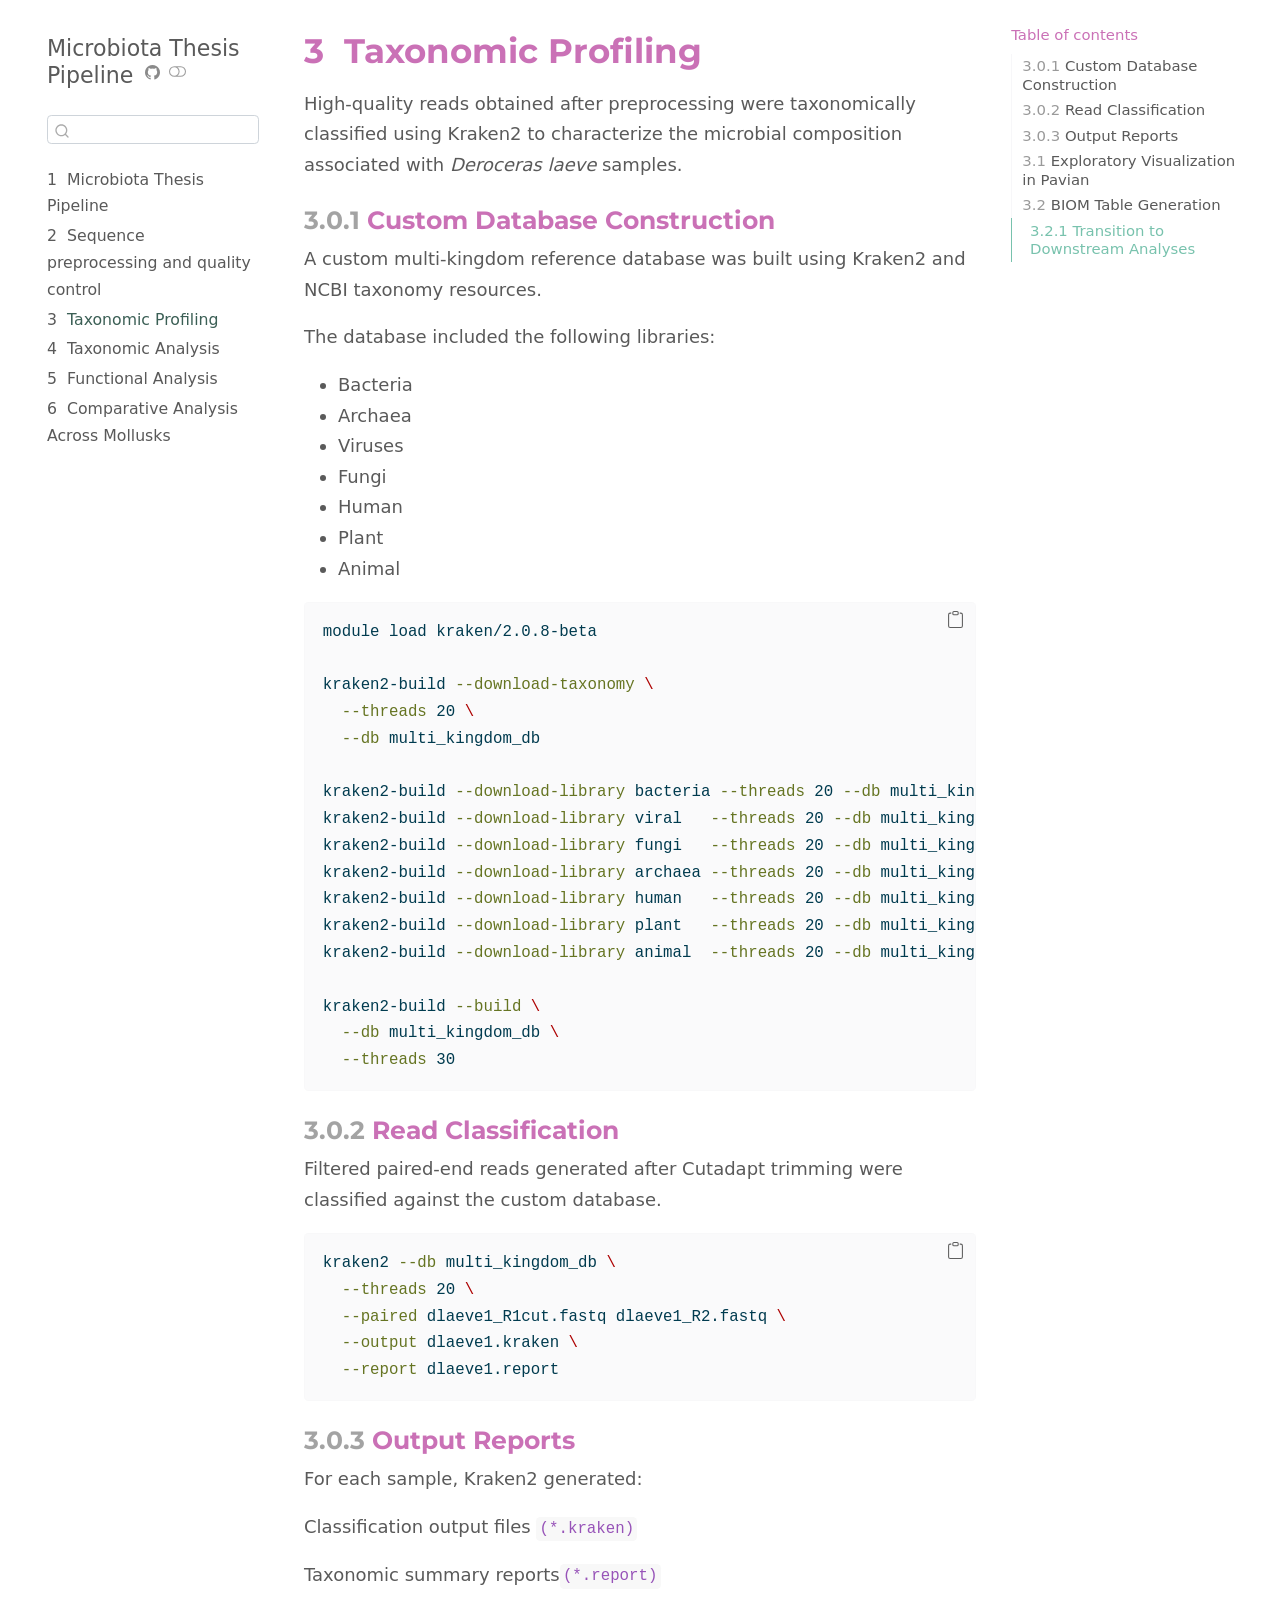
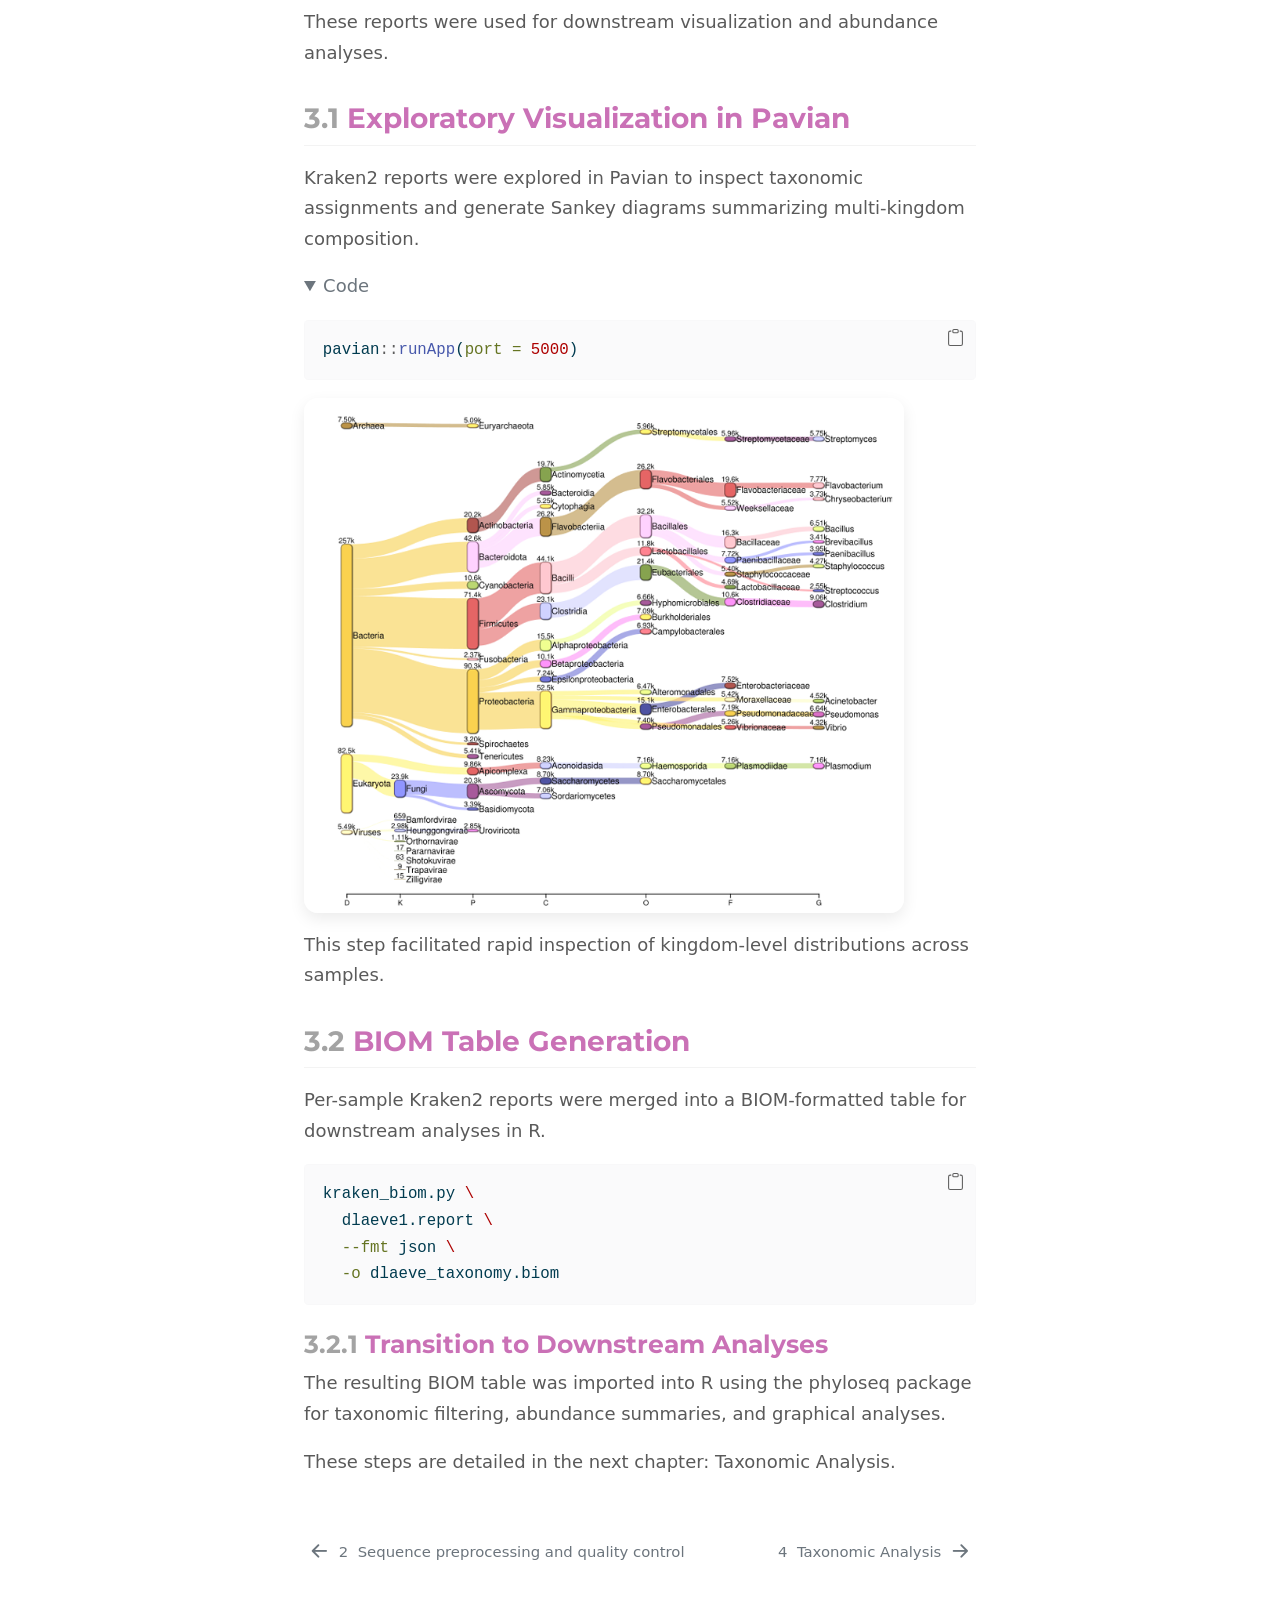
<file: docs/taxonomic_profiling.html>
<!DOCTYPE html>
<html xmlns="http://www.w3.org/1999/xhtml" lang="en" xml:lang="en"><head>

<meta charset="utf-8">
<meta name="generator" content="quarto-1.3.353">

<meta name="viewport" content="width=device-width, initial-scale=1.0, user-scalable=yes">


<title>Microbiota Thesis Pipeline - 3&nbsp; Taxonomic Profiling</title>
<style>
code{white-space: pre-wrap;}
span.smallcaps{font-variant: small-caps;}
div.columns{display: flex; gap: min(4vw, 1.5em);}
div.column{flex: auto; overflow-x: auto;}
div.hanging-indent{margin-left: 1.5em; text-indent: -1.5em;}
ul.task-list{list-style: none;}
ul.task-list li input[type="checkbox"] {
  width: 0.8em;
  margin: 0 0.8em 0.2em -1em; /* quarto-specific, see https://github.com/quarto-dev/quarto-cli/issues/4556 */ 
  vertical-align: middle;
}
/* CSS for syntax highlighting */
pre > code.sourceCode { white-space: pre; position: relative; }
pre > code.sourceCode > span { display: inline-block; line-height: 1.25; }
pre > code.sourceCode > span:empty { height: 1.2em; }
.sourceCode { overflow: visible; }
code.sourceCode > span { color: inherit; text-decoration: inherit; }
div.sourceCode { margin: 1em 0; }
pre.sourceCode { margin: 0; }
@media screen {
div.sourceCode { overflow: auto; }
}
@media print {
pre > code.sourceCode { white-space: pre-wrap; }
pre > code.sourceCode > span { text-indent: -5em; padding-left: 5em; }
}
pre.numberSource code
  { counter-reset: source-line 0; }
pre.numberSource code > span
  { position: relative; left: -4em; counter-increment: source-line; }
pre.numberSource code > span > a:first-child::before
  { content: counter(source-line);
    position: relative; left: -1em; text-align: right; vertical-align: baseline;
    border: none; display: inline-block;
    -webkit-touch-callout: none; -webkit-user-select: none;
    -khtml-user-select: none; -moz-user-select: none;
    -ms-user-select: none; user-select: none;
    padding: 0 4px; width: 4em;
  }
pre.numberSource { margin-left: 3em;  padding-left: 4px; }
div.sourceCode
  {   }
@media screen {
pre > code.sourceCode > span > a:first-child::before { text-decoration: underline; }
}
</style>


<script src="site_libs/quarto-nav/quarto-nav.js"></script>
<script src="site_libs/quarto-nav/headroom.min.js"></script>
<script src="site_libs/clipboard/clipboard.min.js"></script>
<script src="site_libs/quarto-search/autocomplete.umd.js"></script>
<script src="site_libs/quarto-search/fuse.min.js"></script>
<script src="site_libs/quarto-search/quarto-search.js"></script>
<meta name="quarto:offset" content="./">
<link href="./taxonomic_analysis.html" rel="next">
<link href="./preprocessing.html" rel="prev">
<link href="./favicon.png" rel="icon" type="image/png">
<script src="site_libs/quarto-html/quarto.js"></script>
<script src="site_libs/quarto-html/popper.min.js"></script>
<script src="site_libs/quarto-html/tippy.umd.min.js"></script>
<script src="site_libs/quarto-html/anchor.min.js"></script>
<link href="site_libs/quarto-html/tippy.css" rel="stylesheet">
<link href="site_libs/quarto-html/quarto-syntax-highlighting.css" rel="stylesheet" class="quarto-color-scheme" id="quarto-text-highlighting-styles">
<link href="site_libs/quarto-html/quarto-syntax-highlighting-dark.css" rel="prefetch" class="quarto-color-scheme quarto-color-alternate" id="quarto-text-highlighting-styles">
<script src="site_libs/bootstrap/bootstrap.min.js"></script>
<link href="site_libs/bootstrap/bootstrap-icons.css" rel="stylesheet">
<link href="site_libs/bootstrap/bootstrap.min.css" rel="stylesheet" class="quarto-color-scheme" id="quarto-bootstrap" data-mode="light">
<link href="site_libs/bootstrap/bootstrap-dark.min.css" rel="prefetch" class="quarto-color-scheme quarto-color-alternate" id="quarto-bootstrap" data-mode="dark">
<script id="quarto-search-options" type="application/json">{
  "location": "sidebar",
  "copy-button": false,
  "collapse-after": 3,
  "panel-placement": "start",
  "type": "textbox",
  "limit": 20,
  "language": {
    "search-no-results-text": "No results",
    "search-matching-documents-text": "matching documents",
    "search-copy-link-title": "Copy link to search",
    "search-hide-matches-text": "Hide additional matches",
    "search-more-match-text": "more match in this document",
    "search-more-matches-text": "more matches in this document",
    "search-clear-button-title": "Clear",
    "search-detached-cancel-button-title": "Cancel",
    "search-submit-button-title": "Submit"
  }
}</script>
<style>html{ scroll-behavior: smooth; }</style>


<link rel="stylesheet" href="styles.css">
</head>

<body class="nav-sidebar floating">

<div id="quarto-search-results"></div>
  <header id="quarto-header" class="headroom fixed-top">
  <nav class="quarto-secondary-nav">
    <div class="container-fluid d-flex">
      <button type="button" class="quarto-btn-toggle btn" data-bs-toggle="collapse" data-bs-target="#quarto-sidebar,#quarto-sidebar-glass" aria-controls="quarto-sidebar" aria-expanded="false" aria-label="Toggle sidebar navigation" onclick="if (window.quartoToggleHeadroom) { window.quartoToggleHeadroom(); }">
        <i class="bi bi-layout-text-sidebar-reverse"></i>
      </button>
      <nav class="quarto-page-breadcrumbs" aria-label="breadcrumb"><ol class="breadcrumb"><li class="breadcrumb-item"><a href="./taxonomic_profiling.html"><span class="chapter-number">3</span>&nbsp; <span class="chapter-title">Taxonomic Profiling</span></a></li></ol></nav>
      <a class="flex-grow-1" role="button" data-bs-toggle="collapse" data-bs-target="#quarto-sidebar,#quarto-sidebar-glass" aria-controls="quarto-sidebar" aria-expanded="false" aria-label="Toggle sidebar navigation" onclick="if (window.quartoToggleHeadroom) { window.quartoToggleHeadroom(); }">      
      </a>
      <button type="button" class="btn quarto-search-button" aria-label="Search" onclick="window.quartoOpenSearch();">
        <i class="bi bi-search"></i>
      </button>
    </div>
  </nav>
</header>
<!-- content -->
<div id="quarto-content" class="quarto-container page-columns page-rows-contents page-layout-article">
<!-- sidebar -->
  <nav id="quarto-sidebar" class="sidebar collapse collapse-horizontal sidebar-navigation floating overflow-auto">
    <div class="pt-lg-2 mt-2 text-left sidebar-header">
    <div class="sidebar-title mb-0 py-0">
      <a href="./">Microbiota Thesis Pipeline</a> 
        <div class="sidebar-tools-main">
    <a href="https://github.com/Mayfm/Microbiota-thesis-pipeline" title="Source Code" class="quarto-navigation-tool px-1" aria-label="Source Code"><i class="bi bi-github"></i></a>
  <a href="" class="quarto-color-scheme-toggle quarto-navigation-tool  px-1" onclick="window.quartoToggleColorScheme(); return false;" title="Toggle dark mode"><i class="bi"></i></a>
</div>
    </div>
      </div>
        <div class="mt-2 flex-shrink-0 align-items-center">
        <div class="sidebar-search">
        <div id="quarto-search" class="" title="Search"></div>
        </div>
        </div>
    <div class="sidebar-menu-container"> 
    <ul class="list-unstyled mt-1">
        <li class="sidebar-item">
  <div class="sidebar-item-container"> 
  <a href="./index.html" class="sidebar-item-text sidebar-link">
 <span class="menu-text"><span class="chapter-number">1</span>&nbsp; <span class="chapter-title">Microbiota Thesis Pipeline</span></span></a>
  </div>
</li>
        <li class="sidebar-item">
  <div class="sidebar-item-container"> 
  <a href="./preprocessing.html" class="sidebar-item-text sidebar-link">
 <span class="menu-text"><span class="chapter-number">2</span>&nbsp; <span class="chapter-title">Sequence preprocessing and quality control</span></span></a>
  </div>
</li>
        <li class="sidebar-item">
  <div class="sidebar-item-container"> 
  <a href="./taxonomic_profiling.html" class="sidebar-item-text sidebar-link active">
 <span class="menu-text"><span class="chapter-number">3</span>&nbsp; <span class="chapter-title">Taxonomic Profiling</span></span></a>
  </div>
</li>
        <li class="sidebar-item">
  <div class="sidebar-item-container"> 
  <a href="./taxonomic_analysis.html" class="sidebar-item-text sidebar-link">
 <span class="menu-text"><span class="chapter-number">4</span>&nbsp; <span class="chapter-title">Taxonomic Analysis</span></span></a>
  </div>
</li>
        <li class="sidebar-item">
  <div class="sidebar-item-container"> 
  <a href="./functional_analysis.html" class="sidebar-item-text sidebar-link">
 <span class="menu-text"><span class="chapter-number">5</span>&nbsp; <span class="chapter-title">Functional Analysis</span></span></a>
  </div>
</li>
        <li class="sidebar-item">
  <div class="sidebar-item-container"> 
  <a href="./comparative_analysis.html" class="sidebar-item-text sidebar-link">
 <span class="menu-text"><span class="chapter-number">6</span>&nbsp; <span class="chapter-title">Comparative Analysis Across Mollusks</span></span></a>
  </div>
</li>
    </ul>
    </div>
</nav>
<div id="quarto-sidebar-glass" data-bs-toggle="collapse" data-bs-target="#quarto-sidebar,#quarto-sidebar-glass"></div>
<!-- margin-sidebar -->
    <div id="quarto-margin-sidebar" class="sidebar margin-sidebar">
        <nav id="TOC" role="doc-toc" class="toc-active">
    <h2 id="toc-title">Table of contents</h2>
   
  <ul>
  <li><a href="#custom-database-construction" id="toc-custom-database-construction" class="nav-link active" data-scroll-target="#custom-database-construction"><span class="header-section-number">3.0.1</span> Custom Database Construction</a></li>
  <li><a href="#read-classification" id="toc-read-classification" class="nav-link" data-scroll-target="#read-classification"><span class="header-section-number">3.0.2</span> Read Classification</a></li>
  <li><a href="#output-reports" id="toc-output-reports" class="nav-link" data-scroll-target="#output-reports"><span class="header-section-number">3.0.3</span> Output Reports</a></li>
  <li><a href="#exploratory-visualization-in-pavian" id="toc-exploratory-visualization-in-pavian" class="nav-link" data-scroll-target="#exploratory-visualization-in-pavian"><span class="header-section-number">3.1</span> Exploratory Visualization in Pavian</a></li>
  <li><a href="#biom-table-generation" id="toc-biom-table-generation" class="nav-link" data-scroll-target="#biom-table-generation"><span class="header-section-number">3.2</span> BIOM Table Generation</a>
  <ul>
  <li><a href="#transition-to-downstream-analyses" id="toc-transition-to-downstream-analyses" class="nav-link" data-scroll-target="#transition-to-downstream-analyses"><span class="header-section-number">3.2.1</span> Transition to Downstream Analyses</a></li>
  </ul></li>
  </ul>
</nav>
    </div>
<!-- main -->
<main class="content" id="quarto-document-content">

<header id="title-block-header" class="quarto-title-block default">
<div class="quarto-title">
<h1 class="title"><span class="chapter-number">3</span>&nbsp; <span class="chapter-title">Taxonomic Profiling</span></h1>
</div>



<div class="quarto-title-meta">

    
  
    
  </div>
  

</header>

<p>High-quality reads obtained after preprocessing were taxonomically classified using Kraken2 to characterize the microbial composition associated with <em>Deroceras laeve</em> samples.</p>
<section id="custom-database-construction" class="level3" data-number="3.0.1">
<h3 data-number="3.0.1" class="anchored" data-anchor-id="custom-database-construction"><span class="header-section-number">3.0.1</span> Custom Database Construction</h3>
<p>A custom multi-kingdom reference database was built using Kraken2 and NCBI taxonomy resources.</p>
<p>The database included the following libraries:</p>
<ul>
<li>Bacteria<br>
</li>
<li>Archaea<br>
</li>
<li>Viruses<br>
</li>
<li>Fungi<br>
</li>
<li>Human<br>
</li>
<li>Plant<br>
</li>
<li>Animal</li>
</ul>
<div class="sourceCode" id="cb1"><pre class="sourceCode bash code-with-copy"><code class="sourceCode bash"><span id="cb1-1"><a href="#cb1-1" aria-hidden="true" tabindex="-1"></a><span class="ex">module</span> load kraken/2.0.8-beta</span>
<span id="cb1-2"><a href="#cb1-2" aria-hidden="true" tabindex="-1"></a></span>
<span id="cb1-3"><a href="#cb1-3" aria-hidden="true" tabindex="-1"></a><span class="ex">kraken2-build</span> <span class="at">--download-taxonomy</span> <span class="dt">\</span></span>
<span id="cb1-4"><a href="#cb1-4" aria-hidden="true" tabindex="-1"></a>  <span class="at">--threads</span> 20 <span class="dt">\</span></span>
<span id="cb1-5"><a href="#cb1-5" aria-hidden="true" tabindex="-1"></a>  <span class="at">--db</span> multi_kingdom_db</span>
<span id="cb1-6"><a href="#cb1-6" aria-hidden="true" tabindex="-1"></a></span>
<span id="cb1-7"><a href="#cb1-7" aria-hidden="true" tabindex="-1"></a><span class="ex">kraken2-build</span> <span class="at">--download-library</span> bacteria <span class="at">--threads</span> 20 <span class="at">--db</span> multi_kingdom_db</span>
<span id="cb1-8"><a href="#cb1-8" aria-hidden="true" tabindex="-1"></a><span class="ex">kraken2-build</span> <span class="at">--download-library</span> viral   <span class="at">--threads</span> 20 <span class="at">--db</span> multi_kingdom_db</span>
<span id="cb1-9"><a href="#cb1-9" aria-hidden="true" tabindex="-1"></a><span class="ex">kraken2-build</span> <span class="at">--download-library</span> fungi   <span class="at">--threads</span> 20 <span class="at">--db</span> multi_kingdom_db</span>
<span id="cb1-10"><a href="#cb1-10" aria-hidden="true" tabindex="-1"></a><span class="ex">kraken2-build</span> <span class="at">--download-library</span> archaea <span class="at">--threads</span> 20 <span class="at">--db</span> multi_kingdom_db</span>
<span id="cb1-11"><a href="#cb1-11" aria-hidden="true" tabindex="-1"></a><span class="ex">kraken2-build</span> <span class="at">--download-library</span> human   <span class="at">--threads</span> 20 <span class="at">--db</span> multi_kingdom_db</span>
<span id="cb1-12"><a href="#cb1-12" aria-hidden="true" tabindex="-1"></a><span class="ex">kraken2-build</span> <span class="at">--download-library</span> plant   <span class="at">--threads</span> 20 <span class="at">--db</span> multi_kingdom_db</span>
<span id="cb1-13"><a href="#cb1-13" aria-hidden="true" tabindex="-1"></a><span class="ex">kraken2-build</span> <span class="at">--download-library</span> animal  <span class="at">--threads</span> 20 <span class="at">--db</span> multi_kingdom_db</span>
<span id="cb1-14"><a href="#cb1-14" aria-hidden="true" tabindex="-1"></a></span>
<span id="cb1-15"><a href="#cb1-15" aria-hidden="true" tabindex="-1"></a><span class="ex">kraken2-build</span> <span class="at">--build</span> <span class="dt">\</span></span>
<span id="cb1-16"><a href="#cb1-16" aria-hidden="true" tabindex="-1"></a>  <span class="at">--db</span> multi_kingdom_db <span class="dt">\</span></span>
<span id="cb1-17"><a href="#cb1-17" aria-hidden="true" tabindex="-1"></a>  <span class="at">--threads</span> 30</span></code><button title="Copy to Clipboard" class="code-copy-button"><i class="bi"></i></button></pre></div>
</section>
<section id="read-classification" class="level3" data-number="3.0.2">
<h3 data-number="3.0.2" class="anchored" data-anchor-id="read-classification"><span class="header-section-number">3.0.2</span> Read Classification</h3>
<p>Filtered paired-end reads generated after Cutadapt trimming were classified against the custom database.</p>
<div class="sourceCode" id="cb2"><pre class="sourceCode bash code-with-copy"><code class="sourceCode bash"><span id="cb2-1"><a href="#cb2-1" aria-hidden="true" tabindex="-1"></a><span class="ex">kraken2</span> <span class="at">--db</span> multi_kingdom_db <span class="dt">\</span></span>
<span id="cb2-2"><a href="#cb2-2" aria-hidden="true" tabindex="-1"></a>  <span class="at">--threads</span> 20 <span class="dt">\</span></span>
<span id="cb2-3"><a href="#cb2-3" aria-hidden="true" tabindex="-1"></a>  <span class="at">--paired</span> dlaeve1_R1cut.fastq dlaeve1_R2.fastq <span class="dt">\</span></span>
<span id="cb2-4"><a href="#cb2-4" aria-hidden="true" tabindex="-1"></a>  <span class="at">--output</span> dlaeve1.kraken <span class="dt">\</span></span>
<span id="cb2-5"><a href="#cb2-5" aria-hidden="true" tabindex="-1"></a>  <span class="at">--report</span> dlaeve1.report</span></code><button title="Copy to Clipboard" class="code-copy-button"><i class="bi"></i></button></pre></div>
</section>
<section id="output-reports" class="level3" data-number="3.0.3">
<h3 data-number="3.0.3" class="anchored" data-anchor-id="output-reports"><span class="header-section-number">3.0.3</span> Output Reports</h3>
<p>For each sample, Kraken2 generated:</p>
<p>Classification output files <code>(*.kraken)</code></p>
<p>Taxonomic summary reports<code>(*.report)</code></p>
<p>These reports were used for downstream visualization and abundance analyses.</p>
</section>
<section id="exploratory-visualization-in-pavian" class="level2" data-number="3.1">
<h2 data-number="3.1" class="anchored" data-anchor-id="exploratory-visualization-in-pavian"><span class="header-section-number">3.1</span> Exploratory Visualization in Pavian</h2>
<p>Kraken2 reports were explored in Pavian to inspect taxonomic assignments and generate Sankey diagrams summarizing multi-kingdom composition.</p>
<div class="cell">
<details open="">
<summary>Code</summary>
<div class="sourceCode cell-code" id="cb3"><pre class="sourceCode r code-with-copy"><code class="sourceCode r"><span id="cb3-1"><a href="#cb3-1" aria-hidden="true" tabindex="-1"></a>pavian<span class="sc">::</span><span class="fu">runApp</span>(<span class="at">port =</span> <span class="dv">5000</span>)</span></code><button title="Copy to Clipboard" class="code-copy-button"><i class="bi"></i></button></pre></div>
</details>
</div>
<p><img src="figures/pavian.png" class="img-fluid" width="600"></p>
<p>This step facilitated rapid inspection of kingdom-level distributions across samples.</p>
</section>
<section id="biom-table-generation" class="level2" data-number="3.2">
<h2 data-number="3.2" class="anchored" data-anchor-id="biom-table-generation"><span class="header-section-number">3.2</span> BIOM Table Generation</h2>
<p>Per-sample Kraken2 reports were merged into a BIOM-formatted table for downstream analyses in R.</p>
<div class="sourceCode" id="cb4"><pre class="sourceCode bash code-with-copy"><code class="sourceCode bash"><span id="cb4-1"><a href="#cb4-1" aria-hidden="true" tabindex="-1"></a><span class="ex">kraken_biom.py</span> <span class="dt">\</span></span>
<span id="cb4-2"><a href="#cb4-2" aria-hidden="true" tabindex="-1"></a>  dlaeve1.report <span class="dt">\</span></span>
<span id="cb4-3"><a href="#cb4-3" aria-hidden="true" tabindex="-1"></a>  <span class="at">--fmt</span> json <span class="dt">\</span></span>
<span id="cb4-4"><a href="#cb4-4" aria-hidden="true" tabindex="-1"></a>  <span class="at">-o</span> dlaeve_taxonomy.biom</span></code><button title="Copy to Clipboard" class="code-copy-button"><i class="bi"></i></button></pre></div>
<section id="transition-to-downstream-analyses" class="level3" data-number="3.2.1">
<h3 data-number="3.2.1" class="anchored" data-anchor-id="transition-to-downstream-analyses"><span class="header-section-number">3.2.1</span> Transition to Downstream Analyses</h3>
<p>The resulting BIOM table was imported into R using the phyloseq package for taxonomic filtering, abundance summaries, and graphical analyses.</p>
<p>These steps are detailed in the next chapter: Taxonomic Analysis.</p>


</section>
</section>

</main> <!-- /main -->
<script id="quarto-html-after-body" type="application/javascript">
window.document.addEventListener("DOMContentLoaded", function (event) {
  const toggleBodyColorMode = (bsSheetEl) => {
    const mode = bsSheetEl.getAttribute("data-mode");
    const bodyEl = window.document.querySelector("body");
    if (mode === "dark") {
      bodyEl.classList.add("quarto-dark");
      bodyEl.classList.remove("quarto-light");
    } else {
      bodyEl.classList.add("quarto-light");
      bodyEl.classList.remove("quarto-dark");
    }
  }
  const toggleBodyColorPrimary = () => {
    const bsSheetEl = window.document.querySelector("link#quarto-bootstrap");
    if (bsSheetEl) {
      toggleBodyColorMode(bsSheetEl);
    }
  }
  toggleBodyColorPrimary();  
  const disableStylesheet = (stylesheets) => {
    for (let i=0; i < stylesheets.length; i++) {
      const stylesheet = stylesheets[i];
      stylesheet.rel = 'prefetch';
    }
  }
  const enableStylesheet = (stylesheets) => {
    for (let i=0; i < stylesheets.length; i++) {
      const stylesheet = stylesheets[i];
      stylesheet.rel = 'stylesheet';
    }
  }
  const manageTransitions = (selector, allowTransitions) => {
    const els = window.document.querySelectorAll(selector);
    for (let i=0; i < els.length; i++) {
      const el = els[i];
      if (allowTransitions) {
        el.classList.remove('notransition');
      } else {
        el.classList.add('notransition');
      }
    }
  }
  const toggleColorMode = (alternate) => {
    // Switch the stylesheets
    const alternateStylesheets = window.document.querySelectorAll('link.quarto-color-scheme.quarto-color-alternate');
    manageTransitions('#quarto-margin-sidebar .nav-link', false);
    if (alternate) {
      enableStylesheet(alternateStylesheets);
      for (const sheetNode of alternateStylesheets) {
        if (sheetNode.id === "quarto-bootstrap") {
          toggleBodyColorMode(sheetNode);
        }
      }
    } else {
      disableStylesheet(alternateStylesheets);
      toggleBodyColorPrimary();
    }
    manageTransitions('#quarto-margin-sidebar .nav-link', true);
    // Switch the toggles
    const toggles = window.document.querySelectorAll('.quarto-color-scheme-toggle');
    for (let i=0; i < toggles.length; i++) {
      const toggle = toggles[i];
      if (toggle) {
        if (alternate) {
          toggle.classList.add("alternate");     
        } else {
          toggle.classList.remove("alternate");
        }
      }
    }
    // Hack to workaround the fact that safari doesn't
    // properly recolor the scrollbar when toggling (#1455)
    if (navigator.userAgent.indexOf('Safari') > 0 && navigator.userAgent.indexOf('Chrome') == -1) {
      manageTransitions("body", false);
      window.scrollTo(0, 1);
      setTimeout(() => {
        window.scrollTo(0, 0);
        manageTransitions("body", true);
      }, 40);  
    }
  }
  const isFileUrl = () => { 
    return window.location.protocol === 'file:';
  }
  const hasAlternateSentinel = () => {  
    let styleSentinel = getColorSchemeSentinel();
    if (styleSentinel !== null) {
      return styleSentinel === "alternate";
    } else {
      return false;
    }
  }
  const setStyleSentinel = (alternate) => {
    const value = alternate ? "alternate" : "default";
    if (!isFileUrl()) {
      window.localStorage.setItem("quarto-color-scheme", value);
    } else {
      localAlternateSentinel = value;
    }
  }
  const getColorSchemeSentinel = () => {
    if (!isFileUrl()) {
      const storageValue = window.localStorage.getItem("quarto-color-scheme");
      return storageValue != null ? storageValue : localAlternateSentinel;
    } else {
      return localAlternateSentinel;
    }
  }
  let localAlternateSentinel = 'default';
  // Dark / light mode switch
  window.quartoToggleColorScheme = () => {
    // Read the current dark / light value 
    let toAlternate = !hasAlternateSentinel();
    toggleColorMode(toAlternate);
    setStyleSentinel(toAlternate);
  };
  // Ensure there is a toggle, if there isn't float one in the top right
  if (window.document.querySelector('.quarto-color-scheme-toggle') === null) {
    const a = window.document.createElement('a');
    a.classList.add('top-right');
    a.classList.add('quarto-color-scheme-toggle');
    a.href = "";
    a.onclick = function() { try { window.quartoToggleColorScheme(); } catch {} return false; };
    const i = window.document.createElement("i");
    i.classList.add('bi');
    a.appendChild(i);
    window.document.body.appendChild(a);
  }
  // Switch to dark mode if need be
  if (hasAlternateSentinel()) {
    toggleColorMode(true);
  } else {
    toggleColorMode(false);
  }
  const icon = "";
  const anchorJS = new window.AnchorJS();
  anchorJS.options = {
    placement: 'right',
    icon: icon
  };
  anchorJS.add('.anchored');
  const isCodeAnnotation = (el) => {
    for (const clz of el.classList) {
      if (clz.startsWith('code-annotation-')) {                     
        return true;
      }
    }
    return false;
  }
  const clipboard = new window.ClipboardJS('.code-copy-button', {
    text: function(trigger) {
      const codeEl = trigger.previousElementSibling.cloneNode(true);
      for (const childEl of codeEl.children) {
        if (isCodeAnnotation(childEl)) {
          childEl.remove();
        }
      }
      return codeEl.innerText;
    }
  });
  clipboard.on('success', function(e) {
    // button target
    const button = e.trigger;
    // don't keep focus
    button.blur();
    // flash "checked"
    button.classList.add('code-copy-button-checked');
    var currentTitle = button.getAttribute("title");
    button.setAttribute("title", "Copied!");
    let tooltip;
    if (window.bootstrap) {
      button.setAttribute("data-bs-toggle", "tooltip");
      button.setAttribute("data-bs-placement", "left");
      button.setAttribute("data-bs-title", "Copied!");
      tooltip = new bootstrap.Tooltip(button, 
        { trigger: "manual", 
          customClass: "code-copy-button-tooltip",
          offset: [0, -8]});
      tooltip.show();    
    }
    setTimeout(function() {
      if (tooltip) {
        tooltip.hide();
        button.removeAttribute("data-bs-title");
        button.removeAttribute("data-bs-toggle");
        button.removeAttribute("data-bs-placement");
      }
      button.setAttribute("title", currentTitle);
      button.classList.remove('code-copy-button-checked');
    }, 1000);
    // clear code selection
    e.clearSelection();
  });
  function tippyHover(el, contentFn) {
    const config = {
      allowHTML: true,
      content: contentFn,
      maxWidth: 500,
      delay: 100,
      arrow: false,
      appendTo: function(el) {
          return el.parentElement;
      },
      interactive: true,
      interactiveBorder: 10,
      theme: 'quarto',
      placement: 'bottom-start'
    };
    window.tippy(el, config); 
  }
  const noterefs = window.document.querySelectorAll('a[role="doc-noteref"]');
  for (var i=0; i<noterefs.length; i++) {
    const ref = noterefs[i];
    tippyHover(ref, function() {
      // use id or data attribute instead here
      let href = ref.getAttribute('data-footnote-href') || ref.getAttribute('href');
      try { href = new URL(href).hash; } catch {}
      const id = href.replace(/^#\/?/, "");
      const note = window.document.getElementById(id);
      return note.innerHTML;
    });
  }
      let selectedAnnoteEl;
      const selectorForAnnotation = ( cell, annotation) => {
        let cellAttr = 'data-code-cell="' + cell + '"';
        let lineAttr = 'data-code-annotation="' +  annotation + '"';
        const selector = 'span[' + cellAttr + '][' + lineAttr + ']';
        return selector;
      }
      const selectCodeLines = (annoteEl) => {
        const doc = window.document;
        const targetCell = annoteEl.getAttribute("data-target-cell");
        const targetAnnotation = annoteEl.getAttribute("data-target-annotation");
        const annoteSpan = window.document.querySelector(selectorForAnnotation(targetCell, targetAnnotation));
        const lines = annoteSpan.getAttribute("data-code-lines").split(",");
        const lineIds = lines.map((line) => {
          return targetCell + "-" + line;
        })
        let top = null;
        let height = null;
        let parent = null;
        if (lineIds.length > 0) {
            //compute the position of the single el (top and bottom and make a div)
            const el = window.document.getElementById(lineIds[0]);
            top = el.offsetTop;
            height = el.offsetHeight;
            parent = el.parentElement.parentElement;
          if (lineIds.length > 1) {
            const lastEl = window.document.getElementById(lineIds[lineIds.length - 1]);
            const bottom = lastEl.offsetTop + lastEl.offsetHeight;
            height = bottom - top;
          }
          if (top !== null && height !== null && parent !== null) {
            // cook up a div (if necessary) and position it 
            let div = window.document.getElementById("code-annotation-line-highlight");
            if (div === null) {
              div = window.document.createElement("div");
              div.setAttribute("id", "code-annotation-line-highlight");
              div.style.position = 'absolute';
              parent.appendChild(div);
            }
            div.style.top = top - 2 + "px";
            div.style.height = height + 4 + "px";
            let gutterDiv = window.document.getElementById("code-annotation-line-highlight-gutter");
            if (gutterDiv === null) {
              gutterDiv = window.document.createElement("div");
              gutterDiv.setAttribute("id", "code-annotation-line-highlight-gutter");
              gutterDiv.style.position = 'absolute';
              const codeCell = window.document.getElementById(targetCell);
              const gutter = codeCell.querySelector('.code-annotation-gutter');
              gutter.appendChild(gutterDiv);
            }
            gutterDiv.style.top = top - 2 + "px";
            gutterDiv.style.height = height + 4 + "px";
          }
          selectedAnnoteEl = annoteEl;
        }
      };
      const unselectCodeLines = () => {
        const elementsIds = ["code-annotation-line-highlight", "code-annotation-line-highlight-gutter"];
        elementsIds.forEach((elId) => {
          const div = window.document.getElementById(elId);
          if (div) {
            div.remove();
          }
        });
        selectedAnnoteEl = undefined;
      };
      // Attach click handler to the DT
      const annoteDls = window.document.querySelectorAll('dt[data-target-cell]');
      for (const annoteDlNode of annoteDls) {
        annoteDlNode.addEventListener('click', (event) => {
          const clickedEl = event.target;
          if (clickedEl !== selectedAnnoteEl) {
            unselectCodeLines();
            const activeEl = window.document.querySelector('dt[data-target-cell].code-annotation-active');
            if (activeEl) {
              activeEl.classList.remove('code-annotation-active');
            }
            selectCodeLines(clickedEl);
            clickedEl.classList.add('code-annotation-active');
          } else {
            // Unselect the line
            unselectCodeLines();
            clickedEl.classList.remove('code-annotation-active');
          }
        });
      }
  const findCites = (el) => {
    const parentEl = el.parentElement;
    if (parentEl) {
      const cites = parentEl.dataset.cites;
      if (cites) {
        return {
          el,
          cites: cites.split(' ')
        };
      } else {
        return findCites(el.parentElement)
      }
    } else {
      return undefined;
    }
  };
  var bibliorefs = window.document.querySelectorAll('a[role="doc-biblioref"]');
  for (var i=0; i<bibliorefs.length; i++) {
    const ref = bibliorefs[i];
    const citeInfo = findCites(ref);
    if (citeInfo) {
      tippyHover(citeInfo.el, function() {
        var popup = window.document.createElement('div');
        citeInfo.cites.forEach(function(cite) {
          var citeDiv = window.document.createElement('div');
          citeDiv.classList.add('hanging-indent');
          citeDiv.classList.add('csl-entry');
          var biblioDiv = window.document.getElementById('ref-' + cite);
          if (biblioDiv) {
            citeDiv.innerHTML = biblioDiv.innerHTML;
          }
          popup.appendChild(citeDiv);
        });
        return popup.innerHTML;
      });
    }
  }
    var localhostRegex = new RegExp(/^(?:http|https):\/\/localhost\:?[0-9]*\//);
      var filterRegex = new RegExp('/' + window.location.host + '/');
    var isInternal = (href) => {
        return filterRegex.test(href) || localhostRegex.test(href);
    }
    // Inspect non-navigation links and adorn them if external
 	var links = window.document.querySelectorAll('a[href]:not(.nav-link):not(.navbar-brand):not(.toc-action):not(.sidebar-link):not(.sidebar-item-toggle):not(.pagination-link):not(.no-external):not([aria-hidden]):not(.dropdown-item)');
    for (var i=0; i<links.length; i++) {
      const link = links[i];
      if (!isInternal(link.href)) {
          // target, if specified
          link.setAttribute("target", "_blank");
      }
    }
});
</script>
<nav class="page-navigation">
  <div class="nav-page nav-page-previous">
      <a href="./preprocessing.html" class="pagination-link">
        <i class="bi bi-arrow-left-short"></i> <span class="nav-page-text"><span class="chapter-number">2</span>&nbsp; <span class="chapter-title">Sequence preprocessing and quality control</span></span>
      </a>          
  </div>
  <div class="nav-page nav-page-next">
      <a href="./taxonomic_analysis.html" class="pagination-link">
        <span class="nav-page-text"><span class="chapter-number">4</span>&nbsp; <span class="chapter-title">Taxonomic Analysis</span></span> <i class="bi bi-arrow-right-short"></i>
      </a>
  </div>
</nav>
</div> <!-- /content -->



<script src="site_libs/quarto-html/zenscroll-min.js"></script>
</body></html>
</file>
<file: docs/site_libs/quarto-html/tippy.css>
.tippy-box[data-animation=fade][data-state=hidden]{opacity:0}[data-tippy-root]{max-width:calc(100vw - 10px)}.tippy-box{position:relative;background-color:#333;color:#fff;border-radius:4px;font-size:14px;line-height:1.4;white-space:normal;outline:0;transition-property:transform,visibility,opacity}.tippy-box[data-placement^=top]>.tippy-arrow{bottom:0}.tippy-box[data-placement^=top]>.tippy-arrow:before{bottom:-7px;left:0;border-width:8px 8px 0;border-top-color:initial;transform-origin:center top}.tippy-box[data-placement^=bottom]>.tippy-arrow{top:0}.tippy-box[data-placement^=bottom]>.tippy-arrow:before{top:-7px;left:0;border-width:0 8px 8px;border-bottom-color:initial;transform-origin:center bottom}.tippy-box[data-placement^=left]>.tippy-arrow{right:0}.tippy-box[data-placement^=left]>.tippy-arrow:before{border-width:8px 0 8px 8px;border-left-color:initial;right:-7px;transform-origin:center left}.tippy-box[data-placement^=right]>.tippy-arrow{left:0}.tippy-box[data-placement^=right]>.tippy-arrow:before{left:-7px;border-width:8px 8px 8px 0;border-right-color:initial;transform-origin:center right}.tippy-box[data-inertia][data-state=visible]{transition-timing-function:cubic-bezier(.54,1.5,.38,1.11)}.tippy-arrow{width:16px;height:16px;color:#333}.tippy-arrow:before{content:"";position:absolute;border-color:transparent;border-style:solid}.tippy-content{position:relative;padding:5px 9px;z-index:1}
</file>
<file: docs/site_libs/quarto-html/quarto-syntax-highlighting.css>
/* quarto syntax highlight colors */
:root {
  --quarto-hl-ot-color: #003B4F;
  --quarto-hl-at-color: #657422;
  --quarto-hl-ss-color: #20794D;
  --quarto-hl-an-color: #5E5E5E;
  --quarto-hl-fu-color: #4758AB;
  --quarto-hl-st-color: #20794D;
  --quarto-hl-cf-color: #003B4F;
  --quarto-hl-op-color: #5E5E5E;
  --quarto-hl-er-color: #AD0000;
  --quarto-hl-bn-color: #AD0000;
  --quarto-hl-al-color: #AD0000;
  --quarto-hl-va-color: #111111;
  --quarto-hl-bu-color: inherit;
  --quarto-hl-ex-color: inherit;
  --quarto-hl-pp-color: #AD0000;
  --quarto-hl-in-color: #5E5E5E;
  --quarto-hl-vs-color: #20794D;
  --quarto-hl-wa-color: #5E5E5E;
  --quarto-hl-do-color: #5E5E5E;
  --quarto-hl-im-color: #00769E;
  --quarto-hl-ch-color: #20794D;
  --quarto-hl-dt-color: #AD0000;
  --quarto-hl-fl-color: #AD0000;
  --quarto-hl-co-color: #5E5E5E;
  --quarto-hl-cv-color: #5E5E5E;
  --quarto-hl-cn-color: #8f5902;
  --quarto-hl-sc-color: #5E5E5E;
  --quarto-hl-dv-color: #AD0000;
  --quarto-hl-kw-color: #003B4F;
}

/* other quarto variables */
:root {
  --quarto-font-monospace: SFMono-Regular, Menlo, Monaco, Consolas, "Liberation Mono", "Courier New", monospace;
}

pre > code.sourceCode > span {
  color: #003B4F;
}

code span {
  color: #003B4F;
}

code.sourceCode > span {
  color: #003B4F;
}

div.sourceCode,
div.sourceCode pre.sourceCode {
  color: #003B4F;
}

code span.ot {
  color: #003B4F;
  font-style: inherit;
}

code span.at {
  color: #657422;
  font-style: inherit;
}

code span.ss {
  color: #20794D;
  font-style: inherit;
}

code span.an {
  color: #5E5E5E;
  font-style: inherit;
}

code span.fu {
  color: #4758AB;
  font-style: inherit;
}

code span.st {
  color: #20794D;
  font-style: inherit;
}

code span.cf {
  color: #003B4F;
  font-style: inherit;
}

code span.op {
  color: #5E5E5E;
  font-style: inherit;
}

code span.er {
  color: #AD0000;
  font-style: inherit;
}

code span.bn {
  color: #AD0000;
  font-style: inherit;
}

code span.al {
  color: #AD0000;
  font-style: inherit;
}

code span.va {
  color: #111111;
  font-style: inherit;
}

code span.bu {
  font-style: inherit;
}

code span.ex {
  font-style: inherit;
}

code span.pp {
  color: #AD0000;
  font-style: inherit;
}

code span.in {
  color: #5E5E5E;
  font-style: inherit;
}

code span.vs {
  color: #20794D;
  font-style: inherit;
}

code span.wa {
  color: #5E5E5E;
  font-style: italic;
}

code span.do {
  color: #5E5E5E;
  font-style: italic;
}

code span.im {
  color: #00769E;
  font-style: inherit;
}

code span.ch {
  color: #20794D;
  font-style: inherit;
}

code span.dt {
  color: #AD0000;
  font-style: inherit;
}

code span.fl {
  color: #AD0000;
  font-style: inherit;
}

code span.co {
  color: #5E5E5E;
  font-style: inherit;
}

code span.cv {
  color: #5E5E5E;
  font-style: italic;
}

code span.cn {
  color: #8f5902;
  font-style: inherit;
}

code span.sc {
  color: #5E5E5E;
  font-style: inherit;
}

code span.dv {
  color: #AD0000;
  font-style: inherit;
}

code span.kw {
  color: #003B4F;
  font-style: inherit;
}

.prevent-inlining {
  content: "</";
}

/*# sourceMappingURL=debc5d5d77c3f9108843748ff7464032.css.map */
</file>
<file: docs/site_libs/quarto-html/quarto-syntax-highlighting-dark.css>
/* quarto syntax highlight colors */
:root {
  --quarto-hl-al-color: #f07178;
  --quarto-hl-an-color: #d4d0ab;
  --quarto-hl-at-color: #00e0e0;
  --quarto-hl-bn-color: #d4d0ab;
  --quarto-hl-bu-color: #abe338;
  --quarto-hl-ch-color: #abe338;
  --quarto-hl-co-color: #f8f8f2;
  --quarto-hl-cv-color: #ffd700;
  --quarto-hl-cn-color: #ffd700;
  --quarto-hl-cf-color: #ffa07a;
  --quarto-hl-dt-color: #ffa07a;
  --quarto-hl-dv-color: #d4d0ab;
  --quarto-hl-do-color: #f8f8f2;
  --quarto-hl-er-color: #f07178;
  --quarto-hl-ex-color: #00e0e0;
  --quarto-hl-fl-color: #d4d0ab;
  --quarto-hl-fu-color: #ffa07a;
  --quarto-hl-im-color: #abe338;
  --quarto-hl-in-color: #d4d0ab;
  --quarto-hl-kw-color: #ffa07a;
  --quarto-hl-op-color: #ffa07a;
  --quarto-hl-ot-color: #00e0e0;
  --quarto-hl-pp-color: #dcc6e0;
  --quarto-hl-re-color: #00e0e0;
  --quarto-hl-sc-color: #abe338;
  --quarto-hl-ss-color: #abe338;
  --quarto-hl-st-color: #abe338;
  --quarto-hl-va-color: #00e0e0;
  --quarto-hl-vs-color: #abe338;
  --quarto-hl-wa-color: #dcc6e0;
}

/* other quarto variables */
:root {
  --quarto-font-monospace: SFMono-Regular, Menlo, Monaco, Consolas, "Liberation Mono", "Courier New", monospace;
}

code span.al {
  background-color: #2a0f15;
  font-weight: bold;
  color: #f07178;
}

code span.an {
  color: #d4d0ab;
}

code span.at {
  color: #00e0e0;
}

code span.bn {
  color: #d4d0ab;
}

code span.bu {
  color: #abe338;
}

code span.ch {
  color: #abe338;
}

code span.co {
  font-style: italic;
  color: #f8f8f2;
}

code span.cv {
  color: #ffd700;
}

code span.cn {
  color: #ffd700;
}

code span.cf {
  font-weight: bold;
  color: #ffa07a;
}

code span.dt {
  color: #ffa07a;
}

code span.dv {
  color: #d4d0ab;
}

code span.do {
  color: #f8f8f2;
}

code span.er {
  color: #f07178;
  text-decoration: underline;
}

code span.ex {
  font-weight: bold;
  color: #00e0e0;
}

code span.fl {
  color: #d4d0ab;
}

code span.fu {
  color: #ffa07a;
}

code span.im {
  color: #abe338;
}

code span.in {
  color: #d4d0ab;
}

code span.kw {
  font-weight: bold;
  color: #ffa07a;
}

pre > code.sourceCode > span {
  color: #f8f8f2;
}

code span {
  color: #f8f8f2;
}

code.sourceCode > span {
  color: #f8f8f2;
}

div.sourceCode,
div.sourceCode pre.sourceCode {
  color: #f8f8f2;
}

code span.op {
  color: #ffa07a;
}

code span.ot {
  color: #00e0e0;
}

code span.pp {
  color: #dcc6e0;
}

code span.re {
  background-color: #f8f8f2;
  color: #00e0e0;
}

code span.sc {
  color: #abe338;
}

code span.ss {
  color: #abe338;
}

code span.st {
  color: #abe338;
}

code span.va {
  color: #00e0e0;
}

code span.vs {
  color: #abe338;
}

code span.wa {
  color: #dcc6e0;
}

.prevent-inlining {
  content: "</";
}

/*# sourceMappingURL=935a306eefa94366c21e1a970dddb765.css.map */
</file>
<file: docs/styles.css>
/* ------------------ */
/* General text */
/* ------------------ */
body {
  font-size: 18px;
  line-height: 1.7;
}

/* ------------------ */
/* Titles */
/* ------------------ */
h1, h2, h3, h4 {
  color: #C562AF;
  font-weight: 700;
}

/* ------------------ */
/* Main page title */
/* ------------------ */
.quarto-title-banner {
  background: linear-gradient(to right, #dff6e4, #ffffff);
  border-radius: 16px;
  padding: 1.2rem;
  margin-bottom: 1rem;
}

/* ------------------ */
/* Sidebar */
/* ------------------ */
.sidebar nav {
  font-size: 0.96rem;
}

.sidebar .sidebar-title {
  font-weight: bold;
}

/* ------------------ */
/* Links */
/* ------------------ */
a {
  font-weight: 500;
}

/* ------------------ */
/* Images */
/* ------------------ */
img {
  border-radius: 14px;
  box-shadow: 0 6px 16px rgba(0,0,0,0.08);
}

/* ------------------ */
/* Code blocks */
/* ------------------ */
pre.sourceCode {
  border-radius: 12px;
  padding: 0.8rem;
}

/* ------------------ */
/* Tables */
/* ------------------ */
table {
  border-radius: 10px;
  overflow: hidden;
}
</file>
